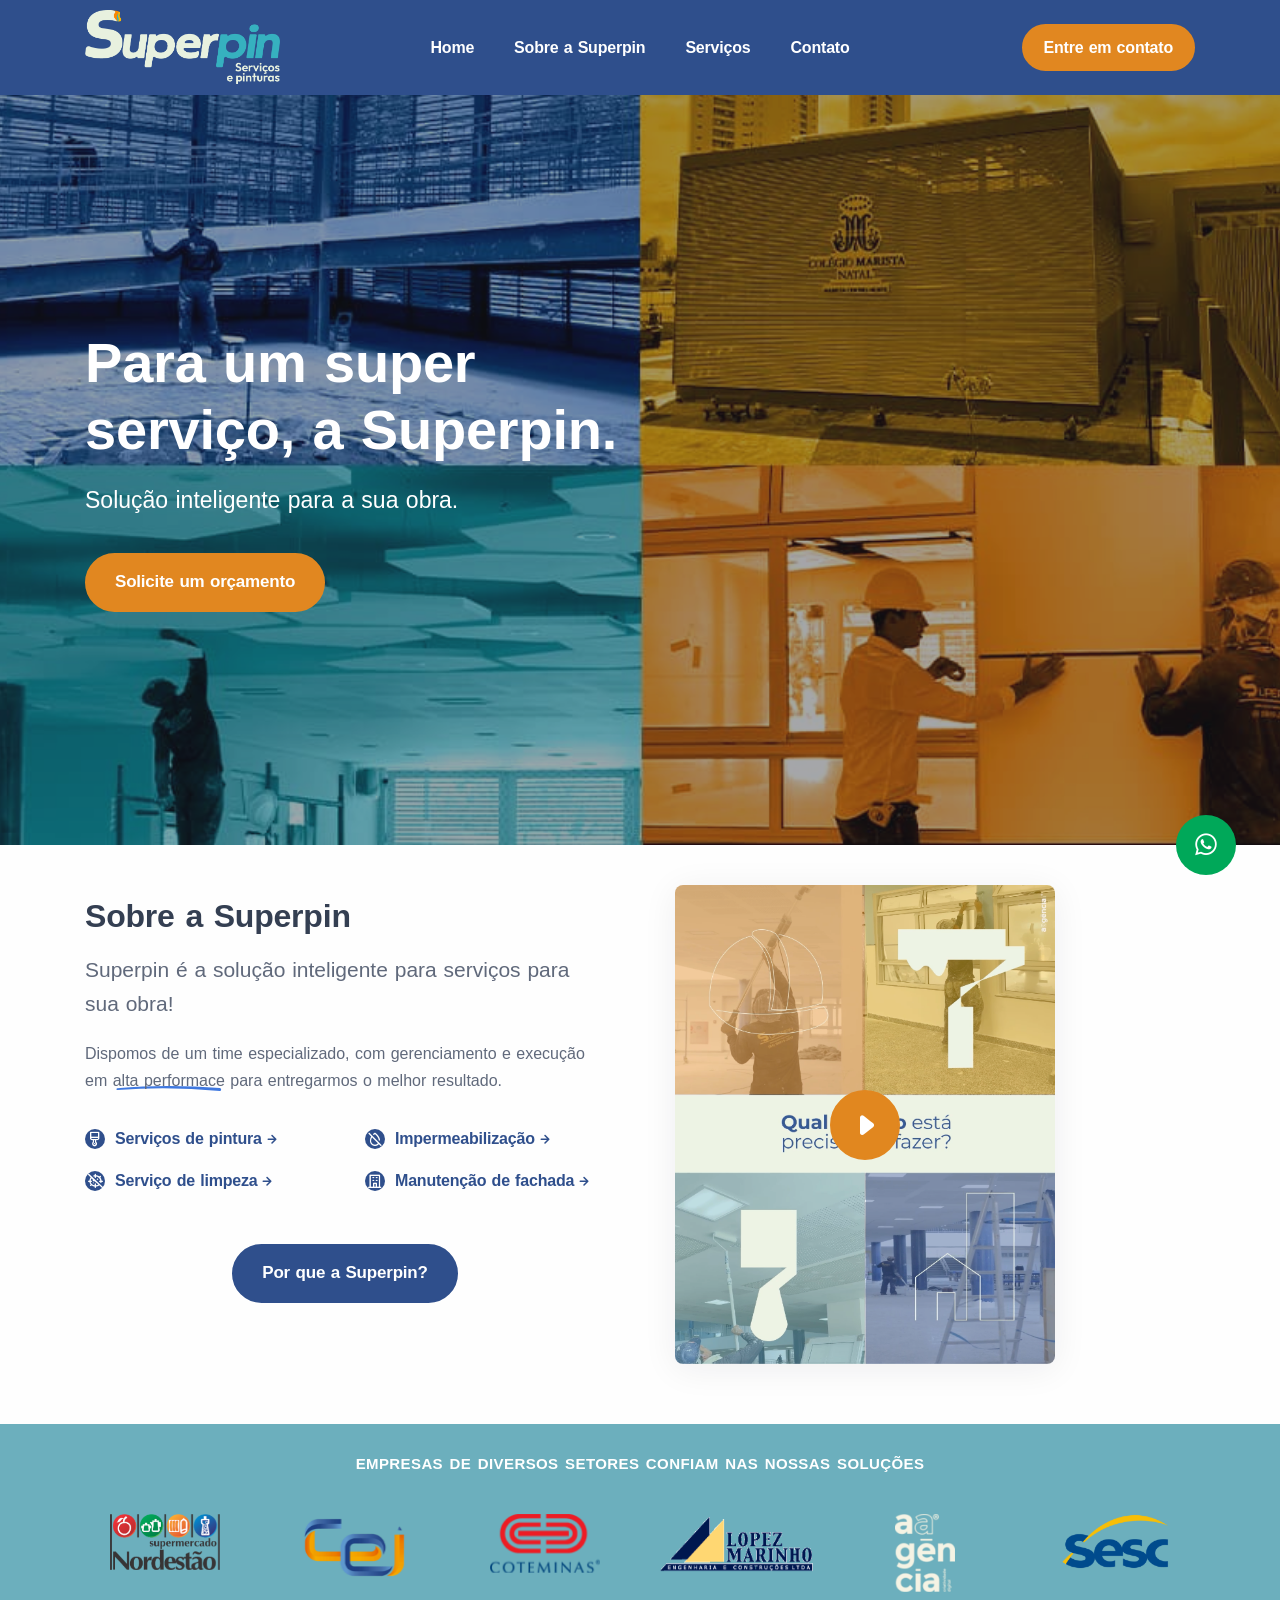
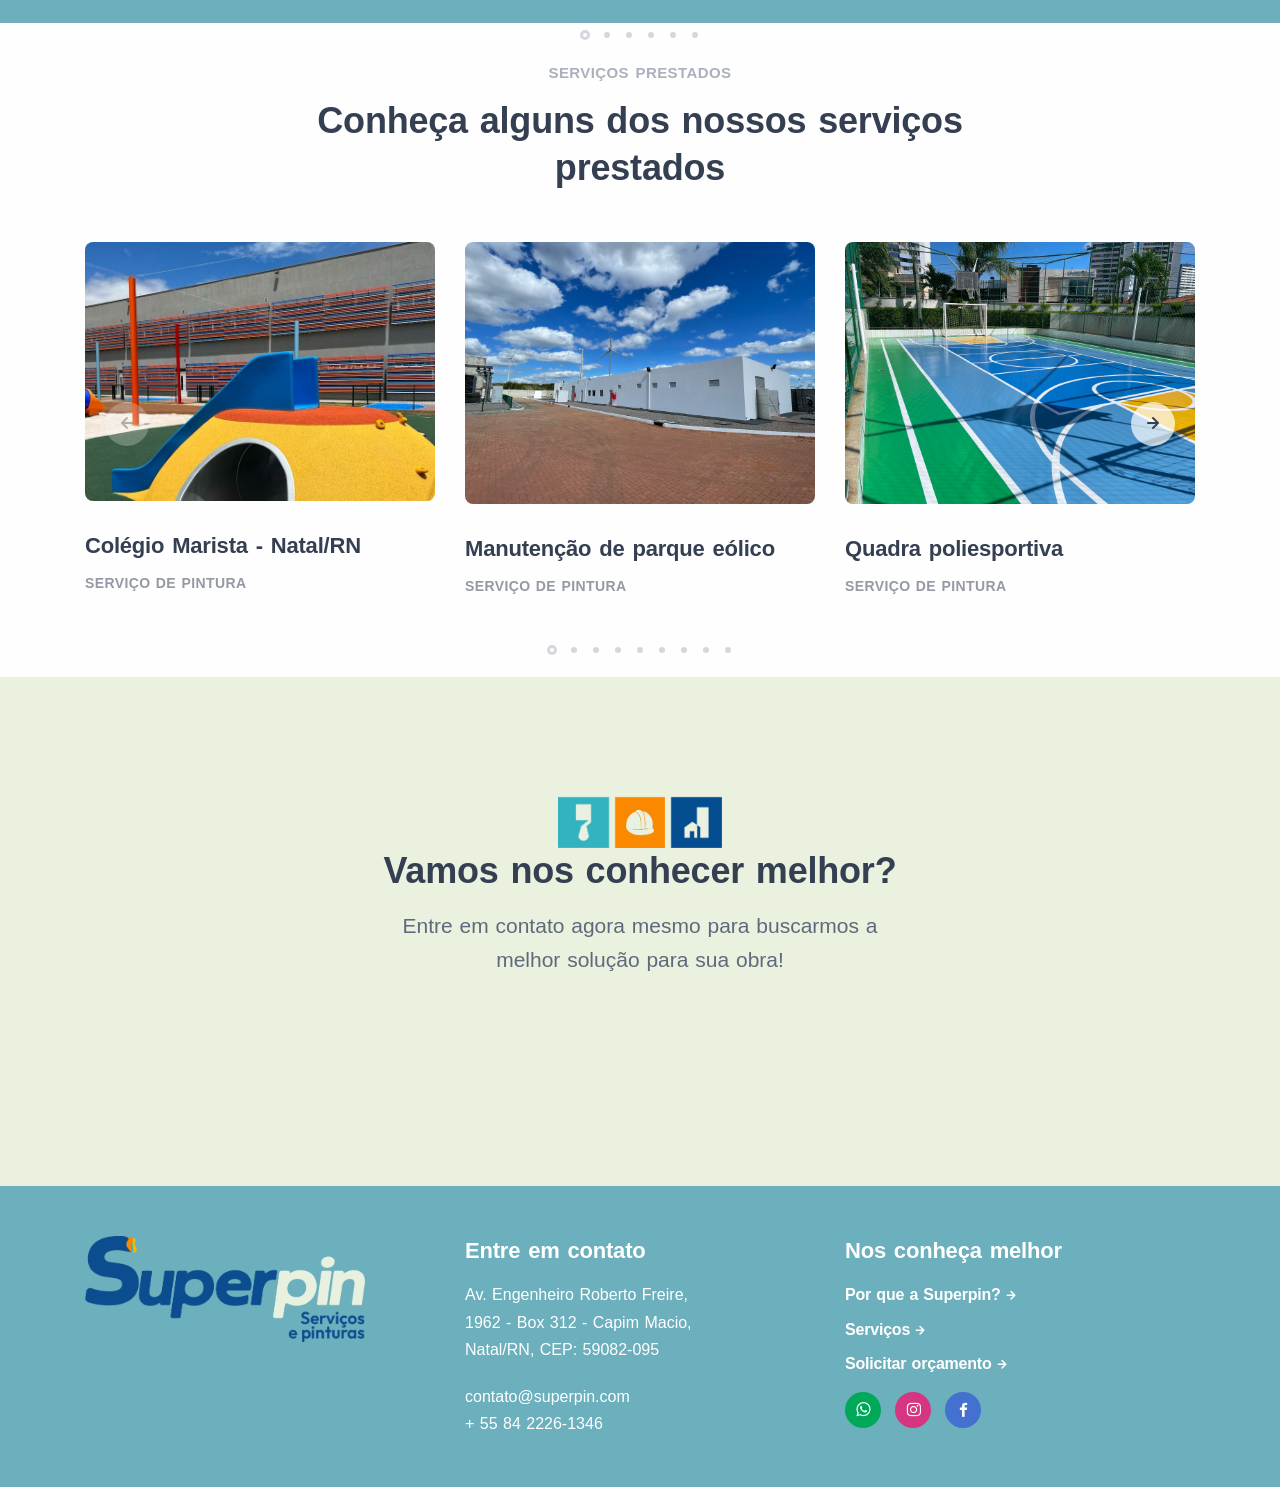
<file: index.html>
<!DOCTYPE html>
  <html lang="pt-br">
    <head>
      <meta charset="utf-8" />
      <meta name="viewport" content="width=device-width, initial-scale=1.0" />
      <meta
        name="description"
        content="Empresa prestadora de serviços de pintura, limpeza, impermeabilização e demais serviços para construção de Natal/RN"
      />
      <meta
        name="keywords"
        content="empresa de pintura Natal, pintor, serviço de pintura, pintura de parede, pintura airless, empresa de prestação de serviços de pintura, pintura de quadra poliesportiva, empresa de limpeza, serviço de limpeza, preço limpeza, lavagem, lavagem de fachada, impermeabilização, impermeabilização de laje, manta asfáltica, manutenção de fachada, substituição de junta de dilatação"
      />
      <meta name="author" content="Superpin" />
      <title>Superpin - Serviços e Pinturas</title>
      <link rel="shortcut icon" href="./assets/img/favicon1.png" />
      <link rel="stylesheet" href="./assets/css/plugins.css" />
      <link rel="stylesheet" href="./assets/css/style.css" />
      <link rel="stylesheet" href="https://fonts.googleapis.com/css?family=Montserrat>">
      <style>
        * {
          font-family: "Montserrat", sans-serif;
        }
      </style>
  <!-- Global site tag (gtag.js) - Google Analytics -->
      <script
        async
        src="https://www.googletagmanager.com/gtag/js?id=G-2SSFP15J9F"
      ></script>
      <script>
        window.dataLayer = window.dataLayer || [];
        function gtag() {
          dataLayer.push(arguments);
        }
        gtag("js", new Date());
        gtag("config", "G-2SSFP15J9F");
      </script>
      <!-- /Global site tag (gtag.js) - Google Analytics -->
      <!-- <open graph> -->
      <meta property="og:url" content="http://www.superpin.com.br" />
      <meta property="og:type" content="website" />
      <meta property="og:title" content="Superpin Serviços e Pinturas" />
      <meta property="og:description" content="Serviços para construção civil." />
      <meta
        property="og:image"
        content="//www.superpin.com.br/assets/img/logoSuperpinOpenGraph.jpg"
      />
      <!-- </open graph> -->
      
    </head>
    <body>
      <div class="content-wrapper">
        <header class="wrapper bg-soft-primary">
          <nav class="navbar navbar-expand-lg center-nav navbar-dark navbar-bg-dark">
            <div class="container flex-lg-row flex-nowrap align-items-center">
              <div class="navbar-brand w-100">
                <a href="./index.html">
                  <img
                    src="./assets/img/Logo 2.png"
                    srcset="./assets/img/Logo 2.png"
                    alt="Logo Superpin"
                    height="60%"
                    width="60%"
                  />
                </a>
              </div>
              <div
                class="navbar-collapse offcanvas offcanvas-nav offcanvas-start"
              >
                <div class="offcanvas-header d-lg-none">
                  <a href="./index.html"
                    ><img src="./assets/img/Logo 2.png" srcset="./assets/img/Logo
                    2.png" alt="Logo Superpin" height="60%" width="60%"
                  </a>
                  <button
                    type="button"
                    class="btn-close btn-close-white"
                    data-bs-dismiss="offcanvas"
                    aria-label="Close"
                  ></button>
                </div>
                <div class="offcanvas-body ms-lg-auto d-flex flex-column h-100">
                  <ul class="navbar-nav">
                    <li class="nav-item">
                      <a class="nav-link" href="./index.html">Home</a>
                    </li>
                    
                    <li class="nav-item">
                      <a class="nav-link" href="./about.html">Sobre a Superpin</a>
                    </li>
                    <!-- <li class="nav-item dropdown">
                      <a
                        class="nav-link dropdown-toggle"
                        href="#about"
                        data-bs-toggle="dropdown"
                        >Serviços</a
                      >
                      <ul class="dropdown-menu">
                        <li class="nav-item">
                          <a class="dropdown-item" href="#">Pintura</a>
                        </li>
                        <li class="nav-item">
                          <a class="dropdown-item" href="#">Limpeza</a>
                        </li>
                        <li class="nav-item">
                          <a class="dropdown-item" href="#">Impermeablização</a>
                        </li>
                        <li class="nav-item">
                          <a class="dropdown-item" href="#">Fachada</a>
                        </li>
                      </ul>
                    </li> -->
                    <li class="nav-item">
                      <a class="nav-link" href="./portfolio.html">Serviços</a>
                    </li>
                    <li class="nav-item">
                      <a class="nav-link scroll" href="#footer">Contato</a>
                    </li>
                  </ul>
                  <!-- /.navbar-nav -->
                  <div class="d-lg-none mt-auto pt-6 pb-6 order-4">
                    <a href="mailto:contato@superpin.com.br" class="link-inverse"
                      >contato@superpin.com.br</a
                    >
                    <br />
                    +55 84 2226-1346 <br />
                    <nav class="nav social social-white mt-4">
                      <a href="http://api.whatsapp.com/send/?phone=558422261346" target ="_blank"><i class="uil uil-whatsapp"></i></a>
                      <a href="http://facebook.com/SuperpinBR" target="_blank"><i class="uil uil-facebook-f"></i></a>
                      <a href="http://instagram.com/SuperpinBR" target="_blank"><i class="uil uil-instagram"></i></a>
                    </nav>
                    <!-- /.social -->
                  </div>
                  <!-- /offcanvas-nav-other -->
                </div>
                <!-- /.offcanvas-body -->
              </div>
              <!-- /.navbar-collapse -->
              <div class="navbar-other w-100 d-flex ms-auto">
                <ul class="navbar-nav flex-row align-items-center ms-auto">
                  <li class="nav-item d-none d-md-block">
                    <a
                      href="http://api.whatsapp.com/send/?phone=558422261346"
                      target ="_blank"
                      class="btn btn-sm btn-primary rounded-pill"
                      >Entre em contato</a
                    >
                  </li>
                  <li class="nav-item d-lg-none">
                    <button class="hamburger offcanvas-nav-btn">
                      <span></span>
                    </button>
                  </li>
                </ul>
                <!-- /.navbar-nav -->
              </div>
              <!-- /.navbar-other -->
            </div>
            <!-- /.container -->
          </nav>
          <!-- /.navbar -->
          <div
            class="offcanvas offcanvas-end text-inverse"
            id="offcanvas-info"
            data-bs-scroll="true"
          >
            <div class="offcanvas-header">
              <h3 class="text-white fs-30 mb-0">Superpin</h3>
              <button
                type="button"
                class="btn-close btn-close-white"
                data-bs-dismiss="offcanvas"
                aria-label="Close"
              ></button>
            </div>
            <div class="offcanvas-body pb-6">
              <div class="widget mb-8">
                <p>
                  Superpin serviços para construção
                </p>
              </div>
              <!-- /.widget -->
              <div class="widget mb-8">
                <h4 class="widget-title text-white mb-3">Contato</h4>
                <address>
                  Av. Engenheiro Roberto Freire, 1962 - Box 312 <br />
                  Capim Macio, Natal/RN, CEP: 59082-095
                </address>
                <a href="mailto:contato@superpin.com.br">contato@superpin.com.br</a><br />
                +55 (84) 2226-1346
              </div>
              /.widget -->
              <!-- <div class="widget mb-8">
                <h4 class="widget-title text-white mb-3">Learn More</h4>
                <ul class="list-unstyled">
                  <li><a href="#">Our Story</a></li>
                  <li><a href="#">Terms of Use</a></li>
                  <li><a href="#">Privacy Policy</a></li>
                  <li><a href="#">Contact Us</a></li>
                </ul>
              </div> -->
              <!-- /.widget -->
              <!-- <div class="widget">
                <h4 class="widget-title text-white mb-3">Follow Us</h4>
                <nav class="nav social social-white">
                  <a href="#"><i class="uil uil-twitter"></i></a>
                  <a href="#"><i class="uil uil-facebook-f"></i></a>
                  <a href="#"><i class="uil uil-dribbble"></i></a>
                  <a href="#"><i class="uil uil-instagram"></i></a>
                  <a href="#"><i class="uil uil-youtube"></i></a>
                </nav>
                <!-- /.social -->
              </div> -->
              <!-- /.widget
            </div>
            <!-- /.offcanvas-body -->
          </div>
          <!-- /.offcanvas -->
          <div
            class="offcanvas offcanvas-top bg-light"
            id="offcanvas-search"
            data-bs-scroll="true"
          >
            <div class="container d-flex flex-row py-6">
              <form class="search-form w-100">
                <input
                  id="search-form"
                  type="text"
                  class="form-control"
                  placeholder="Type keyword and hit enter"
                />
              </form>
              <!-- /.search-form -->
              <button
                type="button"
                class="btn-close"
                data-bs-dismiss="offcanvas"
                aria-label="Close"
              ></button>
            </div>
            <!-- /.container -->
          </div>
          <!-- /.offcanvas -->
        </header>
        <!-- /header -->
      
        <section id="hero" class="wrapper bg-dark">
          <div
            class="swiper-container swiper-hero dots-over"
            data-margin="0"
            data-autoplay="true"
            data-autoplaytime="7000"
            data-nav="true"
            data-dots="true"
            data-items="1"
          >
            <div class="swiper">
              <div class="swiper-wrapper">
                <div
                  class="swiper-slide bg-overlay bg-overlay-400 bg-dark bg-image"
                  data-image-src="./assets/img/capa.jpg"
                >
                  <div class="container h-100">
                    <div class="row h-100">
                      <div
                        class="col-md-10 offset-md-1 col-lg-7 offset-lg-0 col-xl-6 col-xxl-5 text-center text-lg-start justify-content-center align-self-center align-items-start"
                      >
                        <h2
                          class="display-1 fs-56 mb-4 text-white animate__animated animate__slideInDown animate__delay-1s"
                        >
                          Para um super serviço, a Superpin.
                        </h2>
                        <p
                          class="lead fs-23 lh-sm mb-7 text-white animate__animated animate__slideInRight animate__delay-2s"
                        >
                          Solução inteligente para a sua obra.
                        </p>
                        <div
                          class="animate__animated animate__slideInUp animate__delay-3s"
                        >
                          <a
                            href="http://api.whatsapp.com/send/?phone=558422261346" 
                            target ="_blank"
                            class="btn btn-lg btn-primary rounded-pill"
                            >Solicite um orçamento</a
                          >
                        </div>
                      </div>
                      <!--/column -->
                    </div>
                    <!--/.row -->
                  </div>
                  <!--/.container -->
                </div>
                <!--/.swiper-slide -->
                
        </section>
        <!-- Section portfolio -->
        <section id="about" class="wrapper bg-light">
          <div class="container py-14 py-md-8">
            <div class="row gx-lg-8 gx-xl-12 gy-10 mb-4 align-items-center">
              <div class="col-lg-6 position-relative order-lg-2 w-25">
                <div class="overlap-grid overlap-grid-2 ">
                  <a href="./assets/media/ST.mp4"
                  class="btn btn-circle btn-primary btn-play ripple mx-auto mb-6 position-absolute" 
                  style="top:50%; left: 50%; transform: translate(-50%,-50%); z-index:3"
                  data-glightbox><i class="icn-caret-right"></i></a>
                  <figure 
                    class="rounded shadow-lg">
                    <img 
                      src="./assets/img/posterVideo.png" 
                      srcset="./assets/img/posterVideo.png" 
                      alt="video boas vindas Superpin">
                    </figure>
                  </div>
              </div>
              <!--/column -->
              <div class="col-lg-6 ">
                <!-- <img
                  src="./assets/img/icons/lineal/bucket.svg"
                  class="svg-inject icon-svg icon-svg-md mb-4"
                  alt=""
                /> -->
                <div data-cues="slideInDown" 
                data-group="page-title" 
                data-delay="300"
                data-duration="1000">

                  <h2 class="display-5 mb-3">Sobre a Superpin</h2>
                  <p class="lead fs-lg">Superpin é a solução inteligente para serviços para sua obra!       
                  </p>
                  <p class="mb-6">
                    
                    Dispomos de um time especializado, com gerenciamento e execução em <span class="underline-3 style-3 primary">alta performace</span> para entregarmos o melhor resultado.
                  </p>
                  <div class="row gy-3 gx-xl-8">
                    <div class="col-xl-6">
                      <ul class="icon-list bullet-bg bullet-primary mb-0">
                        <li>
                          <span><i class="uil uil-brush-alt"></i></span
                            ><a href="./portfolio.html" target="" class="hover link-body more">Serviços de pintura</a>
                        </li>
                        <li class="mt-3">
                          <span><i class="uil uil-virus-slash"></i></span
                            
                          
                          ><a href="./portfolio.html" target="" class="hover link-body more">Serviço de limpeza</a>
                          
                        </li>
                      </ul>
                    </div>
                    <!--/column -->
                    <div class="col-xl-6">
                      <ul class="icon-list bullet-bg bullet-primary mb-0">
                        <li>
                          <span><i class="uil uil-water-drop-slash"></i></span
                          ><a href="./portfolio.html" target="" class="hover link-body more">Impermeabilização</a>
                        </li>
                      
                        <li class="mt-3">
                          <span><i class="uil uil-building"></i></span
                          ><a href="./portfolio.html" target="" class="hover link-body more">Manutenção de fachada</a></a>
                        </li>
                      </ul>
                    </div>
                    
                    <!--/column -->
                  </div>
                  <div
                            class="my-10 text-center "
                          >
                            <a
                              href="./about.html" 
                              class="btn btn-lg btn-secondary rounded-pill"
                              >Por que a Superpin?</a
                            >
                          </div>
                  
                  <!--/.row -->
                </div>
                
                <!--/column -->
              </div>
              <!--/.row -->
              </div>
            
          </section>
          <section id="clients" class="wrapper bg-light-superpin wrapper-border">
            <div class="container py-14 py-md-6">
              <h2 class="fs-15 text-uppercase  text-center text-white mb-8">Empresas de diversos setores confiam nas nossas soluções</h2>
              <div class="swiper-container clients mb-0 " 
                    data-margin="30" 
                    data-dots="true" 
                    data-autoplay-timeout="1000" 
                    data-items-xxl="7" 
                    data-items-xl="6" 
                    data-items-lg="5" 
                    data-items-md="4" 
                    data-items-xs="3">
                <div class="swiper">
                  <div class="swiper-wrapper">
                    <div class="swiper-slide px-5"><img src="./assets/img/clients/Nordestão.png" data-cue="fadeIn"  alt="Logo Nordestão" /></div>
                    <div class="swiper-slide px-5"><img src="./assets/img/clients/CEI.svg" data-cue="fadeIn" alt="Logo CEI " /></div>
                    <div class="swiper-slide px-5"><img src="./assets/img/clients/Coteminas.png"data-cue="fadeIn"  alt="Logo Coteminas" /></div>
                    <div class="swiper-slide"><img src="./assets/img/clients/Lopes Marinho.png" data-cue="fadeIn" alt="Logo Lopes Marinho" /></div>
                    <div class="swiper-slide px-10"><img src="./assets/img/clients/aagencia-logo.png" data-cue="fadeIn"  alt="Logo AAgência" /></div>
                    <div class="swiper-slide px-5"><img src="./assets/img/clients/SESC.png"data-cue="fadeIn" alt="Logo SESC" /></div>
                    <div class="swiper-slide px-5"><img src="./assets/img/clients/fecomercio.png"data-cue="fadeIn" alt="Logo Fecomercio" /></div>
                    <div class="swiper-slide"><img src="./assets/img/clients/Marista.png" data-cue="fadeIn"alt="Logo Marista" /></div>
                    <div class="swiper-slide px-4"><img src="./assets/img/clients/Nelson Wilians.png" data-cue="fadeIn"alt="Logo Nelson Wilians" /></div>
                    <div class="swiper-slide"><img src="./assets/img/clients/ruiCadete.png" data-cue="fadeIn"alt="Logo Rui Cadete" /></div>
                    <!-- <div class="swiper-slide px-2"><img src="./assets/img/clients/Favorito.png" alt="" /></div> -->
                    <div class="swiper-slide px-5"><img src="./assets/img/clients/Queiroz Atacadão.png" data-cue="fadeIn"alt="Logo Atacadão" /></div>
                  </div>
                  <!--/.swiper-wrapper -->
                </div>
                <!-- /.swiper -->
              </div>
              <!-- /.swiper-container -->
            </div>
            <!-- /.container -->
          </section>
            <!-- /section clients-->
            <section id="portfolio" class="wrapper bg-light">
              <div class="container py-14 py-md-8">
                <div class="row">
                  <div class="col-lg-9 col-xl-8 col-xxl-7 mx-auto text-center">
                    <h2 class="fs-15 text-uppercase text-muted mb-3">SERVIÇOS PRESTADOS</h2>
                    <h3 class="display-4 mb-10">Conheça alguns dos nossos serviços prestados</h3>
                  </div>
                  <!-- /column -->
                </div>
                <!-- /.row -->
                <div class="swiper-container grid-view mb-6" data-margin="30" data-nav="true" data-dots="true" data-items-xl="3" data-items-md="2" data-items-xs="1">
                  <div class="swiper">
                    <div class="swiper-wrapper">
                      <div class="swiper-slide">
                        <figure class="rounded mb-6"><img 
                          src="./assets/img/fachadaMarista.jpg" 
                          srcset="./assets/img/fachadaMarista.jpg" 
                          data-cue="slideInRight"
                          alt="Colégio Marista" /><a class="item-link" 
                          href="./assets/img/Fachada marista.jpg" 
                          data-glightbox data-gallery="projects-group"
                         >
                         <i class="uil uil-focus-add"></i></a></figure>
                        <div class="project-details d-flex justify-content-center flex-column">
                          <div class="post-header">
                            <h2 class="post-title h3"><a href="./obra-colegioMarista.html" target="" class="link-dark">Colégio Marista - Natal/RN</a></h2>
                            <div class="post-category text-ash">Serviço de pintura</div>
                          </div>
                          <!-- /.post-header -->
                        </div>
                        <!-- /.project-details -->
                      </div>
                      <!--/.swiper-slide -->
                      <div class="swiper-slide">
                        <figure class="rounded mb-6"><img src="./assets/img/parqueEolico.jpg" 
                          srcset="./assets/img/parqueEolico.jpg" 
                          data-cue="slideInRight"
                          alt="Manutenção de parque eólico" /><a class="item-link" href="./assets/img/parqueEolico.jpg" data-glightbox data-gallery="projects-group"><i class="uil uil-focus-add"></i></a></figure>
                        <div class="project-details d-flex justify-content-center flex-column">
                          <div class="post-header">
                            <h2 class="post-title h3"><a href="./parqueEolico.html" target="" class="link-dark">Manutenção de parque eólico</a></h2>
                            <div class="post-category text-ash">Serviço de pintura</div>
                          </div>
                          <!-- /.post-header -->
                        </div>
                        <!-- /.project-details -->
                      </div>
                      <!--/.swiper-slide -->
                      <div class="swiper-slide">
                        <figure class="rounded mb-6">
                          <img src="./assets/img/quadraPoliesportiva.jpg" 
                          srcset="./assets/img/quadraPoliesportiva.jpg" 
                          data-cue="slideInRight" alt="Quadra poliesportiva" /><a 
                          class="item-link" 
                          href="./assets/img/quadraPoliesportiva.jpg" data-glightbox data-gallery="projects-group"><i class="uil uil-focus-add"></i></a></figure>
                        <div class="project-details d-flex justify-content-center flex-column">
                          <div class="post-header">
                            <h2 class="post-title h3"><a href="./quadraPoliesportiva.html"  target="" class="link-dark">Quadra poliesportiva</a></h2>
                            <div class="post-category text-ash">Serviço de pintura</div>
                          </div>
                          <!-- /.post-header -->
                        </div>
                        <!-- /.project-details -->
                      </div>
                      <!--/.swiper-slide -->
                      <div class="swiper-slide">
                        <figure class="rounded mb-6"><img src="./assets/img/pinturaIndustrial.jpg" srcset="./assets/img/pinturaIndustrial.jpg" data-cue="slideInRight" alt="Pintura Industrial" /><a class="item-link" href="./assets/img/pinturaIndustrial.jpg" data-glightbox data-gallery="projects-group"><i class="uil uil-focus-add"></i></a></figure>
                        <div class="project-details d-flex justify-content-center flex-column">
                          <div class="post-header">
                            <h2 class="post-title h3"><a href="./pinturaIndustrial.html" target="" class="link-dark">Pintura industrial</a></h2>
                            <div class="post-category text-ash">Serviço de pintura</div>
                          </div>
                          <!-- /.post-header -->
                        </div>
                        <!-- /.project-details -->
                      </div>
                      <!--/.swiper-slide -->
                      <div class="swiper-slide">
                        <figure class="rounded mb-6"><img src="./assets/img/pinturaEstacionamento.jpg" srcset="./assets/img/pinturaEstacionamento.jpg" data-cue="slideInRight" alt="Pintura de estacionamento" /><a class="item-link" href="./assets/img/pinturaEstacionamento.jpg" data-glightbox data-gallery="projects-group"><i class="uil uil-focus-add"></i></a></figure>
                        <div class="project-details d-flex justify-content-center flex-column">
                          <div class="post-header">
                            <h2 class="post-title h3"><a href="./pinturaEstacionamento.html" target="" class="link-dark">Pintura de estacionamento</a></h2>
                            <div class="post-category text-ash">Serviço de pintura</div>
                          </div>
                          <!-- /.post-header -->
                        </div>
                        <!-- /.project-details -->
                      </div>
                      <!--/.swiper-slide -->
                      <div class="swiper-slide">
                        <figure class="rounded mb-6"><img src="./assets/img/pinturaFachada.jpg" srcset="./assets/img/pinturaFachada.jpg" data-cue="slideInRight" alt="Manutenção de fachada" /><a class="item-link" href="./assets/img/pinturaFachada.jpg" data-glightbox data-gallery="projects-group"><i class="uil uil-focus-add"></i></a></figure>
                        <div class="project-details d-flex justify-content-center flex-column">
                          <div class="post-header">
                            <h2 class="post-title h3"><a href="./manutencaoFachada.html" target=""class="link-dark">Manutenção de fachada</a></h2>
                            <div class="post-category text-ash">Manutenção de fachada</div>
                          </div>
                          <!-- /.post-header -->
                        </div>
                        <!-- /.project-details -->
                      </div>
                      <!--/.swiper-slide -->
                      <div class="swiper-slide">
                        <figure class="rounded mb-6">
                          <img src="./assets/img/manutencaoEscola.jpg" 
                                srcset="./assets/img/manutencaoEscola.jpg" 
                                alt="./assets/img/manutencaoEscola.jpg" />
                                
                          <a class="item-link" href="./manutencaoEscola.html" data-glightbox data-gallery="projects-group">
                          <i class="uil uil-focus-add"></i>
                        </a>
                      </figure>
                        <div class="project-details d-flex justify-content-center flex-column">
                          <div class="post-header">
                            <h2 class="post-title h3"><a href="./manutencaoEscola.html"target="" class="link-dark">Manutenção de escolas</a></h2>
                            <div class="post-category text-ash">Serviço de manutenção</div>
                          </div>
                          <!-- /.post-header -->
                        </div>
                        <!-- /.project-details -->
                      </div>
                      <!--/.swiper-slide -->
                      <div class="swiper-slide">
                        <figure class="rounded mb-6"><img src="./assets/img/impermeabilizacao.jpg" srcset="./assets/img/impermeabilizacao.jpg" data-cue="slideInRight"  alt="Impermeabilização" /><a class="item-link" href="./assets/img/impermeabilizacao.jpg" data-glightbox data-gallery="projects-group"><i class="uil uil-focus-add"></i></a></figure>
                        <div class="project-details d-flex justify-content-center flex-column">
                          <div class="post-header">
                            <h2 class="post-title h3"><a href="./impermeabilizacaoMuros.html" target=""class="link-dark">Impermeabilização de muros</a></h2>
                            <div class="post-category text-ash">Impermeabilização</div>
                          </div>
                          <!-- /.post-header -->
                        </div>
                        <!-- /.project-details -->
                      </div>
                      <!--/.swiper-slide -->
                      <div class="swiper-slide">
                        <figure class="rounded mb-6"><img src="./assets/img/pisoEpoxi.jpg" srcset="./assets/img/pisoEpoxi.jpg" data-cue="slideInRight" alt="Piso epóxi em escola infantil" /><a class="item-link" href="./assets/img/pisoEpoxi.jpg" data-glightbox data-gallery="projects-group"><i class="uil uil-focus-add"></i></a></figure>
                        <div class="project-details d-flex justify-content-center flex-column">
                          <div class="post-header">
                            <h2 class="post-title h3"><a href="./pisoEpoxi.html"target="" class="link-dark">Piso epóxi em escola infantil</a></h2>
                            <div class="post-category text-ash">Serviço de pintura</div>
                          </div>
                          <!-- /.post-header -->
                        </div>
                        <!-- /.project-details -->
                      </div>
                      <!--/.swiper-slide -->
                      <div class="swiper-slide">
                        <figure class="rounded mb-6"><img src="./assets/img/pistaAtletismo.jpg" srcset="./assets/img/pistaAtletismo.jpg"data-cue="slideInRight"  alt="Pintura de pista de atletismo" /><a class="item-link" href="./assets/img/pistaAtletismo.jpg" data-glightbox data-gallery="projects-group"><i class="uil uil-focus-add"></i></a></figure>
                        <div class="project-details d-flex justify-content-center flex-column">
                          <div class="post-header">
                            <h2 class="post-title h3"><a href="./pistaAtletismo.html"target="" class="link-dark">Pintura de pista de atletismo</a></h2>
                            <div class="post-category text-ash">Serviço de pintura</div>
                          </div>
                          <!-- /.post-header -->
                        </div>
                        <!-- /.project-details -->
                      </div>
                      <!--/.swiper-slide -->
                      <div class="swiper-slide">
                        <figure class="rounded mb-6"><img src="./assets/img/manutencaoAlambrado.jpg" srcset="./assets/img/manutencaoAlambrado.jpg"data-cue="slideInRight"  alt="Manutenção de alambrado" /><a class="item-link" href="./assets/img/manutencaoAlambrado.jpg" data-glightbox data-gallery="projects-group"><i class="uil uil-focus-add"></i></a></figure>
                        <div class="project-details d-flex justify-content-center flex-column">
                          <div class="post-header">
                            <h2 class="post-title h3"><a href="./manutencaoAlambrado.html"target="" class="link-dark">Manutenção de alambrado</a></h2>
                            <div class="post-category text-ash">Serralheria e pintura</div>
                          </div>
                          <!-- /.post-header -->
                        </div>
                        <!-- /.project-details -->
                      </div>
                      <!--/.swiper-slide -->
                    </div>
                    <!--/.swiper-wrapper -->
                  </div>
                  <!-- /.swiper -->
                </div>
                <!-- /.swiper-container -->
              </div>
              <!-- /.container -->
            </section>
            <!-- /section -->
            <!-- /section portfolio-->

          <section class="wrapper bg-light-secondary-superpin">
            <div class="container py-14 py-md-16 text-center">
              <div class="row">
                <div class="col-md-9 col-lg-7 col-xl-7 mx-auto text-center">
                  <img data-cue="fadeIn" src="./assets/img/elements/1.png" alt="elemento 1" width="8%" >
                  <img data-cue="fadeIn"src="./assets/img/elements/2.png" alt="elemento 2" width="8%">
                  <img data-cue="fadeIn"src="./assets/img/elements/3.png" alt="elemento 3" width="8%">
                  <h2 class="display-4 mb-3">Vamos nos conhecer melhor?</h2>
                  <p class="lead fs-lg mb-6 px-xl-10 px-xxl-15">Entre em contato agora mesmo para buscarmos a melhor solução para sua obra!</p>
                  <a href="http://api.whatsapp.com/send/?phone=558422261346" target ="_blank" class="btn btn-lg btn-primary rounded" data-cue="zoomIn">Quero um orçamento</a>
                </div>
                <!-- /column -->
              </div>
              <!-- /.row -->
            </div>
            <!-- /.container -->
          </section>
          <!-- /section -->
        
      </div>
      <footer id="footer" class="bg-light-superpin">
        <div class="container py-13 py-md-10">
          <div class="row gy-6 gy-lg-0">
            <div class="col-md-4">
              <div class="widget">
                <img class="mb-3" src="./assets/img/Logo 3.png" srcset="./assets/img/Logo 3.png" alt="Logo Superpin" heigth="80%" width="80%" />
                <!-- <p class="text-white">© 2023 Superpin. <br class="d-none d-lg-block" />Marca registrada.</p> -->
                
              </div>
              <!-- /.widget -->
            </div>
            <!-- /column -->
            <div class="col-md-4">
              <div class="widget">
                <h3 class="widget-title text-white mb-3">Entre em contato</h3>
                <address class="pe-xl-15 pe-xxl-17 text-white ">Av. Engenheiro Roberto Freire, 1962 - Box 312 - Capim Macio, Natal/RN, CEP: 59082-095</address>
                <a class="text-white" href="mailto:contato@superpin.com.br">contato@superpin.com</a><br>  
                <a href="http://api.whatsapp.com/send/?phone=558422261346" class="text-white" target ="_blank">+ 55 84 2226-1346</a>
              </div>
              <!-- /.widget -->
            </div>
            <!-- /column -->
            <div class="col-md-4">
              <div class="widget">
                <h3 class="widget-title text-white mb-3">Nos conheça melhor</h3>
                <ul class="list-unstyled mb-0 text-white">
                  <li><a href="./about.html" class="text-white hover more ">Por que a Superpin?</a></li>
                  <li><a href="./portfolio.html" class="text-white hover more">Serviços</a></li>
                  <li><a href="http://api.whatsapp.com/send/?phone=558422261346" target="_blank" class="text-white hover more">Solicitar orçamento</a></li>
                </ul>
              </div>
              <!-- /.widget -->
              <nav class="nav social mt-3">
                <a href="http://api.whatsapp.com/send/?phone=558422261346" target ="_blank" class="btn btn-circle btn-sm btn-whatsapp"><i class="uil uil-whatsapp"></i></a>
                <a href="http://instagram.com/SuperpinBR" target="_blank" class="btn btn-circle btn-sm btn-instagram"><i class="uil uil-instagram"></i></a>
                <a href="http://facebook.com/SuperpinBR" target="_blank" class="btn btn-circle btn-sm btn-facebook"><i class="uil uil-facebook-f"></i></a>
              </nav>
              <!-- /.social -->
            </div>
            
          </div>
          <!--/.row -->
        </div>
        <!-- /.container -->
      </footer>
        <!-- <div class="progress-wrap">
          <svg
            class="progress-circle svg-content"
            width="100%"
            height="100%"
            viewBox="-1 -1 102 102"
          >

          
            <path d="M50,1 a49,49 0 0,1 0,98 a49,49 0 0,1 0,-98" />
          </svg>
        </div> -->
        <nav class="nav social">
          <a href="http://api.whatsapp.com/send/?phone=558422261346" target ="_blank" class="btn btn-circle btn-lg btn-whatsapp whatsapp-icon-fixed"><i class="uil uil-whatsapp"></i></a>
        </nav>
        
          
      <script src="./assets/js/plugins.js"></script>
      <script src="./assets/js/theme.js"></script>
    </body>
  </html>
</file>
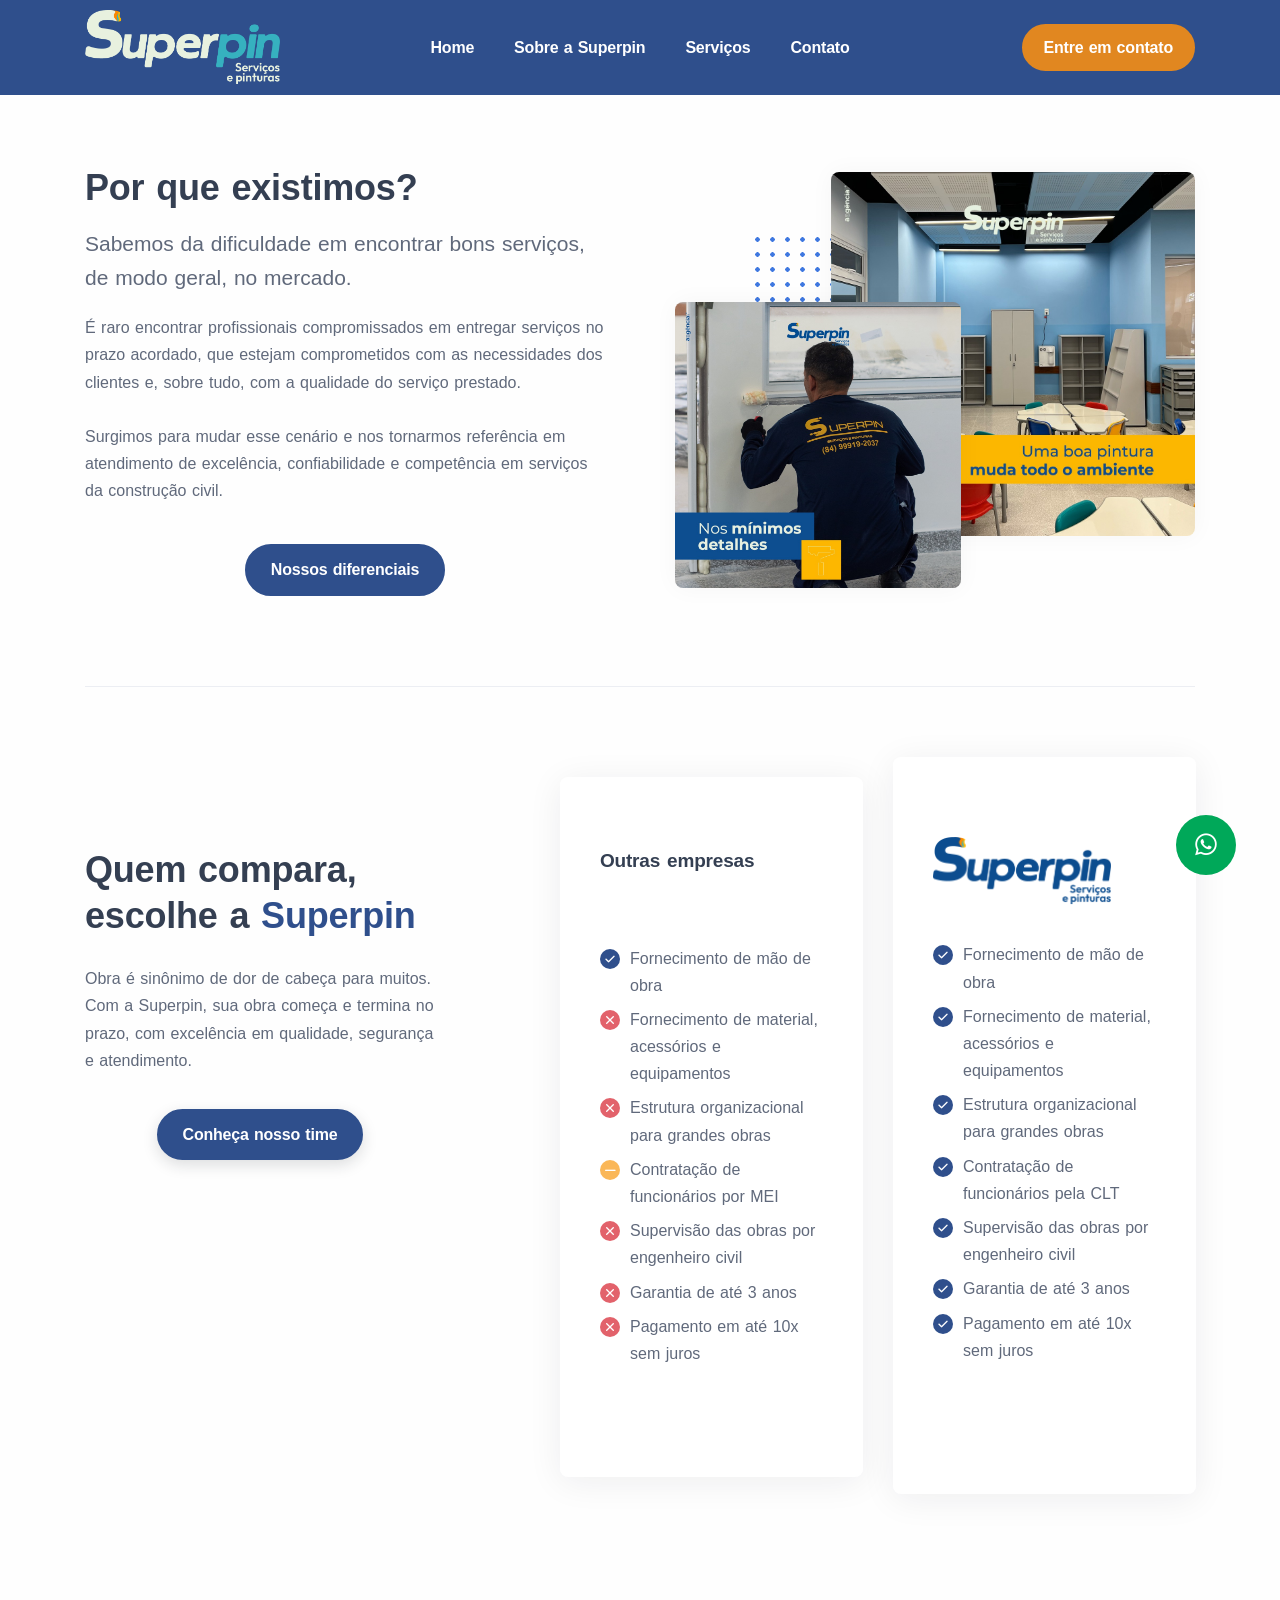
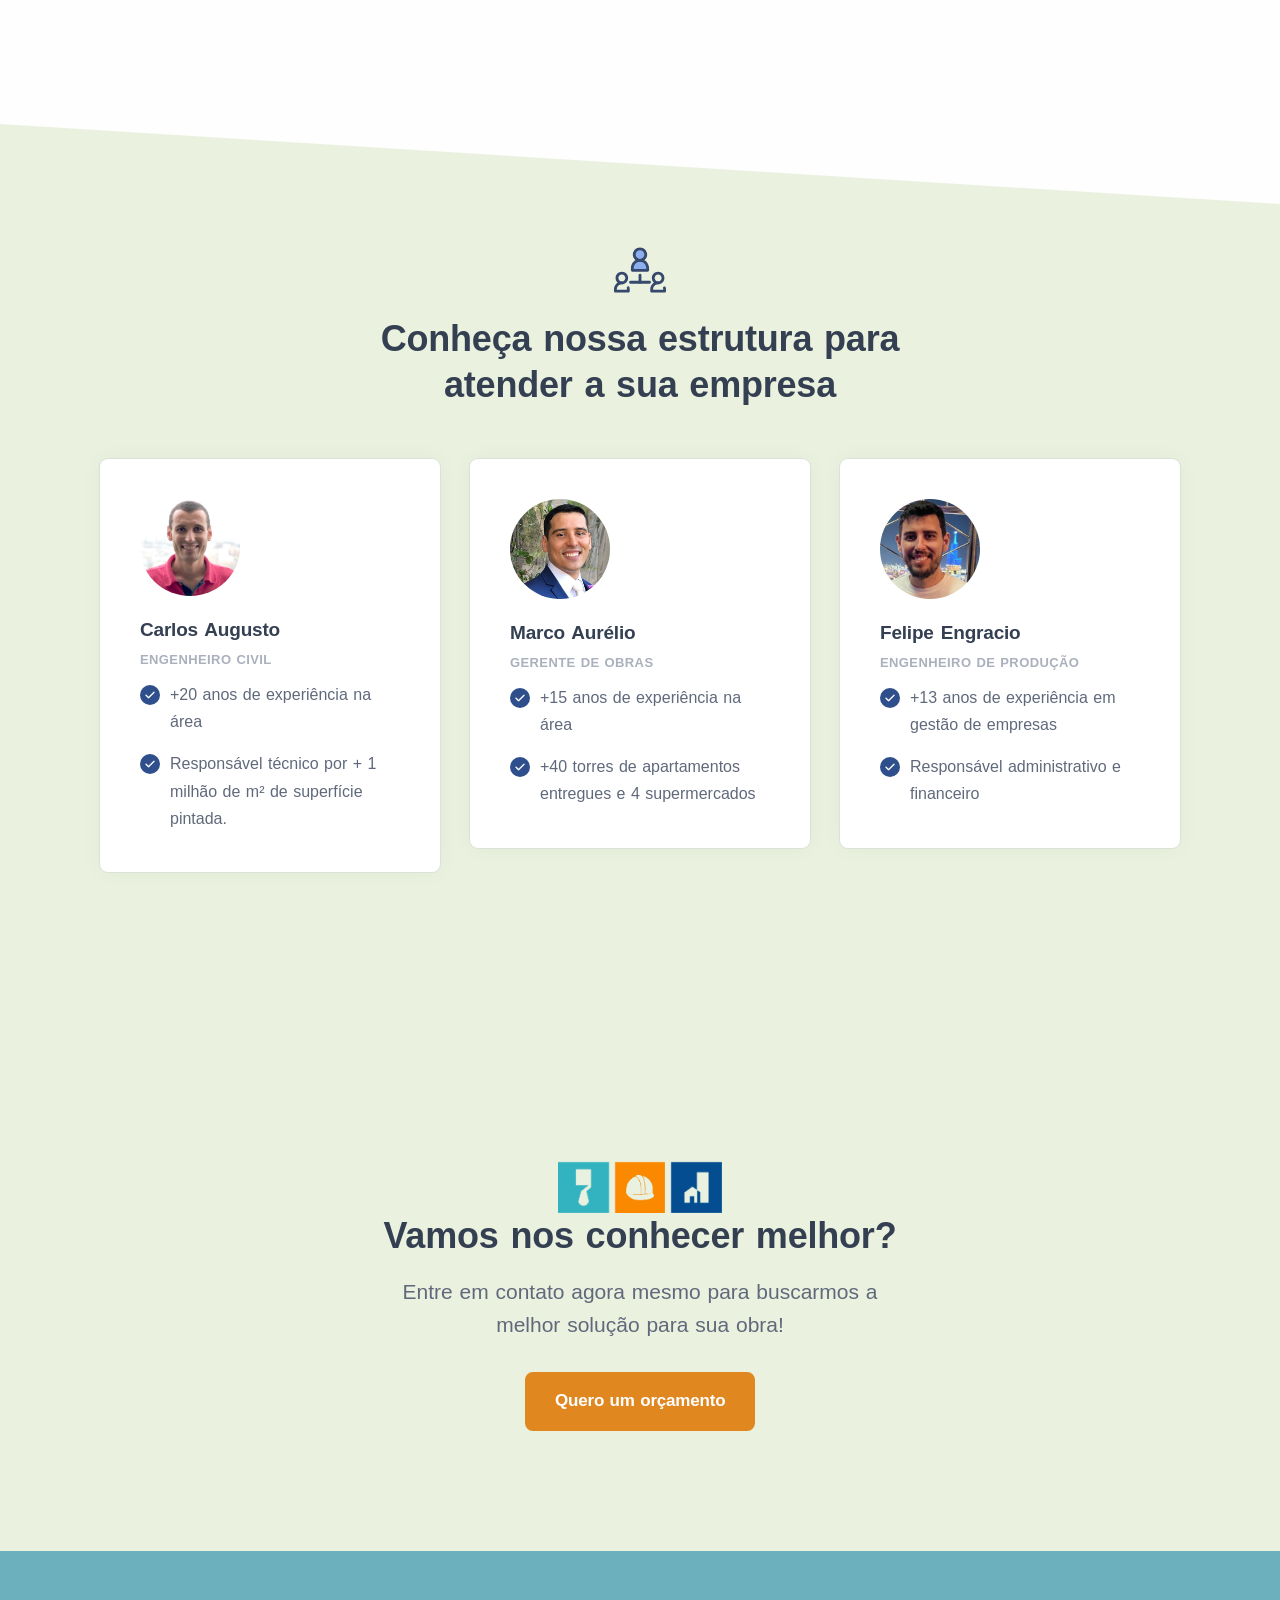
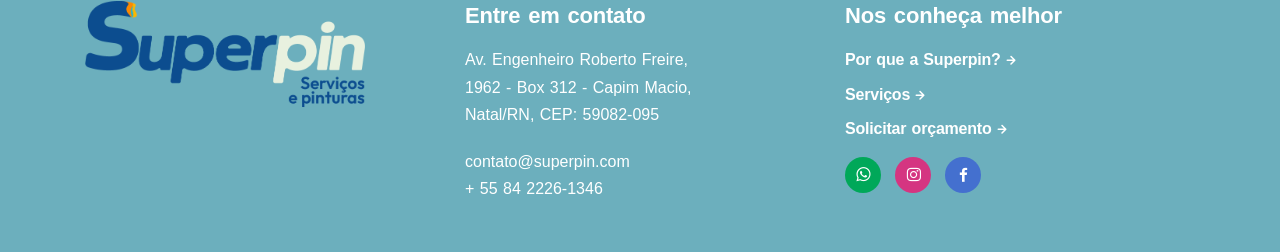
<file: about.html>
<!DOCTYPE html>
<html lang="pt-br">
  <head>
    <meta charset="utf-8" />
    <meta name="viewport" content="width=device-width, initial-scale=1.0" />
    <meta
      name="description"
      content="Empresa prestadora de serviços de pintura, limpeza, impermeabilização e demais serviços para construção de Natal/RN"
    />
    <meta
      name="keywords"
      content="empresa de pintura Natal, pintor, serviço de pintura, pintura de parede, pintura airless, empresa de prestação de serviços de pintura, pintura de quadra poliesportiva, empresa de limpeza, serviço de limpeza, preço limpeza, lavagem, lavagem de fachada, impermeabilização, impermeabilização de laje, manta asfáltica, manutenção de fachada, substituição de junta de dilatação"
    />
    <meta name="author" content="Superpin" />
    <title>Superpin - Serviços e Pinturas</title>
    <link rel="shortcut icon" href="./assets/img/favicon.png" />
    <link rel="stylesheet" href="./assets/css/plugins.css" />
    <link rel="stylesheet" href="./assets/css/style.css" />
    <link
      rel="stylesheet"
      href="https://fonts.googleapis.com/css?family=Montserrat>"
    />
    <style>
      * {
        font-family: "Montserrat", sans-serif;
      }
    </style>
    <!-- Global site tag (gtag.js) - Google Analytics -->
    <script
      async
      src="https://www.googletagmanager.com/gtag/js?id=G-2SSFP15J9F"
    ></script>
    <script>
      window.dataLayer = window.dataLayer || [];
      function gtag() {
        dataLayer.push(arguments);
      }
      gtag("js", new Date());
      gtag("config", "G-2SSFP15J9F");
    </script>
    <!-- /Global site tag (gtag.js) - Google Analytics -->
    <!-- <open graph> -->
    <meta property="og:url" content="http://www.superpin.com.br" />
    <meta property="og:type" content="website" />
    <meta property="og:title" content="Superpin Serviços e Pinturas" />
    <meta property="og:description" content="Serviços para construção civil." />
    <meta
      property="og:image"
      content="//www.superpin.com.br/assets/img/logoSuperpinOpenGraph.jpg"
    />
    <!-- </open graph> -->
  </head>

  <body>
    <div class="content-wrapper">
      <header class="wrapper bg-soft-primary">
        <nav
          class="navbar navbar-expand-lg center-nav navbar-dark navbar-bg-dark"
        >
          <div class="container flex-lg-row flex-nowrap align-items-center">
            <div class="navbar-brand w-100">
              <a href="./index.html">
                <img
                  src="./assets/img/Logo 2.png"
                  srcset="./assets/img/Logo 2.png"
                  alt="Logo Superpin"
                  height="60%"
                  width="60%"
                />
              </a>
            </div>
            <div
              class="navbar-collapse offcanvas offcanvas-nav offcanvas-start"
            >
              <div class="offcanvas-header d-lg-none">
                <a href="./index.html"
                  ><img src="./assets/img/Logo 2.png" srcset="./assets/img/Logo
                  2.png" alt="Logo Superpin" height="60%" width="60%"
                </a>
                <button
                  type="button"
                  class="btn-close btn-close-white"
                  data-bs-dismiss="offcanvas"
                  aria-label="Close"
                ></button>
              </div>
              <div class="offcanvas-body ms-lg-auto d-flex flex-column h-100">
                <ul class="navbar-nav">
                  <li class="nav-item">
                    <a class="nav-link" href="./index.html">Home</a>
                  </li>

                  <li class="nav-item">
                    <a class="nav-link" href="./about.html">Sobre a Superpin</a>
                  </li>
                  <!-- <li class="nav-item dropdown">
                    <a
                      class="nav-link dropdown-toggle"
                      href="#about"
                      data-bs-toggle="dropdown"
                      >Serviços</a
                    >
                    <ul class="dropdown-menu">
                      <li class="nav-item">
                        <a class="dropdown-item" href="#">Pintura</a>
                      </li>
                      <li class="nav-item">
                        <a class="dropdown-item" href="#">Limpeza</a>
                      </li>
                      <li class="nav-item">
                        <a class="dropdown-item" href="#">Impermeablização</a>
                      </li>
                      <li class="nav-item">
                        <a class="dropdown-item" href="#">Fachada</a>
                      </li>
                    </ul>
                  </li> -->
                  <li class="nav-item">
                    <a class="nav-link" href="./portfolio.html">Serviços</a>
                  </li>
                  <li class="nav-item">
                    <a class="nav-link" href="#footer">Contato</a>
                  </li>
                </ul>
                <!-- /.navbar-nav -->
                <div class="d-lg-none mt-auto pt-6 pb-6 order-4">
                  <a href="mailto:contato@superpin.com.br" class="link-inverse"
                    >contato@superpin.com.br</a
                  >
                  <br />
                  +55 84 2226-1346 <br />
                  <nav class="nav social social-white mt-4">
                    <a
                      href="http://api.whatsapp.com/send/?phone=558422261346"
                      target="_blank"
                      ><i class="uil uil-whatsapp"></i
                    ></a>
                    <a href="http://facebook.com/SuperpinBR" target="_blank"
                      ><i class="uil uil-facebook-f"></i
                    ></a>
                    <a href="http://instagram.com/SuperpinBR" target="_blank"
                      ><i class="uil uil-instagram"></i
                    ></a>
                  </nav>
                  <!-- /.social -->
                </div>
                <!-- /offcanvas-nav-other -->
              </div>
              <!-- /.offcanvas-body -->
            </div>
            <!-- /.navbar-collapse -->
            <div class="navbar-other w-100 d-flex ms-auto">
              <ul class="navbar-nav flex-row align-items-center ms-auto">
                <li class="nav-item d-none d-md-block">
                  <a
                    href="http://api.whatsapp.com/send/?phone=558422261346"
                    target="_blank"
                    class="btn btn-sm btn-primary rounded-pill"
                    >Entre em contato</a
                  >
                </li>
                <li class="nav-item d-lg-none">
                  <button class="hamburger offcanvas-nav-btn">
                    <span></span>
                  </button>
                </li>
              </ul>
              <!-- /.navbar-nav -->
            </div>
            <!-- /.navbar-other -->
          </div>
          <!-- /.container -->
        </nav>
        <!-- /.navbar -->
        <div
          class="offcanvas offcanvas-end text-inverse"
          id="offcanvas-info"
          data-bs-scroll="true"
        >
          <div class="offcanvas-header">
            <h3 class="text-white fs-30 mb-0">Superpin</h3>
            <button
              type="button"
              class="btn-close btn-close-white"
              data-bs-dismiss="offcanvas"
              aria-label="Close"
            ></button>
          </div>
          <div class="offcanvas-body pb-6">
            <div class="widget mb-8">
              <p>Superpin serviços para construção</p>
            </div>
            <!-- /.widget -->
            <div class="widget mb-8">
              <h4 class="widget-title text-white mb-3">Contato</h4>
              <address>
                Av. Engenheiro Roberto Freire, 1962 - Box 312 <br />
                Capim Macio, Natal/RN, CEP: 59082-095
              </address>
              <a href="mailto:contato@superpin.com.br"
                >contato@superpin.com.br</a
              ><br />
              +55 (84) 2226-1346
            </div>
            /.widget -->
            <!-- <div class="widget mb-8">
              <h4 class="widget-title text-white mb-3">Learn More</h4>
              <ul class="list-unstyled">
                <li><a href="#">Our Story</a></li>
                <li><a href="#">Terms of Use</a></li>
                <li><a href="#">Privacy Policy</a></li>
                <li><a href="#">Contact Us</a></li>
              </ul>
            </div> -->
            <!-- /.widget -->
            <!-- <div class="widget">
              <h4 class="widget-title text-white mb-3">Follow Us</h4>
              <nav class="nav social social-white">
                <a href="#"><i class="uil uil-twitter"></i></a>
                <a href="#"><i class="uil uil-facebook-f"></i></a>
                <a href="#"><i class="uil uil-dribbble"></i></a>
                <a href="#"><i class="uil uil-instagram"></i></a>
                <a href="#"><i class="uil uil-youtube"></i></a>
              </nav>
              <!-- /.social -->
          </div>
          -->
          <!-- /.widget
          </div>
          <!-- /.offcanvas-body -->
        </div>
        <!-- /.offcanvas -->
        <div
          class="offcanvas offcanvas-top bg-light"
          id="offcanvas-search"
          data-bs-scroll="true"
        >
          <div class="container d-flex flex-row py-6">
            <form class="search-form w-100">
              <input
                id="search-form"
                type="text"
                class="form-control"
                placeholder="Type keyword and hit enter"
              />
            </form>
            <!-- /.search-form -->
            <button
              type="button"
              class="btn-close"
              data-bs-dismiss="offcanvas"
              aria-label="Close"
            ></button>
          </div>
          <!-- /.container -->
        </div>
        <!-- /.offcanvas -->
      </header>
      <!-- /header -->

      <!-- /section -->
      <section class="wrapper bg-light angled upper-end lower-end">
        <div class="container py-6 py-md-12">
          <div
            class="row gx-lg-8 gx-xl-12 gy-10 mb-6 md-17 align-items-center"
          >
            <div class="col-lg-6 position-relative order-lg-2">
              <div
                class="shape bg-dot primary rellax w-16 h-20"
                data-rellax-speed="1"
                style="top: 3rem; left: 5.5rem"
                data-cue="zoomOut"
                data-delay="800"
              ></div>
              <div class="overlap-grid overlap-grid-2">
                <div class="item">
                  <figure class="rounded shadow">
                    <img
                      src="./assets/img/about/about2.jpg"
                      srcset="./assets/img/about/about2.jpg"
                      alt="Imagem de uma sala de aula infantil com parede pintada de azul"
                      data-cue="zoomIn"
                      data-delay="200"
                    />
                  </figure>
                </div>
                <div class="item">
                  <figure class="rounded shadow">
                    <img
                      src="./assets/img/about/about.jpg"
                      srcset="./assets/img/about/about.jpg"
                      alt="Imagem funcionário da Superpin pintando detalhe em parede"
                      data-cue="zoomIn"
                      data-delay="800"
                    />
                  </figure>
                </div>
              </div>
            </div>
            <!--/column -->
            <div
              class="col-lg-6"
              div
              data-cues="slideInDown"
              data-group="page-title"
              data-delay="800"
              data-duration="800"
            >
              <!-- <img
                src="./assets/img/icons/lineal/megaphone.svg"
                class="svg-inject icon-svg icon-svg-md mb-4"
                alt=""
              /> -->
              <h2 class="display-4 mb-3">Por que existimos?</h2>
              <p class="lead fs-lg">
                Sabemos da dificuldade em encontrar bons serviços, de modo
                geral, no mercado.
              </p>
              <p class="mb-6">
                É raro encontrar profissionais compromissados em entregar
                serviços no prazo acordado, que estejam comprometidos com as
                necessidades dos clientes e, sobre tudo, com a qualidade do
                serviço prestado.<br /><br />
                Surgimos para mudar esse cenário e nos tornarmos referência em
                atendimento de excelência, confiabilidade e competência em
                serviços da construção civil.
              </p>
              <div class="text-center" data-cue="slideInDown" data-delay="600">
              <a
                class="btn btn-secondary rounded-pill mt-2 scroll"
                href="#compare"
                >Nossos diferenciais</a
              >
            </div>
          </div>
          <!--/column -->
        </div>

        <!--/.row -->
        <hr class"md-0">
        <div id="compare" class="row gy-6 mb-14 mb-md-18">
          <div class="col-lg-4 mt-15">
            <h3 class="display-4 mb-5">
              <span data-cue="slideInDown">Quem compara,</span>
              <span data-cue="slideInDown" data-delay="400">escolhe a</span>
              <span class="text-primary" data-cue="slideInDown" data-delay="800"
                >Superpin</span
              >
            </h3>
            <p class="mb-5" data-cue="slideInDown" data-delay="1500">
              Obra é sinônimo de dor de cabeça para muitos. Com a Superpin, sua
              obra começa e termina no prazo, com excelência em qualidade,
              segurança e atendimento.
            </p>
            <div class="text-center " data-cue="slideInDown" data-delay="2000">
              <a
                href="#team"
                target="_blank"
                class="btn btn-secondary rounded-pill mt-2 scroll"
                >Conheça nosso time</a
              >
            </div>
          </div>
          <!--/column -->
          <div class="col-lg-7 offset-lg-1 pricing-wrapper">
            <div
              class="pricing-switcher-wrapper switcher justify-content-start justify-content-lg-end"
            ></div>
            <div class="row gy-6 mt-">
              <div class="col-md-6">
                <div
                  class="pricing card shadow-lg"
                  data-cue="zoomOut"
                  data-delay="1000"
                >
                  <div class="card-body pb-12 ">
                    <!--/.prices -->
                    <h4 class="card-title mt-2">Outras empresas</h4>
                    <ul class="icon-list bullet-bg bullet-primary mt-12 mb-8">
                      <li>
                        <i class="uil uil-check"></i
                        ><span>Fornecimento de mão de obra</span>
                      </li>
                      <li>
                        <i class="uil uil-times bullet-red"></i
                        ><span
                          >Fornecimento de material, acessórios e
                          equipamentos</span
                        >
                      </li>
                      <li>
                        <i class="uil uil-times bullet-red"></i
                        ><span
                          >Estrutura organizacional para grandes obras</span
                        >
                      </li>
                      <li>
                        <i class="uil uil-minus bullet-yellow"></i
                        ><span>Contratação de funcionários por MEI</span>
                      </li>
                      <li>
                        <i class="uil uil-times bullet-red"></i
                        ><span>Supervisão das obras por engenheiro civil</span>
                      </li>
                      <li>
                        <i class="uil uil-times bullet-red"></i
                        ><span>Garantia de até 3 anos</span>
                      </li>
                      <li>
                        <i class="uil uil-times bullet-red"></i
                        ><span>Pagamento em até 10x sem juros</span>
                      </li>
                    </ul>
                  </div>
                  <!--/.card-body -->
                </div>
                <!--/.pricing -->
              </div>
              <!--/column -->
              <div class="col-md-6 popular">
                <div
                  class="pricing card shadow-lg"
                  data-cue="zoomIn"
                  data-delay="1500"
                >
                  <div class="card-body pb-12 ">
                    <img
                      class=""
                      src="./assets/img/Logo 4.png"
                      srcset="./assets/img/Logo 4.png"
                      alt="Logo Superpin"
                      heigth="80%"
                      width="80%"
                    />
                    <ul class="icon-list bullet-bg bullet-primary mt-7 mb-8">
                      <li>
                        <i class="uil uil-check"></i
                        ><span>Fornecimento de mão de obra</span>
                      </li>
                      <li>
                        <i class="uil uil-check"></i
                        ><span
                          >Fornecimento de material, acessórios e
                          equipamentos</span
                        >
                      </li>
                      <li>
                        <i class="uil uil-check"></i
                        ><span
                          >Estrutura organizacional para grandes obras</span
                        >
                      </li>
                      <li>
                        <i class="uil uil-check "></i
                        ><span>Contratação de funcionários pela CLT</span>
                      </li>
                      <li>
                        <i class="uil uil-check"></i
                        ><span>Supervisão das obras por engenheiro civil</span>
                      </li>
                      <li>
                        <i class="uil uil-check"></i
                        ><span>Garantia de até 3 anos</span>
                      </li>
                      <li>
                        <i class="uil uil-check"></i
                        ><span>Pagamento em até 10x sem juros</span>
                      </li>
                    </ul>
                  </div>
                  <!--/.card-body -->
                </div>
                <!--/.pricing -->
              </div>
              <!--/column -->
            </div>
            <!--/.row -->
          </div>
          <!--/column -->
        </div>
      </section>
      <!-- /section -->

      <section id="team" class="wrapper bg-light-secondary-superpin">
        <div class="container py-14 py-md-16">
          <div class="row mb-3">
            <div class="col-md-10 col-xl-9 col-xxl-7 mx-auto text-center">
              <img
                src="./assets/img/icons/lineal/team.svg"
                class="svg-inject icon-svg icon-svg-md mb-4"
                alt="Ícone do time da empresa"
              />
              <h2 class="display-4 mb-3 px-lg-14">
                Conheça nossa estrutura para atender a sua empresa
              </h2>
            </div>
            <!--/column -->
          </div>
          <!--/.row -->
          <div class="position-relative">
            <div
              class="swiper-container dots-closer mb-6"
              data-margin="0"
              data-dots="true"
              data-items-xxl="3"
              data-items-lg="3"
              data-items-md="2"
              data-items-xs="1"
            >
              <div class="swiper">
                <div class="swiper-wrapper">
                  <div class="swiper-slide">
                    <div class="item-inner">
                      <div class="card" data-cue="slideInUp">
                        <div class="card-body">
                          <img
                            class="rounded-circle w-15 mb-4"
                            src="./assets/img/avatars/augusto.jpg"
                            srcset=".//assets/img/avatars/augusto.jpg"
                            alt="Foto Augusto"
                          />
                          <h4 class="mb-1">Carlos Augusto</h4>
                          <div class="meta mb-2">Engenheiro Civil</div>
                          <ul class="icon-list bullet-bg bullet-primary mb-0">
                            <li>
                              <span><i class="uil uil-check"></i></span
                              ><span>+20 anos de experiência na área</span>
                            </li>
                            <li class="mt-3">
                              <span><i class="uil uil-check"></i></span
                              ><span
                                >Responsável técnico por + 1 milhão de m² de
                                superfície pintada.</span
                              >
                            </li>
                          </ul>
                        </div>
                        <!--/.card-body -->
                      </div>
                      <!-- /.card -->
                    </div>
                    <!-- /.item-inner -->
                  </div>
                  <!--/.swiper-slide -->
                  <div class="swiper-slide">
                    <div class="item-inner">
                      <div class="card" data-cue="slideInUp">
                        <div class="card-body">
                          <img
                            class="rounded-circle w-15 mb-4"
                            src="./assets/img/avatars/marco.png"
                            srcset="./assets/img/avatars/marco.png"
                            alt="Foto Marco"
                          />
                          <h4 class="mb-1">Marco Aurélio</h4>
                          <div class="meta mb-2">Gerente de obras</div>
                          <ul class="icon-list bullet-bg bullet-primary mb-0">
                            <li>
                              <span><i class="uil uil-check"></i></span
                              ><span> +15 anos de experiência na área</span>
                            </li>
                            <li class="mt-3">
                              <span><i class="uil uil-check"></i></span
                              ><span
                                >+40 torres de apartamentos entregues e 4
                                supermercados</span
                              >
                            </li>
                          </ul>
                        </div>
                        <!--/.card-body -->
                      </div>
                      <!-- /.card -->
                    </div>
                    <!-- /.item-inner -->
                  </div>
                  <!--/.swiper-slide -->
                  <div class="swiper-slide">
                    <div class="item-inner">
                      <div class="card" data-cue="slideInUp">
                        <div class="card-body">
                          <img
                            class="rounded-circle w-15 mb-4"
                            src="./assets/img/avatars/felipe.jpeg"
                            srcset="./assets/img/avatars/felipe.jpeg"
                            alt="Foto Felipe"
                          />
                          <h4 class="mb-1">Felipe Engracio</h4>
                          <div class="meta mb-2">Engenheiro de produção</div>
                          <ul class="icon-list bullet-bg bullet-primary mb-0">
                            <li>
                              <span><i class="uil uil-check"></i></span
                              ><span
                                >+13 anos de experiência em gestão de
                                empresas</span
                              >
                            </li>
                            <li class="mt-3">
                              <span><i class="uil uil-check"></i></span
                              ><span
                                >Responsável administrativo e financeiro</span
                              >
                            </li>
                          </ul>
                        </div>
                        <!--/.card-body -->
                      </div>
                      <!-- /.card -->
                    </div>
                    <!-- /.item-inner -->
                  </div>
                  <!--/.swiper-slide -->
                </div>
                <!--/.swiper-wrapper -->
              </div>
              <!-- /.swiper -->
            </div>
            <!-- /.swiper-container -->
          </div>
          <!-- /.position-relative -->
        </div>
        <!-- /.container -->
      </section>
      <!-- /section -->
      <section class="wrapper bg-light-secondary-superpin">
        <div class="container py-14 py-md-16 text-center">
          <div class="row">
            <div class="col-md-9 col-lg-7 col-xl-7 mx-auto text-center">
              <img data-cue="fadeIn" src="./assets/img/elements/1.png" alt="elemento 1" width="8%">
              <img data-cue="fadeIn"src="./assets/img/elements/2.png" alt="elemento 2" width="8%">
              <img data-cue="fadeIn"src="./assets/img/elements/3.png" alt="elemento 3" width="8%">
              <h2 class="display-4 mb-3">Vamos nos conhecer melhor?</h2>
              <p class="lead fs-lg mb-6 px-xl-10 px-xxl-15">
                Entre em contato agora mesmo para buscarmos a melhor solução
                para sua obra!
              </p>
              <a
                href="http://api.whatsapp.com/send/?phone=558422261346"
                target="_blank"
                class="btn btn-lg btn-primary rounded"
                data-cue="zoomIn"
                >Quero um orçamento</a
              >
            </div>
            <!-- /column -->
          </div>
          <!-- /.row -->
        </div>
        <!-- /.container -->
      </section>
      <!-- /section -->
    </div>
    <footer id="footer" class="bg-light-superpin">
      <div class="container py-13 py-md-10">
        <div class="row gy-6 gy-lg-0">
          <div class="col-md-4">
            <div class="widget">
              <img
                class="mb-3"
                src="./assets/img/Logo 3.png"
                srcset="./assets/img/Logo 3.png"
                alt="Logo Superpin"
                heigth="80%"
                width="80%"
              />
              <!-- <p class="text-white">© 2023 Superpin. <br class="d-none d-lg-block" />Marca registrada.</p> -->
            </div>
            <!-- /.widget -->
          </div>
          <!-- /column -->
          <div class="col-md-4">
            <div class="widget">
              <h3 class="widget-title text-white mb-3">Entre em contato</h3>
              <address class="pe-xl-15 pe-xxl-17 text-white">
                Av. Engenheiro Roberto Freire, 1962 - Box 312 - Capim Macio,
                Natal/RN, CEP: 59082-095
              </address>
              <a class="text-white" href="mailto:contato@superpin.com.br"
                >contato@superpin.com</a
              ><br />
              <a
                href="http://api.whatsapp.com/send/?phone=558422261346"
                class="text-white"
                target="_blank"
                >+ 55 84 2226-1346</a
              >
            </div>
            <!-- /.widget -->
          </div>
          <!-- /column -->
          <div class="col-md-4">
            <div class="widget">
              <h3 class="widget-title text-white mb-3">Nos conheça melhor</h3>
              <ul class="list-unstyled mb-0 text-white">
                <li>
                  <a href="./about.html" class="text-white hover more"
                    >Por que a Superpin?</a
                  >
                </li>
                <li>
                  <a href="./portfolio.html" class="text-white hover more"
                    >Serviços</a
                  >
                </li>
                <li>
                  <a
                    href="http://api.whatsapp.com/send/?phone=558422261346"
                    target="_blank"
                    class="text-white hover more"
                    >Solicitar orçamento</a
                  >
                </li>
              </ul>
            </div>
            <!-- /.widget -->
            <nav class="nav social mt-3">
              <a
                href="http://api.whatsapp.com/send/?phone=558422261346"
                target="_blank"
                class="btn btn-circle btn-sm btn-whatsapp"
                ><i class="uil uil-whatsapp"></i
              ></a>
              <a
                href="http://instagram.com/SuperpinBR"
                target="_blank"
                class="btn btn-circle btn-sm btn-instagram"
                ><i class="uil uil-instagram"></i
              ></a>
              <a
                href="http://facebook.com/SuperpinBR"
                target="_blank"
                class="btn btn-circle btn-sm btn-facebook"
                ><i class="uil uil-facebook-f"></i
              ></a>
            </nav>
            <!-- /.social -->
          </div>
        </div>
        <!--/.row -->
      </div>
      <!-- /.container -->
    </footer>
    <!-- <div class="progress-wrap">
      <svg
        class="progress-circle svg-content"
        width="100%"
        height="100%"
        viewBox="-1 -1 102 102"
      >

      
        <path d="M50,1 a49,49 0 0,1 0,98 a49,49 0 0,1 0,-98" />
      </svg>
    </div> -->
    <nav class="nav social">
      <a
        href="http://api.whatsapp.com/send/?phone=558422261346"
        target="_blank"
        class="btn btn-circle btn-lg btn-whatsapp whatsapp-icon-fixed"
        ><i class="uil uil-whatsapp"></i
      ></a>
    </nav>

    <script src="./assets/js/plugins.js"></script>
    <script src="./assets/js/theme.js"></script>
  </body>
</html>
</file>
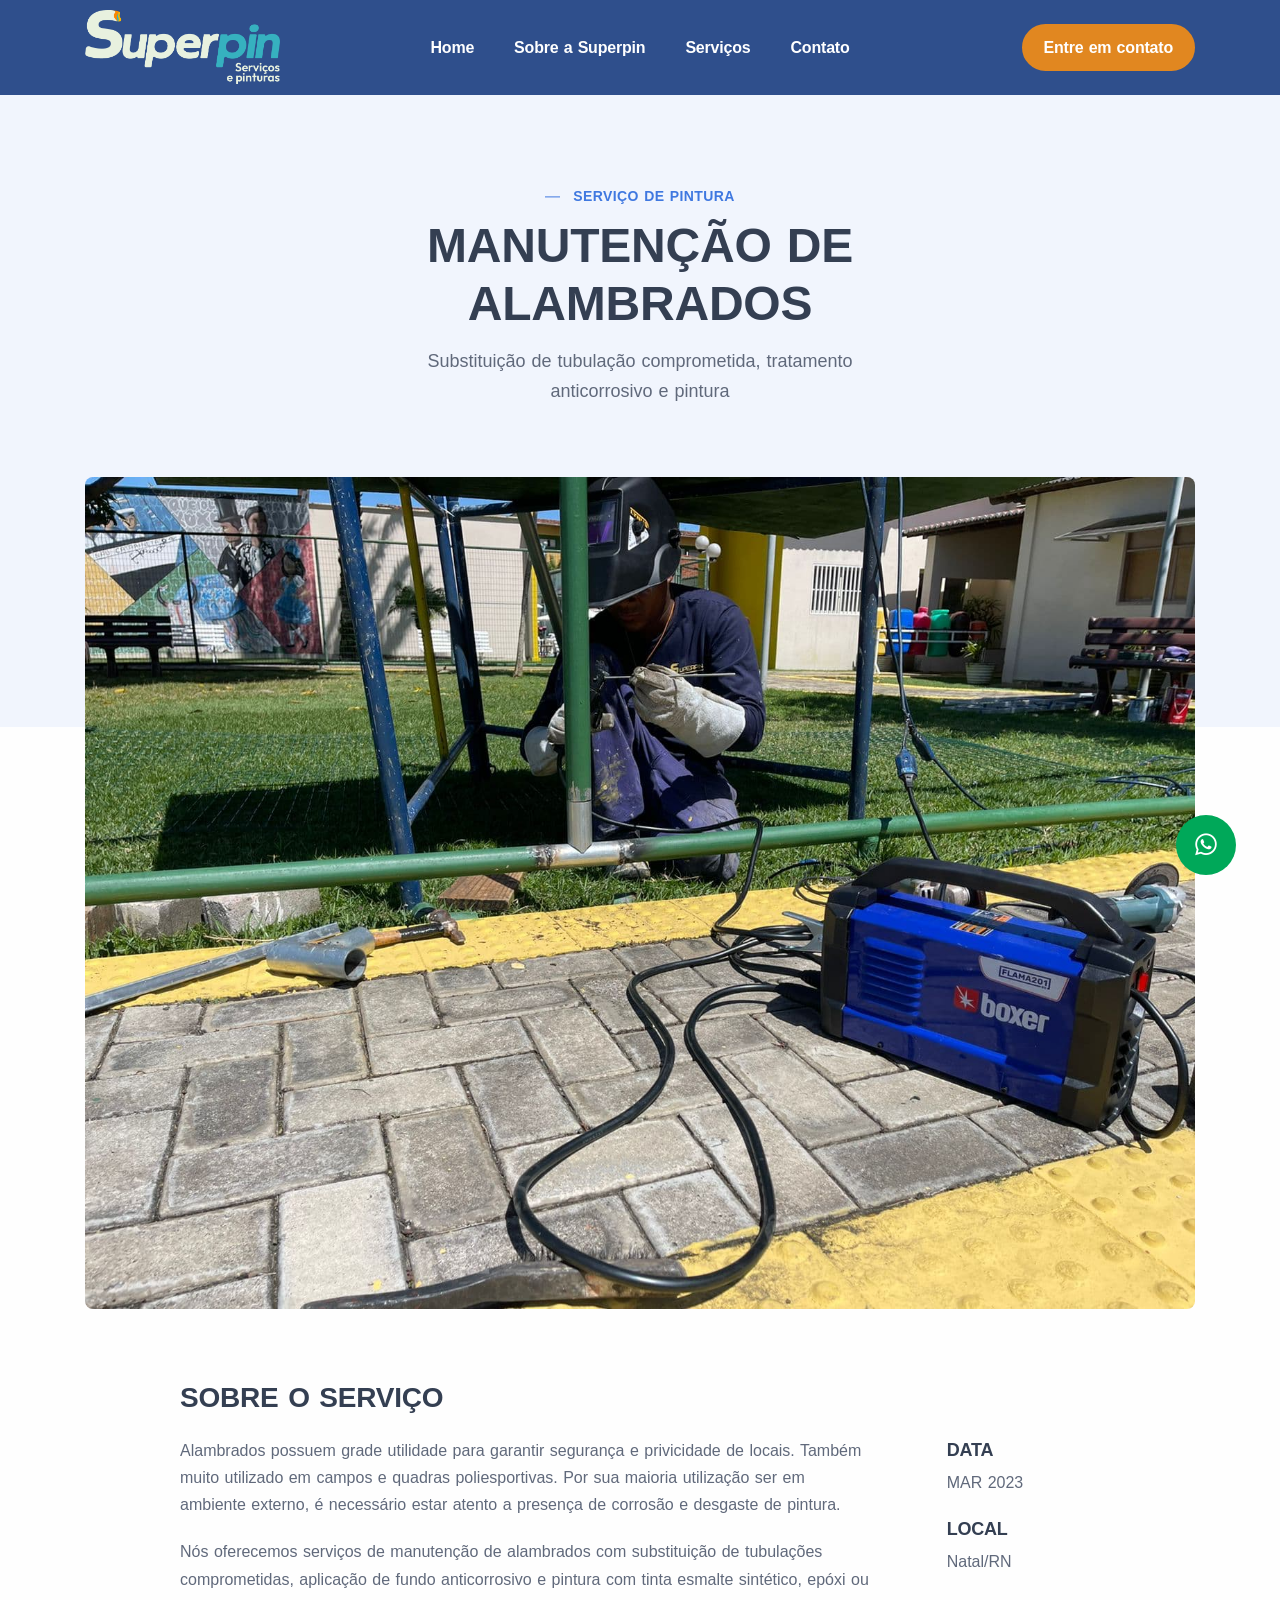
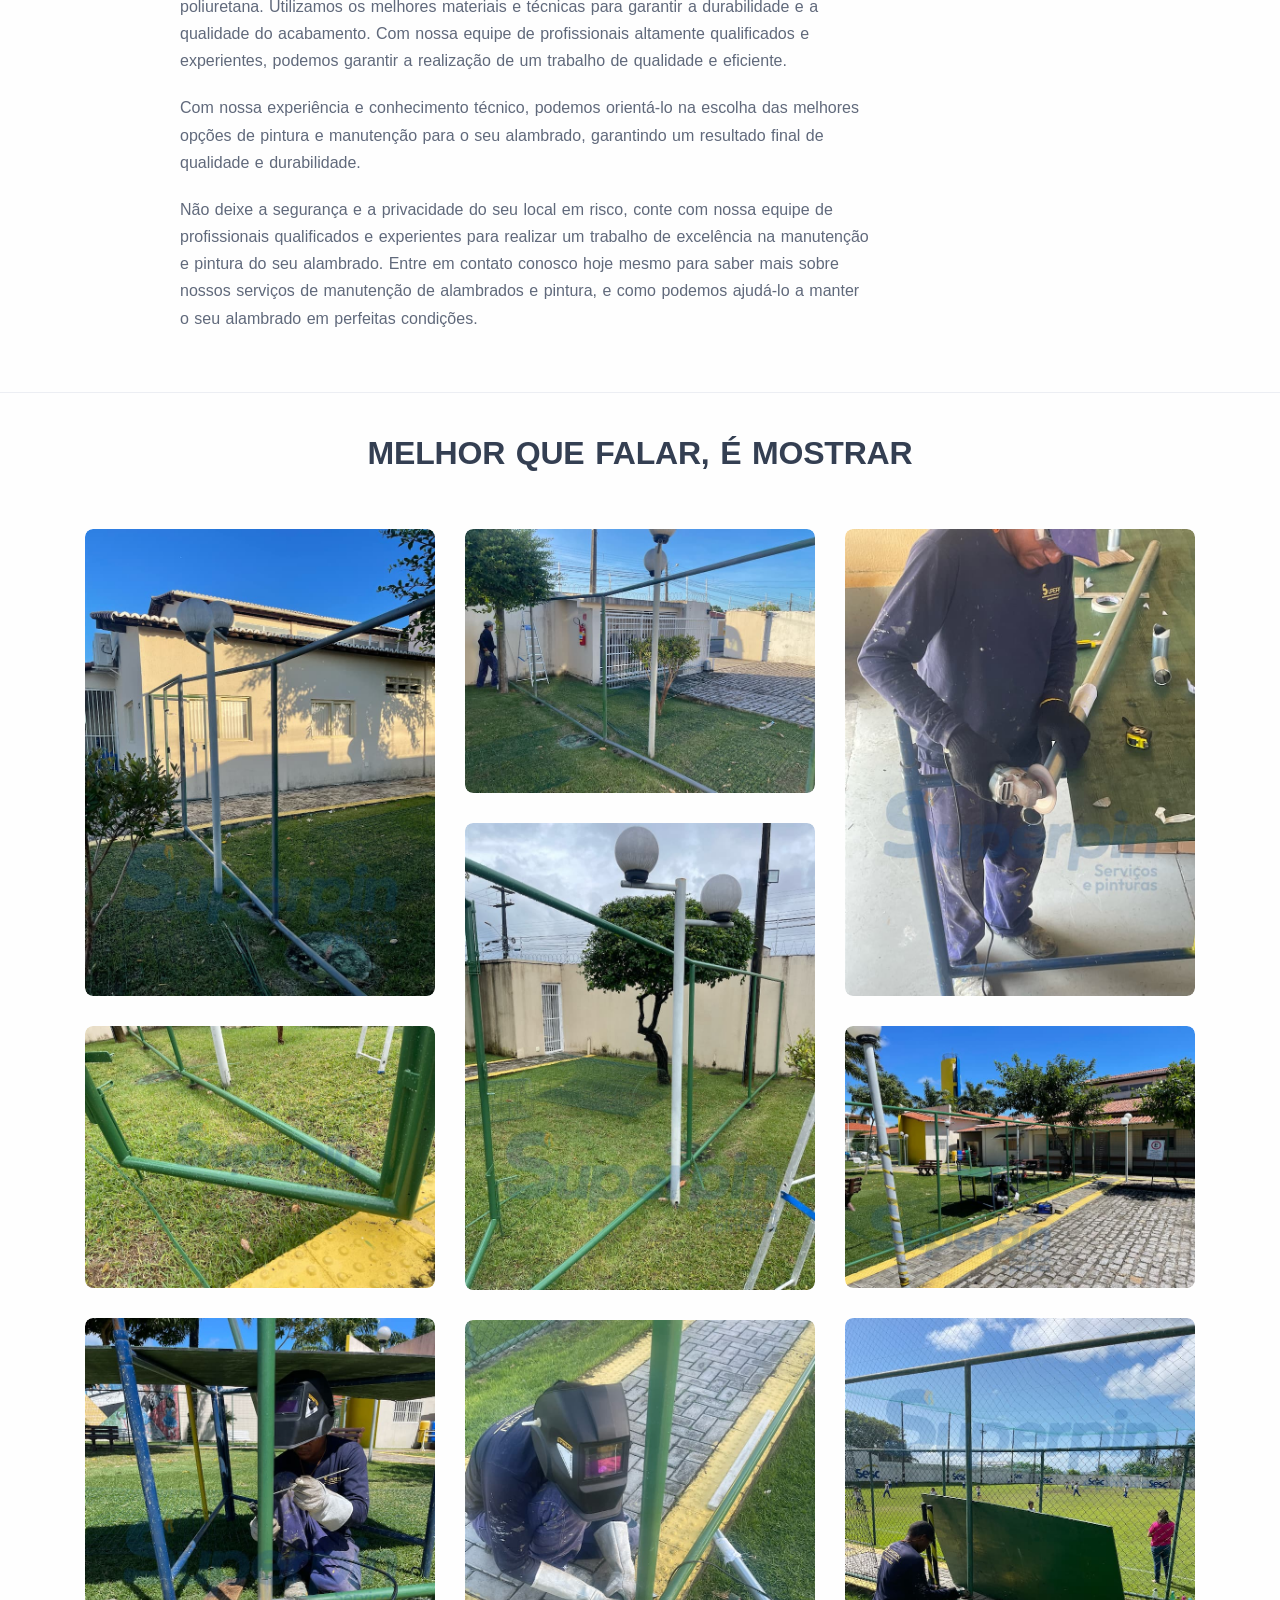
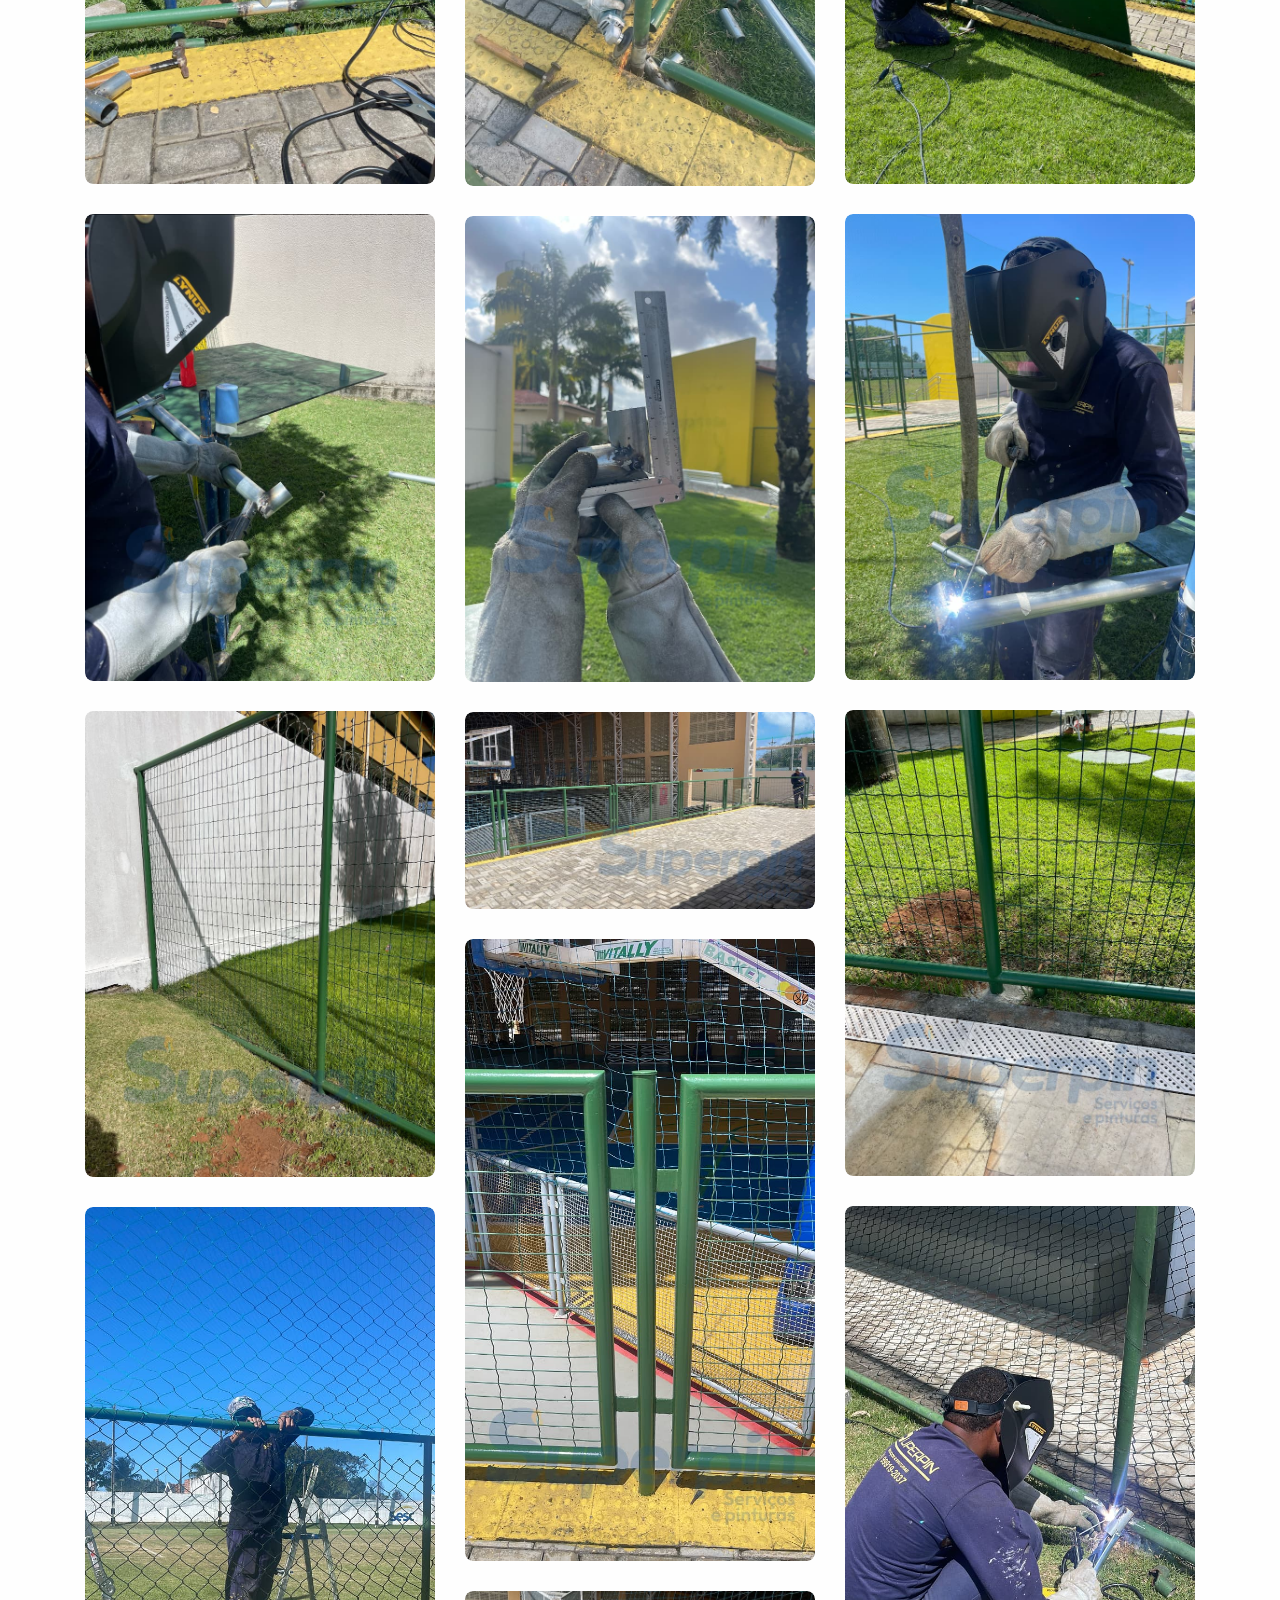
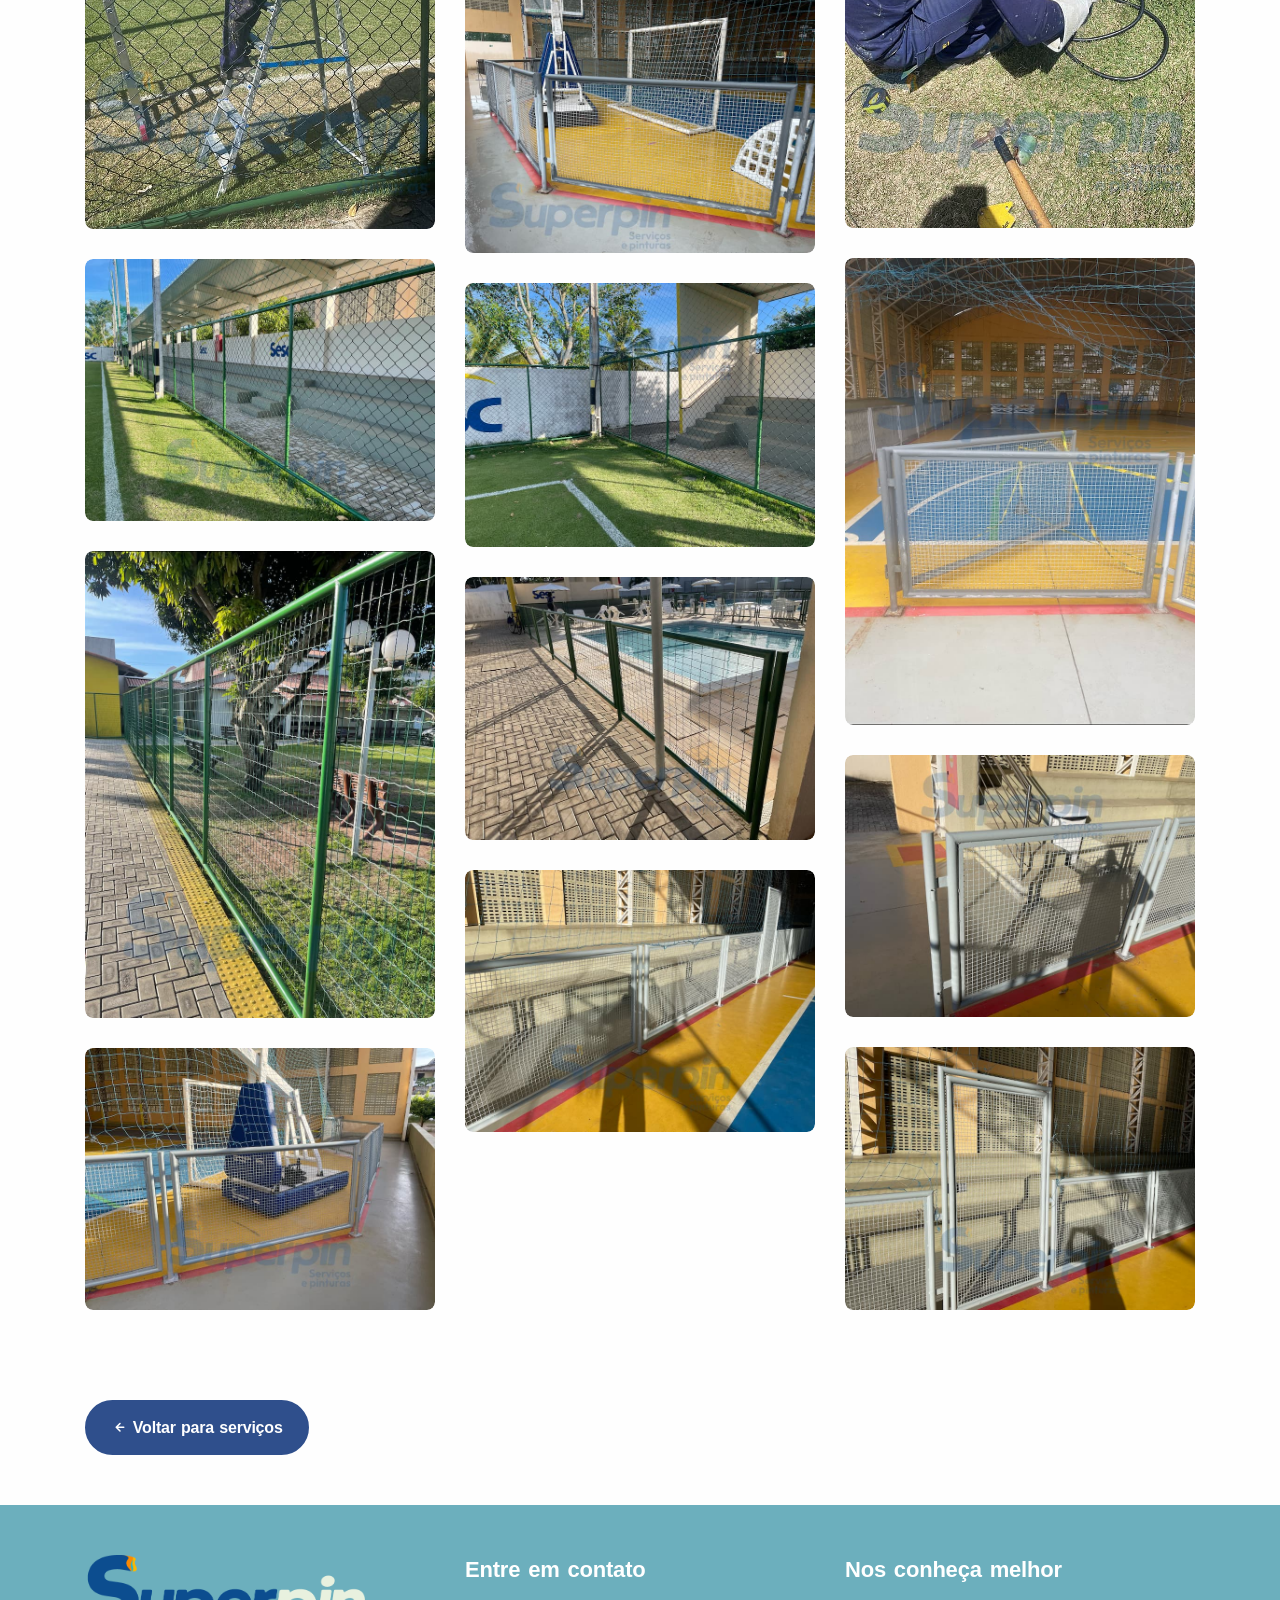
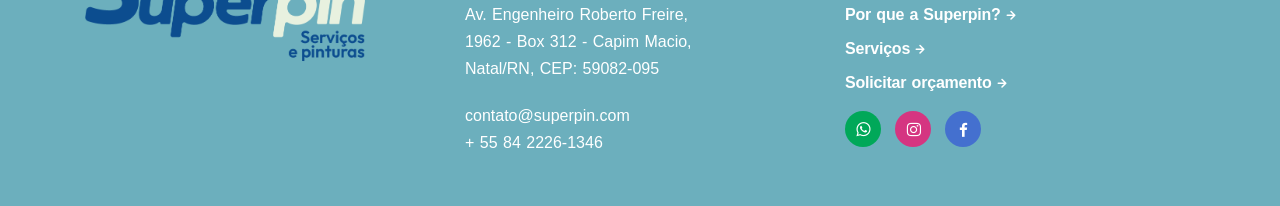
<file: manutencaoAlambrado.html>
<!DOCTYPE html>
<html lang="pt-br">
  <head>
    <meta charset="utf-8" />
    <meta name="viewport" content="width=device-width, initial-scale=1.0" />
    <meta
      name="description"
      content="Empresa prestadora de serviços de pintura, limpeza, impermeabilização e demais serviços para construção de Natal/RN"
    />
    <meta
      name="keywords"
      content="empresa de pintura Natal, pintor, serviço de pintura, pintura de parede, pintura airless, empresa de prestação de serviços de pintura, pintura de quadra poliesportiva, empresa de limpeza, serviço de limpeza, preço limpeza, lavagem, lavagem de fachada, impermeabilização, impermeabilização de laje, manta asfáltica, manutenção de fachada, substituição de junta de dilatação"
    />
    <meta name="author" content="Superpin" />
    <title>Superpin - Serviços e Pinturas</title>
    <link rel="shortcut icon" href="./assets/img/favicon.png" />
    <link rel="stylesheet" href="./assets/css/plugins.css" />
    <link rel="stylesheet" href="./assets/css/style.css" />
    <link rel="stylesheet" href="https://fonts.googleapis.com/css?family=Montserrat>">
    <style>
      * {
        font-family: "Montserrat", sans-serif;
      }
    </style>
<!-- Global site tag (gtag.js) - Google Analytics -->
    <script
      async
      src="https://www.googletagmanager.com/gtag/js?id=G-2SSFP15J9F"
    ></script>
    <script>
      window.dataLayer = window.dataLayer || [];
      function gtag() {
        dataLayer.push(arguments);
      }
      gtag("js", new Date());
      gtag("config", "G-2SSFP15J9F");
    </script>
    <!-- /Global site tag (gtag.js) - Google Analytics -->
    <!-- <open graph> -->
    <meta property="og:url" content="http://www.superpin.com.br" />
    <meta property="og:type" content="website" />
    <meta property="og:title" content="Superpin Serviços e Pinturas" />
    <meta property="og:description" content="Serviços para construção civil." />
    <meta
      property="og:image"
      content="//www.superpin.com.br/assets/img/logoSuperpinOpenGraph.jpg"
    />
    <!-- </open graph> -->
    
  </head>

  <body>
    <div class="content-wrapper">
      <header class="wrapper bg-soft-primary">
        <nav class="navbar navbar-expand-lg center-nav navbar-dark navbar-bg-dark">
          <div class="container flex-lg-row flex-nowrap align-items-center">
            <div class="navbar-brand w-100">
              <a href="./index.html">
                <img
                  src="./assets/img/Logo 2.png"
                  srcset="./assets/img/Logo 2.png"
                  alt="Logo Superpin"
                  height="60%"
                  width="60%"
                />
              </a>
            </div>
            <div
              class="navbar-collapse offcanvas offcanvas-nav offcanvas-start"
            >
              <div class="offcanvas-header d-lg-none">
                <a href="./index.html"
                  ><img src="./assets/img/Logo 2.png" srcset="./assets/img/Logo
                  2.png" alt="Logo Superpin" height="60%" width="60%"
                </a>
                <button
                  type="button"
                  class="btn-close btn-close-white"
                  data-bs-dismiss="offcanvas"
                  aria-label="Close"
                ></button>
              </div>
              <div class="offcanvas-body ms-lg-auto d-flex flex-column h-100">
                <ul class="navbar-nav">
                  <li class="nav-item">
                    <a class="nav-link" href="./index.html">Home</a>
                  </li>
                  
                  <li class="nav-item">
                    <a class="nav-link" href="./about.html">Sobre a Superpin</a>
                  </li>
                  <!-- <li class="nav-item dropdown">
                    <a
                      class="nav-link dropdown-toggle"
                      href="#about"
                      data-bs-toggle="dropdown"
                      >Serviços</a
                    >
                    <ul class="dropdown-menu">
                      <li class="nav-item">
                        <a class="dropdown-item" href="#">Pintura</a>
                      </li>
                      <li class="nav-item">
                        <a class="dropdown-item" href="#">Limpeza</a>
                      </li>
                      <li class="nav-item">
                        <a class="dropdown-item" href="#">Impermeablização</a>
                      </li>
                      <li class="nav-item">
                        <a class="dropdown-item" href="#">Fachada</a>
                      </li>
                    </ul>
                  </li> -->
                  <li class="nav-item">
                    <a class="nav-link" href="./portfolio.html">Serviços</a>
                  </li>
                  <li class="nav-item">
                    <a class="nav-link" href="#footer">Contato</a>
                  </li>
                </ul>
                <!-- /.navbar-nav -->
                <div class="d-lg-none mt-auto pt-6 pb-6 order-4">
                  <a href="mailto:contato@superpin.com.br" class="link-inverse"
                    >contato@superpin.com.br</a
                  >
                  <br />
                  +55 84 2226-1346 <br />
                  <nav class="nav social social-white mt-4">
                    <a href="http://api.whatsapp.com/send/?phone=558422261346" target ="_blank"><i class="uil uil-whatsapp"></i></a>
                    <a href="http://facebook.com/SuperpinBR" target="_blank"><i class="uil uil-facebook-f"></i></a>
                    <a href="http://instagram.com/SuperpinBR" target="_blank"><i class="uil uil-instagram"></i></a>
                  </nav>
                  <!-- /.social -->
                </div>
                <!-- /offcanvas-nav-other -->
              </div>
              <!-- /.offcanvas-body -->
            </div>
            <!-- /.navbar-collapse -->
            <div class="navbar-other w-100 d-flex ms-auto">
              <ul class="navbar-nav flex-row align-items-center ms-auto">
                <li class="nav-item d-none d-md-block">
                  <a
                    href="http://api.whatsapp.com/send/?phone=558422261346"
                    target ="_blank"
                    class="btn btn-sm btn-primary rounded-pill"
                    >Entre em contato</a
                  >
                </li>
                <li class="nav-item d-lg-none">
                  <button class="hamburger offcanvas-nav-btn">
                    <span></span>
                  </button>
                </li>
              </ul>
              <!-- /.navbar-nav -->
            </div>
            <!-- /.navbar-other -->
          </div>
          <!-- /.container -->
        </nav>
        <!-- /.navbar -->
        <div
          class="offcanvas offcanvas-end text-inverse"
          id="offcanvas-info"
          data-bs-scroll="true"
        >
          <div class="offcanvas-header">
            <h3 class="text-white fs-30 mb-0">Superpin</h3>
            <button
              type="button"
              class="btn-close btn-close-white"
              data-bs-dismiss="offcanvas"
              aria-label="Close"
            ></button>
          </div>
          <div class="offcanvas-body pb-6">
            <div class="widget mb-8">
              <p>Superpin serviços para construção</p>
            </div>
            <!-- /.widget -->
            <div class="widget mb-8">
              <h4 class="widget-title text-white mb-3">Contato</h4>
              <address>
                Av. Engenheiro Roberto Freire, 1962 - Box 312 <br />
                Capim Macio, Natal/RN, CEP: 59082-095
              </address>
              <a href="mailto:contato@superpin.com.br"
                >contato@superpin.com.br</a
              ><br />
              +55 (84) 2226-1346
            </div>
            /.widget -->
            <!-- <div class="widget mb-8">
              <h4 class="widget-title text-white mb-3">Learn More</h4>
              <ul class="list-unstyled">
                <li><a href="#">Our Story</a></li>
                <li><a href="#">Terms of Use</a></li>
                <li><a href="#">Privacy Policy</a></li>
                <li><a href="#">Contact Us</a></li>
              </ul>
            </div> -->
            <!-- /.widget -->
            <!-- <div class="widget">
              <h4 class="widget-title text-white mb-3">Follow Us</h4>
              <nav class="nav social social-white">
                <a href="#"><i class="uil uil-twitter"></i></a>
                <a href="#"><i class="uil uil-facebook-f"></i></a>
                <a href="#"><i class="uil uil-dribbble"></i></a>
                <a href="#"><i class="uil uil-instagram"></i></a>
                <a href="#"><i class="uil uil-youtube"></i></a>
              </nav>
              <!-- /.social -->
          </div>
          -->
          <!-- /.widget
          </div>
          <!-- /.offcanvas-body -->
        </div>
        <!-- /.offcanvas -->
        <div
          class="offcanvas offcanvas-top bg-light"
          id="offcanvas-search"
          data-bs-scroll="true"
        >
          <div class="container d-flex flex-row py-6">
            <form class="search-form w-100">
              <input
                id="search-form"
                type="text"
                class="form-control"
                placeholder="Type keyword and hit enter"
              />
            </form>
            <!-- /.search-form -->
            <button
              type="button"
              class="btn-close"
              data-bs-dismiss="offcanvas"
              aria-label="Close"
            ></button>
          </div>
          <!-- /.container -->
        </div>
        <!-- /.offcanvas -->
      </header>
      <!-- /header -->
      <section class="wrapper bg-soft-primary">
        <div class="container pt-10 pb-19 pt-md-14 pb-md-22 text-center">
          <div class="row">
            <div class="col-md-10 col-lg-8 col-xl-7 mx-auto">
              <div class="post-header">
                <div class="post-category text-line">
                  <a href="#" class="hover" rel="category"
                    >SERVIÇO DE PINTURA</a
                  >
                </div>
                <!-- /.post-category -->
                <h1 class="display-1 mb-3">MANUTENÇÃO DE ALAMBRADOS</h1>
                <p class="lead px-md-12 px-lg-12 px-xl-15 px-xxl-18">
                  Substituição de tubulação comprometida, tratamento anticorrosivo e pintura
                </p>
              </div>
              <!-- /.post-header -->
            </div>
            <!-- /column -->
          </div>
          <!-- /.row -->
        </div>
        <!-- /.container -->
      </section>
      <!-- /section -->
      <section class="wrapper bg-light wrapper-border">
        <div class="container pb-14 pb-md-8">
          <div class="row">
            <div class="col-12">
              <article class="mt-n21">
                <figure class="rounded mb-8 mb-md-12">
                  <img src="./assets/img/manutencaoAlambrado.jpg" alt="Foto de capa do serviço" />
                </figure>
                <div class="row">
                  <div class="col-lg-10 offset-lg-1">
                    <h2 class="display-6 mb-4">SOBRE O SERVIÇO</h2>
                    <div class="row gx-0">
                      <div class="col-md-9 text-justify">
                        <p>
                          Alambrados possuem grade utilidade para garantir segurança e privicidade de locais. 
                          Também muito utilizado em campos e quadras poliesportivas.
                          Por sua maioria utilização ser em ambiente externo, é necessário estar atento
                          a presença de corrosão e desgaste de pintura.
                        </p>
                        <p>
                          Nós oferecemos serviços de manutenção de alambrados com substituição de tubulações comprometidas, 
                          aplicação de fundo anticorrosivo e pintura com tinta esmalte sintético, epóxi ou poliuretana. 
                          Utilizamos os melhores materiais e técnicas para garantir a durabilidade e a qualidade do acabamento. 
                           Com nossa equipe de profissionais altamente qualificados e experientes, 
                           podemos garantir a realização de um trabalho de qualidade e eficiente.
                        </p>
                        
                        <p>
                          Com nossa experiência e conhecimento técnico, podemos orientá-lo na escolha das 
                          melhores opções de pintura e manutenção para o seu alambrado, garantindo um resultado 
                          final de qualidade e durabilidade.
                        </p>
                        <p>
                          Não deixe a segurança e a privacidade do seu local em risco, conte com nossa equipe 
                          de profissionais qualificados e experientes para realizar um trabalho de excelência 
                          na manutenção e pintura do seu alambrado.
                          Entre em contato conosco hoje mesmo para saber mais sobre nossos serviços de manutenção
                          de alambrados e pintura, e como podemos ajudá-lo a manter o seu alambrado em perfeitas condições.</p>
                        </p>
                      </div>
                      <!--/column -->
                      <div class="col-md-2 ms-auto">
                        <ul class="list-unstyled">
                          <li>
                            <h5 class="mb-1">DATA</h5>
                            <p>MAR 2023</p>
                          </li>
                          <li>
                            <h5 class="mb-1">LOCAL</h5>
                            <p>Natal/RN</p>
                          </li>
                        </ul>
                      </div>
                      <!--/column -->
                    </div>
                    <!--/.row -->
                  </div>
                  <!-- /column -->
                </div>
                <!--/.row -->
              </article>
              <!-- /.project -->
            </div>
            <!-- /column -->
          </div>
          <!-- /.row -->
        </div>
        <!-- /.container -->
      </section>
      <!-- /section -->
      <section class="wrapper bg-light">
        <div class="container py-14 py-md-8 text-center">
          <div class="row">
            <div class="col-lg-10 col-xl-8 col-xxl-7 mx-auto mb-8">
              <h2 class="display-5 mb-3">MELHOR QUE FALAR, É MOSTRAR</h2>
            </div>
            <!-- /column -->
          </div>
          <!-- /.row -->
          <div class="grid grid-view projects-masonry">
            <div class="row gx-md-6 gy-6 isotope">
              <div class="project item col-md-6 col-xl-4">
                <figure class="overlay overlay-1 rounded">
                  <a
                    href="./assets/img/manutencaoAlambrado/foto1.jpg"
                    data-glightbox
                    data-gallery="shots-group"
                  >
                    <img src="./assets/img/manutencaoAlambrado/foto1.jpg" alt="Foto do serviço"
                  /></a>
                </figure>
              </div>
              <!-- /.project -->
              <div class="row gx-md-6 gy-6 isotope">
                <div class="project item col-md-6 col-xl-4">
                  <figure class="overlay overlay-1 rounded">
                    <a
                      href="./assets/img/manutencaoAlambrado/foto2.jpg"
                      data-glightbox
                      data-gallery="shots-group"
                    >
                      <img src="./assets/img/manutencaoAlambrado/foto2.jpg" alt="Foto do serviço"
                    /></a>
                  </figure>
                </div>
                <!-- /.project -->
                <div class="row gx-md-6 gy-6 isotope">
              <div class="project item col-md-6 col-xl-4">
                <figure class="overlay overlay-1 rounded">
                  <a
                    href="./assets/img/manutencaoAlambrado/foto3.jpg"
                    data-glightbox
                    data-gallery="shots-group"
                  >
                    <img src="./assets/img/manutencaoAlambrado/foto3.jpg" alt="Foto do serviço"
                  /></a>
                </figure>
              </div>
              <!-- /.project -->
              <div class="project item col-md-6 col-xl-4">
                <figure class="overlay overlay-1 rounded">
                  <a
                    href="./assets/img/manutencaoAlambrado/foto4.jpg"
                    data-glightbox
                    data-gallery="shots-group"
                  >
                    <img src="./assets/img/manutencaoAlambrado/foto4.jpg" alt="Foto do serviço"
                  /></a>
                </figure>
              </div>
              <!-- /.project -->
              <div class="project item col-md-6 col-xl-4">
                <figure class="overlay overlay-1 rounded">
                  <a
                    href="./assets/img/manutencaoAlambrado/foto5.jpg"
                    data-glightbox
                    data-gallery="shots-group"
                  >
                    <img src="./assets/img/manutencaoAlambrado/foto5.jpg" alt="Foto do serviço"
                  /></a>
                </figure>
              </div>
              <!-- /.project -->
              <div class="project item col-md-6 col-xl-4">
                <figure class="overlay overlay-1 rounded">
                  <a
                    href="./assets/img/manutencaoAlambrado/foto6.jpg"
                    data-glightbox
                    data-gallery="shots-group"
                  >
                    <img src="./assets/img/manutencaoAlambrado/foto6.jpg" alt="Foto do serviço"
                  /></a>
                </figure>
              </div>
              <!-- /.project -->
              <div class="project item col-md-6 col-xl-4">
                <figure class="overlay overlay-1 rounded">
                  <a
                    href="./assets/img/manutencaoAlambrado/foto7.jpg"
                    data-glightbox
                    data-gallery="shots-group"
                  >
                    <img src="./assets/img/manutencaoAlambrado/foto7.jpg" alt="Foto do serviço"
                  /></a>
                </figure>
              </div>
              <!-- /.project -->
              <div class="project item col-md-6 col-xl-4">
                <figure class="overlay overlay-1 rounded">
                  <a
                    href="./assets/img/manutencaoAlambrado/foto8.jpg"
                    data-glightbox
                    data-gallery="shots-group"
                  >
                    <img src="./assets/img/manutencaoAlambrado/foto8.jpg" alt="Foto do serviço"
                  /></a>
                </figure>
              </div>
              <!-- /.project -->
              <div class="project item col-md-6 col-xl-4">
                <figure class="overlay overlay-1 rounded">
                  <a
                    href="./assets/img/manutencaoAlambrado/foto9.jpg"
                    data-glightbox
                    data-gallery="shots-group"
                  >
                    <img src="./assets/img/manutencaoAlambrado/foto9.jpg" alt="Foto do serviço"
                  /></a>
                </figure>
              </div>
              <!-- /.project -->
              <div class="project item col-md-6 col-xl-4">
                <figure class="overlay overlay-1 rounded">
                  <a
                    href="./assets/img/manutencaoAlambrado/foto10.jpg"
                    data-glightbox
                    data-gallery="shots-group"
                  >
                    <img src="./assets/img/manutencaoAlambrado/foto10.jpg" alt="Foto do serviço"
                  /></a>
                </figure>
              </div>
              <!-- /.project -->
              <div class="project item col-md-6 col-xl-4">
                <figure class="overlay overlay-1 rounded">
                  <a
                    href="./assets/img/manutencaoAlambrado/foto11.jpg"
                    data-glightbox
                    data-gallery="shots-group"
                  >
                    <img src="./assets/img/manutencaoAlambrado/foto11.jpg" alt="Foto do serviço"
                  /></a>
                </figure>
              </div>
              <!-- /.project -->
              <div class="project item col-md-6 col-xl-4">
                <figure class="overlay overlay-1 rounded">
                  <a
                    href="./assets/img/manutencaoAlambrado/foto12.jpg"
                    data-glightbox
                    data-gallery="shots-group"
                  >
                    <img src="./assets/img/manutencaoAlambrado/foto12.jpg" alt="Foto do serviço"
                  /></a>
                </figure>
              </div>
              <!-- /.project -->
              <div class="project item col-md-6 col-xl-4">
                <figure class="overlay overlay-1 rounded">
                  <a
                    href="./assets/img/manutencaoAlambrado/foto13.jpg"
                    data-glightbox
                    data-gallery="shots-group"
                  >
                    <img src="./assets/img/manutencaoAlambrado/foto13.jpg" alt="Foto do serviço"
                  /></a>
                </figure>
              </div>
              <!-- /.project -->
              <div class="project item col-md-6 col-xl-4">
                <figure class="overlay overlay-1 rounded">
                  <a
                    href="./assets/img/manutencaoAlambrado/foto14.jpg"
                    data-glightbox
                    data-gallery="shots-group"
                  >
                    <img src="./assets/img/manutencaoAlambrado/foto14.jpg" alt="Foto do serviço"
                  /></a>
                </figure>
              </div>
              <!-- /.project -->
              <div class="project item col-md-6 col-xl-4">
                <figure class="overlay overlay-1 rounded">
                  <a
                    href="./assets/img/manutencaoAlambrado/foto15.jpg"
                    data-glightbox
                    data-gallery="shots-group"
                  >
                    <img src="./assets/img/manutencaoAlambrado/foto15.jpg" alt="Foto do serviço"
                  /></a>
                </figure>
              </div>
              <!-- /.project -->
              <div class="project item col-md-6 col-xl-4">
                <figure class="overlay overlay-1 rounded">
                  <a
                    href="./assets/img/manutencaoAlambrado/foto16.jpg"
                    data-glightbox
                    data-gallery="shots-group"
                  >
                    <img src="./assets/img/manutencaoAlambrado/foto16.jpg" alt="Foto do serviço"
                  /></a>
                </figure>
              </div>
              <!-- /.project -->
              <div class="project item col-md-6 col-xl-4">
                <figure class="overlay overlay-1 rounded">
                  <a
                    href="./assets/img/manutencaoAlambrado/foto17.jpg"
                    data-glightbox
                    data-gallery="shots-group"
                  >
                    <img src="./assets/img/manutencaoAlambrado/foto17.jpg" alt="Foto do serviço"
                  /></a>
                </figure>
              </div>
              <!-- /.project -->
              <div class="project item col-md-6 col-xl-4">
                <figure class="overlay overlay-1 rounded">
                  <a
                    href="./assets/img/manutencaoAlambrado/foto18.jpg"
                    data-glightbox
                    data-gallery="shots-group"
                  >
                    <img src="./assets/img/manutencaoAlambrado/foto18.jpg" alt="Foto do serviço"
                  /></a>
                </figure>
              </div>
              <!-- /.project -->
              <div class="project item col-md-6 col-xl-4">
                <figure class="overlay overlay-1 rounded">
                  <a
                    href="./assets/img/manutencaoAlambrado/foto19.jpg"
                    data-glightbox
                    data-gallery="shots-group"
                  >
                    <img src="./assets/img/manutencaoAlambrado/foto19.jpg" alt="Foto do serviço"
                  /></a>
                </figure>
              </div>
              <!-- /.project -->
              <div class="project item col-md-6 col-xl-4">
                <figure class="overlay overlay-1 rounded">
                  <a
                    href="./assets/img/manutencaoAlambrado/foto20.jpg"
                    data-glightbox
                    data-gallery="shots-group"
                  >
                    <img src="./assets/img/manutencaoAlambrado/foto20.jpg" alt="Foto do serviço"
                  /></a>
                </figure>
              </div>
              <!-- /.project -->
              <div class="project item col-md-6 col-xl-4">
                <figure class="overlay overlay-1 rounded">
                  <a
                    href="./assets/img/manutencaoAlambrado/foto21.jpg"
                    data-glightbox
                    data-gallery="shots-group"
                  >
                    <img src="./assets/img/manutencaoAlambrado/foto21.jpg" alt="Foto do serviço"
                  /></a>
                </figure>
              </div>
              <!-- /.project -->
              <div class="project item col-md-6 col-xl-4">
                <figure class="overlay overlay-1 rounded">
                  <a
                    href="./assets/img/manutencaoAlambrado/foto22.jpg"
                    data-glightbox
                    data-gallery="shots-group"
                  >
                    <img src="./assets/img/manutencaoAlambrado/foto22.jpg" alt="Foto do serviço"
                  /></a>
                </figure>
              </div>
              <!-- /.project -->
              <div class="project item col-md-6 col-xl-4">
                <figure class="overlay overlay-1 rounded">
                  <a
                    href="./assets/img/manutencaoAlambrado/foto23.jpg"
                    data-glightbox
                    data-gallery="shots-group"
                  >
                    <img src="./assets/img/manutencaoAlambrado/foto23.jpg" alt="Foto do serviço"
                  /></a>
                </figure>
              </div>
              <!-- /.project -->
              <div class="project item col-md-6 col-xl-4">
                <figure class="overlay overlay-1 rounded">
                  <a
                    href="./assets/img/manutencaoAlambrado/foto24.jpg"
                    data-glightbox
                    data-gallery="shots-group"
                  >
                    <img src="./assets/img/manutencaoAlambrado/foto24.jpg" alt="Foto do serviço"
                  /></a>
                </figure>
              </div>
              <!-- /.project -->
              <div class="project item col-md-6 col-xl-4">
                <figure class="overlay overlay-1 rounded">
                  <a
                    href="./assets/img/manutencaoAlambrado/foto25.jpg"
                    data-glightbox
                    data-gallery="shots-group"
                  >
                    <img src="./assets/img/manutencaoAlambrado/foto25.jpg" alt="Foto do serviço"
                  /></a>
                </figure>
              </div>
              <!-- /.project -->
              <div class="project item col-md-6 col-xl-4">
                <figure class="overlay overlay-1 rounded">
                  <a
                    href="./assets/img/manutencaoAlambrado/foto26.jpg"
                    data-glightbox
                    data-gallery="shots-group"
                  >
                    <img src="./assets/img/manutencaoAlambrado/foto26.jpg" alt="Foto do serviço"
                  /></a>
                </figure>
              </div>
              <!-- /.project -->
              <div class="project item col-md-6 col-xl-4">
                <figure class="overlay overlay-1 rounded">
                  <a
                    href="./assets/img/manutencaoAlambrado/foto27.jpg"
                    data-glightbox
                    data-gallery="shots-group"
                  >
                    <img src="./assets/img/manutencaoAlambrado/foto27.jpg" alt="Foto do serviço"
                  /></a>
                </figure>
              </div>
              <!-- /.project -->
              <div class="project item col-md-6 col-xl-4">
                <figure class="overlay overlay-1 rounded">
                  <a
                    href="./assets/img/manutencaoAlambrado/foto28.jpg"
                    data-glightbox
                    data-gallery="shots-group"
                  >
                    <img src="./assets/img/manutencaoAlambrado/foto28.jpg" alt="Foto do serviço"
                  /></a>
                </figure>
              </div>
              <!-- /.project -->
            </div>
            <!-- /.row -->
          </div>
          <!-- /.grid -->
        </div>
        <!-- /.container -->
      </section>
      <!-- /section -->

      <section class="wrapper bg-light">
        <div class="container py-10">
          <div class="row gx-md-6 gy-3 gy-md-0">
            <div
              class="col-md-8 align-self-center text-center text-md-start navigation"
            >
              <a
                href="./portfolio.html"
                class="btn btn-secondary rounded-pill btn-icon btn-icon-start mb-0 me-1"
                ><i class="uil uil-arrow-left"></i>Voltar para serviços</a
              >
            </div>
            <!--/column -->
          </div>
          <!--/.row -->
        </div>
        <!-- /.container -->
      </section>
      <!-- /section -->
    </div>
    <!-- /.content-wrapper -->
    <footer id="footer" class="bg-light-superpin">
      <div class="container py-13 py-md-10">
        <div class="row gy-6 gy-lg-0">
          <div class="col-md-4">
            <div class="widget">
              <img class="mb-3" src="./assets/img/Logo 3.png" srcset="./assets/img/Logo 3.png" alt="" heigth="80%" width="80%" />
              <!-- <p class="text-white">© 2023 Superpin. <br class="d-none d-lg-block" />Marca registrada.</p> -->
              
            </div>
            <!-- /.widget -->
          </div>
          <!-- /column -->
          <div class="col-md-4">
            <div class="widget">
              <h3 class="widget-title text-white mb-3">Entre em contato</h3>
              <address class="pe-xl-15 pe-xxl-17 text-white ">Av. Engenheiro Roberto Freire, 1962 - Box 312 - Capim Macio, Natal/RN, CEP: 59082-095</address>
              <a class="text-white" href="mailto:contato@superpin.com.br">contato@superpin.com</a><br>  
              <a href="http://api.whatsapp.com/send/?phone=558422261346" class="text-white" target ="_blank">+ 55 84 2226-1346</a>
            </div>
            <!-- /.widget -->
          </div>
          <!-- /column -->
          <div class="col-md-4">
            <div class="widget">
              <h3 class="widget-title text-white mb-3">Nos conheça melhor</h3>
              <ul class="list-unstyled mb-0 text-white">
                <li><a href="./about.html" class="text-white hover more ">Por que a Superpin?</a></li>
                <li><a href="./portfolio.html" class="text-white hover more">Serviços</a></li>
                <li><a href="http://api.whatsapp.com/send/?phone=558422261346" target="_blank" class="text-white hover more">Solicitar orçamento</a></li>
              </ul>
            </div>
            <!-- /.widget -->
            <nav class="nav social mt-3">
              <a href="http://api.whatsapp.com/send/?phone=558422261346" target ="_blank" class="btn btn-circle btn-sm btn-whatsapp"><i class="uil uil-whatsapp"></i></a>
              <a href="http://instagram.com/SuperpinBR" target="_blank" class="btn btn-circle btn-sm btn-instagram"><i class="uil uil-instagram"></i></a>
              <a href="http://facebook.com/SuperpinBR" target="_blank" class="btn btn-circle btn-sm btn-facebook"><i class="uil uil-facebook-f"></i></a>
            </nav>
            <!-- /.social -->
          </div>
          
        </div>
        <!--/.row -->
      </div>
      <!-- /.container -->
    </footer>
    <!-- <div class="progress-wrap">
      <svg
        class="progress-circle svg-content"
        width="100%"
        height="100%"
        viewBox="-1 -1 102 102"
      >

      
        <path d="M50,1 a49,49 0 0,1 0,98 a49,49 0 0,1 0,-98" />
      </svg>
    </div> -->
    <nav class="nav social">
      <a
        href="http://api.whatsapp.com/send/?phone=558422261346"
        target="_blank"
        class="btn btn-circle btn-lg btn-whatsapp whatsapp-icon-fixed"
        ><i class="uil uil-whatsapp"></i
      ></a>
    </nav>
    <script src="./assets/js/plugins.js"></script>
    <script src="./assets/js/theme.js"></script>
  </body>
</html>
</file>
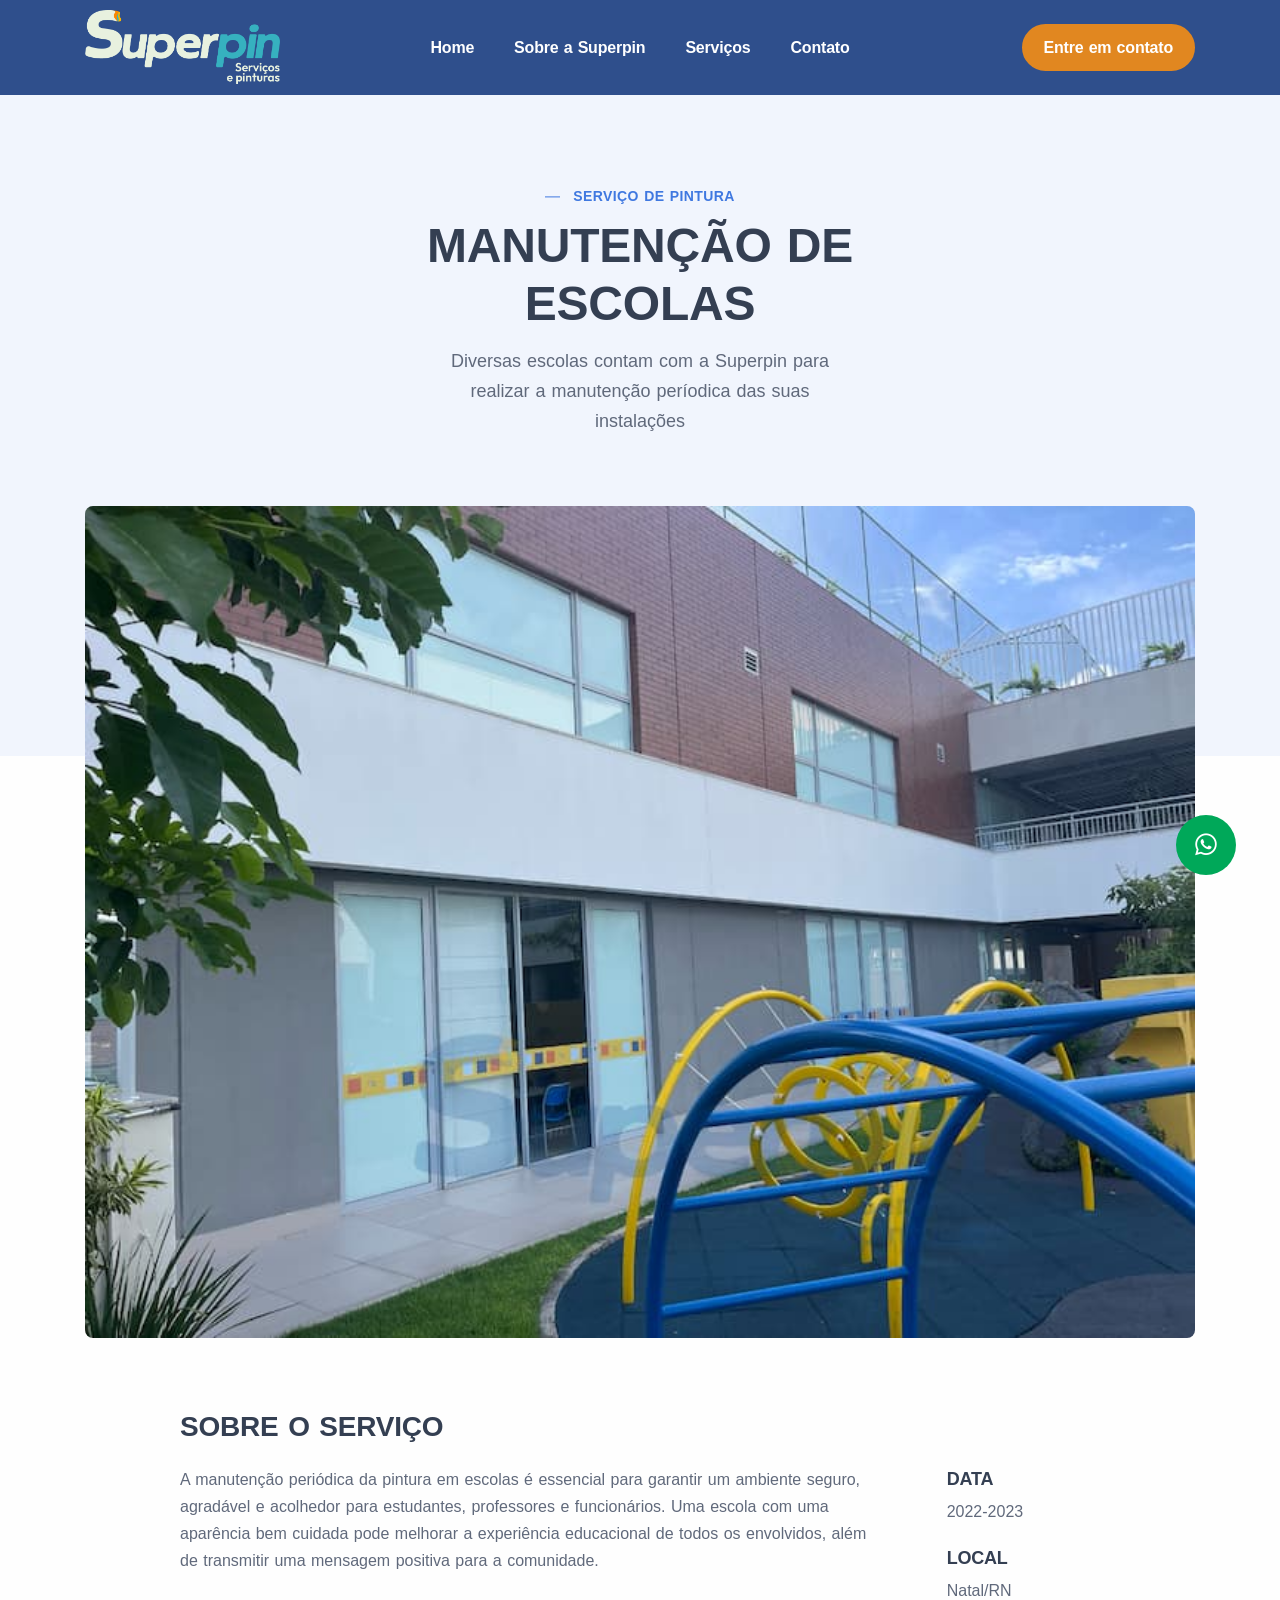
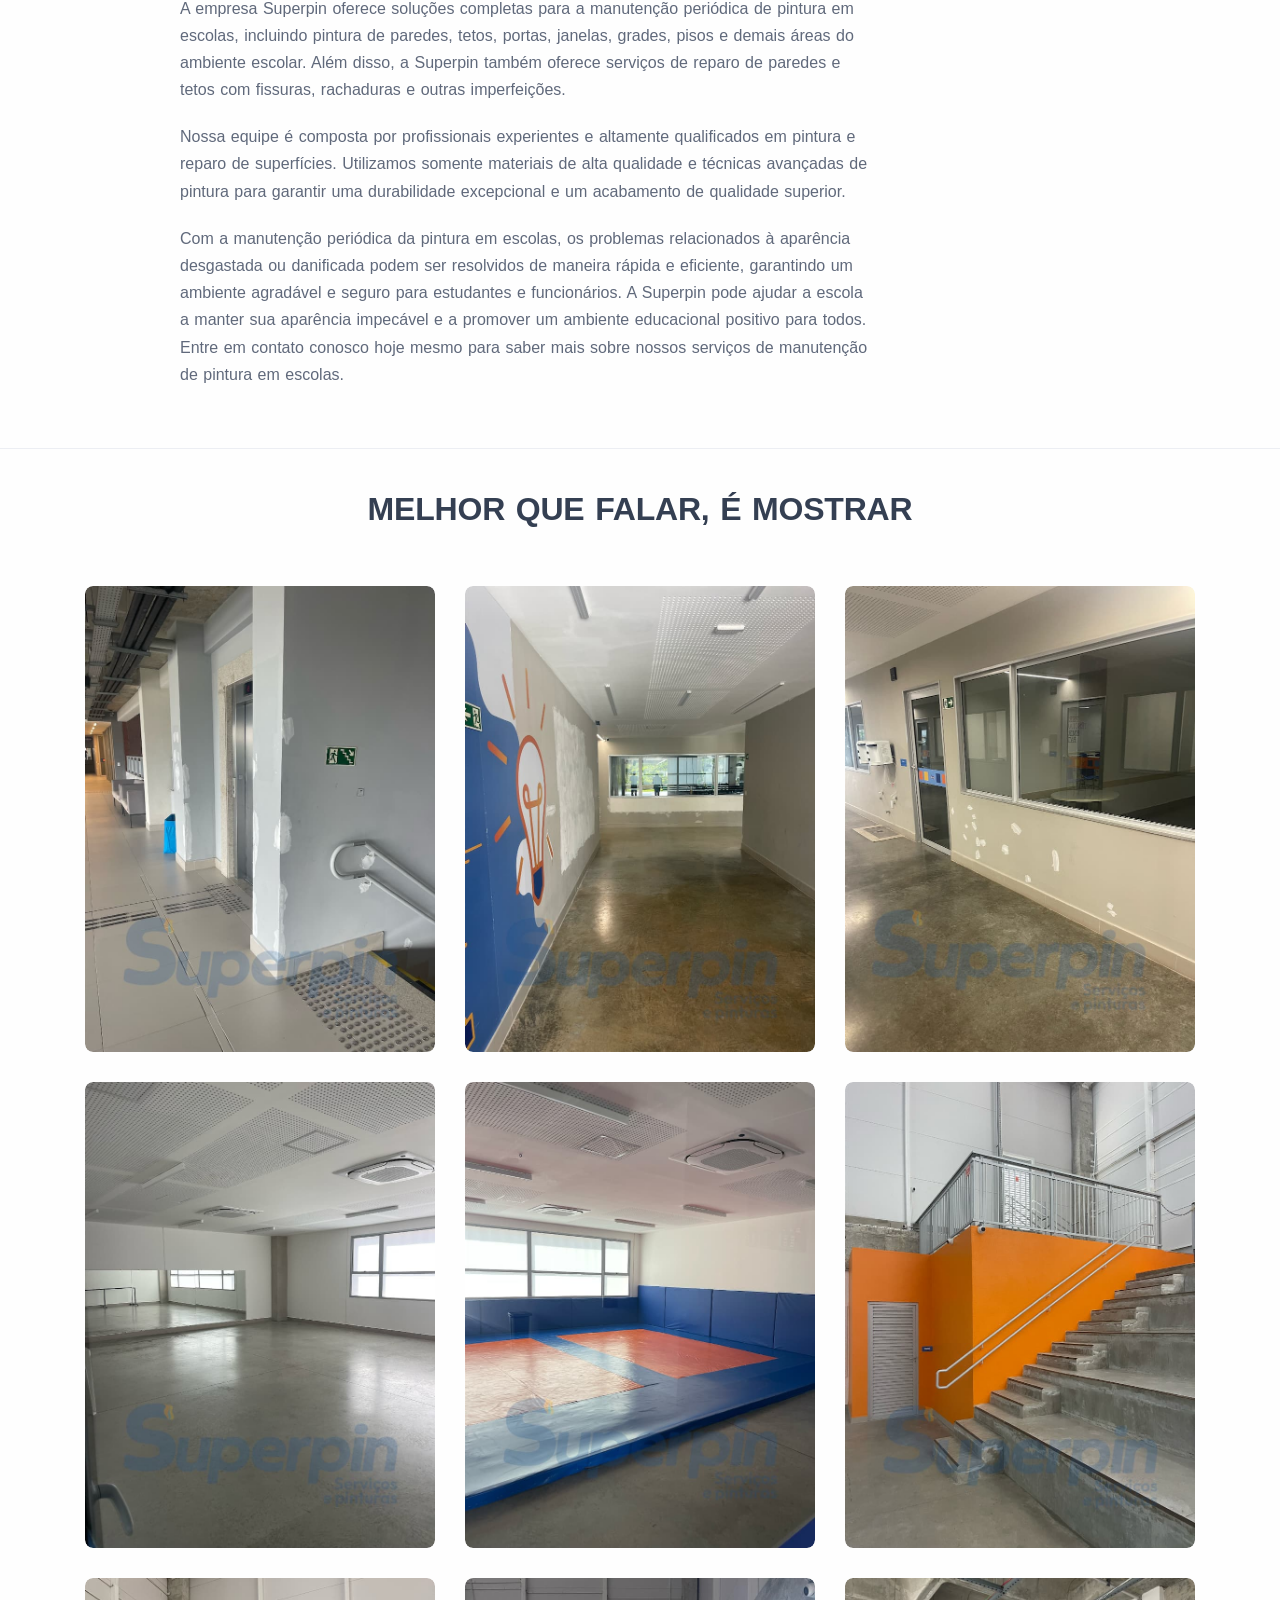
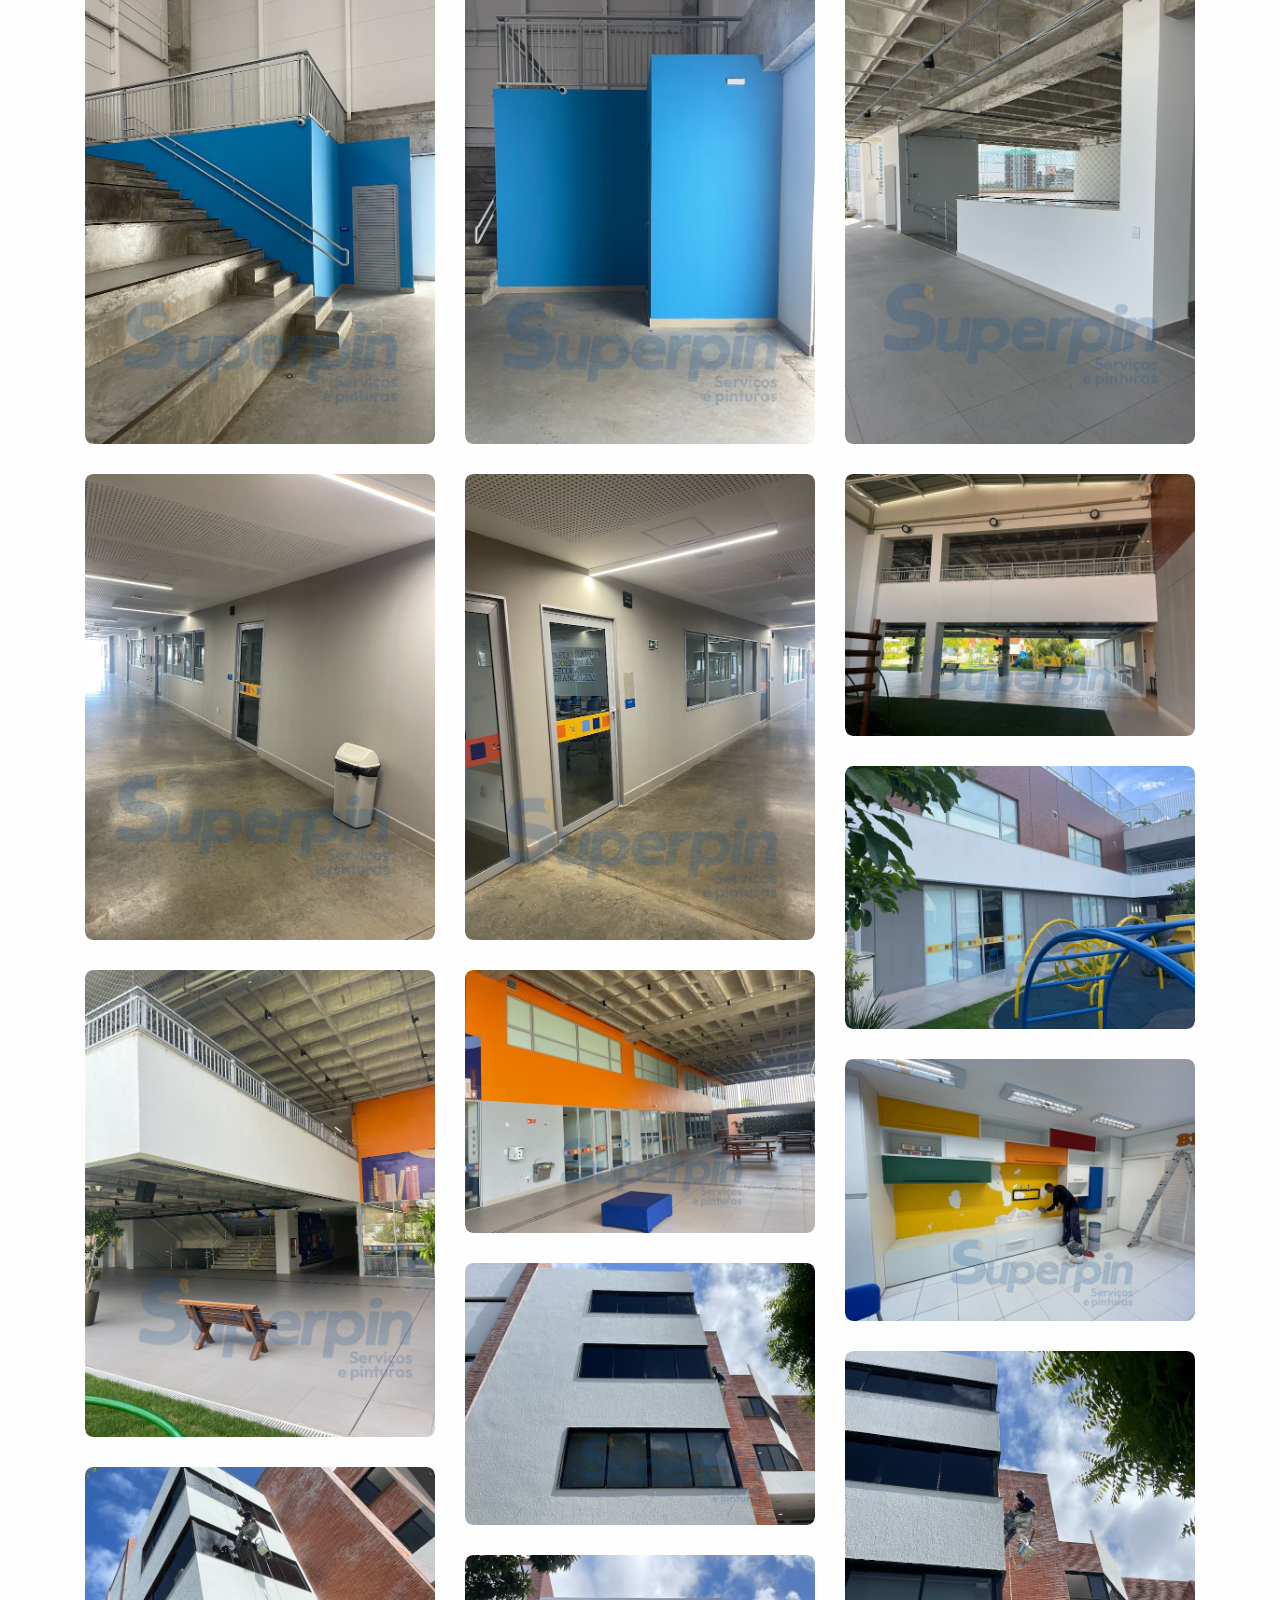
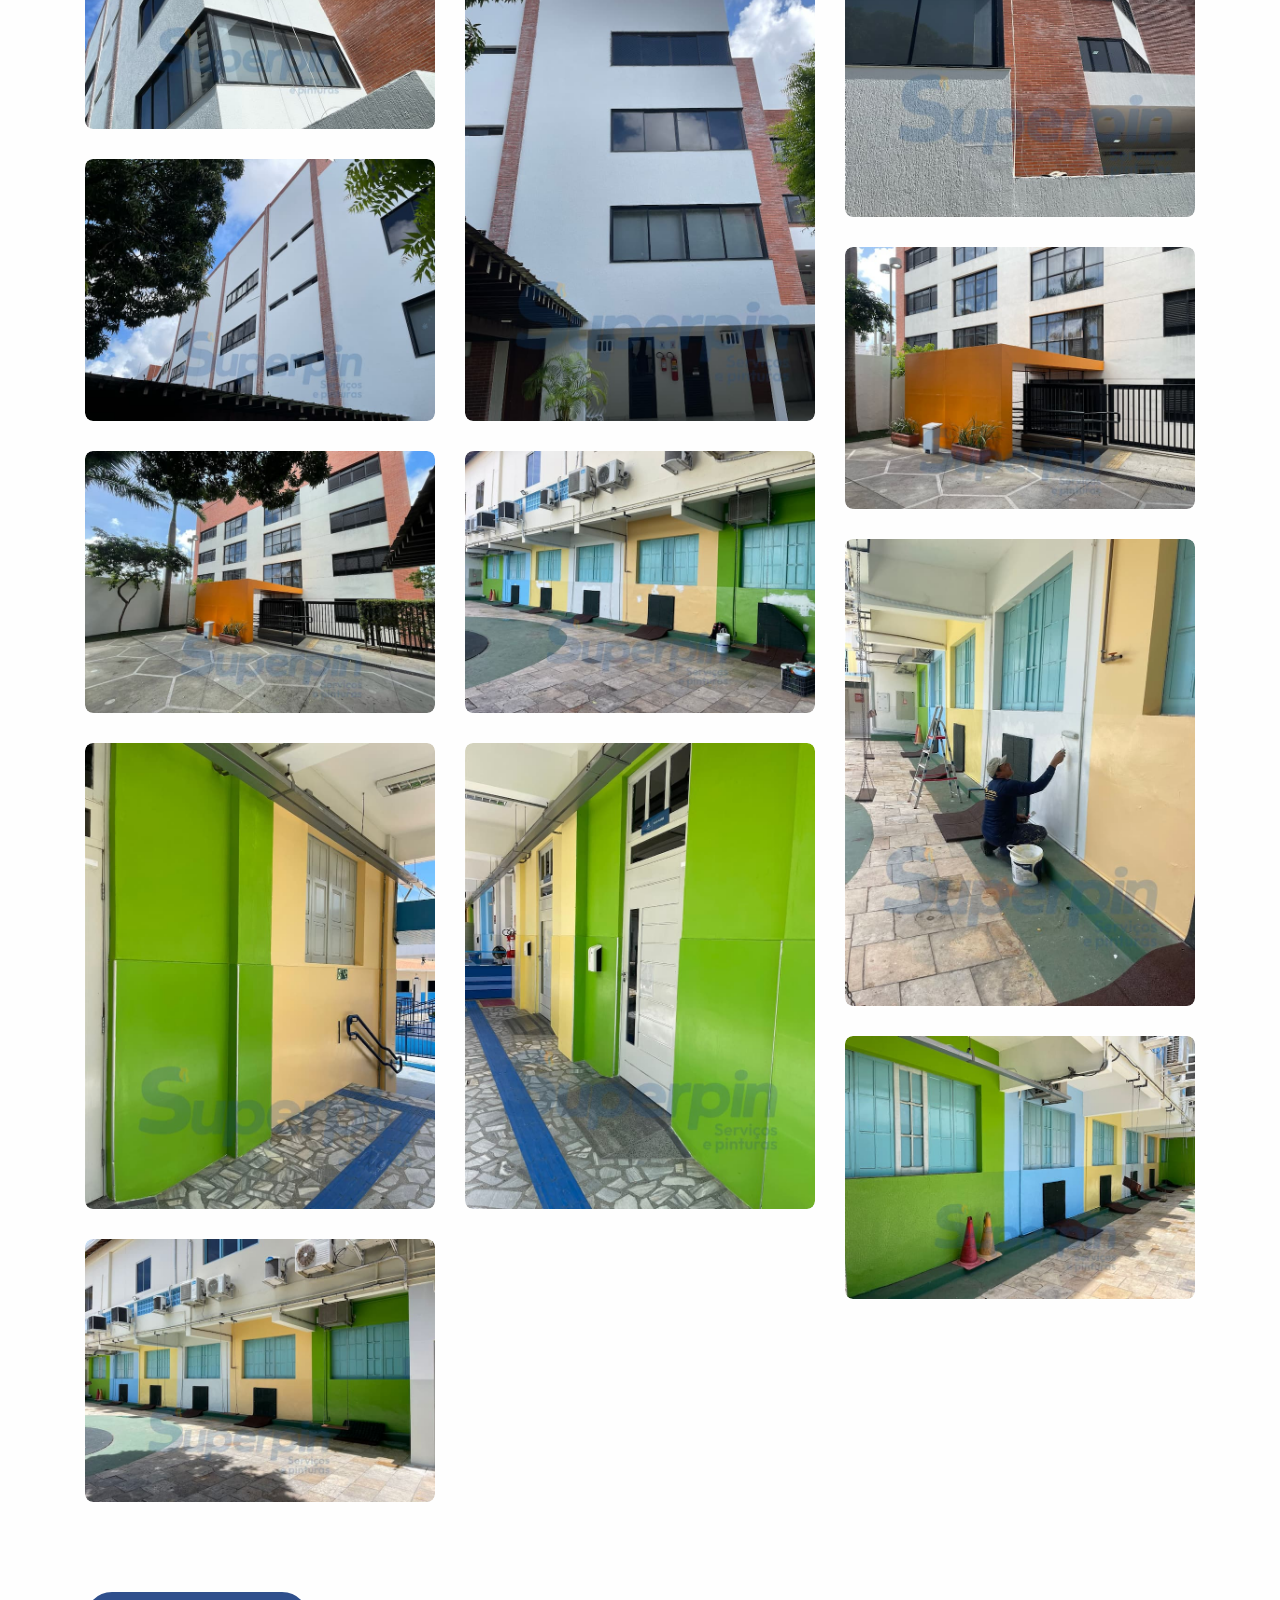
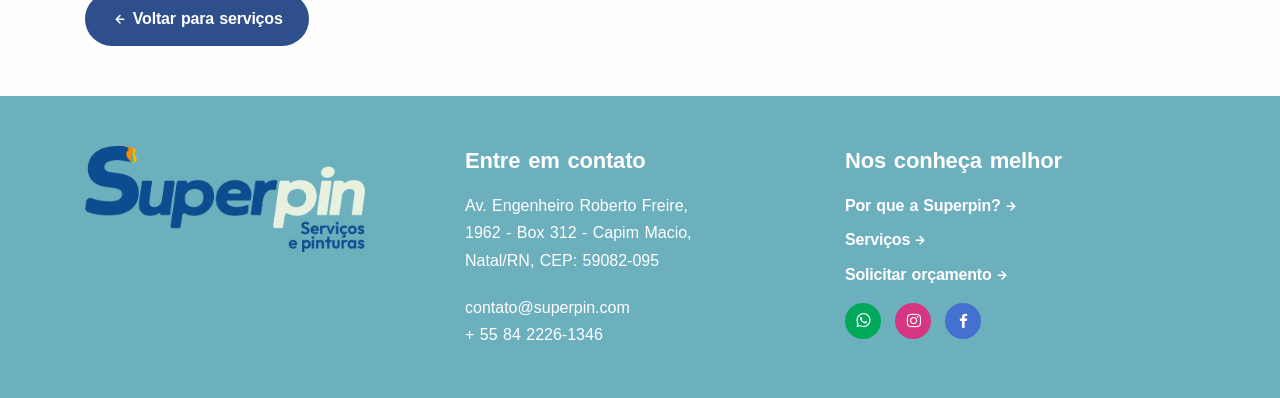
<file: manutencaoEscola.html>
<!DOCTYPE html>
<html lang="pt-br">
  <head>
    <meta charset="utf-8" />
    <meta name="viewport" content="width=device-width, initial-scale=1.0" />
    <meta
      name="description"
      content="Empresa prestadora de serviços de pintura, limpeza, impermeabilização e demais serviços para construção de Natal/RN"
    />
    <meta
      name="keywords"
      content="empresa de pintura Natal, pintor, serviço de pintura, pintura de parede, pintura airless, empresa de prestação de serviços de pintura, pintura de quadra poliesportiva, empresa de limpeza, serviço de limpeza, preço limpeza, lavagem, lavagem de fachada, impermeabilização, impermeabilização de laje, manta asfáltica, manutenção de fachada, substituição de junta de dilatação"
    />
    <meta name="author" content="Superpin" />
    <title>Superpin - Serviços e Pinturas</title>
    <link rel="shortcut icon" href="./assets/img/favicon.png" />
    <link rel="stylesheet" href="./assets/css/plugins.css" />
    <link rel="stylesheet" href="./assets/css/style.css" />
    <link
      rel="stylesheet"
      href="https://fonts.googleapis.com/css?family=Montserrat>"
    />
    <style>
      * {
        font-family: "Montserrat", sans-serif;
      }
    </style>
    <!-- Global site tag (gtag.js) - Google Analytics -->
    <script
      async
      src="https://www.googletagmanager.com/gtag/js?id=G-2SSFP15J9F"
    ></script>
    <script>
      window.dataLayer = window.dataLayer || [];
      function gtag() {
        dataLayer.push(arguments);
      }
      gtag("js", new Date());
      gtag("config", "G-2SSFP15J9F");
    </script>
    <!-- /Global site tag (gtag.js) - Google Analytics -->
    <!-- <open graph> -->
    <meta property="og:url" content="http://www.superpin.com.br" />
    <meta property="og:type" content="website" />
    <meta property="og:title" content="Superpin Serviços e Pinturas" />
    <meta property="og:description" content="Serviços para construção civil." />
    <meta
      property="og:image"
      content="//www.superpin.com.br/assets/img/logoSuperpinOpenGraph.jpg"
    />
    <!-- </open graph> -->
  </head>

  <body>
    <div class="content-wrapper">
      <header class="wrapper bg-soft-primary">
        <nav
          class="navbar navbar-expand-lg center-nav navbar-dark navbar-bg-dark"
        >
          <div class="container flex-lg-row flex-nowrap align-items-center">
            <div class="navbar-brand w-100">
              <a href="./index.html">
                <img
                  src="./assets/img/Logo 2.png"
                  srcset="./assets/img/Logo 2.png"
                  alt="Logo Supeprin"
                  height="60%"
                  width="60%"
                />
              </a>
            </div>
            <div
              class="navbar-collapse offcanvas offcanvas-nav offcanvas-start"
            >
              <div class="offcanvas-header d-lg-none">
                <a href="./index.html"
                  ><img src="./assets/img/Logo 2.png" srcset="./assets/img/Logo
                  2.png" alt="logo Superpin" height="60%" width="60%"
                </a>
                <button
                  type="button"
                  class="btn-close btn-close-white"
                  data-bs-dismiss="offcanvas"
                  aria-label="Close"
                ></button>
              </div>
              <div class="offcanvas-body ms-lg-auto d-flex flex-column h-100">
                <ul class="navbar-nav">
                  <li class="nav-item">
                    <a class="nav-link" href="./index.html">Home</a>
                  </li>

                  <li class="nav-item">
                    <a class="nav-link" href="./about.html">Sobre a Superpin</a>
                  </li>
                  <!-- <li class="nav-item dropdown">
                    <a
                      class="nav-link dropdown-toggle"
                      href="#about"
                      data-bs-toggle="dropdown"
                      >Serviços</a
                    >
                    <ul class="dropdown-menu">
                      <li class="nav-item">
                        <a class="dropdown-item" href="#">Pintura</a>
                      </li>
                      <li class="nav-item">
                        <a class="dropdown-item" href="#">Limpeza</a>
                      </li>
                      <li class="nav-item">
                        <a class="dropdown-item" href="#">Impermeablização</a>
                      </li>
                      <li class="nav-item">
                        <a class="dropdown-item" href="#">Fachada</a>
                      </li>
                    </ul>
                  </li> -->
                  <li class="nav-item">
                    <a class="nav-link" href="./portfolio.html">Serviços</a>
                  </li>
                  <li class="nav-item">
                    <a class="nav-link" href="#footer">Contato</a>
                  </li>
                </ul>
                <!-- /.navbar-nav -->
                <div class="d-lg-none mt-auto pt-6 pb-6 order-4">
                  <a href="mailto:contato@superpin.com.br" class="link-inverse"
                    >contato@superpin.com.br</a
                  >
                  <br />
                  +55 84 2226-1346 <br />
                  <nav class="nav social social-white mt-4">
                    <a
                      href="http://api.whatsapp.com/send/?phone=558422261346"
                      target="_blank"
                      ><i class="uil uil-whatsapp"></i
                    ></a>
                    <a href="http://facebook.com/SuperpinBR" target="_blank"
                      ><i class="uil uil-facebook-f"></i
                    ></a>
                    <a href="http://instagram.com/SuperpinBR" target="_blank"
                      ><i class="uil uil-instagram"></i
                    ></a>
                  </nav>
                  <!-- /.social -->
                </div>
                <!-- /offcanvas-nav-other -->
              </div>
              <!-- /.offcanvas-body -->
            </div>
            <!-- /.navbar-collapse -->
            <div class="navbar-other w-100 d-flex ms-auto">
              <ul class="navbar-nav flex-row align-items-center ms-auto">
                <li class="nav-item d-none d-md-block">
                  <a
                    href="http://api.whatsapp.com/send/?phone=558422261346"
                    target="_blank"
                    class="btn btn-sm btn-primary rounded-pill"
                    >Entre em contato</a
                  >
                </li>
                <li class="nav-item d-lg-none">
                  <button class="hamburger offcanvas-nav-btn">
                    <span></span>
                  </button>
                </li>
              </ul>
              <!-- /.navbar-nav -->
            </div>
            <!-- /.navbar-other -->
          </div>
          <!-- /.container -->
        </nav>
        <!-- /.navbar -->
        <div
          class="offcanvas offcanvas-end text-inverse"
          id="offcanvas-info"
          data-bs-scroll="true"
        >
          <div class="offcanvas-header">
            <h3 class="text-white fs-30 mb-0">Superpin</h3>
            <button
              type="button"
              class="btn-close btn-close-white"
              data-bs-dismiss="offcanvas"
              aria-label="Close"
            ></button>
          </div>
          <div class="offcanvas-body pb-6">
            <div class="widget mb-8">
              <p>Superpin serviços para construção</p>
            </div>
            <!-- /.widget -->
            <div class="widget mb-8">
              <h4 class="widget-title text-white mb-3">Contato</h4>
              <address>
                Av. Engenheiro Roberto Freire, 1962 - Box 312 <br />
                Capim Macio, Natal/RN, CEP: 59082-095
              </address>
              <a href="mailto:contato@superpin.com.br"
                >contato@superpin.com.br</a
              ><br />
              +55 (84) 2226-1346
            </div>
            /.widget -->
            <!-- <div class="widget mb-8">
              <h4 class="widget-title text-white mb-3">Learn More</h4>
              <ul class="list-unstyled">
                <li><a href="#">Our Story</a></li>
                <li><a href="#">Terms of Use</a></li>
                <li><a href="#">Privacy Policy</a></li>
                <li><a href="#">Contact Us</a></li>
              </ul>
            </div> -->
            <!-- /.widget -->
            <!-- <div class="widget">
              <h4 class="widget-title text-white mb-3">Follow Us</h4>
              <nav class="nav social social-white">
                <a href="#"><i class="uil uil-twitter"></i></a>
                <a href="#"><i class="uil uil-facebook-f"></i></a>
                <a href="#"><i class="uil uil-dribbble"></i></a>
                <a href="#"><i class="uil uil-instagram"></i></a>
                <a href="#"><i class="uil uil-youtube"></i></a>
              </nav>
              <!-- /.social -->
          </div>
          -->
          <!-- /.widget
          </div>
          <!-- /.offcanvas-body -->
        </div>
        <!-- /.offcanvas -->
        <div
          class="offcanvas offcanvas-top bg-light"
          id="offcanvas-search"
          data-bs-scroll="true"
        >
          <div class="container d-flex flex-row py-6">
            <form class="search-form w-100">
              <input
                id="search-form"
                type="text"
                class="form-control"
                placeholder="Type keyword and hit enter"
              />
            </form>
            <!-- /.search-form -->
            <button
              type="button"
              class="btn-close"
              data-bs-dismiss="offcanvas"
              aria-label="Close"
            ></button>
          </div>
          <!-- /.container -->
        </div>
        <!-- /.offcanvas -->
      </header>
      <!-- /header -->
      <section class="wrapper bg-soft-primary">
        <div class="container pt-10 pb-19 pt-md-14 pb-md-22 text-center">
          <div class="row">
            <div class="col-md-10 col-lg-8 col-xl-7 mx-auto">
              <div class="post-header">
                <div class="post-category text-line">
                  <a href="#" class="hover" rel="category"
                    >SERVIÇO DE PINTURA</a
                  >
                </div>
                <!-- /.post-category -->
                <h1 class="display-1 mb-3">MANUTENÇÃO DE ESCOLAS</h1>
                <p class="lead px-md-12 px-lg-12 px-xl-15 px-xxl-18">
                  Diversas escolas contam com a Superpin para realizar a
                  manutenção períodica das suas instalações
                </p>
              </div>
              <!-- /.post-header -->
            </div>
            <!-- /column -->
          </div>
          <!-- /.row -->
        </div>
        <!-- /.container -->
      </section>
      <!-- /section -->
      <section class="wrapper bg-light wrapper-border">
        <div class="container pb-14 pb-md-8">
          <div class="row">
            <div class="col-12">
              <article class="mt-n21">
                <figure class="rounded mb-8 mb-md-12">
                  <img src="./assets/img/manutencaoEscola.jpg" alt="Foto de capa do serviço" />
                </figure>
                <div class="row">
                  <div class="col-lg-10 offset-lg-1">
                    <h2 class="display-6 mb-4">SOBRE O SERVIÇO</h2>
                    <div class="row gx-0">
                      <div class="col-md-9 text-justify">
                        <p>
                          A manutenção periódica da pintura em escolas é
                          essencial para garantir um ambiente seguro, agradável
                          e acolhedor para estudantes, professores e
                          funcionários. Uma escola com uma aparência bem cuidada
                          pode melhorar a experiência educacional de todos os
                          envolvidos, além de transmitir uma mensagem positiva
                          para a comunidade.
                        </p>
                        <p>
                          A empresa Superpin oferece soluções completas para a
                          manutenção periódica de pintura em escolas, incluindo
                          pintura de paredes, tetos, portas, janelas, grades,
                          pisos e demais áreas do ambiente escolar. Além disso,
                          a Superpin também oferece serviços de reparo de
                          paredes e tetos com fissuras, rachaduras e outras
                          imperfeições.
                        </p>
                        <p>
                          Nossa equipe é composta por profissionais experientes
                          e altamente qualificados em pintura e reparo de
                          superfícies. Utilizamos somente materiais de alta
                          qualidade e técnicas avançadas de pintura para
                          garantir uma durabilidade excepcional e um acabamento
                          de qualidade superior.
                        </p>
                        <p>
                          Com a manutenção periódica da pintura em escolas, os
                          problemas relacionados à aparência desgastada ou
                          danificada podem ser resolvidos de maneira rápida e
                          eficiente, garantindo um ambiente agradável e seguro
                          para estudantes e funcionários. A Superpin pode ajudar
                          a escola a manter sua aparência impecável e a promover
                          um ambiente educacional positivo para todos. Entre em
                          contato conosco hoje mesmo para saber mais sobre
                          nossos serviços de manutenção de pintura em escolas.
                        </p>
                      </div>
                      <!--/column -->
                      <div class="col-md-2 ms-auto">
                        <ul class="list-unstyled">
                          <li>
                            <h5 class="mb-1">DATA</h5>
                            <p>2022-2023</p>
                          </li>
                          <li>
                            <h5 class="mb-1">LOCAL</h5>
                            <p>Natal/RN</p>
                          </li>
                        </ul>
                      </div>
                      <!--/column -->
                    </div>
                    <!--/.row -->
                  </div>
                  <!-- /column -->
                </div>
                <!--/.row -->
              </article>
              <!-- /.project -->
            </div>
            <!-- /column -->
          </div>
          <!-- /.row -->
        </div>
        <!-- /.container -->
      </section>
      <!-- /section -->
      <section class="wrapper bg-light">
        <div class="container py-14 py-md-8 text-center">
          <div class="row">
            <div class="col-lg-10 col-xl-8 col-xxl-7 mx-auto mb-8">
              <h2 class="display-5 mb-3">MELHOR QUE FALAR, É MOSTRAR</h2>
            </div>
            <!-- /column -->
          </div>
          <!-- /.row -->
          <div class="grid grid-view projects-masonry">
            <div class="row gx-md-6 gy-6 isotope">
              <div class="project item col-md-6 col-xl-4">
                <figure class="overlay overlay-1 rounded">
                  <a
                    href="./assets/img/manutencaoEscola/foto2.jpg"
                    data-glightbox
                    data-gallery="shots-group"
                  >
                    <img src="./assets/img/manutencaoEscola/foto2.jpg" alt="foto do serviço"
                  /></a>
                </figure>
              </div>
              <!-- /.project -->
              <div class="row gx-md-6 gy-6 isotope">
                <div class="project item col-md-6 col-xl-4">
                  <figure class="overlay overlay-1 rounded">
                    <a
                      href="./assets/img/manutencaoEscola/foto3.jpg"
                      data-glightbox
                      data-gallery="shots-group"
                    >
                      <img src="./assets/img/manutencaoEscola/foto3.jpg" alt="foto do serviço"
                    /></a>
                  </figure>
                </div>
                <!-- /.project -->
                <div class="project item col-md-6 col-xl-4">
                  <figure class="overlay overlay-1 rounded">
                    <a
                      href="./assets/img/manutencaoEscola/foto4.jpg"
                      data-glightbox
                      data-gallery="shots-group"
                    >
                      <img src="./assets/img/manutencaoEscola/foto4.jpg" alt="foto do serviço"
                    /></a>
                  </figure>
                </div>
                <!-- /.project -->
                <div class="project item col-md-6 col-xl-4">
                  <figure class="overlay overlay-1 rounded">
                    <a
                      href="./assets/img/manutencaoEscola/foto5.jpg"
                      data-glightbox
                      data-gallery="shots-group"
                    >
                      <img src="./assets/img/manutencaoEscola/foto5.jpg" alt="foto do serviço"
                    /></a>
                  </figure>
                </div>
                <!-- /.project -->
                <div class="project item col-md-6 col-xl-4">
                  <figure class="overlay overlay-1 rounded">
                    <a
                      href="./assets/img/manutencaoEscola/foto6.jpg"
                      data-glightbox
                      data-gallery="shots-group"
                    >
                      <img src="./assets/img/manutencaoEscola/foto6.jpg" alt="foto do serviço"
                    /></a>
                  </figure>
                </div>
                <!-- /.project -->
                <div class="project item col-md-6 col-xl-4">
                  <figure class="overlay overlay-1 rounded">
                    <a
                      href="./assets/img/manutencaoEscola/foto7.jpg"
                      data-glightbox
                      data-gallery="shots-group"
                    >
                      <img src="./assets/img/manutencaoEscola/foto7.jpg" alt="foto do serviço"
                    /></a>
                  </figure>
                </div>
                <!-- /.project -->
                <div class="project item col-md-6 col-xl-4">
                  <figure class="overlay overlay-1 rounded">
                    <a
                      href="./assets/img/manutencaoEscola/foto8.jpg"
                      data-glightbox
                      data-gallery="shots-group"
                    >
                      <img src="./assets/img/manutencaoEscola/foto8.jpg" alt="foto do serviço"
                    /></a>
                  </figure>
                </div>
                <!-- /.project -->
                <div class="project item col-md-6 col-xl-4">
                  <figure class="overlay overlay-1 rounded">
                    <a
                      href="./assets/img/manutencaoEscola/foto9.jpg"
                      data-glightbox
                      data-gallery="shots-group"
                    >
                      <img src="./assets/img/manutencaoEscola/foto9.jpg" alt="foto do serviço"
                    /></a>
                  </figure>
                </div>
                <!-- /.project -->
                <div class="project item col-md-6 col-xl-4">
                  <figure class="overlay overlay-1 rounded">
                    <a
                      href="./assets/img/manutencaoEscola/foto10.jpg"
                      data-glightbox
                      data-gallery="shots-group"
                    >
                      <img src="./assets/img/manutencaoEscola/foto10.jpg" alt="foto do serviço"
                    /></a>
                  </figure>
                </div>
                <!-- /.project -->
                <div class="project item col-md-6 col-xl-4">
                  <figure class="overlay overlay-1 rounded">
                    <a
                      href="./assets/img/manutencaoEscola/foto11.jpg"
                      data-glightbox
                      data-gallery="shots-group"
                    >
                      <img src="./assets/img/manutencaoEscola/foto11.jpg" alt="foto do serviço"
                    /></a>
                  </figure>
                </div>
                <!-- /.project -->
                <div class="project item col-md-6 col-xl-4">
                  <figure class="overlay overlay-1 rounded">
                    <a
                      href="./assets/img/manutencaoEscola/foto12.jpg"
                      data-glightbox
                      data-gallery="shots-group"
                    >
                      <img src="./assets/img/manutencaoEscola/foto12.jpg" alt="foto do serviço"
                    /></a>
                  </figure>
                </div>
                <!-- /.project -->
                <div class="project item col-md-6 col-xl-4">
                  <figure class="overlay overlay-1 rounded">
                    <a
                      href="./assets/img/manutencaoEscola/foto13.jpg"
                      data-glightbox
                      data-gallery="shots-group"
                    >
                      <img src="./assets/img/manutencaoEscola/foto13.jpg" alt="foto do serviço"
                    /></a>
                  </figure>
                </div>
                <!-- /.project -->
                <div class="project item col-md-6 col-xl-4">
                  <figure class="overlay overlay-1 rounded">
                    <a
                      href="./assets/img/manutencaoEscola/foto14.jpg"
                      data-glightbox
                      data-gallery="shots-group"
                    >
                      <img src="./assets/img/manutencaoEscola/foto14.jpg" alt="foto do serviço"
                    /></a>
                  </figure>
                </div>
                <!-- /.project -->
                <div class="project item col-md-6 col-xl-4">
                  <figure class="overlay overlay-1 rounded">
                    <a
                      href="./assets/img/manutencaoEscola/foto15.jpg"
                      data-glightbox
                      data-gallery="shots-group"
                    >
                      <img src="./assets/img/manutencaoEscola/foto15.jpg" alt="foto do serviço"
                    /></a>
                  </figure>
                </div>
                <!-- /.project -->
                <div class="project item col-md-6 col-xl-4">
                  <figure class="overlay overlay-1 rounded">
                    <a
                      href="./assets/img/manutencaoEscola/foto16.jpg"
                      data-glightbox
                      data-gallery="shots-group"
                    >
                      <img src="./assets/img/manutencaoEscola/foto16.jpg" alt="foto do serviço"
                    /></a>
                  </figure>
                </div>
                <!-- /.project -->
                <div class="project item col-md-6 col-xl-4">
                  <figure class="overlay overlay-1 rounded">
                    <a
                      href="./assets/img/manutencaoEscola/foto17.jpg"
                      data-glightbox
                      data-gallery="shots-group"
                    >
                      <img src="./assets/img/manutencaoEscola/foto17.jpg" alt="foto do serviço"
                    /></a>
                  </figure>
                </div>
                <!-- /.project -->
                <div class="project item col-md-6 col-xl-4">
                  <figure class="overlay overlay-1 rounded">
                    <a
                      href="./assets/img/manutencaoEscola/foto18.jpg"
                      data-glightbox
                      data-gallery="shots-group"
                    >
                      <img src="./assets/img/manutencaoEscola/foto18.jpg" alt="foto do serviço"
                    /></a>
                  </figure>
                </div>
                <!-- /.project -->
                <div class="project item col-md-6 col-xl-4">
                  <figure class="overlay overlay-1 rounded">
                    <a
                      href="./assets/img/manutencaoEscola/foto19.jpg"
                      data-glightbox
                      data-gallery="shots-group"
                    >
                      <img src="./assets/img/manutencaoEscola/foto19.jpg" alt="foto do serviço"
                    /></a>
                  </figure>
                </div>
                <!-- /.project -->
                <div class="project item col-md-6 col-xl-4">
                  <figure class="overlay overlay-1 rounded">
                    <a
                      href="./assets/img/manutencaoEscola/foto20.jpg"
                      data-glightbox
                      data-gallery="shots-group"
                    >
                      <img src="./assets/img/manutencaoEscola/foto20.jpg" alt="foto do serviço"
                    /></a>
                  </figure>
                </div>
                <!-- /.project -->
                <div class="project item col-md-6 col-xl-4">
                  <figure class="overlay overlay-1 rounded">
                    <a
                      href="./assets/img/manutencaoEscola/foto21.jpg"
                      data-glightbox
                      data-gallery="shots-group"
                    >
                      <img src="./assets/img/manutencaoEscola/foto21.jpg" alt="foto do serviço"
                    /></a>
                  </figure>
                </div>
                <!-- /.project -->
                <div class="project item col-md-6 col-xl-4">
                  <figure class="overlay overlay-1 rounded">
                    <a
                      href="./assets/img/manutencaoEscola/foto22.jpg"
                      data-glightbox
                      data-gallery="shots-group"
                    >
                      <img src="./assets/img/manutencaoEscola/foto22.jpg" alt="foto do serviço"
                    /></a>
                  </figure>
                </div>
                <!-- /.project -->
                <div class="project item col-md-6 col-xl-4">
                  <figure class="overlay overlay-1 rounded">
                    <a
                      href="./assets/img/manutencaoEscola/foto23.jpg"
                      data-glightbox
                      data-gallery="shots-group"
                    >
                      <img src="./assets/img/manutencaoEscola/foto23.jpg" alt="foto do serviço"
                    /></a>
                  </figure>
                </div>
                <!-- /.project -->
                <div class="project item col-md-6 col-xl-4">
                  <figure class="overlay overlay-1 rounded">
                    <a
                      href="./assets/img/manutencaoEscola/foto24.jpg"
                      data-glightbox
                      data-gallery="shots-group"
                    >
                      <img src="./assets/img/manutencaoEscola/foto24.jpg" alt="foto do serviço"
                    /></a>
                  </figure>
                </div>
                <!-- /.project -->
                <div class="project item col-md-6 col-xl-4">
                  <figure class="overlay overlay-1 rounded">
                    <a
                      href="./assets/img/manutencaoEscola/foto25.jpg"
                      data-glightbox
                      data-gallery="shots-group"
                    >
                      <img src="./assets/img/manutencaoEscola/foto25.jpg" alt="foto do serviço"
                    /></a>
                  </figure>
                </div>
                <!-- /.project -->
                <div class="project item col-md-6 col-xl-4">
                  <figure class="overlay overlay-1 rounded">
                    <a
                      href="./assets/img/manutencaoEscola/foto26.jpg"
                      data-glightbox
                      data-gallery="shots-group"
                    >
                      <img src="./assets/img/manutencaoEscola/foto26.jpg" alt="foto do serviço"
                    /></a>
                  </figure>
                </div>
                <!-- /.project -->
                <div class="project item col-md-6 col-xl-4">
                  <figure class="overlay overlay-1 rounded">
                    <a
                      href="./assets/img/manutencaoEscola/foto27.jpg"
                      data-glightbox
                      data-gallery="shots-group"
                    >
                      <img src="./assets/img/manutencaoEscola/foto27.jpg" alt="foto do serviço"
                    /></a>
                  </figure>
                </div>
                <!-- /.project -->
                <div class="project item col-md-6 col-xl-4">
                  <figure class="overlay overlay-1 rounded">
                    <a
                      href="./assets/img/manutencaoEscola/foto28.jpg"
                      data-glightbox
                      data-gallery="shots-group"
                    >
                      <img src="./assets/img/manutencaoEscola/foto28.jpg" alt="foto do serviço"
                    /></a>
                  </figure>
                </div>
                <!-- /.project -->
                <div class="project item col-md-6 col-xl-4">
                  <figure class="overlay overlay-1 rounded">
                    <a
                      href="./assets/img/manutencaoEscola/foto29.jpg"
                      data-glightbox
                      data-gallery="shots-group"
                    >
                      <img src="./assets/img/manutencaoEscola/foto29.jpg" alt="foto do serviço"
                    /></a>
                  </figure>
                </div>
                <!-- /.project -->
                <div class="project item col-md-6 col-xl-4">
                  <figure class="overlay overlay-1 rounded">
                    <a
                      href="./assets/img/manutencaoEscola/foto30.jpg"
                      data-glightbox
                      data-gallery="shots-group"
                    >
                      <img src="./assets/img/manutencaoEscola/foto30.jpg" alt="foto do serviço"
                    /></a>
                  </figure>
                </div>
                <!-- /.project -->
            </div>
            <!-- /.row -->
          </div>
          <!-- /.grid -->
        </div>
        <!-- /.container -->
      </section>
      <!-- /section -->

      <section class="wrapper bg-light">
        <div class="container py-10">
          <div class="row gx-md-6 gy-3 gy-md-0">
            <div
              class="col-md-8 align-self-center text-center text-md-start navigation"
            >
              <a
                href="./portfolio.html"
                class="btn btn-secondary rounded-pill btn-icon btn-icon-start mb-0 me-1"
                ><i class="uil uil-arrow-left"></i>Voltar para serviços</a
              >
            </div>
            <!--/column -->
          </div>
          <!--/.row -->
        </div>
        <!-- /.container -->
      </section>
      <!-- /section -->
    </div>
    <!-- /.content-wrapper -->
    <footer id="footer" class="bg-light-superpin">
      <div class="container py-13 py-md-10">
        <div class="row gy-6 gy-lg-0">
          <div class="col-md-4">
            <div class="widget">
              <img
                class="mb-3"
                src="./assets/img/Logo 3.png"
                srcset="./assets/img/Logo 3.png"
                alt=""
                heigth="80%"
                width="80%"
              />
              <!-- <p class="text-white">© 2023 Superpin. <br class="d-none d-lg-block" />Marca registrada.</p> -->
            </div>
            <!-- /.widget -->
          </div>
          <!-- /column -->
          <div class="col-md-4">
            <div class="widget">
              <h3 class="widget-title text-white mb-3">Entre em contato</h3>
              <address class="pe-xl-15 pe-xxl-17 text-white">
                Av. Engenheiro Roberto Freire, 1962 - Box 312 - Capim Macio,
                Natal/RN, CEP: 59082-095
              </address>
              <a class="text-white" href="mailto:contato@superpin.com.br"
                >contato@superpin.com</a
              ><br />
              <a
                href="http://api.whatsapp.com/send/?phone=558422261346"
                class="text-white"
                target="_blank"
                >+ 55 84 2226-1346</a
              >
            </div>
            <!-- /.widget -->
          </div>
          <!-- /column -->
          <div class="col-md-4">
            <div class="widget">
              <h3 class="widget-title text-white mb-3">Nos conheça melhor</h3>
              <ul class="list-unstyled mb-0 text-white">
                <li>
                  <a href="./about.html" class="text-white hover more"
                    >Por que a Superpin?</a
                  >
                </li>
                <li>
                  <a href="./portfolio.html" class="text-white hover more"
                    >Serviços</a
                  >
                </li>
                <li>
                  <a
                    href="http://api.whatsapp.com/send/?phone=558422261346"
                    target="_blank"
                    class="text-white hover more"
                    >Solicitar orçamento</a
                  >
                </li>
              </ul>
            </div>
            <!-- /.widget -->
            <nav class="nav social mt-3">
              <a
                href="http://api.whatsapp.com/send/?phone=558422261346"
                target="_blank"
                class="btn btn-circle btn-sm btn-whatsapp"
                ><i class="uil uil-whatsapp"></i
              ></a>
              <a
                href="http://instagram.com/SuperpinBR"
                target="_blank"
                class="btn btn-circle btn-sm btn-instagram"
                ><i class="uil uil-instagram"></i
              ></a>
              <a
                href="http://facebook.com/SuperpinBR"
                target="_blank"
                class="btn btn-circle btn-sm btn-facebook"
                ><i class="uil uil-facebook-f"></i
              ></a>
            </nav>
            <!-- /.social -->
          </div>
        </div>
        <!--/.row -->
      </div>
      <!-- /.container -->
    </footer>
    <!-- <div class="progress-wrap">
      <svg
        class="progress-circle svg-content"
        width="100%"
        height="100%"
        viewBox="-1 -1 102 102"
      >

      
        <path d="M50,1 a49,49 0 0,1 0,98 a49,49 0 0,1 0,-98" />
      </svg>
    </div> -->
    <nav class="nav social">
      <a
        href="http://api.whatsapp.com/send/?phone=558422261346"
        target="_blank"
        class="btn btn-circle btn-lg btn-whatsapp whatsapp-icon-fixed"
        ><i class="uil uil-whatsapp"></i
      ></a>
    </nav>
    <script src="./assets/js/plugins.js"></script>
    <script src="./assets/js/theme.js"></script>
  </body>
</html>
</file>
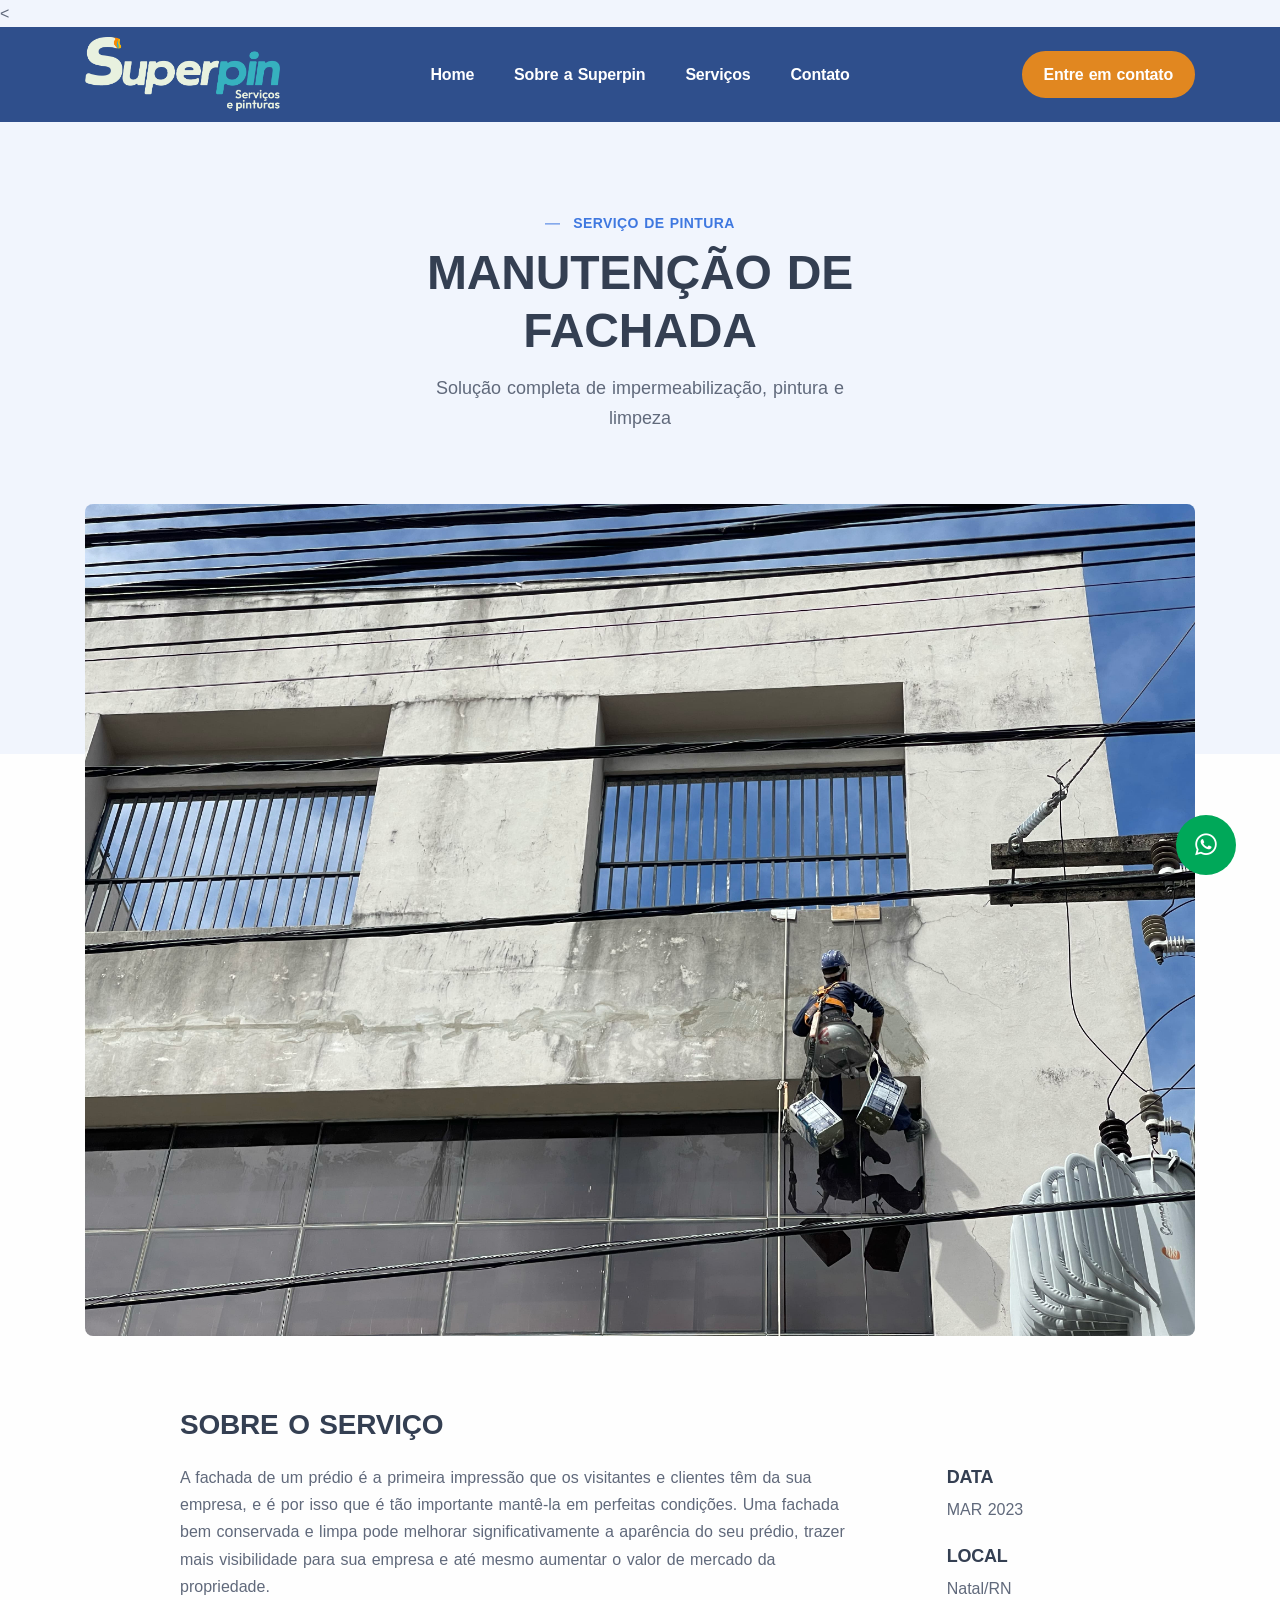
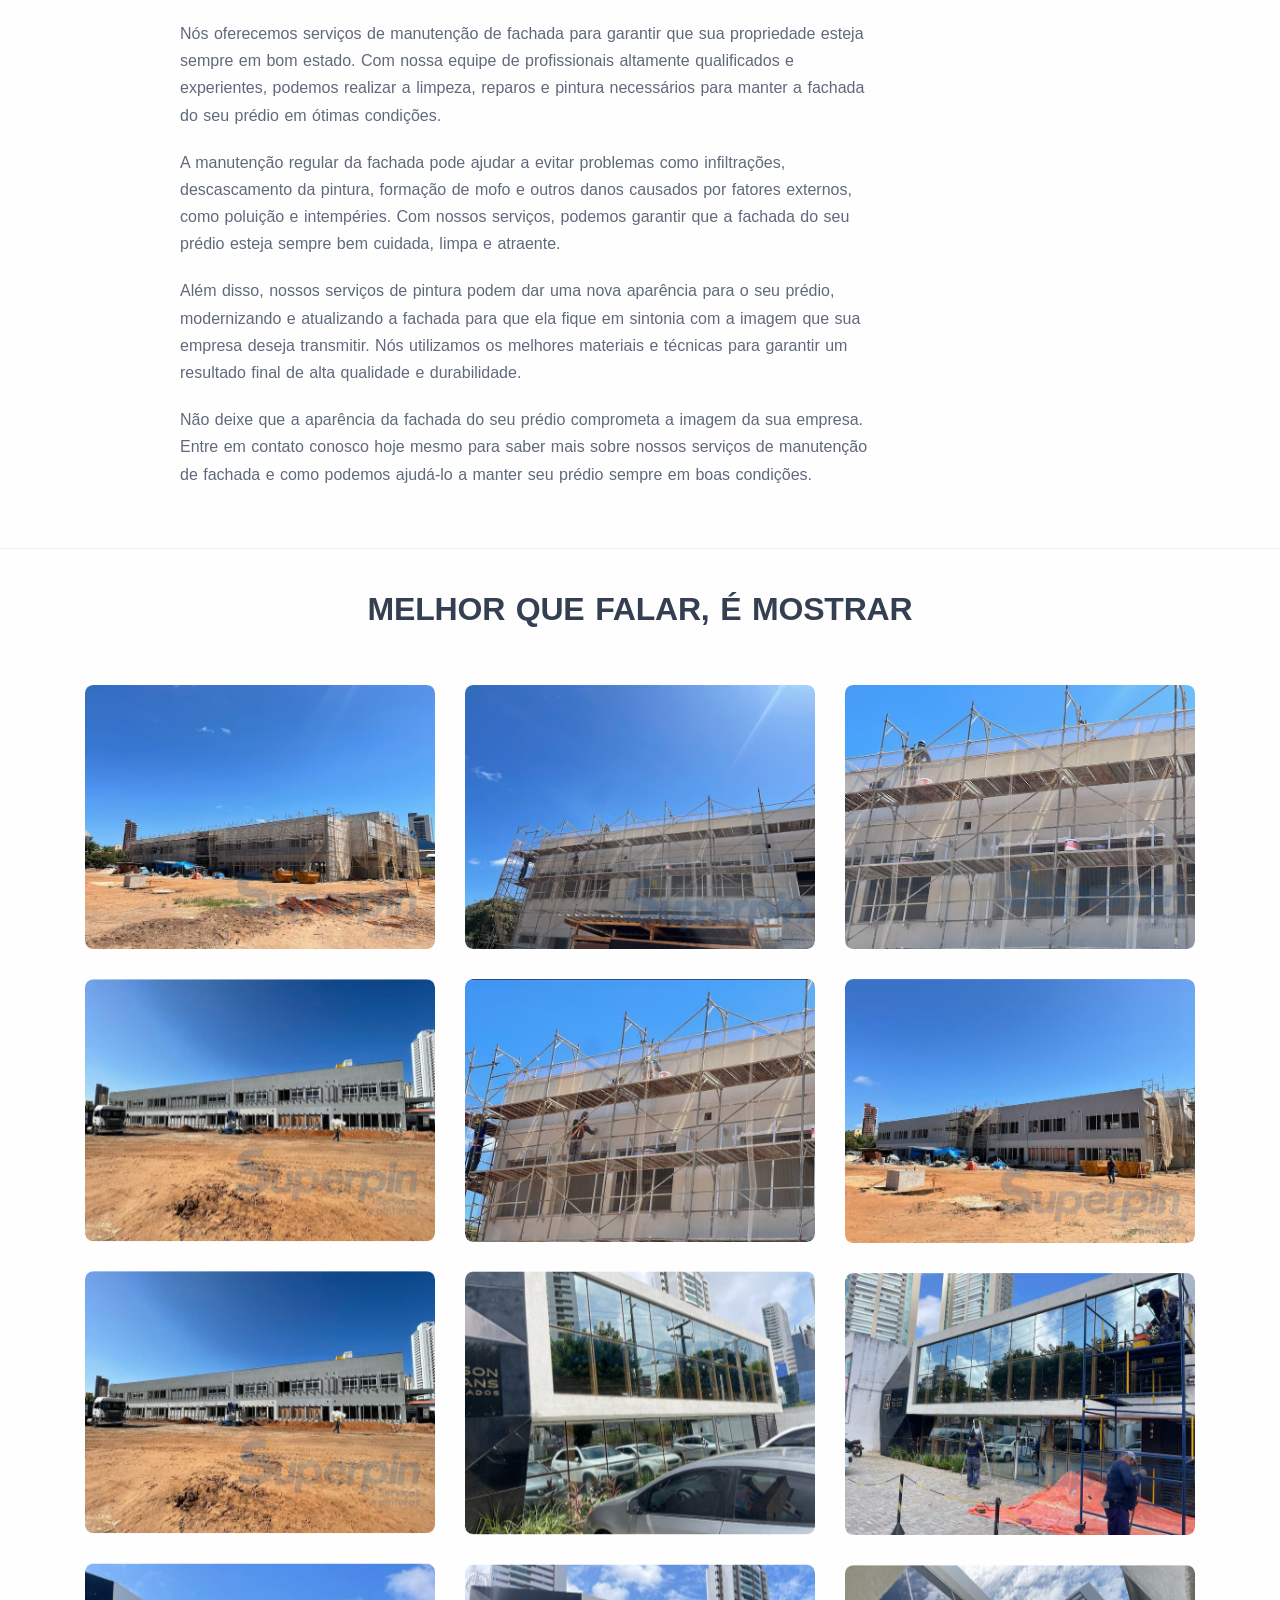
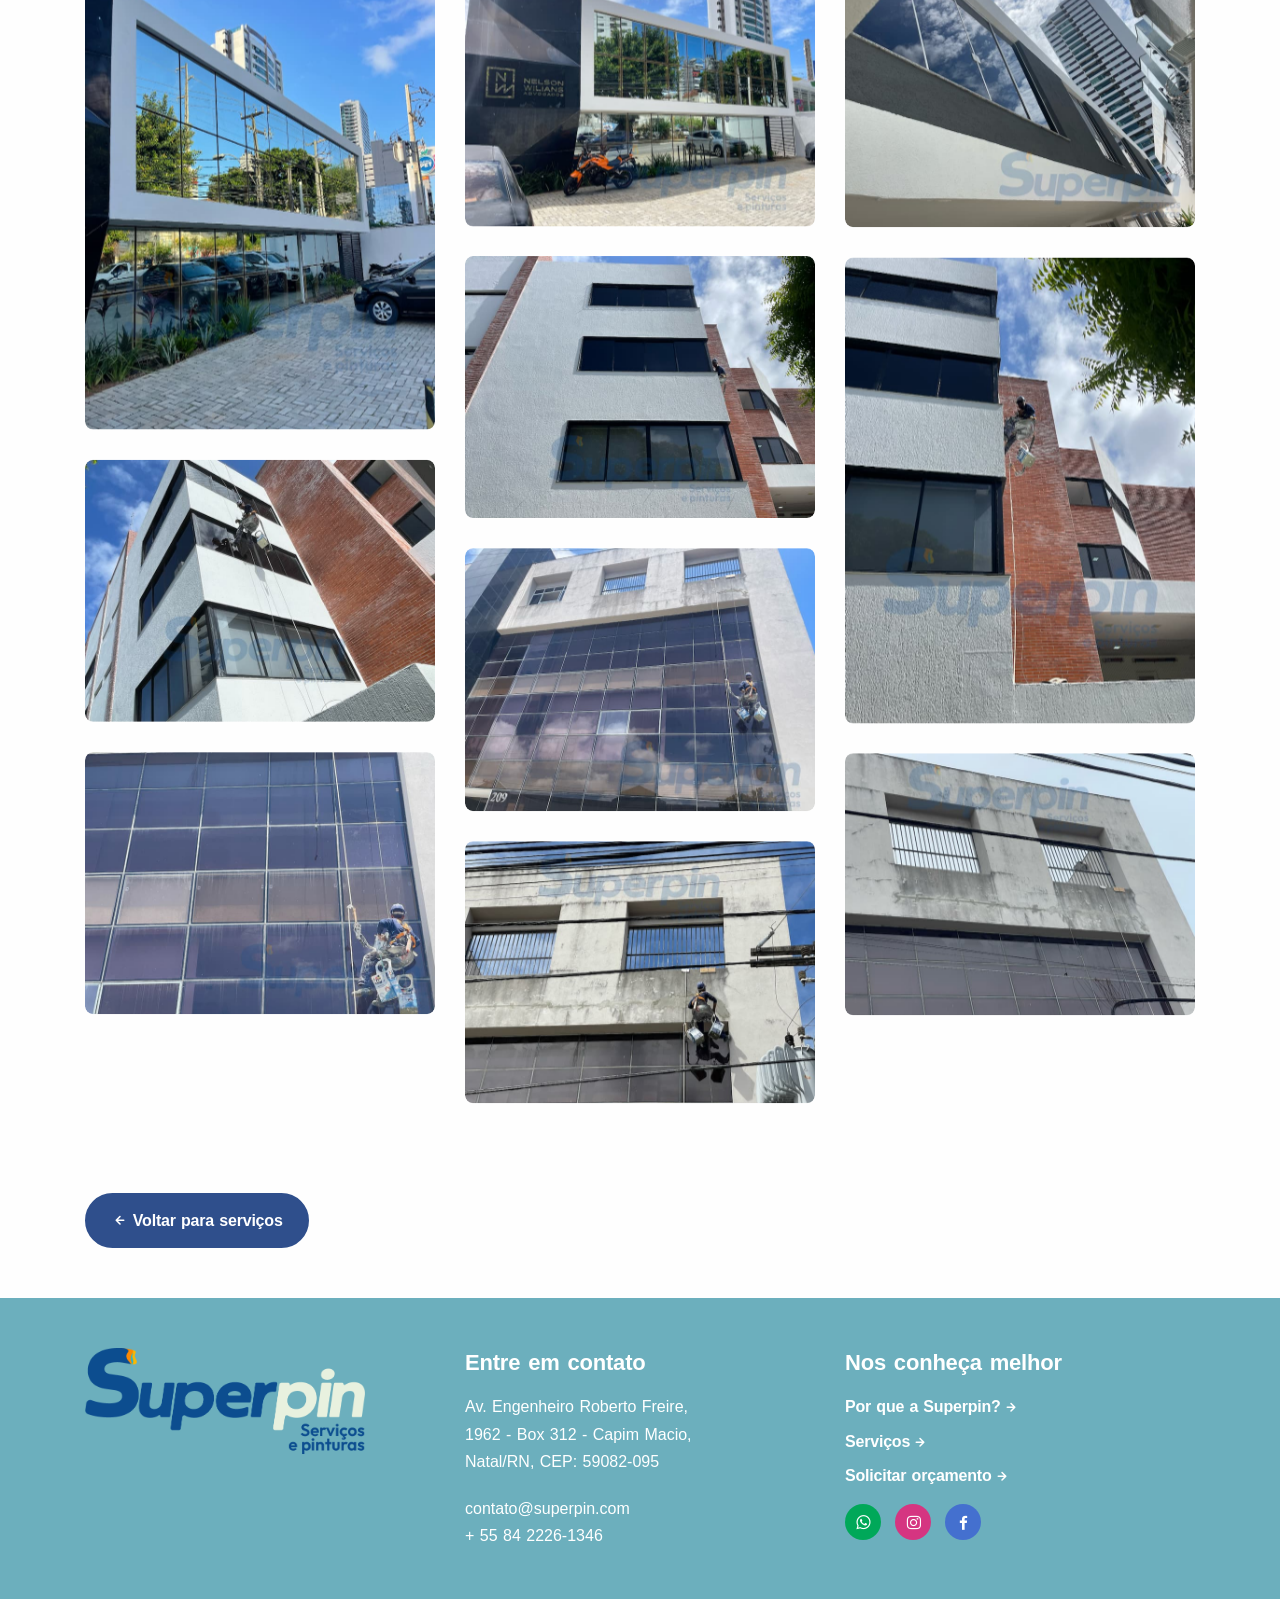
<file: manutencaoFachada.html>
<!DOCTYPE html>
<html lang="pt-br">
  <head>
    <meta charset="utf-8" />
    <meta name="viewport" content="width=device-width, initial-scale=1.0" />
    <meta
      name="description"
      content="Empresa prestadora de serviços de pintura, limpeza, impermeabilização e demais serviços para construção de Natal/RN"
    />
    <meta
      name="keywords"
      content="empresa de pintura Natal, pintor, serviço de pintura, pintura de parede, pintura airless, empresa de prestação de serviços de pintura, pintura de quadra poliesportiva, empresa de limpeza, serviço de limpeza, preço limpeza, lavagem, lavagem de fachada, impermeabilização, impermeabilização de laje, manta asfáltica, manutenção de fachada, substituição de junta de dilatação"
    />
    <meta name="author" content="Superpin" />
    <title>Superpin - Serviços e Pinturas</title>
    <link rel="shortcut icon" href="./assets/img/favicon.png" />
    <link rel="stylesheet" href="./assets/css/plugins.css" />
    <link rel="stylesheet" href="./assets/css/style.css" />
    <link
      rel="stylesheet"
      href="https://fonts.googleapis.com/css?family=Montserrat>"
    />
    <style>
      * {
        font-family: "Montserrat", sans-serif;
      }
    </style>
    <!-- Global site tag (gtag.js) - Google Analytics -->
    <script
      async
      src="https://www.googletagmanager.com/gtag/js?id=G-2SSFP15J9F"
    ></script>
    <script>
      window.dataLayer = window.dataLayer || [];
      function gtag() {
        dataLayer.push(arguments);
      }
      gtag("js", new Date());
      gtag("config", "G-2SSFP15J9F");
    </script>
    <!-- /Global site tag (gtag.js) - Google Analytics -->
    <!-- <open graph> -->
    <meta property="og:url" content="http://www.superpin.com.br" />
    <meta property="og:type" content="website" />
    <meta property="og:title" content="Superpin Serviços e Pinturas" />
    <meta property="og:description" content="Serviços para construção civil." />
    <meta
      property="og:image"
      content="//www.superpin.com.br/assets/img/logoSuperpinOpenGraph.jpg"
    />
    <!-- </open graph> -->
  </head>

  <body>
    <div class="content-wrapper">
      <header class="wrapper bg-soft-primary">
        <
        <nav
          class="navbar navbar-expand-lg center-nav navbar-dark navbar-bg-dark"
        >
          <div class="container flex-lg-row flex-nowrap align-items-center">
            <div class="navbar-brand w-100">
              <a href="./index.html">
                <img
                  src="./assets/img/Logo 2.png"
                  srcset="./assets/img/Logo 2.png"
                  alt="logo Superpin"
                  height="60%"
                  width="60%"
                />
              </a>
            </div>
            <div
              class="navbar-collapse offcanvas offcanvas-nav offcanvas-start"
            >
              <div class="offcanvas-header d-lg-none">
                <a href="./index.html"
                  ><img src="./assets/img/Logo 2.png" srcset="./assets/img/Logo
                  2.png" alt="logo Superpin" height="60%" width="60%"
                </a>
                <button
                  type="button"
                  class="btn-close btn-close-white"
                  data-bs-dismiss="offcanvas"
                  aria-label="Close"
                ></button>
              </div>
              <div class="offcanvas-body ms-lg-auto d-flex flex-column h-100">
                <ul class="navbar-nav">
                  <li class="nav-item">
                    <a class="nav-link" href="./index.html">Home</a>
                  </li>

                  <li class="nav-item">
                    <a class="nav-link" href="./about.html">Sobre a Superpin</a>
                  </li>
                  <!-- <li class="nav-item dropdown">
                    <a
                      class="nav-link dropdown-toggle"
                      href="#about"
                      data-bs-toggle="dropdown"
                      >Serviços</a
                    >
                    <ul class="dropdown-menu">
                      <li class="nav-item">
                        <a class="dropdown-item" href="#">Pintura</a>
                      </li>
                      <li class="nav-item">
                        <a class="dropdown-item" href="#">Limpeza</a>
                      </li>
                      <li class="nav-item">
                        <a class="dropdown-item" href="#">Impermeablização</a>
                      </li>
                      <li class="nav-item">
                        <a class="dropdown-item" href="#">Fachada</a>
                      </li>
                    </ul>
                  </li> -->
                  <li class="nav-item">
                    <a class="nav-link" href="./portfolio.html">Serviços</a>
                  </li>
                  <li class="nav-item">
                    <a class="nav-link" href="#footer">Contato</a>
                  </li>
                </ul>
                <!-- /.navbar-nav -->
                <div class="d-lg-none mt-auto pt-6 pb-6 order-4">
                  <a href="mailto:contato@superpin.com.br" class="link-inverse"
                    >contato@superpin.com.br</a
                  >
                  <br />
                  +55 84 2226-1346 <br />
                  <nav class="nav social social-white mt-4">
                    <a
                      href="http://api.whatsapp.com/send/?phone=558422261346"
                      target="_blank"
                      ><i class="uil uil-whatsapp"></i
                    ></a>
                    <a href="http://facebook.com/SuperpinBR" target="_blank"
                      ><i class="uil uil-facebook-f"></i
                    ></a>
                    <a href="http://instagram.com/SuperpinBR" target="_blank"
                      ><i class="uil uil-instagram"></i
                    ></a>
                  </nav>
                  <!-- /.social -->
                </div>
                <!-- /offcanvas-nav-other -->
              </div>
              <!-- /.offcanvas-body -->
            </div>
            <!-- /.navbar-collapse -->
            <div class="navbar-other w-100 d-flex ms-auto">
              <ul class="navbar-nav flex-row align-items-center ms-auto">
                <li class="nav-item d-none d-md-block">
                  <a
                    href="http://api.whatsapp.com/send/?phone=558422261346"
                    target="_blank"
                    class="btn btn-sm btn-primary rounded-pill"
                    >Entre em contato</a
                  >
                </li>
                <li class="nav-item d-lg-none">
                  <button class="hamburger offcanvas-nav-btn">
                    <span></span>
                  </button>
                </li>
              </ul>
              <!-- /.navbar-nav -->
            </div>
            <!-- /.navbar-other -->
          </div>
          <!-- /.container -->
        </nav>
        <!-- /.navbar -->
        <div
          class="offcanvas offcanvas-end text-inverse"
          id="offcanvas-info"
          data-bs-scroll="true"
        >
          <div class="offcanvas-header">
            <h3 class="text-white fs-30 mb-0">Superpin</h3>
            <button
              type="button"
              class="btn-close btn-close-white"
              data-bs-dismiss="offcanvas"
              aria-label="Close"
            ></button>
          </div>
          <div class="offcanvas-body pb-6">
            <div class="widget mb-8">
              <p>Superpin serviços para construção</p>
            </div>
            <!-- /.widget -->
            <div class="widget mb-8">
              <h4 class="widget-title text-white mb-3">Contato</h4>
              <address>
                Av. Engenheiro Roberto Freire, 1962 - Box 312 <br />
                Capim Macio, Natal/RN, CEP: 59082-095
              </address>
              <a href="mailto:contato@superpin.com.br"
                >contato@superpin.com.br</a
              ><br />
              +55 (84) 2226-1346
            </div>
            /.widget -->
            <!-- <div class="widget mb-8">
              <h4 class="widget-title text-white mb-3">Learn More</h4>
              <ul class="list-unstyled">
                <li><a href="#">Our Story</a></li>
                <li><a href="#">Terms of Use</a></li>
                <li><a href="#">Privacy Policy</a></li>
                <li><a href="#">Contact Us</a></li>
              </ul>
            </div> -->
            <!-- /.widget -->
            <!-- <div class="widget">
              <h4 class="widget-title text-white mb-3">Follow Us</h4>
              <nav class="nav social social-white">
                <a href="#"><i class="uil uil-twitter"></i></a>
                <a href="#"><i class="uil uil-facebook-f"></i></a>
                <a href="#"><i class="uil uil-dribbble"></i></a>
                <a href="#"><i class="uil uil-instagram"></i></a>
                <a href="#"><i class="uil uil-youtube"></i></a>
              </nav>
              <!-- /.social -->
          </div>
          -->
          <!-- /.widget
          </div>
          <!-- /.offcanvas-body -->
        </div>
        <!-- /.offcanvas -->
        <div
          class="offcanvas offcanvas-top bg-light"
          id="offcanvas-search"
          data-bs-scroll="true"
        >
          <div class="container d-flex flex-row py-6">
            <form class="search-form w-100">
              <input
                id="search-form"
                type="text"
                class="form-control"
                placeholder="Type keyword and hit enter"
              />
            </form>
            <!-- /.search-form -->
            <button
              type="button"
              class="btn-close"
              data-bs-dismiss="offcanvas"
              aria-label="Close"
            ></button>
          </div>
          <!-- /.container -->
        </div>
        <!-- /.offcanvas -->
      </header>
      <!-- /header -->
      <section class="wrapper bg-soft-primary">
        <div class="container pt-10 pb-19 pt-md-14 pb-md-22 text-center">
          <div class="row">
            <div class="col-md-10 col-lg-8 col-xl-7 mx-auto">
              <div class="post-header">
                <div class="post-category text-line">
                  <a href="#" class="hover" rel="category"
                    >SERVIÇO DE PINTURA</a
                  >
                </div>
                <!-- /.post-category -->
                <h1 class="display-1 mb-3">MANUTENÇÃO DE FACHADA</h1>
                <p class="lead px-md-12 px-lg-12 px-xl-15 px-xxl-18">
                  Solução completa de impermeabilização, pintura e limpeza
                </p>
              </div>
              <!-- /.post-header -->
            </div>
            <!-- /column -->
          </div>
          <!-- /.row -->
        </div>
        <!-- /.container -->
      </section>
      <!-- /section -->
      <section class="wrapper bg-light wrapper-border">
        <div class="container pb-14 pb-md-8">
          <div class="row">
            <div class="col-12">
              <article class="mt-n21">
                <figure class="rounded mb-8 mb-md-12">
                  <img
                    src="./assets/img/pinturaFachada.jpg"
                    alt="Foto de capa do serviço"
                  />
                </figure>
                <div class="row">
                  <div class="col-lg-10 offset-lg-1">
                    <h2 class="display-6 mb-4">SOBRE O SERVIÇO</h2>
                    <div class="row gx-0">
                      <div class="col-md-9 text-justify">
                        <p>
                          A fachada de um prédio é a primeira impressão que os
                          visitantes e clientes têm da sua empresa, e é por isso
                          que é tão importante mantê-la em perfeitas condições.
                          Uma fachada bem conservada e limpa pode melhorar
                          significativamente a aparência do seu prédio, trazer
                          mais visibilidade para sua empresa e até mesmo
                          aumentar o valor de mercado da propriedade.
                        </p>
                        <p>
                          Nós oferecemos serviços de manutenção de fachada para
                          garantir que sua propriedade esteja sempre em bom
                          estado. Com nossa equipe de profissionais altamente
                          qualificados e experientes, podemos realizar a
                          limpeza, reparos e pintura necessários para manter a
                          fachada do seu prédio em ótimas condições.
                        </p>
                        <p>
                          A manutenção regular da fachada pode ajudar a evitar
                          problemas como infiltrações, descascamento da pintura,
                          formação de mofo e outros danos causados por fatores
                          externos, como poluição e intempéries. Com nossos
                          serviços, podemos garantir que a fachada do seu prédio
                          esteja sempre bem cuidada, limpa e atraente.
                        </p>
                        <p>
                          Além disso, nossos serviços de pintura podem dar uma
                          nova aparência para o seu prédio, modernizando e
                          atualizando a fachada para que ela fique em sintonia
                          com a imagem que sua empresa deseja transmitir. Nós
                          utilizamos os melhores materiais e técnicas para
                          garantir um resultado final de alta qualidade e
                          durabilidade.
                        </p>
                        <p>
                          Não deixe que a aparência da fachada do seu prédio
                          comprometa a imagem da sua empresa. Entre em contato
                          conosco hoje mesmo para saber mais sobre nossos
                          serviços de manutenção de fachada e como podemos
                          ajudá-lo a manter seu prédio sempre em boas condições.
                        </p>
                      </div>
                      <!--/column -->
                      <div class="col-md-2 ms-auto">
                        <ul class="list-unstyled">
                          <li>
                            <h5 class="mb-1">DATA</h5>
                            <p>MAR 2023</p>
                          </li>
                          <li>
                            <h5 class="mb-1">LOCAL</h5>
                            <p>Natal/RN</p>
                          </li>
                        </ul>
                      </div>
                      <!--/column -->
                    </div>
                    <!--/.row -->
                  </div>
                  <!-- /column -->
                </div>
                <!--/.row -->
              </article>
              <!-- /.project -->
            </div>
            <!-- /column -->
          </div>
          <!-- /.row -->
        </div>
        <!-- /.container -->
      </section>
      <!-- /section -->
      <section class="wrapper bg-light">
        <div class="container py-14 py-md-8 text-center">
          <div class="row">
            <div class="col-lg-10 col-xl-8 col-xxl-7 mx-auto mb-8">
              <h2 class="display-5 mb-3">MELHOR QUE FALAR, É MOSTRAR</h2>
            </div>
            <!-- /column -->
          </div>
          <!-- /.row -->
          <div class="grid grid-view projects-masonry">
            <div class="row gx-md-6 gy-6 isotope">
              <div class="project item col-md-6 col-xl-4">
                <figure class="overlay overlay-1 rounded">
                  <a
                    href="./assets/img/fachada/foto1.jpg"
                    data-glightbox
                    data-gallery="shots-group"
                  >
                    <img
                      src="./assets/img/fachada/foto1.jpg"
                      alt="foto do serviço"
                  /></a>
                </figure>
              </div>
              <!-- /.project -->
              <div class="project item col-md-6 col-xl-4">
                <figure class="overlay overlay-1 rounded">
                  <a
                    href="./assets/img/fachada/foto2.jpg"
                    data-glightbox
                    data-gallery="shots-group"
                  >
                    <img
                      src="./assets/img/fachada/foto2.jpg"
                      alt="foto do serviço"
                  /></a>
                </figure>
              </div>
              <!-- /.project -->
              <div class="project item col-md-6 col-xl-4">
                <figure class="overlay overlay-1 rounded">
                  <a
                    href="./assets/img/fachada/foto3.jpg"
                    data-glightbox
                    data-gallery="shots-group"
                  >
                    <img
                      src="./assets/img/fachada/foto3.jpg"
                      alt="foto do serviço"
                  /></a>
                </figure>
              </div>
              <!-- /.project -->
              <div class="project item col-md-6 col-xl-4">
                <figure class="overlay overlay-1 rounded">
                  <a
                    href="./assets/img/fachada/foto4.jpg"
                    data-glightbox
                    data-gallery="shots-group"
                  >
                    <img
                      src="./assets/img/fachada/foto4.jpg"
                      alt="foto do serviço"
                  /></a>
                </figure>
              </div>
              <!-- /.project -->
              <div class="project item col-md-6 col-xl-4">
                <figure class="overlay overlay-1 rounded">
                  <a
                    href="./assets/img/fachada/foto5.jpg"
                    data-glightbox
                    data-gallery="shots-group"
                  >
                    <img
                      src="./assets/img/fachada/foto5.jpg"
                      alt="foto do serviço"
                  /></a>
                </figure>
              </div>
              <!-- /.project -->
              <div class="project item col-md-6 col-xl-4">
                <figure class="overlay overlay-1 rounded">
                  <a
                    href="./assets/img/fachada/foto6.jpg"
                    data-glightbox
                    data-gallery="shots-group"
                  >
                    <img
                      src="./assets/img/fachada/foto6.jpg"
                      alt="foto do serviço"
                  /></a>
                </figure>
              </div>
              <!-- /.project -->
              <div class="project item col-md-6 col-xl-4">
                <figure class="overlay overlay-1 rounded">
                  <a
                    href="./assets/img/fachada/foto7.jpg"
                    data-glightbox
                    data-gallery="shots-group"
                  >
                    <img
                      src="./assets/img/fachada/foto7.jpg"
                      alt="foto do serviço"
                  /></a>
                </figure>
              </div>
              <!-- /.project -->
              <div class="project item col-md-6 col-xl-4">
                <figure class="overlay overlay-1 rounded">
                  <a
                    href="./assets/img/fachada/foto8.jpg"
                    data-glightbox
                    data-gallery="shots-group"
                  >
                    <img
                      src="./assets/img/fachada/foto8.jpg"
                      alt="foto do serviço"
                  /></a>
                </figure>
              </div>
              <!-- /.project -->
              <div class="project item col-md-6 col-xl-4">
                <figure class="overlay overlay-1 rounded">
                  <a
                    href="./assets/img/fachada/foto9.jpg"
                    data-glightbox
                    data-gallery="shots-group"
                  >
                    <img
                      src="./assets/img/fachada/foto9.jpg"
                      alt="foto do serviço"
                  /></a>
                </figure>
              </div>
              <!-- /.project -->
              <div class="project item col-md-6 col-xl-4">
                <figure class="overlay overlay-1 rounded">
                  <a
                    href="./assets/img/fachada/foto10.jpg"
                    data-glightbox
                    data-gallery="shots-group"
                  >
                    <img
                      src="./assets/img/fachada/foto10.jpg"
                      alt="foto do serviço"
                  /></a>
                </figure>
              </div>
              <!-- /.project -->
              <div class="project item col-md-6 col-xl-4">
                <figure class="overlay overlay-1 rounded">
                  <a
                    href="./assets/img/fachada/foto11.jpg"
                    data-glightbox
                    data-gallery="shots-group"
                  >
                    <img
                      src="./assets/img/fachada/foto11.jpg"
                      alt="foto do serviço"
                  /></a>
                </figure>
              </div>
              <!-- /.project -->
              <div class="project item col-md-6 col-xl-4">
                <figure class="overlay overlay-1 rounded">
                  <a
                    href="./assets/img/fachada/foto12.jpg"
                    data-glightbox
                    data-gallery="shots-group"
                  >
                    <img
                      src="./assets/img/fachada/foto12.jpg"
                      alt="foto do serviço"
                  /></a>
                </figure>
              </div>
              <!-- /.project -->
              <div class="project item col-md-6 col-xl-4">
                <figure class="overlay overlay-1 rounded">
                  <a
                    href="./assets/img/fachada/foto13.jpg"
                    data-glightbox
                    data-gallery="shots-group"
                  >
                    <img
                      src="./assets/img/fachada/foto13.jpg"
                      alt="foto do serviço"
                  /></a>
                </figure>
              </div>
              <!-- /.project -->
              <div class="project item col-md-6 col-xl-4">
                <figure class="overlay overlay-1 rounded">
                  <a
                    href="./assets/img/fachada/foto14.jpg"
                    data-glightbox
                    data-gallery="shots-group"
                  >
                    <img
                      src="./assets/img/fachada/foto14.jpg"
                      alt="foto do serviço"
                  /></a>
                </figure>
              </div>
              <!-- /.project -->
              <div class="project item col-md-6 col-xl-4">
                <figure class="overlay overlay-1 rounded">
                  <a
                    href="./assets/img/fachada/foto15.jpg"
                    data-glightbox
                    data-gallery="shots-group"
                  >
                    <img
                      src="./assets/img/fachada/foto15.jpg"
                      alt="foto do serviço"
                  /></a>
                </figure>
              </div>
              <!-- /.project -->
              <div class="project item col-md-6 col-xl-4">
                <figure class="overlay overlay-1 rounded">
                  <a
                    href="./assets/img/fachada/foto16.jpg"
                    data-glightbox
                    data-gallery="shots-group"
                  >
                    <img
                      src="./assets/img/fachada/foto16.jpg"
                      alt="foto do serviço"
                  /></a>
                </figure>
              </div>
              <!-- /.project -->
              <div class="project item col-md-6 col-xl-4">
                <figure class="overlay overlay-1 rounded">
                  <a
                    href="./assets/img/fachada/foto17.jpg"
                    data-glightbox
                    data-gallery="shots-group"
                  >
                    <img
                      src="./assets/img/fachada/foto17.jpg"
                      alt="foto do serviço"
                  /></a>
                </figure>
              </div>
              <!-- /.project -->
              <div class="project item col-md-6 col-xl-4">
                <figure class="overlay overlay-1 rounded">
                  <a
                    href="./assets/img/fachada/foto18.jpg"
                    data-glightbox
                    data-gallery="shots-group"
                  >
                    <img
                      src="./assets/img/fachada/foto18.jpg"
                      alt="foto do serviço"
                  /></a>
                </figure>
              </div>
              <!-- /.project -->
              <div class="project item col-md-6 col-xl-4">
                <figure class="overlay overlay-1 rounded">
                  <a
                    href="./assets/img/fachada/foto19.jpg"
                    data-glightbox
                    data-gallery="shots-group"
                  >
                    <img
                      src="./assets/img/fachada/foto19.jpg"
                      alt="foto do serviço"
                  /></a>
                </figure>
              </div>
              <!-- /.project -->
            </div>
            <!-- /.row -->
          </div>
          <!-- /.grid -->
        </div>
        <!-- /.container -->
      </section>
      <!-- /section -->

      <section class="wrapper bg-light">
        <div class="container py-10">
          <div class="row gx-md-6 gy-3 gy-md-0">
            <div
              class="col-md-8 align-self-center text-center text-md-start navigation"
            >
              <a
                href="./portfolio.html"
                class="btn btn-secondary rounded-pill btn-icon btn-icon-start mb-0 me-1"
                ><i class="uil uil-arrow-left"></i>Voltar para serviços</a
              >
            </div>
            <!--/column -->
          </div>
          <!--/.row -->
        </div>
        <!-- /.container -->
      </section>
      <!-- /section -->
    </div>
    <!-- /.content-wrapper -->
    <footer id="footer" class="bg-light-superpin">
      <div class="container py-13 py-md-10">
        <div class="row gy-6 gy-lg-0">
          <div class="col-md-4">
            <div class="widget">
              <img
                class="mb-3"
                src="./assets/img/Logo 3.png"
                srcset="./assets/img/Logo 3.png"
                alt="logo Superpin"
                heigth="80%"
                width="80%"
              />
              <!-- <p class="text-white">© 2023 Superpin. <br class="d-none d-lg-block" />Marca registrada.</p> -->
            </div>
            <!-- /.widget -->
          </div>
          <!-- /column -->
          <div class="col-md-4">
            <div class="widget">
              <h3 class="widget-title text-white mb-3">Entre em contato</h3>
              <address class="pe-xl-15 pe-xxl-17 text-white">
                Av. Engenheiro Roberto Freire, 1962 - Box 312 - Capim Macio,
                Natal/RN, CEP: 59082-095
              </address>
              <a class="text-white" href="mailto:contato@superpin.com.br"
                >contato@superpin.com</a
              ><br />
              <a
                href="http://api.whatsapp.com/send/?phone=558422261346"
                class="text-white"
                target="_blank"
                >+ 55 84 2226-1346</a
              >
            </div>
            <!-- /.widget -->
          </div>
          <!-- /column -->
          <div class="col-md-4">
            <div class="widget">
              <h3 class="widget-title text-white mb-3">Nos conheça melhor</h3>
              <ul class="list-unstyled mb-0 text-white">
                <li>
                  <a href="./about.html" class="text-white hover more"
                    >Por que a Superpin?</a
                  >
                </li>
                <li>
                  <a href="./portfolio.html" class="text-white hover more"
                    >Serviços</a
                  >
                </li>
                <li>
                  <a
                    href="http://api.whatsapp.com/send/?phone=558422261346"
                    target="_blank"
                    class="text-white hover more"
                    >Solicitar orçamento</a
                  >
                </li>
              </ul>
            </div>
            <!-- /.widget -->
            <nav class="nav social mt-3">
              <a
                href="http://api.whatsapp.com/send/?phone=558422261346"
                target="_blank"
                class="btn btn-circle btn-sm btn-whatsapp"
                ><i class="uil uil-whatsapp"></i
              ></a>
              <a
                href="http://instagram.com/SuperpinBR"
                target="_blank"
                class="btn btn-circle btn-sm btn-instagram"
                ><i class="uil uil-instagram"></i
              ></a>
              <a
                href="http://facebook.com/SuperpinBR"
                target="_blank"
                class="btn btn-circle btn-sm btn-facebook"
                ><i class="uil uil-facebook-f"></i
              ></a>
            </nav>
            <!-- /.social -->
          </div>
        </div>
        <!--/.row -->
      </div>
      <!-- /.container -->
    </footer>
    <!-- <div class="progress-wrap">
      <svg
        class="progress-circle svg-content"
        width="100%"
        height="100%"
        viewBox="-1 -1 102 102"
      >

      
        <path d="M50,1 a49,49 0 0,1 0,98 a49,49 0 0,1 0,-98" />
      </svg>
    </div> -->
    <nav class="nav social">
      <a
        href="http://api.whatsapp.com/send/?phone=558422261346"
        target="_blank"
        class="btn btn-circle btn-lg btn-whatsapp whatsapp-icon-fixed"
        ><i class="uil uil-whatsapp"></i
      ></a>
    </nav>
    <script src="./assets/js/plugins.js"></script>
    <script src="./assets/js/theme.js"></script>
  </body>
</html>
</file>
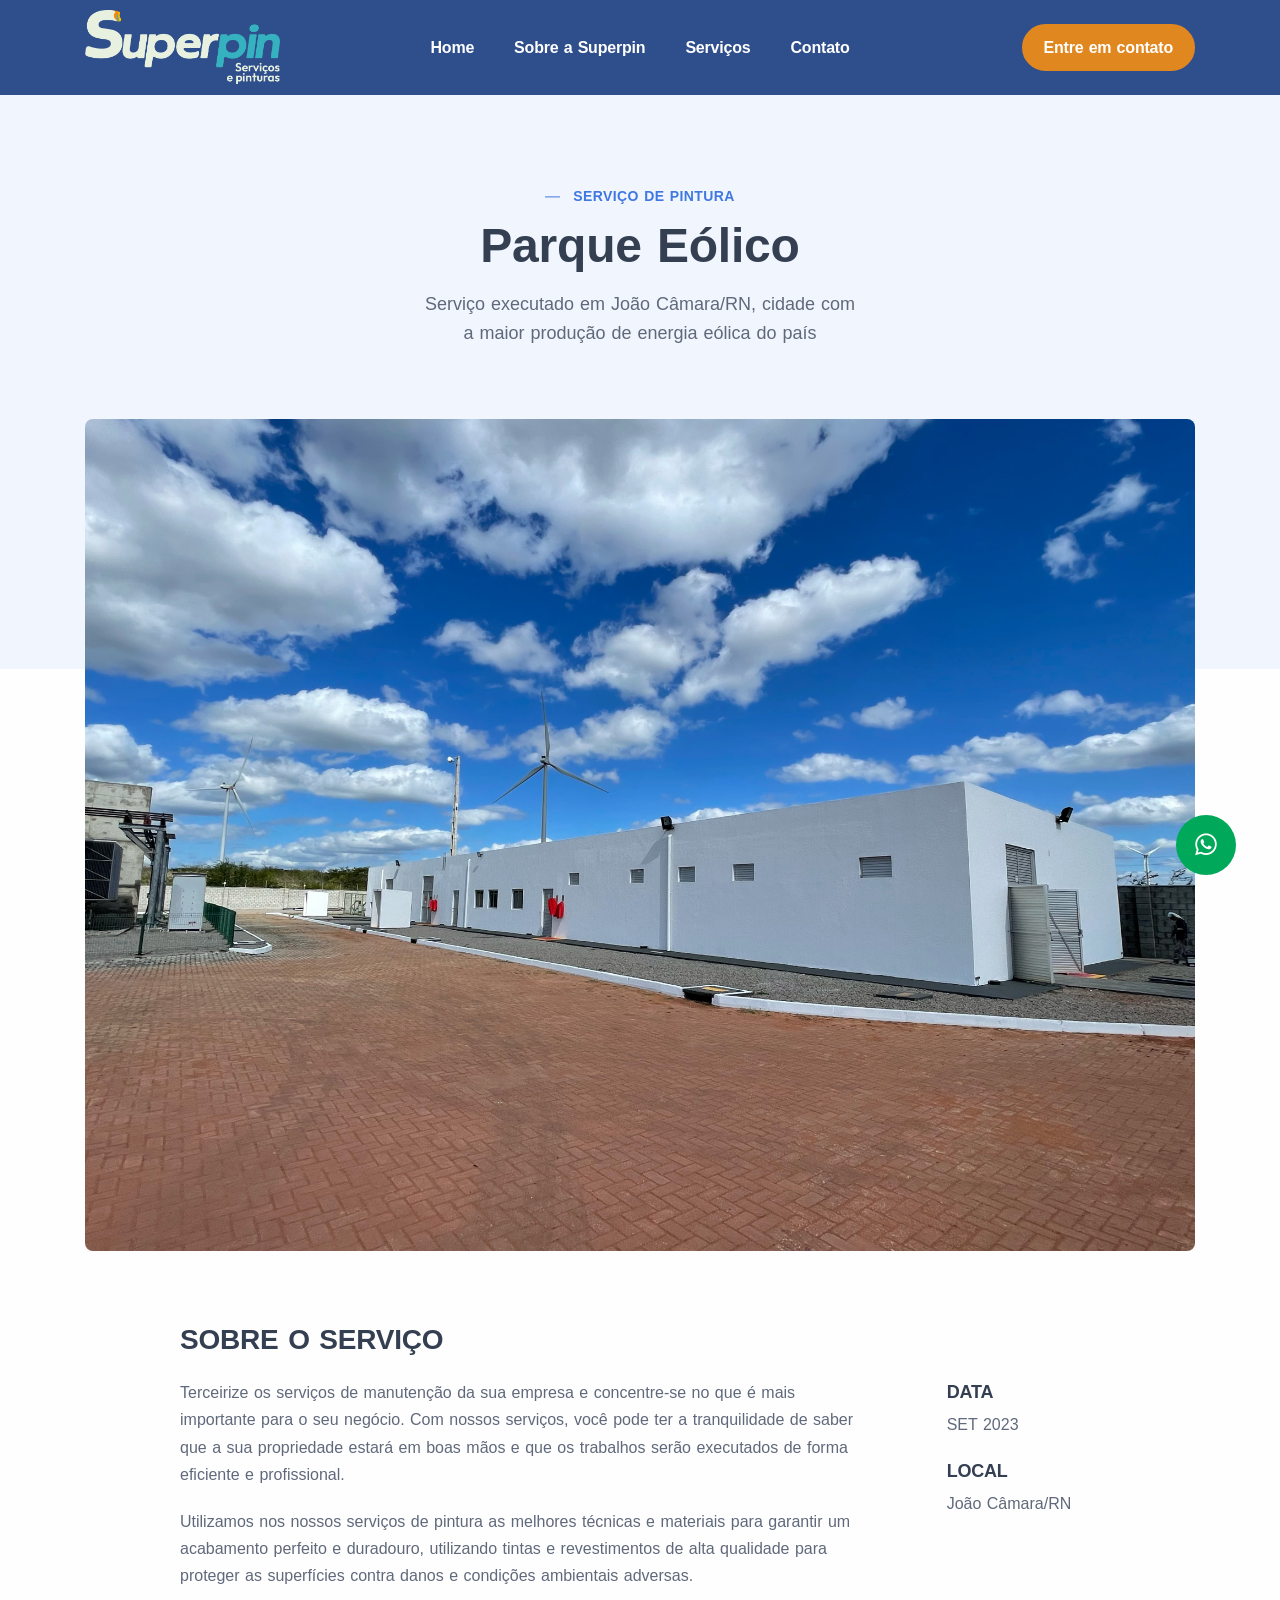
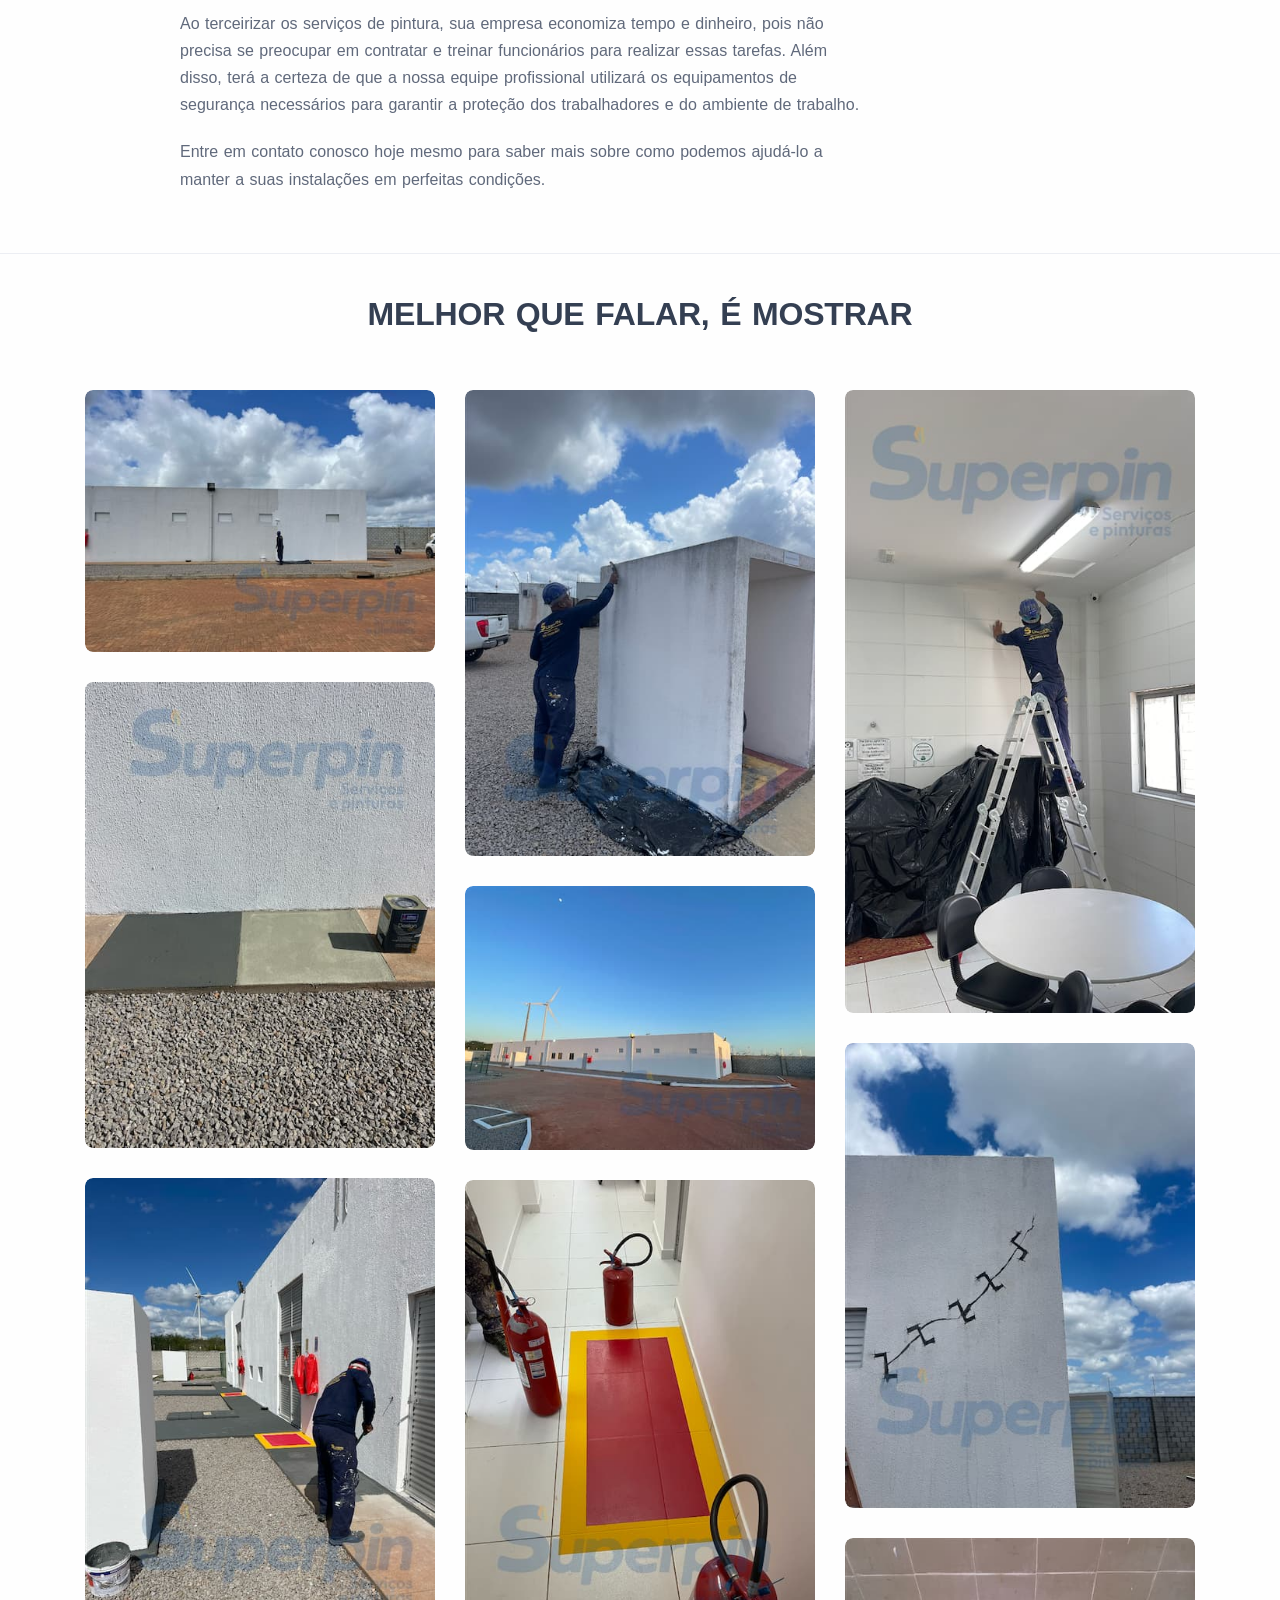
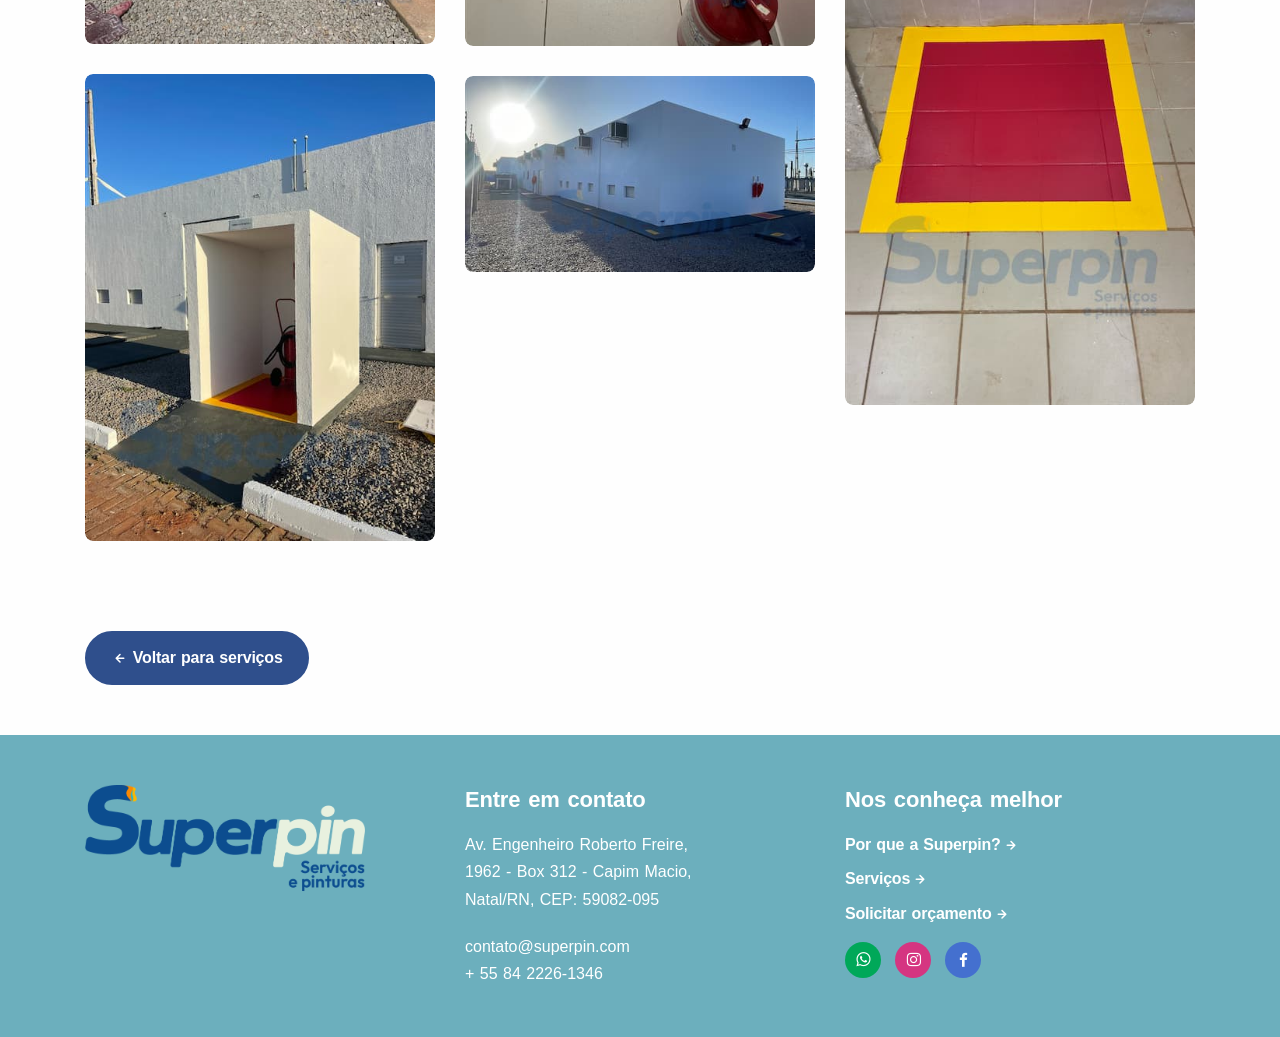
<file: parqueEolico.html>
<!DOCTYPE html>
<html lang="pt-br">
  <head>
    <meta charset="utf-8" />
    <meta name="viewport" content="width=device-width, initial-scale=1.0" />
    <meta
      name="description"
      content="Empresa prestadora de serviços de pintura, limpeza, impermeabilização e demais serviços para construção de Natal/RN"
    />
    <meta
      name="keywords"
      content="empresa de pintura Natal, pintor, serviço de pintura, pintura de parede, pintura airless, empresa de prestação de serviços de pintura, pintura de quadra poliesportiva, empresa de limpeza, serviço de limpeza, preço limpeza, lavagem, lavagem de fachada, impermeabilização, impermeabilização de laje, manta asfáltica, manutenção de fachada, substituição de junta de dilatação"
    />
    <meta name="author" content="Superpin" />
    <title>Superpin - Serviços e Pinturas</title>
    <link rel="shortcut icon" href="./assets/img/favicon.png" />
    <link rel="stylesheet" href="./assets/css/plugins.css" />
    <link rel="stylesheet" href="./assets/css/style.css" />
    <link
      rel="stylesheet"
      href="https://fonts.googleapis.com/css?family=Montserrat>"
    />
    <style>
      * {
        font-family: "Montserrat", sans-serif;
      }
    </style>
    <!-- Global site tag (gtag.js) - Google Analytics -->
    <script
      async
      src="https://www.googletagmanager.com/gtag/js?id=G-2SSFP15J9F"
    ></script>
    <script>
      window.dataLayer = window.dataLayer || [];
      function gtag() {
        dataLayer.push(arguments);
      }
      gtag("js", new Date());
      gtag("config", "G-2SSFP15J9F");
    </script>
    <!-- /Global site tag (gtag.js) - Google Analytics -->
    <!-- <open graph> -->
    <meta property="og:url" content="http://www.superpin.com.br" />
    <meta property="og:type" content="website" />
    <meta property="og:title" content="Superpin Serviços e Pinturas" />
    <meta property="og:description" content="Serviços para construção civil." />
    <meta
      property="og:image"
      content="//www.superpin.com.br/assets/img/logoSuperpinOpenGraph.jpg"
    />
    <!-- </open graph> -->
  </head>

  <body>
    <div class="content-wrapper">
      <header class="wrapper bg-soft-primary">
        <nav
          class="navbar navbar-expand-lg center-nav navbar-dark navbar-bg-dark"
        >
          <div class="container flex-lg-row flex-nowrap align-items-center">
            <div class="navbar-brand w-100">
              <a href="./index.html">
                <img
                  src="./assets/img/Logo 2.png"
                  srcset="./assets/img/Logo 2.png"
                  alt="logo Superpin"
                  height="60%"
                  width="60%"
                />
              </a>
            </div>
            <div
              class="navbar-collapse offcanvas offcanvas-nav offcanvas-start"
            >
              <div class="offcanvas-header d-lg-none">
                <a href="./index.html"
                  ><img src="./assets/img/Logo 2.png" srcset="./assets/img/Logo
                  2.png" alt="logo Superpin" height="60%" width="60%"
                </a>
                <button
                  type="button"
                  class="btn-close btn-close-white"
                  data-bs-dismiss="offcanvas"
                  aria-label="Close"
                ></button>
              </div>
              <div class="offcanvas-body ms-lg-auto d-flex flex-column h-100">
                <ul class="navbar-nav">
                  <li class="nav-item">
                    <a class="nav-link" href="./index.html">Home</a>
                  </li>

                  <li class="nav-item">
                    <a class="nav-link" href="./about.html">Sobre a Superpin</a>
                  </li>
                  <!-- <li class="nav-item dropdown">
                    <a
                      class="nav-link dropdown-toggle"
                      href="#about"
                      data-bs-toggle="dropdown"
                      >Serviços</a
                    >
                    <ul class="dropdown-menu">
                      <li class="nav-item">
                        <a class="dropdown-item" href="#">Pintura</a>
                      </li>
                      <li class="nav-item">
                        <a class="dropdown-item" href="#">Limpeza</a>
                      </li>
                      <li class="nav-item">
                        <a class="dropdown-item" href="#">Impermeablização</a>
                      </li>
                      <li class="nav-item">
                        <a class="dropdown-item" href="#">Fachada</a>
                      </li>
                    </ul>
                  </li> -->
                  <li class="nav-item">
                    <a class="nav-link" href="./portfolio.html">Serviços</a>
                  </li>
                  <li class="nav-item">
                    <a class="nav-link" href="#footer">Contato</a>
                  </li>
                </ul>
                <!-- /.navbar-nav -->
                <div class="d-lg-none mt-auto pt-6 pb-6 order-4">
                  <a href="mailto:contato@superpin.com.br" class="link-inverse"
                    >contato@superpin.com.br</a
                  >
                  <br />
                  +55 84 2226-1346 <br />
                  <nav class="nav social social-white mt-4">
                    <a
                      href="http://api.whatsapp.com/send/?phone=558422261346"
                      target="_blank"
                      ><i class="uil uil-whatsapp"></i
                    ></a>
                    <a href="http://facebook.com/SuperpinBR" target="_blank"
                      ><i class="uil uil-facebook-f"></i
                    ></a>
                    <a href="http://instagram.com/SuperpinBR" target="_blank"
                      ><i class="uil uil-instagram"></i
                    ></a>
                  </nav>
                  <!-- /.social -->
                </div>
                <!-- /offcanvas-nav-other -->
              </div>
              <!-- /.offcanvas-body -->
            </div>
            <!-- /.navbar-collapse -->
            <div class="navbar-other w-100 d-flex ms-auto">
              <ul class="navbar-nav flex-row align-items-center ms-auto">
                <li class="nav-item d-none d-md-block">
                  <a
                    href="http://api.whatsapp.com/send/?phone=558422261346"
                    target="_blank"
                    class="btn btn-sm btn-primary rounded-pill"
                    >Entre em contato</a
                  >
                </li>
                <li class="nav-item d-lg-none">
                  <button class="hamburger offcanvas-nav-btn">
                    <span></span>
                  </button>
                </li>
              </ul>
              <!-- /.navbar-nav -->
            </div>
            <!-- /.navbar-other -->
          </div>
          <!-- /.container -->
        </nav>
        <!-- /.navbar -->
        <div
          class="offcanvas offcanvas-end text-inverse"
          id="offcanvas-info"
          data-bs-scroll="true"
        >
          <div class="offcanvas-header">
            <h3 class="text-white fs-30 mb-0">Superpin</h3>
            <button
              type="button"
              class="btn-close btn-close-white"
              data-bs-dismiss="offcanvas"
              aria-label="Close"
            ></button>
          </div>
          <div class="offcanvas-body pb-6">
            <div class="widget mb-8">
              <p>Superpin serviços para construção</p>
            </div>
            <!-- /.widget -->
            <div class="widget mb-8">
              <h4 class="widget-title text-white mb-3">Contato</h4>
              <address>
                Av. Engenheiro Roberto Freire, 1962 - Box 312 <br />
                Capim Macio, Natal/RN, CEP: 59082-095
              </address>
              <a href="mailto:contato@superpin.com.br"
                >contato@superpin.com.br</a
              ><br />
              +55 (84) 2226-1346
            </div>
            /.widget -->
            <!-- <div class="widget mb-8">
              <h4 class="widget-title text-white mb-3">Learn More</h4>
              <ul class="list-unstyled">
                <li><a href="#">Our Story</a></li>
                <li><a href="#">Terms of Use</a></li>
                <li><a href="#">Privacy Policy</a></li>
                <li><a href="#">Contact Us</a></li>
              </ul>
            </div> -->
            <!-- /.widget -->
            <!-- <div class="widget">
              <h4 class="widget-title text-white mb-3">Follow Us</h4>
              <nav class="nav social social-white">
                <a href="#"><i class="uil uil-twitter"></i></a>
                <a href="#"><i class="uil uil-facebook-f"></i></a>
                <a href="#"><i class="uil uil-dribbble"></i></a>
                <a href="#"><i class="uil uil-instagram"></i></a>
                <a href="#"><i class="uil uil-youtube"></i></a>
              </nav>
              <!-- /.social -->
          </div>
          -->
          <!-- /.widget
          </div>
          <!-- /.offcanvas-body -->
        </div>
        <!-- /.offcanvas -->
        <div
          class="offcanvas offcanvas-top bg-light"
          id="offcanvas-search"
          data-bs-scroll="true"
        >
          <div class="container d-flex flex-row py-6">
            <form class="search-form w-100">
              <input
                id="search-form"
                type="text"
                class="form-control"
                placeholder="Type keyword and hit enter"
              />
            </form>
            <!-- /.search-form -->
            <button
              type="button"
              class="btn-close"
              data-bs-dismiss="offcanvas"
              aria-label="Close"
            ></button>
          </div>
          <!-- /.container -->
        </div>
        <!-- /.offcanvas -->
      </header>
      <!-- /header -->
      <section class="wrapper bg-soft-primary">
        <div class="container pt-10 pb-19 pt-md-14 pb-md-22 text-center">
          <div class="row">
            <div class="col-md-10 col-lg-8 col-xl-7 mx-auto">
              <div class="post-header">
                <div class="post-category text-line">
                  <a href="#" class="hover" rel="category"
                    >SERVIÇO DE PINTURA</a
                  >
                </div>
                <!-- /.post-category -->
                <h1 class="display-1 mb-3">Parque Eólico</h1>
                <p class="lead px-md-12 px-lg-12 px-xl-15 px-xxl-18">
                  Serviço executado em João Câmara/RN, cidade com a maior
                  produção de energia eólica do país
                </p>
              </div>
              <!-- /.post-header -->
            </div>
            <!-- /column -->
          </div>
          <!-- /.row -->
        </div>
        <!-- /.container -->
      </section>
      <!-- /section -->
      <section class="wrapper bg-light wrapper-border">
        <div class="container pb-14 pb-md-8">
          <div class="row">
            <div class="col-12">
              <article class="mt-n21">
                <figure class="rounded mb-8 mb-md-12">
                  <img
                    src="./assets/img/parqueEolico.jpg"
                    alt="Foto de capa do serviço"
                  />
                </figure>
                <div class="row">
                  <div class="col-lg-10 offset-lg-1">
                    <h2 class="display-6 mb-4">SOBRE O SERVIÇO</h2>
                    <div class="row gx-0">
                      <div class="col-md-9 text-justify">
                        <p>
                          Terceirize os serviços de manutenção da sua empresa e
                          concentre-se no que é mais importante para o seu
                          negócio. Com nossos serviços, você pode ter a
                          tranquilidade de saber que a sua propriedade estará em
                          boas mãos e que os trabalhos serão executados de forma
                          eficiente e profissional.
                        </p>
                        <p>
                          Utilizamos nos nossos serviços de pintura as melhores
                          técnicas e materiais para garantir um acabamento
                          perfeito e duradouro, utilizando tintas e
                          revestimentos de alta qualidade para proteger as
                          superfícies contra danos e condições ambientais
                          adversas.
                        </p>
                        <p>
                          Ao terceirizar os serviços de pintura, sua empresa
                          economiza tempo e dinheiro, pois não precisa se
                          preocupar em contratar e treinar funcionários para
                          realizar essas tarefas. Além disso, terá a certeza de
                          que a nossa equipe profissional utilizará os
                          equipamentos de segurança necessários para garantir a
                          proteção dos trabalhadores e do ambiente de trabalho.
                        </p>
                        <p>
                          Entre em contato conosco hoje mesmo para saber mais
                          sobre como podemos ajudá-lo a manter a suas
                          instalações em perfeitas condições.
                        </p>
                      </div>
                      <!--/column -->
                      <div class="col-md-2 ms-auto">
                        <ul class="list-unstyled">
                          <li>
                            <h5 class="mb-1">DATA</h5>
                            <p>SET 2023</p>
                          </li>
                          <li>
                            <h5 class="mb-1">LOCAL</h5>
                            <p>João Câmara/RN</p>
                          </li>
                        </ul>
                      </div>
                      <!--/column -->
                    </div>
                    <!--/.row -->
                  </div>
                  <!-- /column -->
                </div>
                <!--/.row -->
              </article>
              <!-- /.project -->
            </div>
            <!-- /column -->
          </div>
          <!-- /.row -->
        </div>
        <!-- /.container -->
      </section>
      <!-- /section -->
      <section class="wrapper bg-light">
        <div class="container py-14 py-md-8 text-center">
          <div class="row">
            <div class="col-lg-10 col-xl-8 col-xxl-7 mx-auto mb-8">
              <h2 class="display-5 mb-3">MELHOR QUE FALAR, É MOSTRAR</h2>
            </div>
            <!-- /column -->
          </div>
          <!-- /.row -->
          <div class="grid grid-view projects-masonry">
            <div class="row gx-md-6 gy-6 isotope">
              <div class="project item col-md-6 col-xl-4">
                <figure class="overlay overlay-1 rounded">
                  <a
                    href="./assets/img/parqueEolico/foto1.jpg"
                    data-glightbox
                    data-gallery="shots-group"
                  >
                    <img
                      src="./assets/img/parqueEolico/foto1.jpg"
                      alt="foto do serviço"
                    />
                  </a>
                </figure>
              </div>
              <!-- /.project -->
              <div class="project item col-md-6 col-xl-4">
                <figure class="overlay overlay-1 rounded">
                  <a
                    href="./assets/img/parqueEolico/foto2.jpg"
                    data-glightbox
                    data-gallery="shots-group"
                  >
                    <img
                      src="./assets/img/parqueEolico/foto2.jpg"
                      alt="foto do serviço"
                  /></a>
                </figure>
              </div>
              <!-- /.project -->
              <div class="project item col-md-6 col-xl-4">
                <figure class="overlay overlay-1 rounded">
                  <a
                    href="./assets/img/parqueEolico/foto3.jpg"
                    data-glightbox
                    data-gallery="shots-group"
                  >
                    <img
                      src="./assets/img/parqueEolico/foto3.jpg"
                      alt="foto do serviço"
                  /></a>
                </figure>
              </div>
              <!-- /.project -->
              <div class="project item col-md-6 col-xl-4">
                <figure class="overlay overlay-1 rounded">
                  <a
                    href="./assets/img/parqueEolico/foto4.jpg"
                    data-glightbox
                    data-gallery="shots-group"
                  >
                    <img
                      src="./assets/img/parqueEolico/foto4.jpg"
                      alt="foto do serviço"
                  /></a>
                </figure>
              </div>
              <!-- /.project -->
              <div class="project item col-md-6 col-xl-4">
                <figure class="overlay overlay-1 rounded">
                  <a
                    href="./assets/img/parqueEolico/foto5.jpg"
                    data-glightbox
                    data-gallery="shots-group"
                  >
                    <img
                      src="./assets/img/parqueEolico/foto5.jpg"
                      alt="foto do serviço"
                  /></a>
                </figure>
              </div>
              <!-- /.project -->
              <div class="project item col-md-6 col-xl-4">
                <figure class="overlay overlay-1 rounded">
                  <a
                    href="./assets/img/parqueEolico/foto6.jpg"
                    data-glightbox
                    data-gallery="shots-group"
                  >
                    <img
                      src="./assets/img/parqueEolico/foto6.jpg"
                      alt="foto do serviço"
                  /></a>
                </figure>
              </div>
              <!-- /.project -->
              <div class="project item col-md-6 col-xl-4">
                <figure class="overlay overlay-1 rounded">
                  <a
                    href="./assets/img/parqueEolico/foto7.jpg"
                    data-glightbox
                    data-gallery="shots-group"
                  >
                    <img
                      src="./assets/img/parqueEolico/foto7.jpg"
                      alt="foto do serviço"
                  /></a>
                </figure>
              </div>
              <!-- /.project -->
              <div class="project item col-md-6 col-xl-4">
                <figure class="overlay overlay-1 rounded">
                  <a
                    href="./assets/img/parqueEolico/foto8.jpg"
                    data-glightbox
                    data-gallery="shots-group"
                  >
                    <img
                      src="./assets/img/parqueEolico/foto8.jpg"
                      alt="foto do serviço"
                  /></a>
                </figure>
              </div>
              <!-- /.project -->
              <div class="project item col-md-6 col-xl-4">
                <figure class="overlay overlay-1 rounded">
                  <a
                    href="./assets/img/parqueEolico/foto9.jpg"
                    data-glightbox
                    data-gallery="shots-group"
                  >
                    <img
                      src="./assets/img/parqueEolico/foto9.jpg"
                      alt="foto do serviço"
                  /></a>
                </figure>
              </div>
              <!-- /.project -->
              <div class="project item col-md-6 col-xl-4">
                <figure class="overlay overlay-1 rounded">
                  <a
                    href="./assets/img/parqueEolico/foto10.jpg"
                    data-glightbox
                    data-gallery="shots-group"
                  >
                    <img
                      src="./assets/img/parqueEolico/foto10.jpg"
                      alt="foto do serviço"
                  /></a>
                </figure>
              </div>
              <!-- /.project -->
              <div class="project item col-md-6 col-xl-4">
                <figure class="overlay overlay-1 rounded">
                  <a
                    href="./assets/img/parqueEolico/foto11.jpg"
                    data-glightbox
                    data-gallery="shots-group"
                  >
                    <img
                      src="./assets/img/parqueEolico/foto11.jpg"
                      alt="foto do serviço"
                  /></a>
                </figure>
              </div>
              <!-- /.project -->
            </div>
            <!-- /.row -->
          </div>
          <!-- /.grid -->
        </div>
        <!-- /.container -->
      </section>
      <!-- /section -->

      <section class="wrapper bg-light">
        <div class="container py-10">
          <div class="row gx-md-6 gy-3 gy-md-0">
            <div
              class="col-md-8 align-self-center text-center text-md-start navigation"
            >
              <a
                href="./portfolio.html"
                class="btn btn-secondary rounded-pill btn-icon btn-icon-start mb-0 me-1"
                ><i class="uil uil-arrow-left"></i>Voltar para serviços</a
              >
            </div>
            <!--/column -->
          </div>
          <!--/.row -->
        </div>
        <!-- /.container -->
      </section>
      <!-- /section -->
    </div>
    <!-- /.content-wrapper -->
    <footer id="footer" class="bg-light-superpin">
      <div class="container py-13 py-md-10">
        <div class="row gy-6 gy-lg-0">
          <div class="col-md-4">
            <div class="widget">
              <img
                class="mb-3"
                src="./assets/img/Logo 3.png"
                srcset="./assets/img/Logo 3.png"
                alt="logo Superpin"
                heigth="80%"
                width="80%"
              />
              <!-- <p class="text-white">© 2023 Superpin. <br class="d-none d-lg-block" />Marca registrada.</p> -->
            </div>
            <!-- /.widget -->
          </div>
          <!-- /column -->
          <div class="col-md-4">
            <div class="widget">
              <h3 class="widget-title text-white mb-3">Entre em contato</h3>
              <address class="pe-xl-15 pe-xxl-17 text-white">
                Av. Engenheiro Roberto Freire, 1962 - Box 312 - Capim Macio,
                Natal/RN, CEP: 59082-095
              </address>
              <a class="text-white" href="mailto:contato@superpin.com.br"
                >contato@superpin.com</a
              ><br />
              <a
                href="http://api.whatsapp.com/send/?phone=558422261346"
                class="text-white"
                target="_blank"
                >+ 55 84 2226-1346</a
              >
            </div>
            <!-- /.widget -->
          </div>
          <!-- /column -->
          <div class="col-md-4">
            <div class="widget">
              <h3 class="widget-title text-white mb-3">Nos conheça melhor</h3>
              <ul class="list-unstyled mb-0 text-white">
                <li>
                  <a href="./about.html" class="text-white hover more"
                    >Por que a Superpin?</a
                  >
                </li>
                <li>
                  <a href="./portfolio.html" class="text-white hover more"
                    >Serviços</a
                  >
                </li>
                <li>
                  <a
                    href="http://api.whatsapp.com/send/?phone=558422261346"
                    target="_blank"
                    class="text-white hover more"
                    >Solicitar orçamento</a
                  >
                </li>
              </ul>
            </div>
            <!-- /.widget -->
            <nav class="nav social mt-3">
              <a
                href="http://api.whatsapp.com/send/?phone=558422261346"
                target="_blank"
                class="btn btn-circle btn-sm btn-whatsapp"
                ><i class="uil uil-whatsapp"></i
              ></a>
              <a
                href="http://instagram.com/SuperpinBR"
                target="_blank"
                class="btn btn-circle btn-sm btn-instagram"
                ><i class="uil uil-instagram"></i
              ></a>
              <a
                href="http://facebook.com/SuperpinBR"
                target="_blank"
                class="btn btn-circle btn-sm btn-facebook"
                ><i class="uil uil-facebook-f"></i
              ></a>
            </nav>
            <!-- /.social -->
          </div>
        </div>
        <!--/.row -->
      </div>
      <!-- /.container -->
    </footer>
    <!-- <div class="progress-wrap">
      <svg
        class="progress-circle svg-content"
        width="100%"
        height="100%"
        viewBox="-1 -1 102 102"
      >

      
        <path d="M50,1 a49,49 0 0,1 0,98 a49,49 0 0,1 0,-98" />
      </svg>
    </div> -->
    <nav class="nav social">
      <a
        href="http://api.whatsapp.com/send/?phone=558422261346"
        target="_blank"
        class="btn btn-circle btn-lg btn-whatsapp whatsapp-icon-fixed"
        ><i class="uil uil-whatsapp"></i
      ></a>
    </nav>
    <script src="./assets/js/plugins.js"></script>
    <script src="./assets/js/theme.js"></script>
  </body>
</html>
</file>
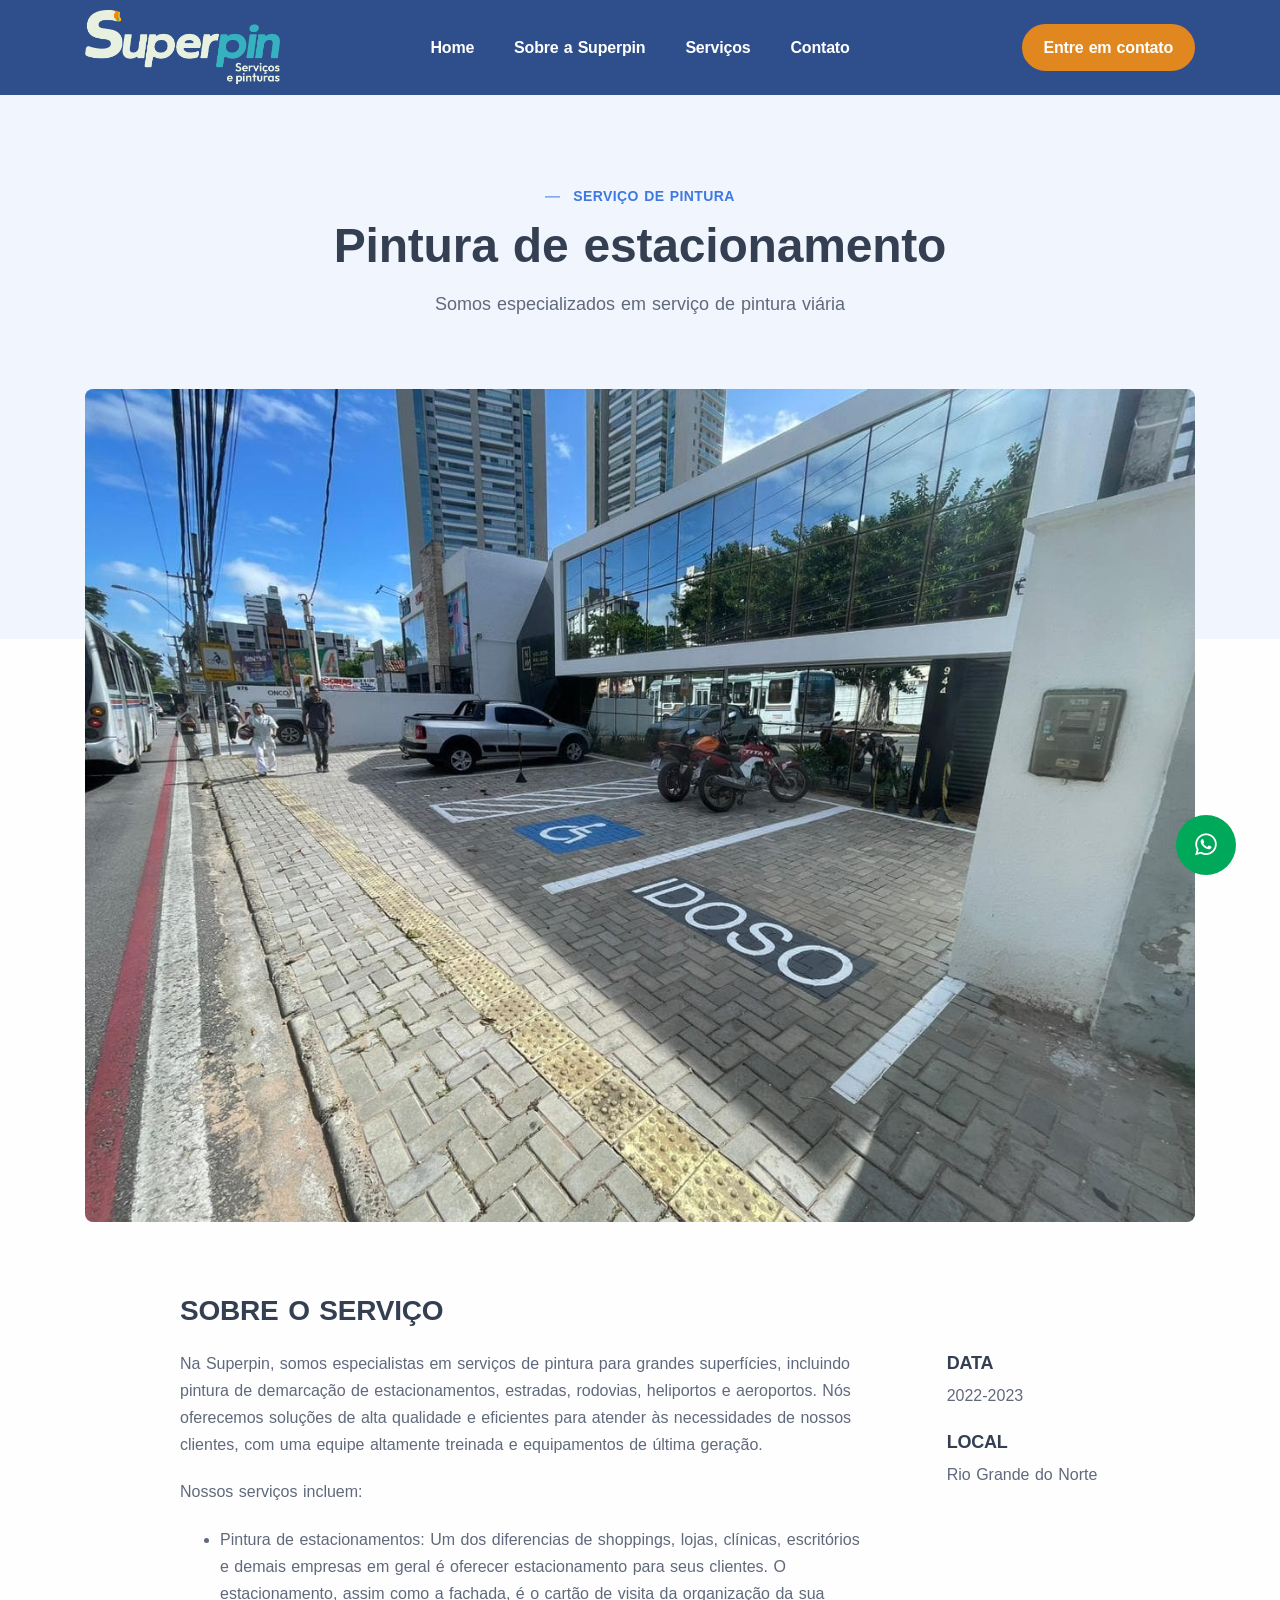
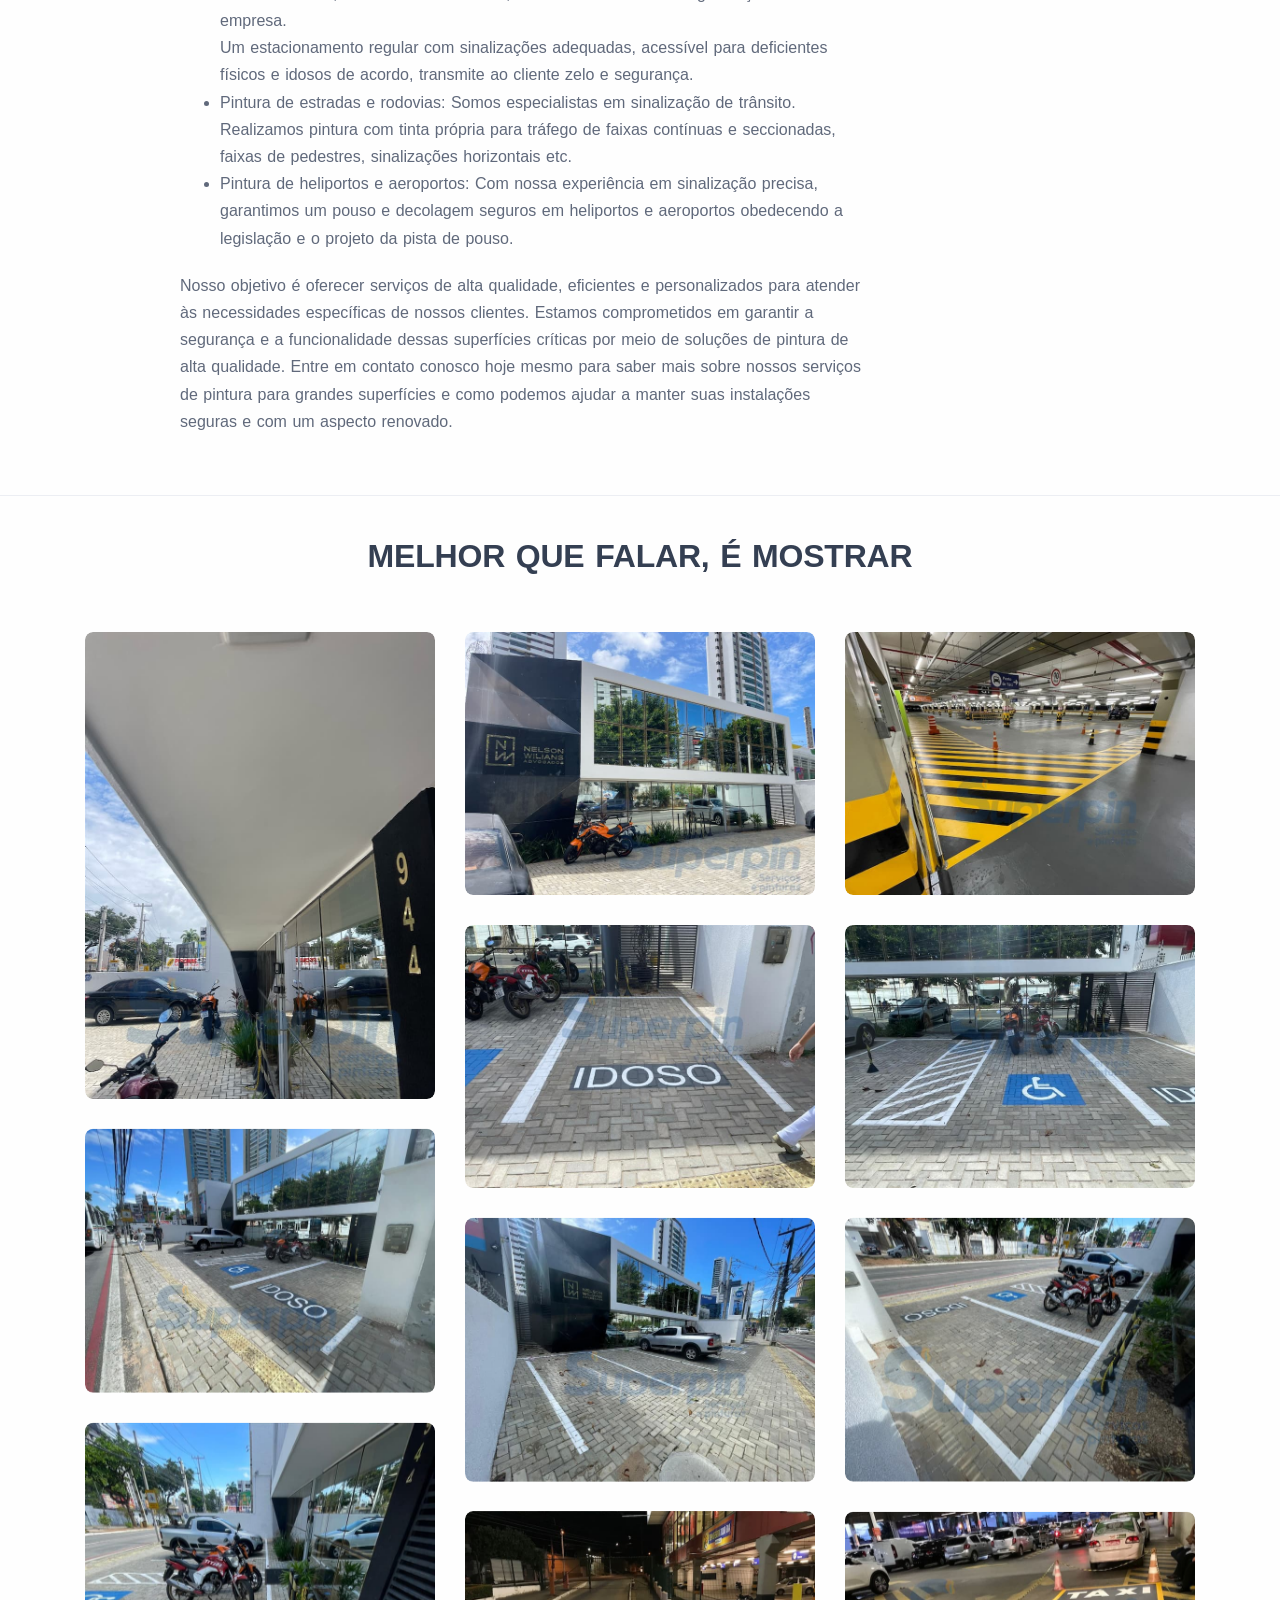
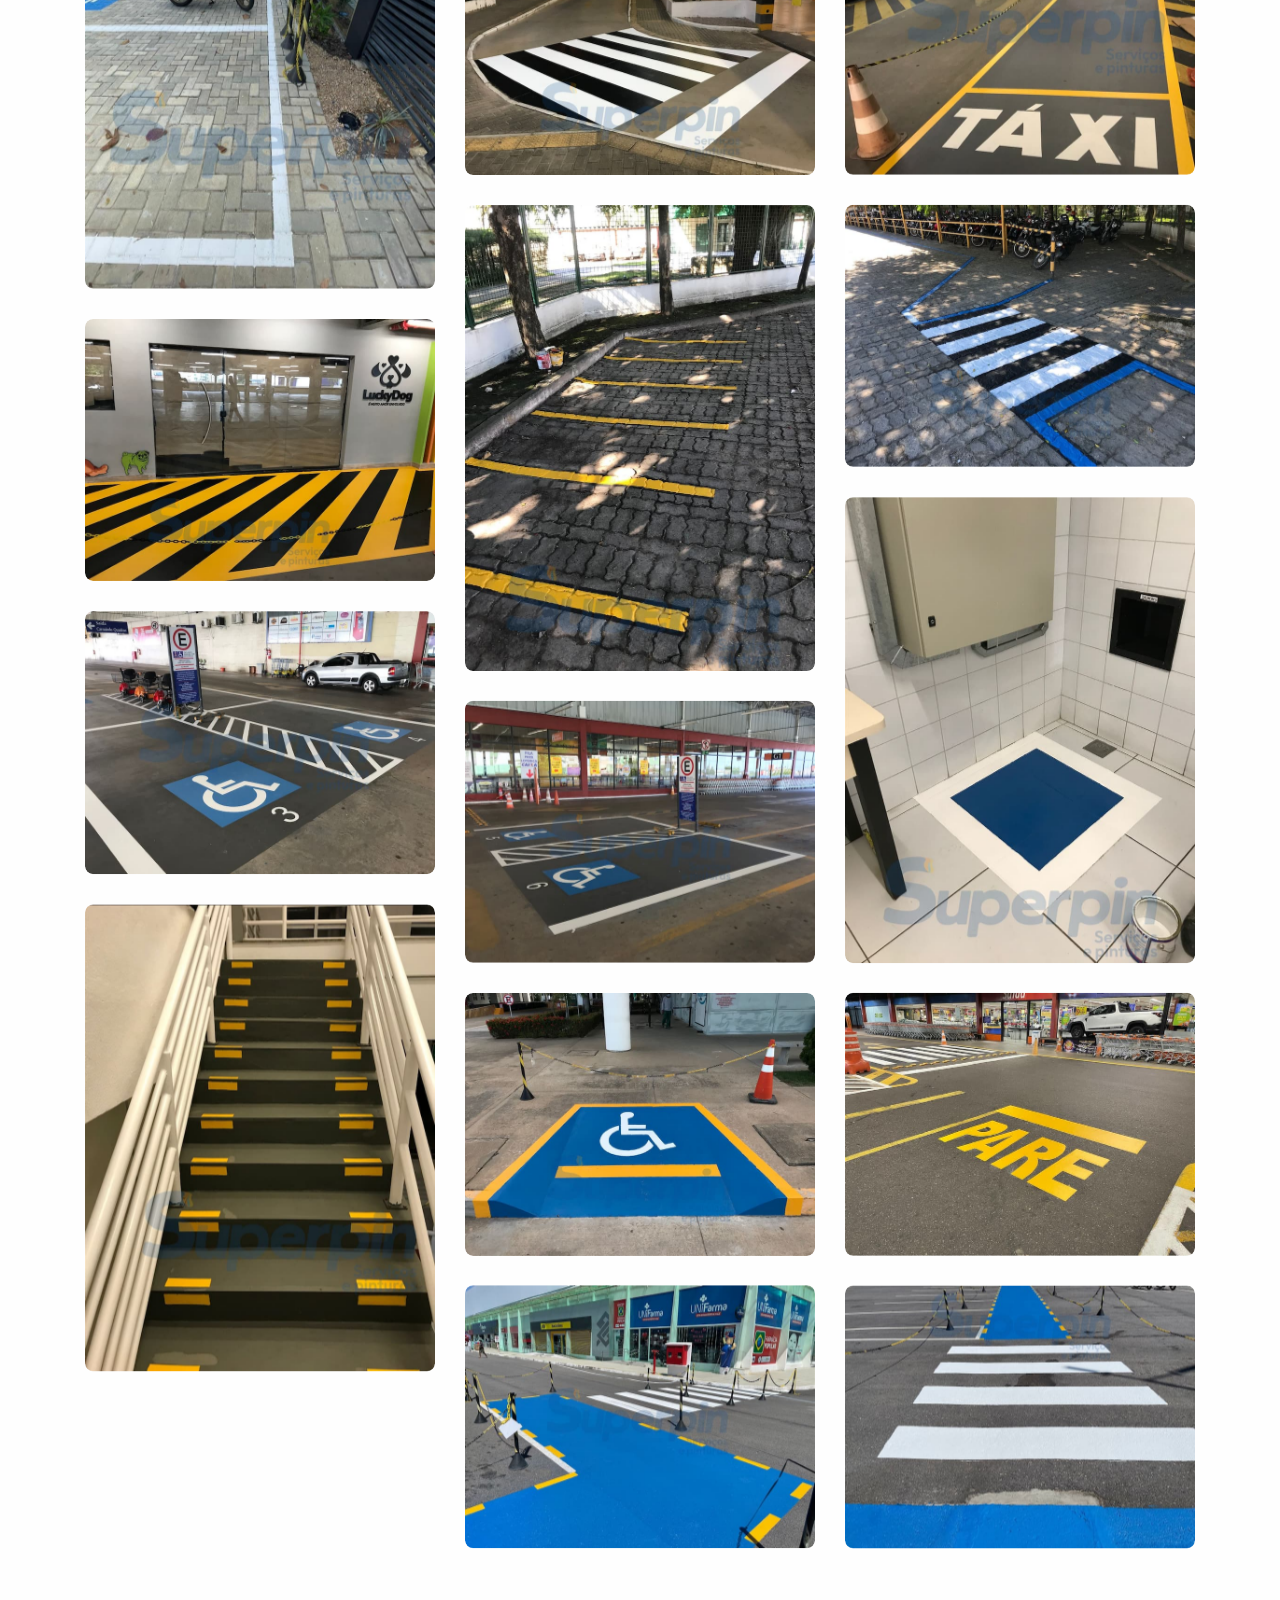
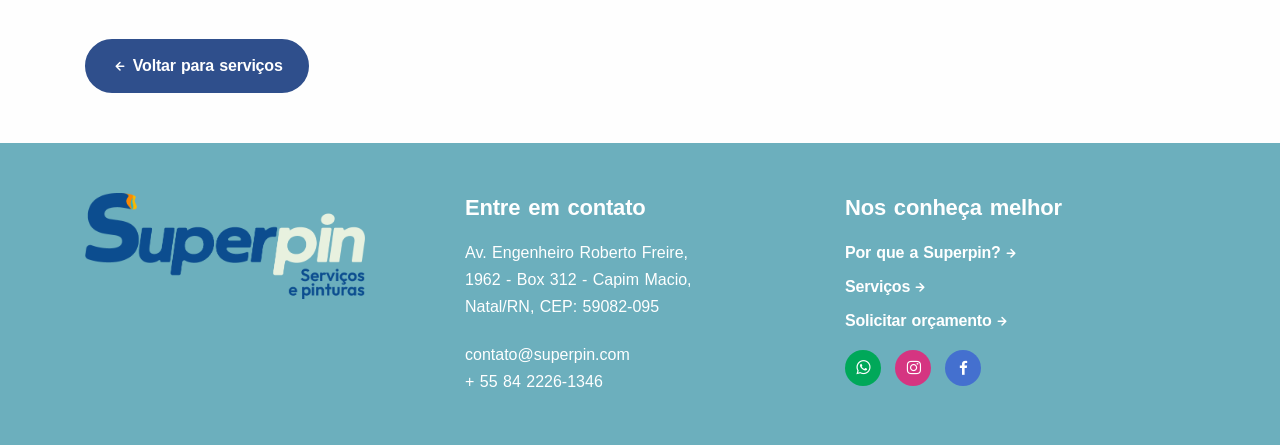
<file: pinturaEstacionamento.html>
<!DOCTYPE html>
<html lang="pt-br">
  <head>
    <meta charset="utf-8" />
    <meta name="viewport" content="width=device-width, initial-scale=1.0" />
    <meta
      name="description"
      content="Empresa prestadora de serviços de pintura, limpeza, impermeabilização e demais serviços para construção de Natal/RN"
    />
    <meta
      name="keywords"
      content="empresa de pintura Natal, pintor, serviço de pintura, pintura de parede, pintura airless, empresa de prestação de serviços de pintura, pintura de quadra poliesportiva, empresa de limpeza, serviço de limpeza, preço limpeza, lavagem, lavagem de fachada, impermeabilização, impermeabilização de laje, manta asfáltica, manutenção de fachada, substituição de junta de dilatação"
    />
    <meta name="author" content="Superpin" />
    <title>Superpin - Serviços e Pinturas</title>
    <link rel="shortcut icon" href="./assets/img/favicon.png" />
    <link rel="stylesheet" href="./assets/css/plugins.css" />
    <link rel="stylesheet" href="./assets/css/style.css" />
    <link
      rel="stylesheet"
      href="https://fonts.googleapis.com/css?family=Montserrat>"
    />
    <style>
      * {
        font-family: "Montserrat", sans-serif;
      }
    </style>
    <!-- Global site tag (gtag.js) - Google Analytics -->
    <script
      async
      src="https://www.googletagmanager.com/gtag/js?id=G-2SSFP15J9F"
    ></script>
    <script>
      window.dataLayer = window.dataLayer || [];
      function gtag() {
        dataLayer.push(arguments);
      }
      gtag("js", new Date());
      gtag("config", "G-2SSFP15J9F");
    </script>
    <!-- /Global site tag (gtag.js) - Google Analytics -->
    <!-- <open graph> -->
    <meta property="og:url" content="http://www.superpin.com.br" />
    <meta property="og:type" content="website" />
    <meta property="og:title" content="Superpin Serviços e Pinturas" />
    <meta property="og:description" content="Serviços para construção civil." />
    <meta
      property="og:image"
      content="//www.superpin.com.br/assets/img/logoSuperpinOpenGraph.jpg"
    />
    <!-- </open graph> -->
  </head>

  <body>
    <div class="content-wrapper">
      <header class="wrapper bg-soft-primary">
        <nav
          class="navbar navbar-expand-lg center-nav navbar-dark navbar-bg-dark"
        >
          <div class="container flex-lg-row flex-nowrap align-items-center">
            <div class="navbar-brand w-100">
              <a href="./index.html">
                <img
                  src="./assets/img/Logo 2.png"
                  srcset="./assets/img/Logo 2.png"
                  alt="logo Superpin"
                  height="60%"
                  width="60%"
                />
              </a>
            </div>
            <div
              class="navbar-collapse offcanvas offcanvas-nav offcanvas-start"
            >
              <div class="offcanvas-header d-lg-none">
                <a href="./index.html"
                  ><img src="./assets/img/Logo 2.png" srcset="./assets/img/Logo
                  2.png" alt="logo Superpin" height="60%" width="60%"
                </a>
                <button
                  type="button"
                  class="btn-close btn-close-white"
                  data-bs-dismiss="offcanvas"
                  aria-label="Close"
                ></button>
              </div>
              <div class="offcanvas-body ms-lg-auto d-flex flex-column h-100">
                <ul class="navbar-nav">
                  <li class="nav-item">
                    <a class="nav-link" href="./index.html">Home</a>
                  </li>

                  <li class="nav-item">
                    <a class="nav-link" href="./about.html">Sobre a Superpin</a>
                  </li>
                  <!-- <li class="nav-item dropdown">
                    <a
                      class="nav-link dropdown-toggle"
                      href="#about"
                      data-bs-toggle="dropdown"
                      >Serviços</a
                    >
                    <ul class="dropdown-menu">
                      <li class="nav-item">
                        <a class="dropdown-item" href="#">Pintura</a>
                      </li>
                      <li class="nav-item">
                        <a class="dropdown-item" href="#">Limpeza</a>
                      </li>
                      <li class="nav-item">
                        <a class="dropdown-item" href="#">Impermeablização</a>
                      </li>
                      <li class="nav-item">
                        <a class="dropdown-item" href="#">Fachada</a>
                      </li>
                    </ul>
                  </li> -->
                  <li class="nav-item">
                    <a class="nav-link" href="./portfolio.html">Serviços</a>
                  </li>
                  <li class="nav-item">
                    <a class="nav-link" href="#footer">Contato</a>
                  </li>
                </ul>
                <!-- /.navbar-nav -->
                <div class="d-lg-none mt-auto pt-6 pb-6 order-4">
                  <a href="mailto:contato@superpin.com.br" class="link-inverse"
                    >contato@superpin.com.br</a
                  >
                  <br />
                  +55 84 2226-1346 <br />
                  <nav class="nav social social-white mt-4">
                    <a
                      href="http://api.whatsapp.com/send/?phone=558422261346"
                      target="_blank"
                      ><i class="uil uil-whatsapp"></i
                    ></a>
                    <a href="http://facebook.com/SuperpinBR" target="_blank"
                      ><i class="uil uil-facebook-f"></i
                    ></a>
                    <a href="http://instagram.com/SuperpinBR" target="_blank"
                      ><i class="uil uil-instagram"></i
                    ></a>
                  </nav>
                  <!-- /.social -->
                </div>
                <!-- /offcanvas-nav-other -->
              </div>
              <!-- /.offcanvas-body -->
            </div>
            <!-- /.navbar-collapse -->
            <div class="navbar-other w-100 d-flex ms-auto">
              <ul class="navbar-nav flex-row align-items-center ms-auto">
                <li class="nav-item d-none d-md-block">
                  <a
                    href="http://api.whatsapp.com/send/?phone=558422261346"
                    target="_blank"
                    class="btn btn-sm btn-primary rounded-pill"
                    >Entre em contato</a
                  >
                </li>
                <li class="nav-item d-lg-none">
                  <button class="hamburger offcanvas-nav-btn">
                    <span></span>
                  </button>
                </li>
              </ul>
              <!-- /.navbar-nav -->
            </div>
            <!-- /.navbar-other -->
          </div>
          <!-- /.container -->
        </nav>
        <!-- /.navbar -->
        <div
          class="offcanvas offcanvas-end text-inverse"
          id="offcanvas-info"
          data-bs-scroll="true"
        >
          <div class="offcanvas-header">
            <h3 class="text-white fs-30 mb-0">Superpin</h3>
            <button
              type="button"
              class="btn-close btn-close-white"
              data-bs-dismiss="offcanvas"
              aria-label="Close"
            ></button>
          </div>
          <div class="offcanvas-body pb-6">
            <div class="widget mb-8">
              <p>Superpin serviços para construção</p>
            </div>
            <!-- /.widget -->
            <div class="widget mb-8">
              <h4 class="widget-title text-white mb-3">Contato</h4>
              <address>
                Av. Engenheiro Roberto Freire, 1962 - Box 312 <br />
                Capim Macio, Natal/RN, CEP: 59082-095
              </address>
              <a href="mailto:contato@superpin.com.br"
                >contato@superpin.com.br</a
              ><br />
              +55 (84) 2226-1346
            </div>
            /.widget -->
            <!-- <div class="widget mb-8">
              <h4 class="widget-title text-white mb-3">Learn More</h4>
              <ul class="list-unstyled">
                <li><a href="#">Our Story</a></li>
                <li><a href="#">Terms of Use</a></li>
                <li><a href="#">Privacy Policy</a></li>
                <li><a href="#">Contact Us</a></li>
              </ul>
            </div> -->
            <!-- /.widget -->
            <!-- <div class="widget">
              <h4 class="widget-title text-white mb-3">Follow Us</h4>
              <nav class="nav social social-white">
                <a href="#"><i class="uil uil-twitter"></i></a>
                <a href="#"><i class="uil uil-facebook-f"></i></a>
                <a href="#"><i class="uil uil-dribbble"></i></a>
                <a href="#"><i class="uil uil-instagram"></i></a>
                <a href="#"><i class="uil uil-youtube"></i></a>
              </nav>
              <!-- /.social -->
          </div>
          -->
          <!-- /.widget
          </div>
          <!-- /.offcanvas-body -->
        </div>
        <!-- /.offcanvas -->
        <div
          class="offcanvas offcanvas-top bg-light"
          id="offcanvas-search"
          data-bs-scroll="true"
        >
          <div class="container d-flex flex-row py-6">
            <form class="search-form w-100">
              <input
                id="search-form"
                type="text"
                class="form-control"
                placeholder="Type keyword and hit enter"
              />
            </form>
            <!-- /.search-form -->
            <button
              type="button"
              class="btn-close"
              data-bs-dismiss="offcanvas"
              aria-label="Close"
            ></button>
          </div>
          <!-- /.container -->
        </div>
        <!-- /.offcanvas -->
      </header>
      <!-- /header -->
      <section class="wrapper bg-soft-primary">
        <div class="container pt-10 pb-19 pt-md-14 pb-md-22 text-center">
          <div class="row">
            <div class="col-md-10 col-lg-8 col-xl-7 mx-auto">
              <div class="post-header">
                <div class="post-category text-line">
                  <a href="#" class="hover" rel="category"
                    >SERVIÇO DE PINTURA</a
                  >
                </div>
                <!-- /.post-category -->
                <h1 class="display-1 mb-3">Pintura de estacionamento</h1>
                <p class="lead px-md-12 px-lg-12 px-xl-15 px-xxl-18">
                  Somos especializados em serviço de pintura viária
                </p>
              </div>
              <!-- /.post-header -->
            </div>
            <!-- /column -->
          </div>
          <!-- /.row -->
        </div>
        <!-- /.container -->
      </section>
      <!-- /section -->
      <section class="wrapper bg-light wrapper-border">
        <div class="container pb-14 pb-md-8">
          <div class="row">
            <div class="col-12">
              <article class="mt-n21">
                <figure class="rounded mb-8 mb-md-12">
                  <img
                    src="./assets/img/pinturaEstacionamento.jpg"
                    alt="Foto de capa do serviço"
                  />
                </figure>
                <div class="row">
                  <div class="col-lg-10 offset-lg-1">
                    <h2 class="display-6 mb-4">SOBRE O SERVIÇO</h2>
                    <div class="row gx-0">
                      <div class="col-md-9 text-justify">
                        <p>
                          Na Superpin, somos especialistas em serviços de
                          pintura para grandes superfícies, incluindo pintura de demarcação de
                          estacionamentos, estradas, rodovias, heliportos e
                          aeroportos. Nós oferecemos soluções de alta qualidade
                          e eficientes para atender às necessidades de nossos
                          clientes, com uma equipe altamente treinada e
                          equipamentos de última geração. 
                        </p>
                        <p>
                        Nossos serviços
                        incluem: 
                        <ul>
                          <li>
                          Pintura de estacionamentos: Um dos diferencias de shoppings, lojas, clínicas,
                          escritórios e demais empresas em geral é oferecer estacionamento para seus clientes.
                          O estacionamento, assim como a fachada, é o cartão de visita da 
                          organização da sua empresa. <br>
                          Um estacionamento regular com sinalizações adequadas, 
                          acessível para deficientes físicos e idosos de acordo, transmite ao cliente zelo e segurança. 
                          </li>
                          <li>
                          Pintura de estradas e rodovias: Somos
                          especialistas em sinalização de trânsito. Realizamos pintura com tinta própria para tráfego de
                          faixas contínuas e seccionadas, faixas de pedestres, sinalizações horizontais etc.
                          </li>
                          <li>
                          Pintura de heliportos e aeroportos: Com nossa experiência em sinalização precisa, garantimos um
                          pouso e decolagem seguros em heliportos e aeroportos obedecendo a legislação e o projeto da pista de pouso. 
                          </li>
                        </ul> 
                          Nosso objetivo é oferecer serviços de alta
                          qualidade, eficientes e personalizados para atender às
                          necessidades específicas de nossos clientes. Estamos
                          comprometidos em garantir a segurança e a
                          funcionalidade dessas superfícies críticas por meio de
                          soluções de pintura de alta qualidade. Entre em
                          contato conosco hoje mesmo para saber mais sobre
                          nossos serviços de pintura para grandes superfícies e
                          como podemos ajudar a manter suas instalações seguras
                          e com um aspecto renovado.
                      </p>
                        </div>
                      <!--/column -->
                      <div class="col-md-2 ms-auto">
                        <ul class="list-unstyled">
                          <li>
                            <h5 class="mb-1">DATA</h5>
                            <p>2022-2023</p>
                          </li>
                          <li>
                            <h5 class="mb-1">LOCAL</h5>
                            <p>Rio Grande do Norte</p>
                          </li>
                        </ul>
                      </div>
                      <!--/column -->
                    </div>
                    <!--/.row -->
                  </div>
                  <!-- /column -->
                </div>
                <!--/.row -->
              </article>
              <!-- /.project -->
            </div>
            <!-- /column -->
          </div>
          <!-- /.row -->
        </div>
        <!-- /.container -->
      </section>
      <!-- /section -->
      <section class="wrapper bg-light">
        <div class="container py-14 py-md-8 text-center">
          <div class="row">
            <div class="col-lg-10 col-xl-8 col-xxl-7 mx-auto mb-8">
              <h2 class="display-5 mb-3">MELHOR QUE FALAR, É MOSTRAR</h2>
            </div>
            <!-- /column -->
          </div>
          <!-- /.row -->
          <div class="grid grid-view projects-masonry">
            <div class="row gx-md-6 gy-6 isotope">
              <div class="project item col-md-6 col-xl-4">
                <figure class="overlay overlay-1 rounded">
                  <a
                    href="./assets/img/pinturaEstacionamento/foto3.jpg"
                    data-glightbox
                    data-gallery="shots-group"
                  >
                    <img
                      src="./assets/img/pinturaEstacionamento/foto3.jpg"
                      alt="foto do serviço"
                  /></a>
                </figure>
              </div>
              <!-- /.project -->
              <div class="project item col-md-6 col-xl-4">
                <figure class="overlay overlay-1 rounded">
                  <a
                    href="./assets/img/pinturaEstacionamento/foto4.jpg"
                    data-glightbox
                    data-gallery="shots-group"
                  >
                    <img
                      src="./assets/img/pinturaEstacionamento/foto4.jpg"
                      alt="foto do serviço"
                  /></a>
                </figure>
              </div>
              <!-- /.project -->
              <div class="project item col-md-6 col-xl-4">
                <figure class="overlay overlay-1 rounded">
                  <a
                    href="./assets/img/pinturaEstacionamento/foto2.jpg"
                    data-glightbox
                    data-gallery="shots-group"
                  >
                    <img
                      src="./assets/img/pinturaEstacionamento/foto2.jpg"
                      alt="foto do serviço"
                  /></a>
                </figure>
              </div>
              <!-- /.project -->
              
              <div class="project item col-md-6 col-xl-4">
                <figure class="overlay overlay-1 rounded">
                  <a
                    href="./assets/img/pinturaEstacionamento/foto5.jpg"
                    data-glightbox
                    data-gallery="shots-group"
                  >
                    <img
                      src="./assets/img/pinturaEstacionamento/foto5.jpg"
                      alt="foto do serviço"
                  /></a>
                </figure>
              </div>
              <!-- /.project -->
              <div class="project item col-md-6 col-xl-4">
                <figure class="overlay overlay-1 rounded">
                  <a
                    href="./assets/img/pinturaEstacionamento/foto6.jpg"
                    data-glightbox
                    data-gallery="shots-group"
                  >
                    <img
                      src="./assets/img/pinturaEstacionamento/foto6.jpg"
                      alt="foto do serviço"
                  /></a>
                </figure>
              </div>
              <!-- /.project -->
              <div class="project item col-md-6 col-xl-4">
                <figure class="overlay overlay-1 rounded">
                  <a
                    href="./assets/img/pinturaEstacionamento/foto7.jpg"
                    data-glightbox
                    data-gallery="shots-group"
                  >
                    <img
                      src="./assets/img/pinturaEstacionamento/foto7.jpg"
                      alt="foto do serviço"
                  /></a>
                </figure>
              </div>
              <!-- /.project -->
              <div class="project item col-md-6 col-xl-4">
                <figure class="overlay overlay-1 rounded">
                  <a
                    href="./assets/img/pinturaEstacionamento/foto8.jpg"
                    data-glightbox
                    data-gallery="shots-group"
                  >
                    <img
                      src="./assets/img/pinturaEstacionamento/foto8.jpg"
                      alt="foto do serviço"
                  /></a>
                </figure>
              </div>
              <!-- /.project -->
              <div class="project item col-md-6 col-xl-4">
                <figure class="overlay overlay-1 rounded">
                  <a
                    href="./assets/img/pinturaEstacionamento/foto9.jpg"
                    data-glightbox
                    data-gallery="shots-group"
                  >
                    <img
                      src="./assets/img/pinturaEstacionamento/foto9.jpg"
                      alt="foto do serviço"
                  /></a>
                </figure>
              </div>
              <!-- /.project -->
              <div class="project item col-md-6 col-xl-4">
                <figure class="overlay overlay-1 rounded">
                  <a
                    href="./assets/img/pinturaEstacionamento/foto10.jpg"
                    data-glightbox
                    data-gallery="shots-group"
                  >
                    <img
                      src="./assets/img/pinturaEstacionamento/foto10.jpg"
                      alt="foto do serviço"
                  /></a>
                </figure>
              </div>
              <!-- /.project -->
              <div class="project item col-md-6 col-xl-4">
                <figure class="overlay overlay-1 rounded">
                  <a
                    href="./assets/img/pinturaEstacionamento/foto11.jpg"
                    data-glightbox
                    data-gallery="shots-group"
                  >
                    <img
                      src="./assets/img/pinturaEstacionamento/foto11.jpg"
                      alt="foto do serviço"
                  /></a>
                </figure>
              </div>
              <!-- /.project -->
              <div class="project item col-md-6 col-xl-4">
                <figure class="overlay overlay-1 rounded">
                  <a
                    href="./assets/img/pinturaEstacionamento/foto12.jpg"
                    data-glightbox
                    data-gallery="shots-group"
                  >
                    <img
                      src="./assets/img/pinturaEstacionamento/foto12.jpg"
                      alt="foto do serviço"
                  /></a>
                </figure>
              </div>
              <!-- /.project -->
              <div class="project item col-md-6 col-xl-4">
                <figure class="overlay overlay-1 rounded">
                  <a
                    href="./assets/img/pinturaEstacionamento/foto13.jpg"
                    data-glightbox
                    data-gallery="shots-group"
                  >
                    <img
                      src="./assets/img/pinturaEstacionamento/foto13.jpg"
                      alt="foto do serviço"
                  /></a>
                </figure>
              </div>
              <!-- /.project -->
              <div class="project item col-md-6 col-xl-4">
                <figure class="overlay overlay-1 rounded">
                  <a
                    href="./assets/img/pinturaEstacionamento/foto14.jpg"
                    data-glightbox
                    data-gallery="shots-group"
                  >
                    <img
                      src="./assets/img/pinturaEstacionamento/foto14.jpg"
                      alt="foto do serviço"
                  /></a>
                </figure>
              </div>
              <!-- /.project -->
              <div class="project item col-md-6 col-xl-4">
                <figure class="overlay overlay-1 rounded">
                  <a
                    href="./assets/img/pinturaEstacionamento/foto15.jpg"
                    data-glightbox
                    data-gallery="shots-group"
                  >
                    <img
                      src="./assets/img/pinturaEstacionamento/foto15.jpg"
                      alt="foto do serviço"
                  /></a>
                </figure>
              </div>
              <!-- /.project -->
              <div class="project item col-md-6 col-xl-4">
                <figure class="overlay overlay-1 rounded">
                  <a
                    href="./assets/img/pinturaEstacionamento/foto16.jpg"
                    data-glightbox
                    data-gallery="shots-group"
                  >
                    <img
                      src="./assets/img/pinturaEstacionamento/foto16.jpg"
                      alt="foto do serviço"
                  /></a>
                </figure>
              </div>
              <!-- /.project -->
              <div class="project item col-md-6 col-xl-4">
                <figure class="overlay overlay-1 rounded">
                  <a
                    href="./assets/img/pinturaEstacionamento/foto17.jpg"
                    data-glightbox
                    data-gallery="shots-group"
                  >
                    <img
                      src="./assets/img/pinturaEstacionamento/foto17.jpg"
                      alt="foto do serviço"
                  /></a>
                </figure>
              </div>
              <!-- /.project -->
              <div class="project item col-md-6 col-xl-4">
                <figure class="overlay overlay-1 rounded">
                  <a
                    href="./assets/img/pinturaEstacionamento/foto18.jpg"
                    data-glightbox
                    data-gallery="shots-group"
                  >
                    <img
                      src="./assets/img/pinturaEstacionamento/foto18.jpg"
                      alt="foto do serviço"
                  /></a>
                </figure>
              </div>
              <!-- /.project -->
              <div class="project item col-md-6 col-xl-4">
                <figure class="overlay overlay-1 rounded">
                  <a
                    href="./assets/img/pinturaEstacionamento/foto19.jpg"
                    data-glightbox
                    data-gallery="shots-group"
                  >
                    <img
                      src="./assets/img/pinturaEstacionamento/foto19.jpg"
                      alt="foto do serviço"
                  /></a>
                </figure>
              </div>
              <!-- /.project -->
              <div class="project item col-md-6 col-xl-4">
                <figure class="overlay overlay-1 rounded">
                  <a
                    href="./assets/img/pinturaEstacionamento/foto20.jpg"
                    data-glightbox
                    data-gallery="shots-group"
                  >
                    <img
                      src="./assets/img/pinturaEstacionamento/foto20.jpg"
                      alt="foto do serviço"
                  /></a>
                </figure>
              </div>
              <!-- /.project -->
              <div class="project item col-md-6 col-xl-4">
                <figure class="overlay overlay-1 rounded">
                  <a
                    href="./assets/img/pinturaEstacionamento/foto21.jpg"
                    data-glightbox
                    data-gallery="shots-group"
                  >
                    <img
                      src="./assets/img/pinturaEstacionamento/foto21.jpg"
                      alt="foto do serviço"
                  /></a>
                </figure>
              </div>
              <!-- /.project -->
              <div class="project item col-md-6 col-xl-4">
                <figure class="overlay overlay-1 rounded">
                  <a
                    href="./assets/img/pinturaEstacionamento/foto22.jpg"
                    data-glightbox
                    data-gallery="shots-group"
                  >
                    <img
                      src="./assets/img/pinturaEstacionamento/foto22.jpg"
                      alt="foto do serviço"
                  /></a>
                </figure>
              </div>
              <!-- /.project -->
              <div class="project item col-md-6 col-xl-4">
                <figure class="overlay overlay-1 rounded">
                  <a
                    href="./assets/img/pinturaEstacionamento/foto1.jpg"
                    data-glightbox
                    data-gallery="shots-group"
                  >
                    <img
                      src="./assets/img/pinturaEstacionamento/foto1.jpg"
                      alt="foto do serviço"
                  /></a>
                </figure>
              </div>
              <!-- /.project -->
               </div>
            <!-- /.row -->
          </div>
          <!-- /.grid -->
        </div>
        <!-- /.container -->
      </section>
      <!-- /section -->

      <section class="wrapper bg-light">
        <div class="container py-10">
          <div class="row gx-md-6 gy-3 gy-md-0">
            <div
              class="col-md-8 align-self-center text-center text-md-start navigation"
            >
              <a
                href="./portfolio.html"
                class="btn btn-secondary rounded-pill btn-icon btn-icon-start mb-0 me-1"
                ><i class="uil uil-arrow-left"></i>Voltar para serviços</a
              >
            </div>
            <!--/column -->
          </div>
          <!--/.row -->
        </div>
        <!-- /.container -->
      </section>
      <!-- /section -->
    </div>
    <!-- /.content-wrapper -->
    <footer id="footer" class="bg-light-superpin">
      <div class="container py-13 py-md-10">
        <div class="row gy-6 gy-lg-0">
          <div class="col-md-4">
            <div class="widget">
              <img class="mb-3" src="./assets/img/Logo 3.png" srcset="./assets/img/Logo 3.png" alt="logo Superpin" heigth="80%" width="80%" />
              <!-- <p class="text-white">© 2023 Superpin. <br class="d-none d-lg-block" />Marca registrada.</p> -->
              
            </div>
            <!-- /.widget -->
          </div>
          <!-- /column -->
          <div class="col-md-4">
            <div class="widget">
              <h3 class="widget-title text-white mb-3">Entre em contato</h3>
              <address class="pe-xl-15 pe-xxl-17 text-white ">Av. Engenheiro Roberto Freire, 1962 - Box 312 - Capim Macio, Natal/RN, CEP: 59082-095</address>
              <a class="text-white" href="mailto:contato@superpin.com.br">contato@superpin.com</a><br>  
              <a href="http://api.whatsapp.com/send/?phone=558422261346" class="text-white" target ="_blank">+ 55 84 2226-1346</a>
            </div>
            <!-- /.widget -->
          </div>
          <!-- /column -->
          <div class="col-md-4">
            <div class="widget">
              <h3 class="widget-title text-white mb-3">Nos conheça melhor</h3>
              <ul class="list-unstyled mb-0 text-white">
                <li><a href="./about.html" class="text-white hover more ">Por que a Superpin?</a></li>
                <li><a href="./portfolio.html" class="text-white hover more">Serviços</a></li>
                <li><a href="http://api.whatsapp.com/send/?phone=558422261346" target="_blank" class="text-white hover more">Solicitar orçamento</a></li>
              </ul>
            </div>
            <!-- /.widget -->
            <nav class="nav social mt-3">
              <a href="http://api.whatsapp.com/send/?phone=558422261346" target ="_blank" class="btn btn-circle btn-sm btn-whatsapp"><i class="uil uil-whatsapp"></i></a>
              <a href="http://instagram.com/SuperpinBR" target="_blank" class="btn btn-circle btn-sm btn-instagram"><i class="uil uil-instagram"></i></a>
              <a href="http://facebook.com/SuperpinBR" target="_blank" class="btn btn-circle btn-sm btn-facebook"><i class="uil uil-facebook-f"></i></a>
            </nav>
            <!-- /.social -->
          </div>
          
        </div>
        <!--/.row -->
      </div>
      <!-- /.container -->
    </footer>
    <!-- <div class="progress-wrap">
      <svg
        class="progress-circle svg-content"
        width="100%"
        height="100%"
        viewBox="-1 -1 102 102"
      >

      
        <path d="M50,1 a49,49 0 0,1 0,98 a49,49 0 0,1 0,-98" />
      </svg>
    </div> -->
    <nav class="nav social">
      <a
        href="http://api.whatsapp.com/send/?phone=558422261346"
        target="_blank"
        class="btn btn-circle btn-lg btn-whatsapp whatsapp-icon-fixed"
        ><i class="uil uil-whatsapp"></i
      ></a>
    </nav>
    <script src="./assets/js/plugins.js"></script>
    <script src="./assets/js/theme.js"></script>
  </body>
</html>
</file>
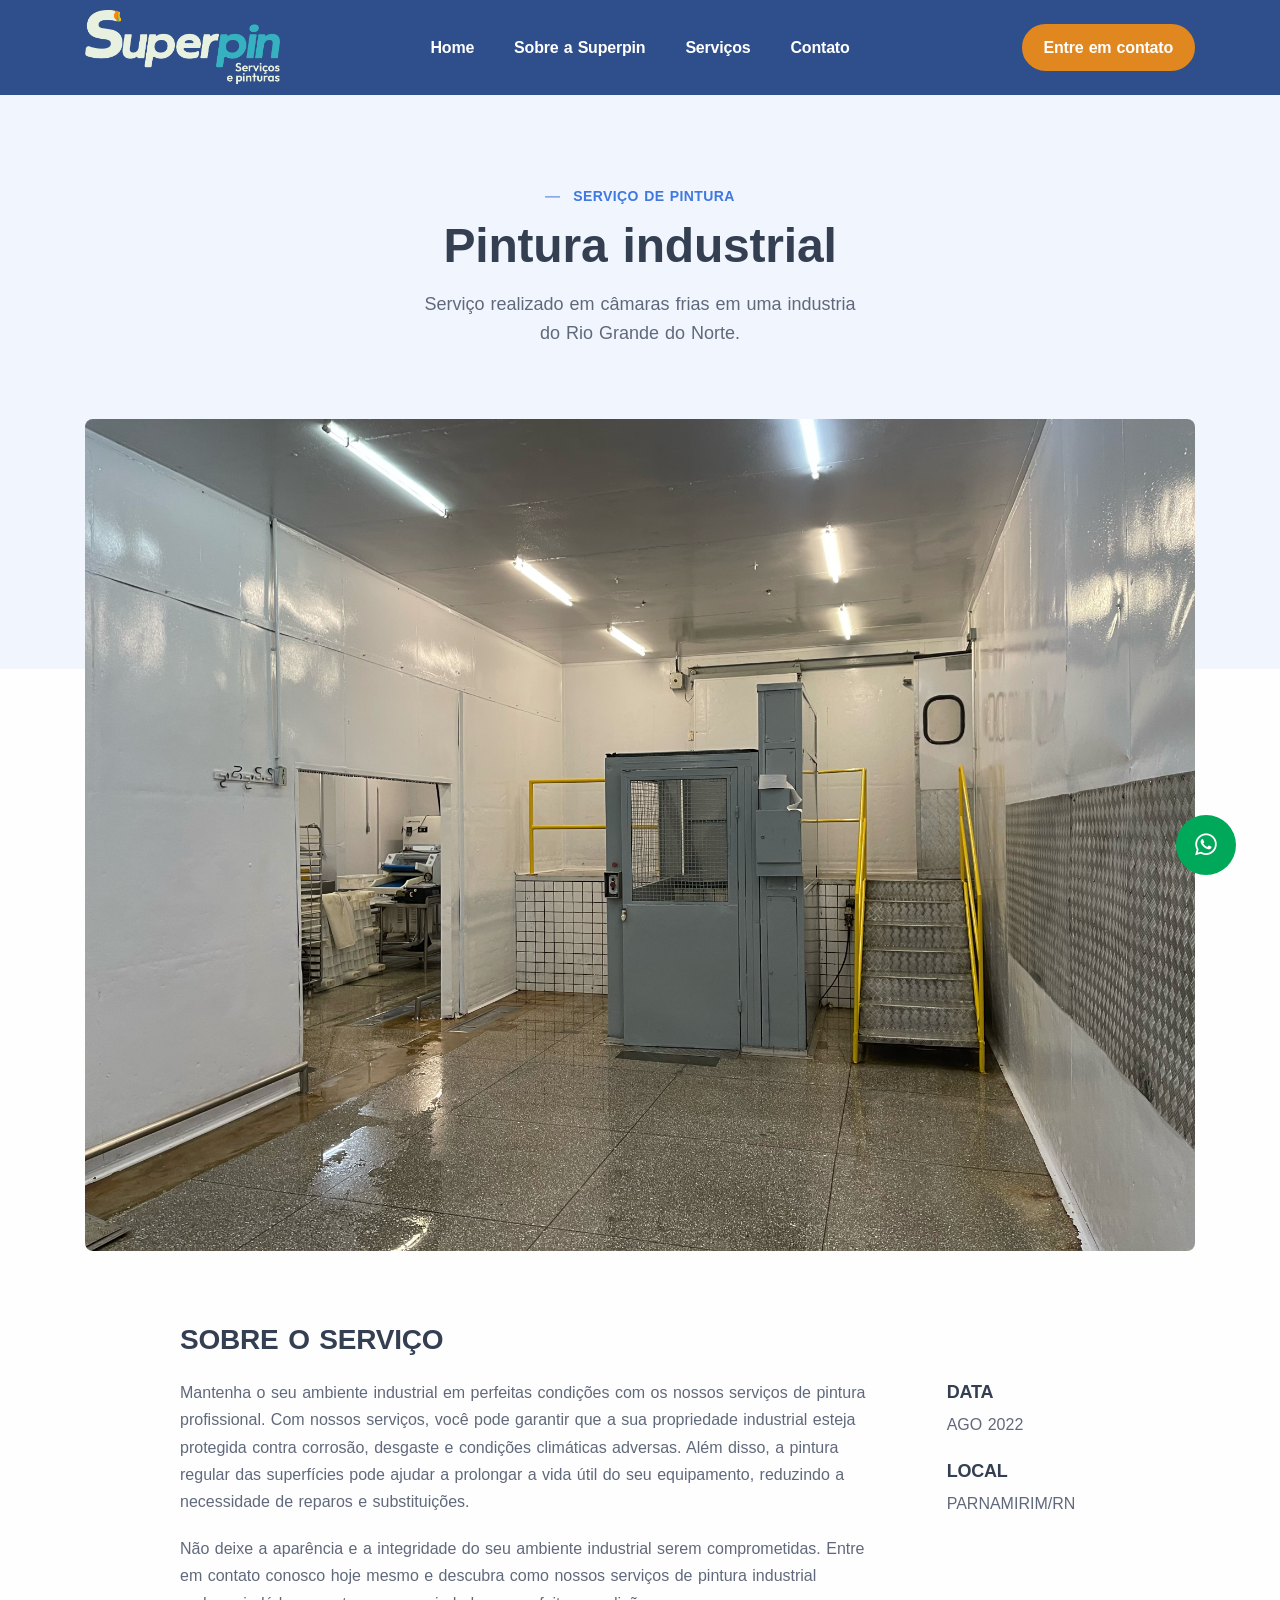
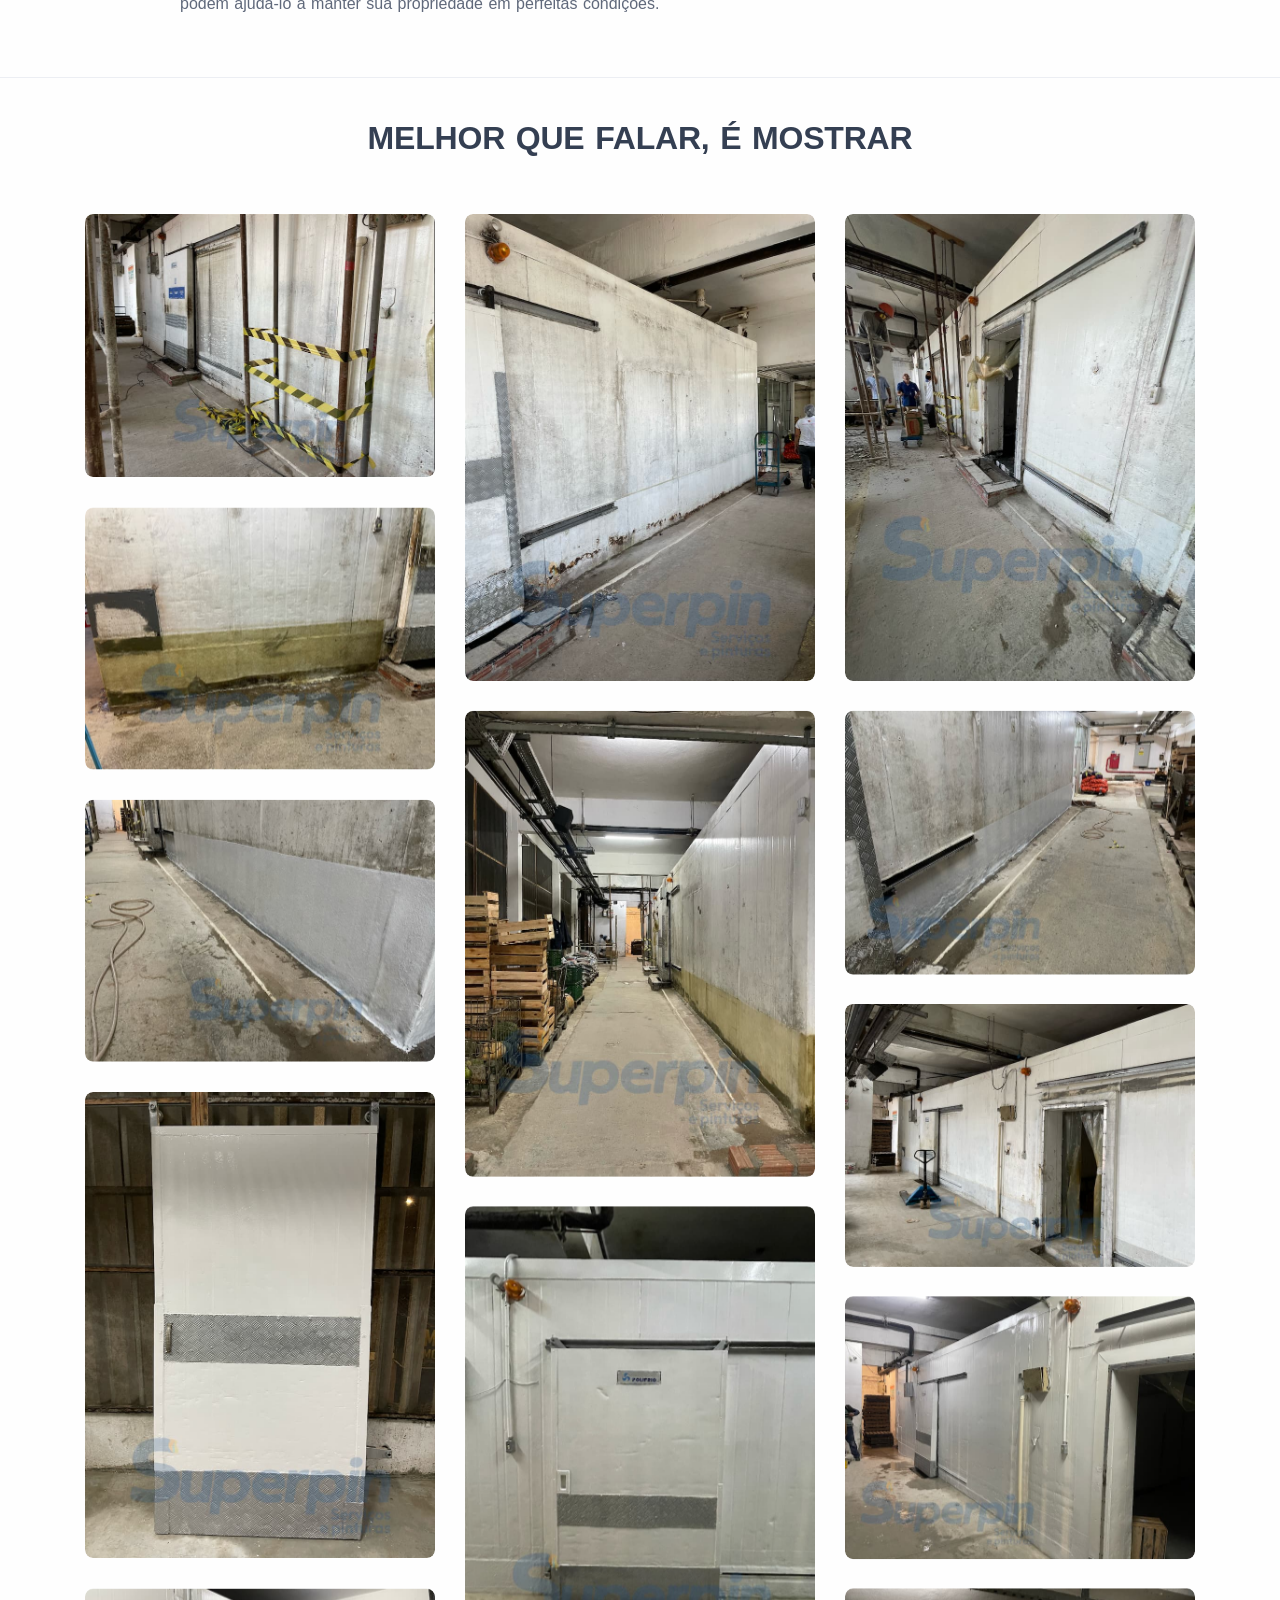
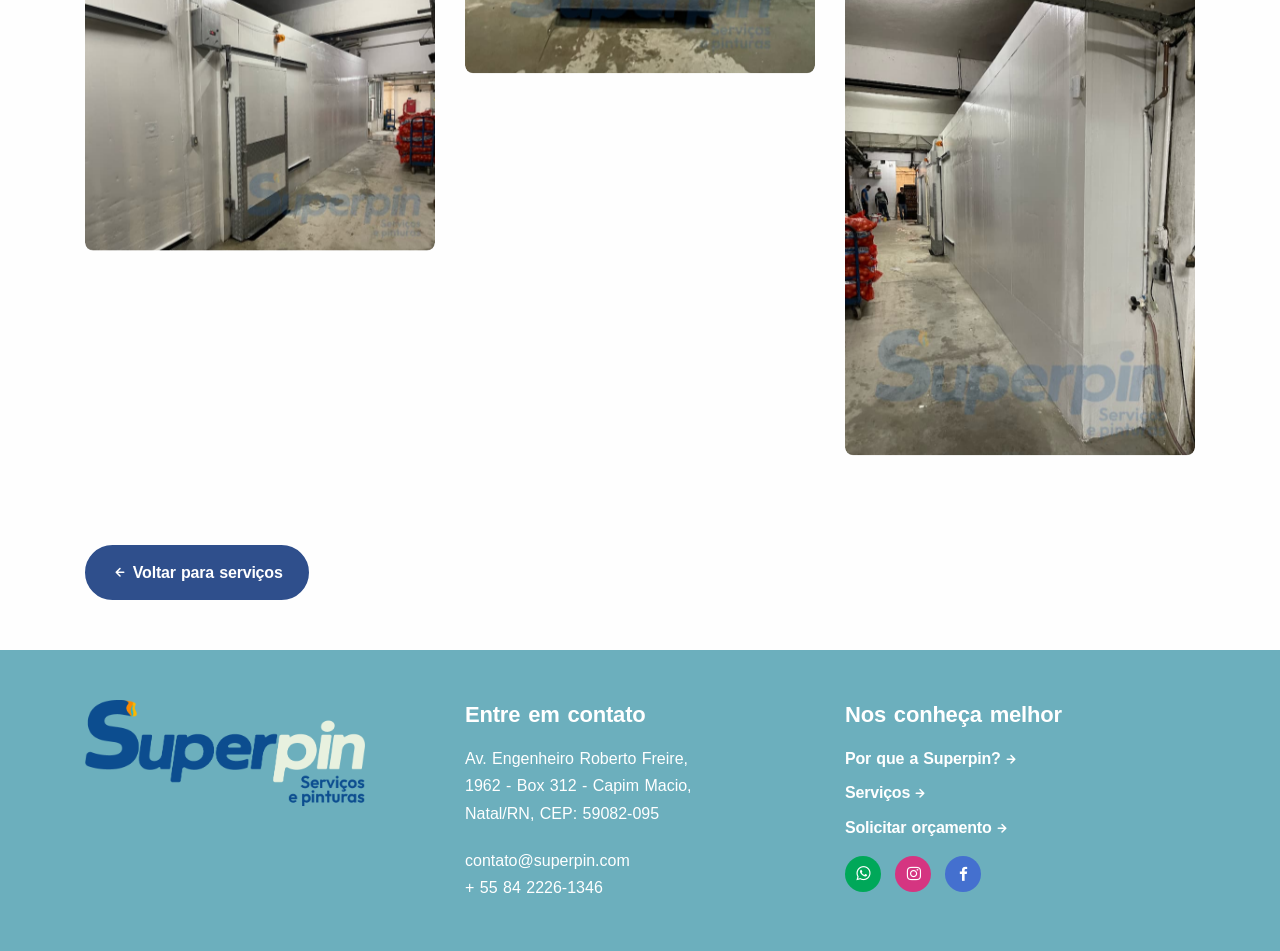
<file: pinturaIndustrial.html>
<!DOCTYPE html>
<html lang="pt-br">
  <head>
    <meta charset="utf-8" />
    <meta name="viewport" content="width=device-width, initial-scale=1.0" />
    <meta
      name="description"
      content="Empresa prestadora de serviços de pintura, limpeza, impermeabilização e demais serviços para construção de Natal/RN"
    />
    <meta
      name="keywords"
      content="empresa de pintura Natal, pintor, serviço de pintura, pintura de parede, pintura airless, empresa de prestação de serviços de pintura, pintura de quadra poliesportiva, empresa de limpeza, serviço de limpeza, preço limpeza, lavagem, lavagem de fachada, impermeabilização, impermeabilização de laje, manta asfáltica, manutenção de fachada, substituição de junta de dilatação"
    />
    <meta name="author" content="Superpin" />
    <title>Superpin - Serviços e Pinturas</title>
    <link rel="shortcut icon" href="./assets/img/favicon.png" />
    <link rel="stylesheet" href="./assets/css/plugins.css" />
    <link rel="stylesheet" href="./assets/css/style.css" />
    <link
      rel="stylesheet"
      href="https://fonts.googleapis.com/css?family=Montserrat>"
    />
    <style>
      * {
        font-family: "Montserrat", sans-serif;
      }
    </style>
    <!-- Global site tag (gtag.js) - Google Analytics -->
    <script
      async
      src="https://www.googletagmanager.com/gtag/js?id=G-2SSFP15J9F"
    ></script>
    <script>
      window.dataLayer = window.dataLayer || [];
      function gtag() {
        dataLayer.push(arguments);
      }
      gtag("js", new Date());
      gtag("config", "G-2SSFP15J9F");
    </script>
    <!-- /Global site tag (gtag.js) - Google Analytics -->
    <!-- <open graph> -->
    <meta property="og:url" content="http://www.superpin.com.br" />
    <meta property="og:type" content="website" />
    <meta property="og:title" content="Superpin Serviços e Pinturas" />
    <meta property="og:description" content="Serviços para construção civil." />
    <meta
      property="og:image"
      content="//www.superpin.com.br/assets/img/logoSuperpinOpenGraph.jpg"
    />
    <!-- </open graph> -->
  </head>

  <body>
    <div class="content-wrapper">
      <header class="wrapper bg-soft-primary">
        <nav
          class="navbar navbar-expand-lg center-nav navbar-dark navbar-bg-dark"
        >
          <div class="container flex-lg-row flex-nowrap align-items-center">
            <div class="navbar-brand w-100">
              <a href="./index.html">
                <img
                  src="./assets/img/Logo 2.png"
                  srcset="./assets/img/Logo 2.png"
                  alt="logo Superpin"
                  height="60%"
                  width="60%"
                />
              </a>
            </div>
            <div
              class="navbar-collapse offcanvas offcanvas-nav offcanvas-start"
            >
              <div class="offcanvas-header d-lg-none">
                <a href="./index.html"
                  ><img src="./assets/img/Logo 2.png" srcset="./assets/img/Logo
                  2.png" alt="logo Superpin" height="60%" width="60%"
                </a>
                <button
                  type="button"
                  class="btn-close btn-close-white"
                  data-bs-dismiss="offcanvas"
                  aria-label="Close"
                ></button>
              </div>
              <div class="offcanvas-body ms-lg-auto d-flex flex-column h-100">
                <ul class="navbar-nav">
                  <li class="nav-item">
                    <a class="nav-link" href="./index.html">Home</a>
                  </li>

                  <li class="nav-item">
                    <a class="nav-link" href="./about.html">Sobre a Superpin</a>
                  </li>
                  <!-- <li class="nav-item dropdown">
                    <a
                      class="nav-link dropdown-toggle"
                      href="#about"
                      data-bs-toggle="dropdown"
                      >Serviços</a
                    >
                    <ul class="dropdown-menu">
                      <li class="nav-item">
                        <a class="dropdown-item" href="#">Pintura</a>
                      </li>
                      <li class="nav-item">
                        <a class="dropdown-item" href="#">Limpeza</a>
                      </li>
                      <li class="nav-item">
                        <a class="dropdown-item" href="#">Impermeablização</a>
                      </li>
                      <li class="nav-item">
                        <a class="dropdown-item" href="#">Fachada</a>
                      </li>
                    </ul>
                  </li> -->
                  <li class="nav-item">
                    <a class="nav-link" href="./portfolio.html">Serviços</a>
                  </li>
                  <li class="nav-item">
                    <a class="nav-link" href="#footer">Contato</a>
                  </li>
                </ul>
                <!-- /.navbar-nav -->
                <div class="d-lg-none mt-auto pt-6 pb-6 order-4">
                  <a href="mailto:contato@superpin.com.br" class="link-inverse"
                    >contato@superpin.com.br</a
                  >
                  <br />
                  +55 84 2226-1346 <br />
                  <nav class="nav social social-white mt-4">
                    <a
                      href="http://api.whatsapp.com/send/?phone=558422261346"
                      target="_blank"
                      ><i class="uil uil-whatsapp"></i
                    ></a>
                    <a href="http://facebook.com/SuperpinBR" target="_blank"
                      ><i class="uil uil-facebook-f"></i
                    ></a>
                    <a href="http://instagram.com/SuperpinBR" target="_blank"
                      ><i class="uil uil-instagram"></i
                    ></a>
                  </nav>
                  <!-- /.social -->
                </div>
                <!-- /offcanvas-nav-other -->
              </div>
              <!-- /.offcanvas-body -->
            </div>
            <!-- /.navbar-collapse -->
            <div class="navbar-other w-100 d-flex ms-auto">
              <ul class="navbar-nav flex-row align-items-center ms-auto">
                <li class="nav-item d-none d-md-block">
                  <a
                    href="http://api.whatsapp.com/send/?phone=558422261346"
                    target="_blank"
                    class="btn btn-sm btn-primary rounded-pill"
                    >Entre em contato</a
                  >
                </li>
                <li class="nav-item d-lg-none">
                  <button class="hamburger offcanvas-nav-btn">
                    <span></span>
                  </button>
                </li>
              </ul>
              <!-- /.navbar-nav -->
            </div>
            <!-- /.navbar-other -->
          </div>
          <!-- /.container -->
        </nav>
        <!-- /.navbar -->
        <div
          class="offcanvas offcanvas-end text-inverse"
          id="offcanvas-info"
          data-bs-scroll="true"
        >
          <div class="offcanvas-header">
            <h3 class="text-white fs-30 mb-0">Superpin</h3>
            <button
              type="button"
              class="btn-close btn-close-white"
              data-bs-dismiss="offcanvas"
              aria-label="Close"
            ></button>
          </div>
          <div class="offcanvas-body pb-6">
            <div class="widget mb-8">
              <p>Superpin serviços para construção</p>
            </div>
            <!-- /.widget -->
            <div class="widget mb-8">
              <h4 class="widget-title text-white mb-3">Contato</h4>
              <address>
                Av. Engenheiro Roberto Freire, 1962 - Box 312 <br />
                Capim Macio, Natal/RN, CEP: 59082-095
              </address>
              <a href="mailto:contato@superpin.com.br"
                >contato@superpin.com.br</a
              ><br />
              +55 (84) 2226-1346
            </div>
            /.widget -->
            <!-- <div class="widget mb-8">
              <h4 class="widget-title text-white mb-3">Learn More</h4>
              <ul class="list-unstyled">
                <li><a href="#">Our Story</a></li>
                <li><a href="#">Terms of Use</a></li>
                <li><a href="#">Privacy Policy</a></li>
                <li><a href="#">Contact Us</a></li>
              </ul>
            </div> -->
            <!-- /.widget -->
            <!-- <div class="widget">
              <h4 class="widget-title text-white mb-3">Follow Us</h4>
              <nav class="nav social social-white">
                <a href="#"><i class="uil uil-twitter"></i></a>
                <a href="#"><i class="uil uil-facebook-f"></i></a>
                <a href="#"><i class="uil uil-dribbble"></i></a>
                <a href="#"><i class="uil uil-instagram"></i></a>
                <a href="#"><i class="uil uil-youtube"></i></a>
              </nav>
              <!-- /.social -->
          </div>
          -->
          <!-- /.widget
          </div>
          <!-- /.offcanvas-body -->
        </div>
        <!-- /.offcanvas -->
        <div
          class="offcanvas offcanvas-top bg-light"
          id="offcanvas-search"
          data-bs-scroll="true"
        >
          <div class="container d-flex flex-row py-6">
            <form class="search-form w-100">
              <input
                id="search-form"
                type="text"
                class="form-control"
                placeholder="Type keyword and hit enter"
              />
            </form>
            <!-- /.search-form -->
            <button
              type="button"
              class="btn-close"
              data-bs-dismiss="offcanvas"
              aria-label="Close"
            ></button>
          </div>
          <!-- /.container -->
        </div>
        <!-- /.offcanvas -->
      </header>
      <!-- /header -->
      <section class="wrapper bg-soft-primary">
        <div class="container pt-10 pb-19 pt-md-14 pb-md-22 text-center">
          <div class="row">
            <div class="col-md-10 col-lg-8 col-xl-7 mx-auto">
              <div class="post-header">
                <div class="post-category text-line">
                  <a href="#" class="hover" rel="category"
                    >SERVIÇO DE PINTURA</a
                  >
                </div>
                <!-- /.post-category -->
                <h1 class="display-1 mb-3">Pintura industrial</h1>
                <p class="lead px-md-12 px-lg-12 px-xl-15 px-xxl-18">
                  Serviço realizado em câmaras frias em uma industria do Rio
                  Grande do Norte.
                </p>
              </div>
              <!-- /.post-header -->
            </div>
            <!-- /column -->
          </div>
          <!-- /.row -->
        </div>
        <!-- /.container -->
      </section>
      <!-- /section -->
      <section class="wrapper bg-light wrapper-border">
        <div class="container pb-14 pb-md-8">
          <div class="row">
            <div class="col-12">
              <article class="mt-n21">
                <figure class="rounded mb-8 mb-md-12">
                  <img
                    src="./assets/img/pinturaIndustrial.jpg"
                    alt="Foto de capa do serviço"
                  />
                </figure>
                <div class="row">
                  <div class="col-lg-10 offset-lg-1">
                    <h2 class="display-6 mb-4">SOBRE O SERVIÇO</h2>
                    <div class="row gx-0">
                      <div class="col-md-9 text-justify">
                        <p>
                          Mantenha o seu ambiente industrial em perfeitas
                          condições com os nossos serviços de pintura
                          profissional. Com nossos serviços, você pode garantir
                          que a sua propriedade industrial esteja protegida
                          contra corrosão, desgaste e condições climáticas
                          adversas. Além disso, a pintura regular das
                          superfícies pode ajudar a prolongar a vida útil do seu
                          equipamento, reduzindo a necessidade de reparos e
                          substituições.
                        </p>
                        <p>
                          Não deixe a aparência e a integridade do seu ambiente
                          industrial serem comprometidas. Entre em contato
                          conosco hoje mesmo e descubra como nossos serviços de
                          pintura industrial podem ajudá-lo a manter sua
                          propriedade em perfeitas condições.
                        </p>
                        <p></p>
                      </div>
                      <!--/column -->
                      <div class="col-md-2 ms-auto">
                        <ul class="list-unstyled">
                          <li>
                            <h5 class="mb-1">DATA</h5>
                            <p>AGO 2022</p>
                          </li>
                          <li>
                            <h5 class="mb-1">LOCAL</h5>
                            <p>PARNAMIRIM/RN</p>
                          </li>
                        </ul>
                      </div>
                      <!--/column -->
                    </div>
                    <!--/.row -->
                  </div>
                  <!-- /column -->
                </div>
                <!--/.row -->
              </article>
              <!-- /.project -->
            </div>
            <!-- /column -->
          </div>
          <!-- /.row -->
        </div>
        <!-- /.container -->
      </section>
      <!-- /section -->
      <section class="wrapper bg-light">
        <div class="container py-14 py-md-8 text-center">
          <div class="row">
            <div class="col-lg-10 col-xl-8 col-xxl-7 mx-auto mb-8">
              <h2 class="display-5 mb-3">MELHOR QUE FALAR, É MOSTRAR</h2>
            </div>
            <!-- /column -->
          </div>
          <!-- /.row -->
          <div class="grid grid-view projects-masonry">
            <div class="row gx-md-6 gy-6 isotope">
              <div class="project item col-md-6 col-xl-4">
                <figure class="overlay overlay-1 rounded">
                  <a
                    href="./assets/img/pinturaIndustrial/foto1.jpg"
                    data-glightbox
                    data-gallery="shots-group"
                  >
                    <img
                      src="./assets/img/pinturaIndustrial/foto1.jpg"
                      alt="foto do serviço"
                  /></a>
                </figure>
              </div>
              <!-- /.project -->
              <div class="project item col-md-6 col-xl-4">
                <figure class="overlay overlay-1 rounded">
                  <a
                    href="./assets/img/pinturaIndustrial/foto2.jpg"
                    data-glightbox
                    data-gallery="shots-group"
                  >
                    <img
                      src="./assets/img/pinturaIndustrial/foto2.jpg"
                      alt="foto do serviço"
                  /></a>
                </figure>
              </div>
              <!-- /.project -->
              <div class="project item col-md-6 col-xl-4">
                <figure class="overlay overlay-1 rounded">
                  <a
                    href="./assets/img/pinturaIndustrial/foto3.jpg"
                    data-glightbox
                    data-gallery="shots-group"
                  >
                    <img
                      src="./assets/img/pinturaIndustrial/foto3.jpg"
                      alt="foto do serviço"
                  /></a>
                </figure>
              </div>
              <!-- /.project -->
              <div class="project item col-md-6 col-xl-4">
                <figure class="overlay overlay-1 rounded">
                  <a
                    href="./assets/img/pinturaIndustrial/foto4.jpg"
                    data-glightbox
                    data-gallery="shots-group"
                  >
                    <img
                      src="./assets/img/pinturaIndustrial/foto4.jpg"
                      alt="foto do serviço"
                  /></a>
                </figure>
              </div>
              <!-- /.project -->
              <div class="project item col-md-6 col-xl-4">
                <figure class="overlay overlay-1 rounded">
                  <a
                    href="./assets/img/pinturaIndustrial/foto5.jpg"
                    data-glightbox
                    data-gallery="shots-group"
                  >
                    <img
                      src="./assets/img/pinturaIndustrial/foto5.jpg"
                      alt="foto do serviço"
                  /></a>
                </figure>
              </div>
              <!-- /.project -->

              <div class="project item col-md-6 col-xl-4">
                <figure class="overlay overlay-1 rounded">
                  <a
                    href="./assets/img/pinturaIndustrial/foto7.jpg"
                    data-glightbox
                    data-gallery="shots-group"
                  >
                    <img
                      src="./assets/img/pinturaIndustrial/foto7.jpg"
                      alt="foto do serviço"
                  /></a>
                </figure>
              </div>
              <!-- /.project -->
              <div class="project item col-md-6 col-xl-4">
                <figure class="overlay overlay-1 rounded">
                  <a
                    href="./assets/img/pinturaIndustrial/foto8.jpg"
                    data-glightbox
                    data-gallery="shots-group"
                  >
                    <img
                      src="./assets/img/pinturaIndustrial/foto8.jpg"
                      alt="foto do serviço"
                  /></a>
                </figure>
              </div>
              <!-- /.project -->
              <div class="project item col-md-6 col-xl-4">
                <figure class="overlay overlay-1 rounded">
                  <a
                    href="./assets/img/pinturaIndustrial/foto9.jpg"
                    data-glightbox
                    data-gallery="shots-group"
                  >
                    <img
                      src="./assets/img/pinturaIndustrial/foto9.jpg"
                      alt="foto do serviço"
                  /></a>
                </figure>
              </div>
              <!-- /.project -->
              <div class="project item col-md-6 col-xl-4">
                <figure class="overlay overlay-1 rounded">
                  <a
                    href="./assets/img/pinturaIndustrial/foto10.jpg"
                    data-glightbox
                    data-gallery="shots-group"
                  >
                    <img
                      src="./assets/img/pinturaIndustrial/foto10.jpg"
                      alt="foto do serviço"
                  /></a>
                </figure>
              </div>
              <!-- /.project -->
              <div class="project item col-md-6 col-xl-4">
                <figure class="overlay overlay-1 rounded">
                  <a
                    href="./assets/img/pinturaIndustrial/foto11.jpg"
                    data-glightbox
                    data-gallery="shots-group"
                  >
                    <img
                      src="./assets/img/pinturaIndustrial/foto11.jpg"
                      alt="foto do serviço"
                  /></a>
                </figure>
              </div>
              <!-- /.project -->
              <div class="project item col-md-6 col-xl-4">
                <figure class="overlay overlay-1 rounded">
                  <a
                    href="./assets/img/pinturaIndustrial/foto12.jpg"
                    data-glightbox
                    data-gallery="shots-group"
                  >
                    <img
                      src="./assets/img/pinturaIndustrial/foto12.jpg"
                      alt="foto do serviço"
                  /></a>
                </figure>
              </div>
              <!-- /.project -->
              <div class="project item col-md-6 col-xl-4">
                <figure class="overlay overlay-1 rounded">
                  <a
                    href="./assets/img/pinturaIndustrial/foto13jpg"
                    data-glightbox
                    data-gallery="shots-group"
                  >
                    <img
                      src="./assets/img/pinturaIndustrial/foto13.jpg"
                      alt="foto do serviço"
                  /></a>
                </figure>
              </div>
              <!-- /.project -->
              <div class="project item col-md-6 col-xl-4">
                <figure class="overlay overlay-1 rounded">
                  <a
                    href="./assets/img/pinturaIndustrial/foto14.jpg"
                    data-glightbox
                    data-gallery="shots-group"
                  >
                    <img
                      src="./assets/img/pinturaIndustrial/foto14.jpg"
                      alt="foto do serviço"
                  /></a>
                </figure>
              </div>
              <!-- /.project -->
            </div>
            <!-- /.row -->
          </div>
          <!-- /.grid -->
        </div>
        <!-- /.container -->
      </section>
      <!-- /section -->

      <section class="wrapper bg-light">
        <div class="container py-10">
          <div class="row gx-md-6 gy-3 gy-md-0">
            <div
              class="col-md-8 align-self-center text-center text-md-start navigation"
            >
              <a
                href="./portfolio.html"
                class="btn btn-secondary rounded-pill btn-icon btn-icon-start mb-0 me-1"
                ><i class="uil uil-arrow-left"></i>Voltar para serviços</a
              >
            </div>
            <!--/column -->
          </div>
          <!--/.row -->
        </div>
        <!-- /.container -->
      </section>
      <!-- /section -->
    </div>
    <!-- /.content-wrapper -->
    <footer id="footer" class="bg-light-superpin">
      <div class="container py-13 py-md-10">
        <div class="row gy-6 gy-lg-0">
          <div class="col-md-4">
            <div class="widget">
              <img
                class="mb-3"
                src="./assets/img/Logo 3.png"
                srcset="./assets/img/Logo 3.png"
                alt="logo Superpin"
                heigth="80%"
                width="80%"
              />
              <!-- <p class="text-white">© 2023 Superpin. <br class="d-none d-lg-block" />Marca registrada.</p> -->
            </div>
            <!-- /.widget -->
          </div>
          <!-- /column -->
          <div class="col-md-4">
            <div class="widget">
              <h3 class="widget-title text-white mb-3">Entre em contato</h3>
              <address class="pe-xl-15 pe-xxl-17 text-white">
                Av. Engenheiro Roberto Freire, 1962 - Box 312 - Capim Macio,
                Natal/RN, CEP: 59082-095
              </address>
              <a class="text-white" href="mailto:contato@superpin.com.br"
                >contato@superpin.com</a
              ><br />
              <a
                href="http://api.whatsapp.com/send/?phone=558422261346"
                class="text-white"
                target="_blank"
                >+ 55 84 2226-1346</a
              >
            </div>
            <!-- /.widget -->
          </div>
          <!-- /column -->
          <div class="col-md-4">
            <div class="widget">
              <h3 class="widget-title text-white mb-3">Nos conheça melhor</h3>
              <ul class="list-unstyled mb-0 text-white">
                <li>
                  <a href="./about.html" class="text-white hover more"
                    >Por que a Superpin?</a
                  >
                </li>
                <li>
                  <a href="./portfolio.html" class="text-white hover more"
                    >Serviços</a
                  >
                </li>
                <li>
                  <a
                    href="http://api.whatsapp.com/send/?phone=558422261346"
                    target="_blank"
                    class="text-white hover more"
                    >Solicitar orçamento</a
                  >
                </li>
              </ul>
            </div>
            <!-- /.widget -->
            <nav class="nav social mt-3">
              <a
                href="http://api.whatsapp.com/send/?phone=558422261346"
                target="_blank"
                class="btn btn-circle btn-sm btn-whatsapp"
                ><i class="uil uil-whatsapp"></i
              ></a>
              <a
                href="http://instagram.com/SuperpinBR"
                target="_blank"
                class="btn btn-circle btn-sm btn-instagram"
                ><i class="uil uil-instagram"></i
              ></a>
              <a
                href="http://facebook.com/SuperpinBR"
                target="_blank"
                class="btn btn-circle btn-sm btn-facebook"
                ><i class="uil uil-facebook-f"></i
              ></a>
            </nav>
            <!-- /.social -->
          </div>
        </div>
        <!--/.row -->
      </div>
      <!-- /.container -->
    </footer>
    <!-- <div class="progress-wrap">
      <svg
        class="progress-circle svg-content"
        width="100%"
        height="100%"
        viewBox="-1 -1 102 102"
      >

      
        <path d="M50,1 a49,49 0 0,1 0,98 a49,49 0 0,1 0,-98" />
      </svg>
    </div> -->
    <nav class="nav social">
      <a
        href="http://api.whatsapp.com/send/?phone=558422261346"
        target="_blank"
        class="btn btn-circle btn-lg btn-whatsapp whatsapp-icon-fixed"
        ><i class="uil uil-whatsapp"></i
      ></a>
    </nav>
    <script src="./assets/js/plugins.js"></script>
    <script src="./assets/js/theme.js"></script>
  </body>
</html>
</file>
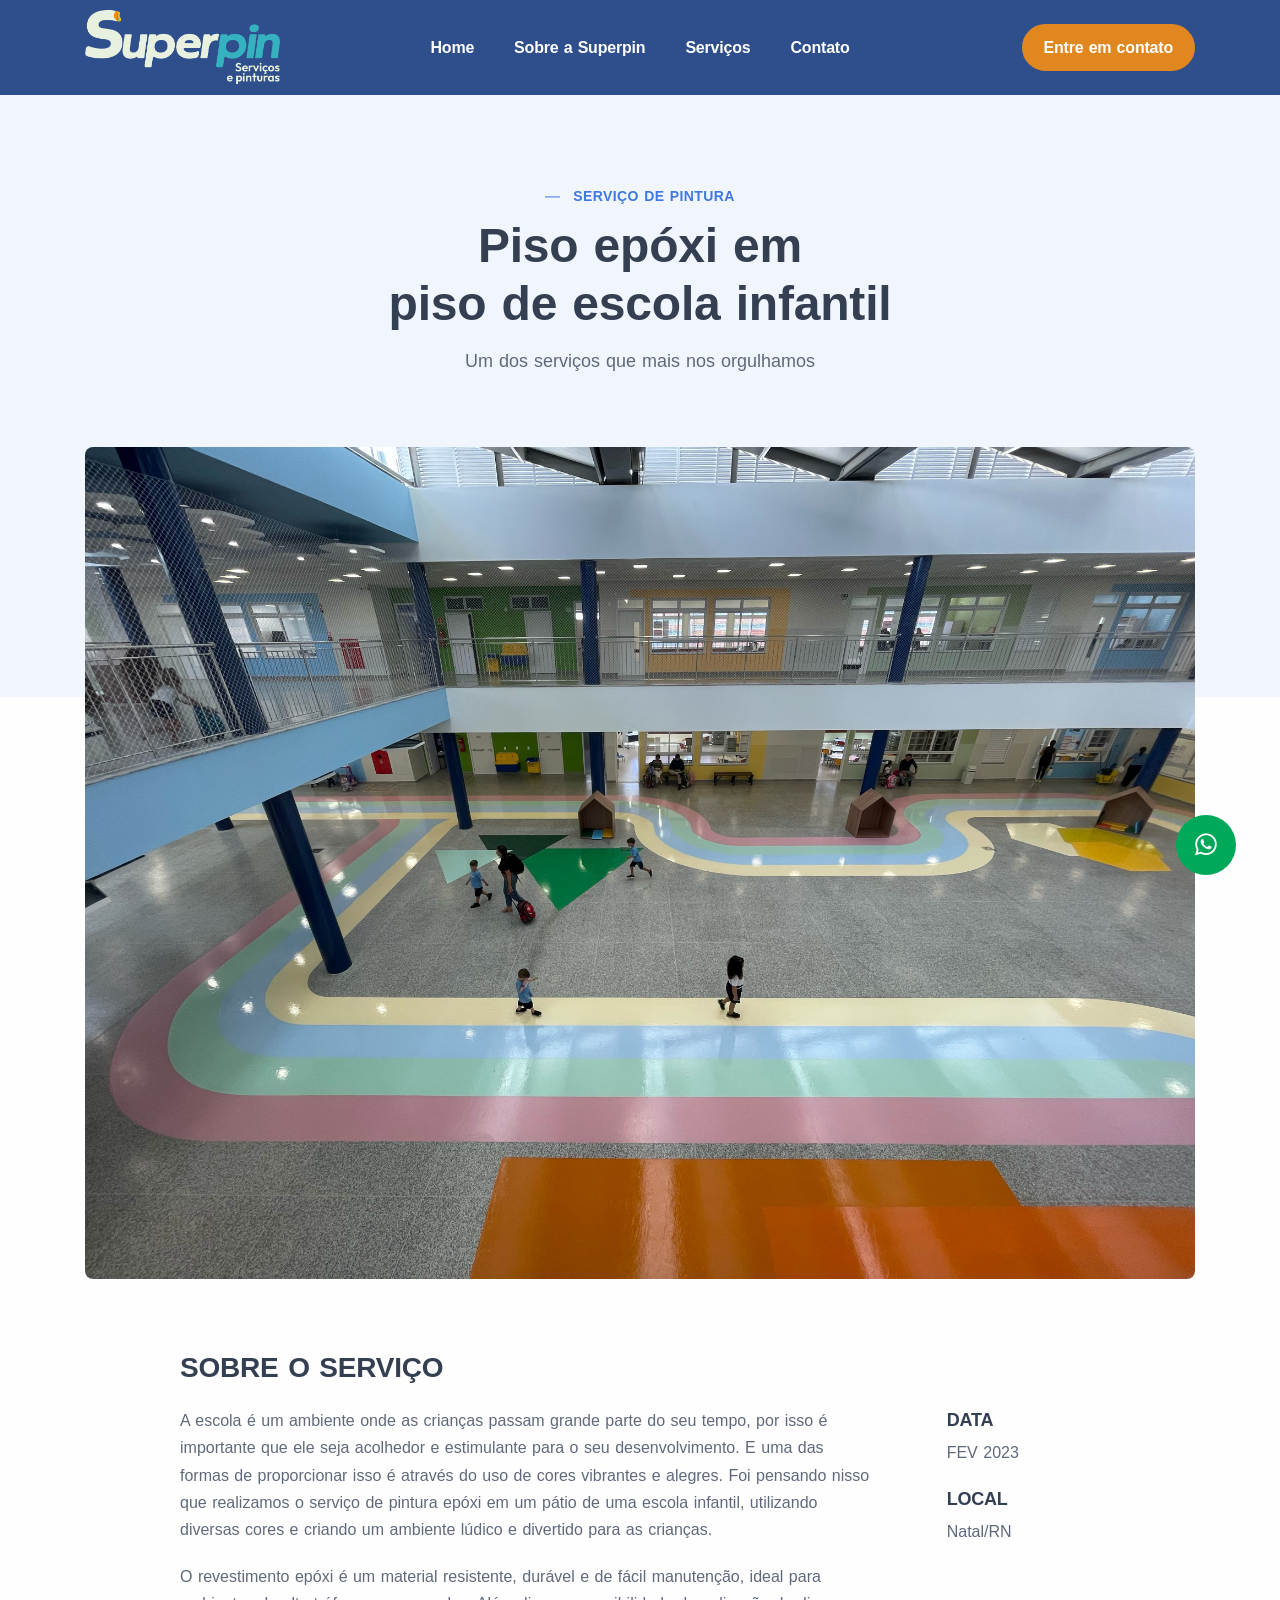
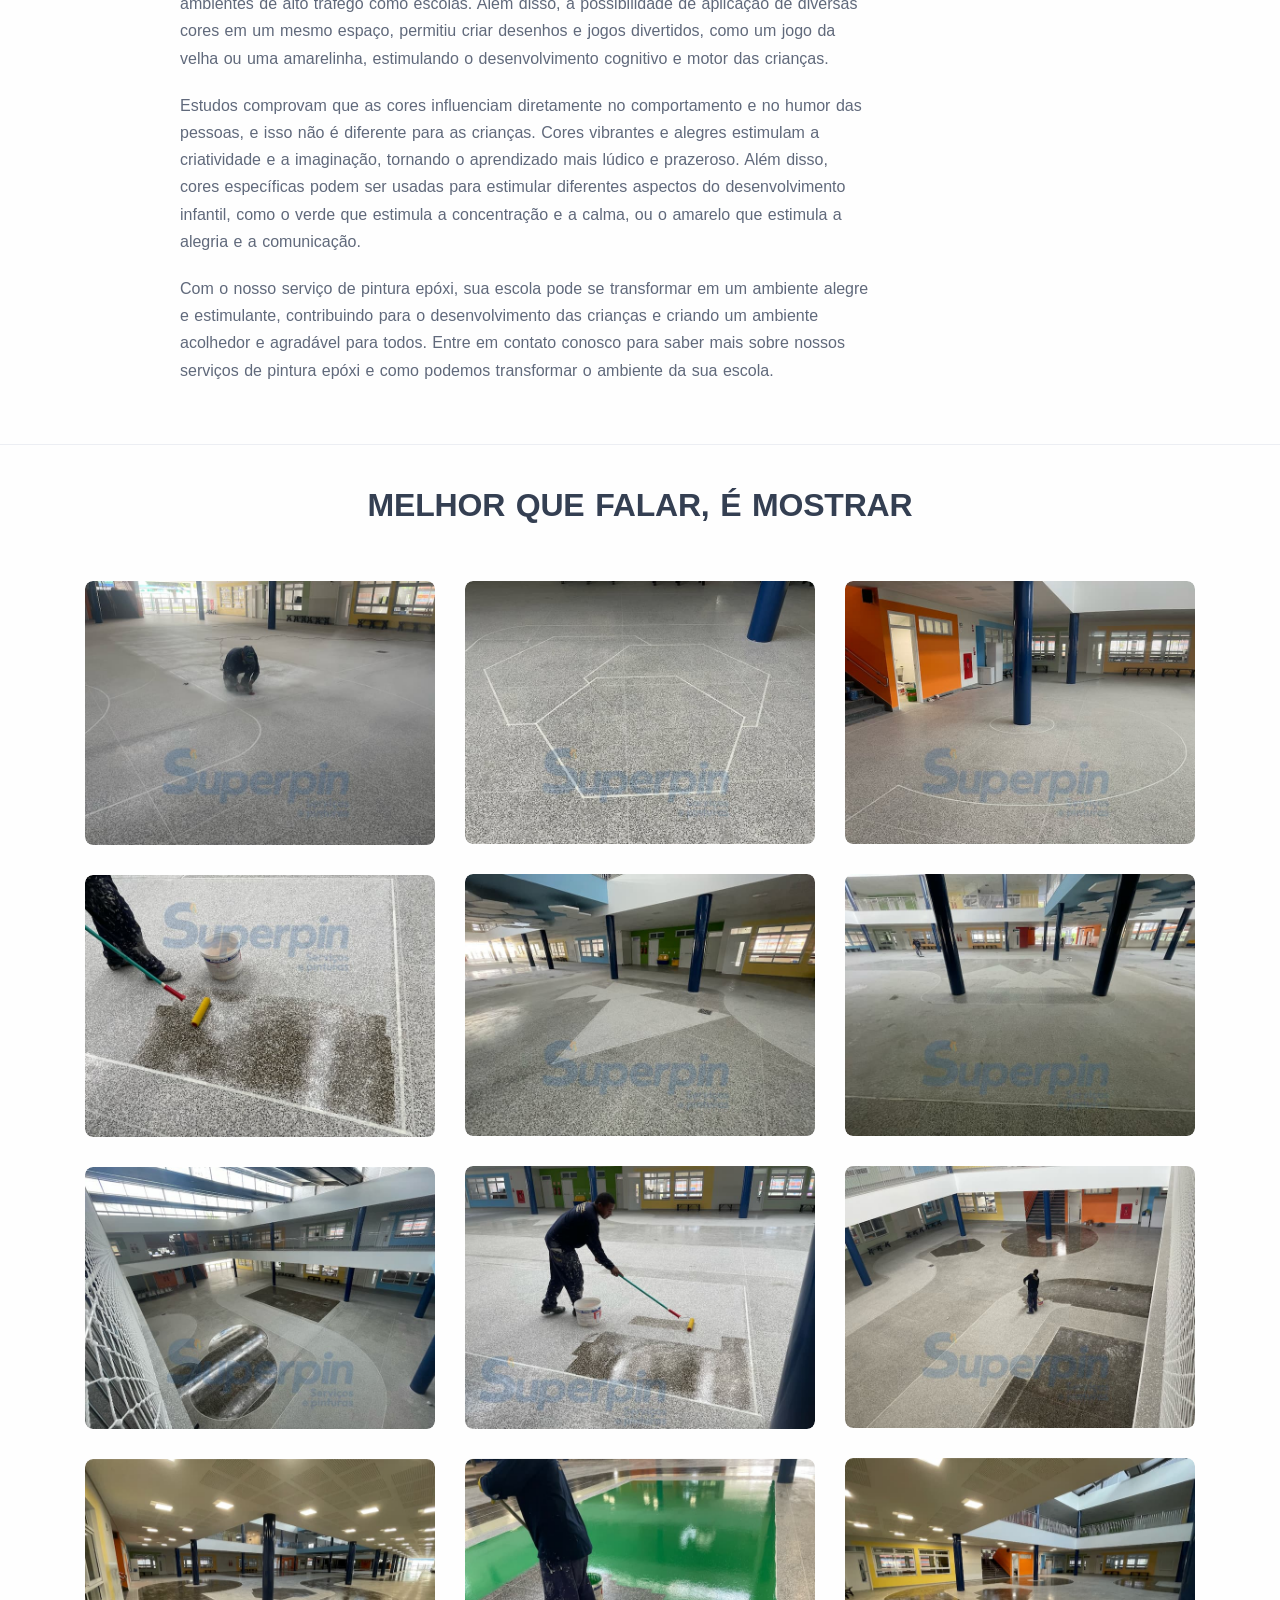
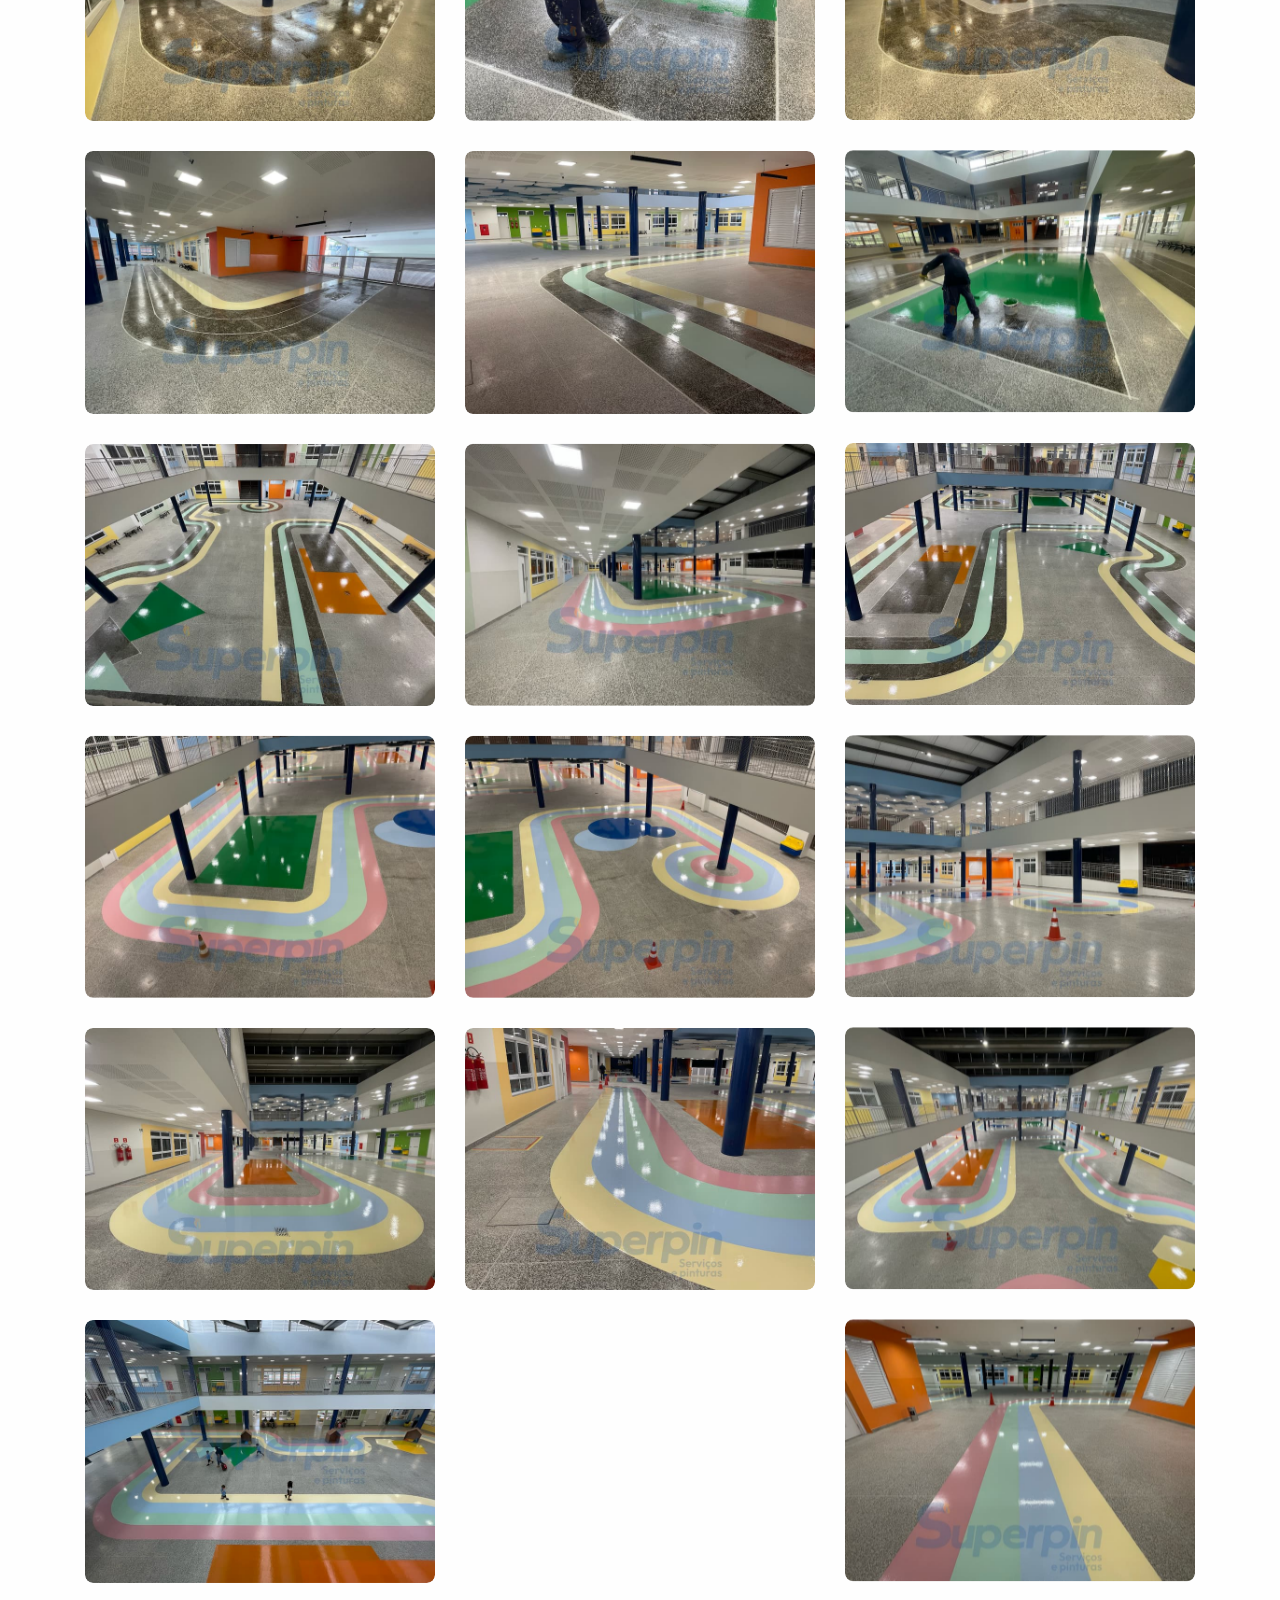
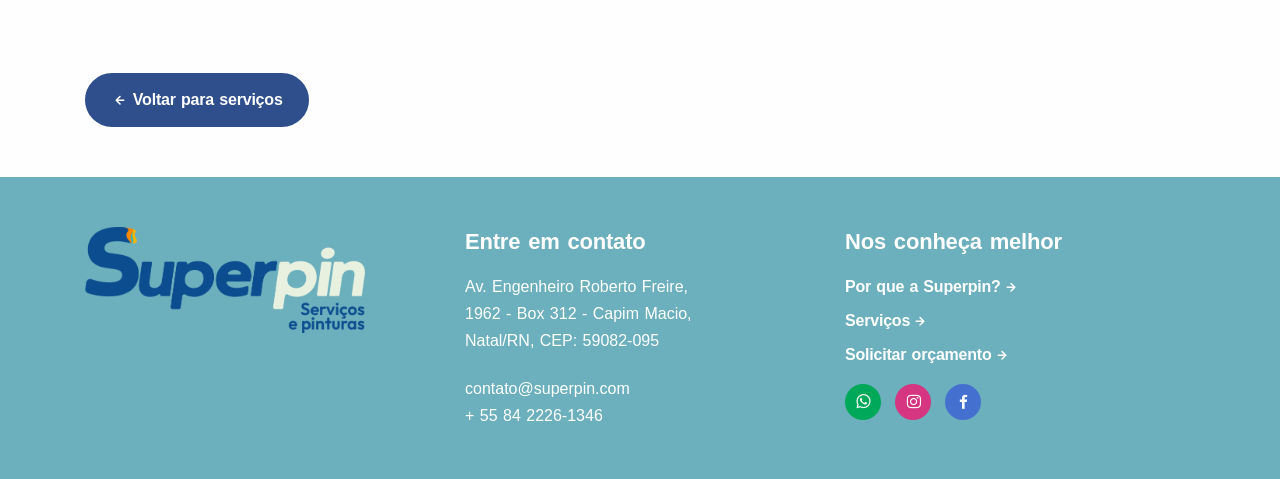
<file: pisoEpoxi.html>
<!DOCTYPE html>
<html lang="pt-br">
  <head>
    <meta charset="utf-8" />
    <meta name="viewport" content="width=device-width, initial-scale=1.0" />
    <meta
      name="description"
      content="Empresa prestadora de serviços de pintura, limpeza, impermeabilização e demais serviços para construção de Natal/RN"
    />
    <meta
      name="keywords"
      content="empresa de pintura Natal, pintor, serviço de pintura, pintura de parede, pintura airless, empresa de prestação de serviços de pintura, pintura de quadra poliesportiva, empresa de limpeza, serviço de limpeza, preço limpeza, lavagem, lavagem de fachada, impermeabilização, impermeabilização de laje, manta asfáltica, manutenção de fachada, substituição de junta de dilatação"
    />
    <meta name="author" content="Superpin" />
    <title>Superpin - Serviços e Pinturas</title>
    <link rel="shortcut icon" href="./assets/img/favicon.png" />
    <link rel="stylesheet" href="./assets/css/plugins.css" />
    <link rel="stylesheet" href="./assets/css/style.css" />
    <link
      rel="stylesheet"
      href="https://fonts.googleapis.com/css?family=Montserrat>"
    />
    <style>
      * {
        font-family: "Montserrat", sans-serif;
      }
    </style>
    <!-- Global site tag (gtag.js) - Google Analytics -->
    <script
      async
      src="https://www.googletagmanager.com/gtag/js?id=G-2SSFP15J9F"
    ></script>
    <script>
      window.dataLayer = window.dataLayer || [];
      function gtag() {
        dataLayer.push(arguments);
      }
      gtag("js", new Date());
      gtag("config", "G-2SSFP15J9F");
    </script>
    <!-- /Global site tag (gtag.js) - Google Analytics -->
    <!-- <open graph> -->
    <meta property="og:url" content="http://www.superpin.com.br" />
    <meta property="og:type" content="website" />
    <meta property="og:title" content="Superpin Serviços e Pinturas" />
    <meta property="og:description" content="Serviços para construção civil." />
    <meta
      property="og:image"
      content="//www.superpin.com.br/assets/img/logoSuperpinOpenGraph.jpg"
    />
    <!-- </open graph> -->
  </head>

  <body>
    <div class="content-wrapper">
      <header class="wrapper bg-soft-primary">
        <nav
          class="navbar navbar-expand-lg center-nav navbar-dark navbar-bg-dark"
        >
          <div class="container flex-lg-row flex-nowrap align-items-center">
            <div class="navbar-brand w-100">
              <a href="./index.html">
                <img
                  src="./assets/img/Logo 2.png"
                  srcset="./assets/img/Logo 2.png"
                  alt="logo Superpin"
                  height="60%"
                  width="60%"
                />
              </a>
            </div>
            <div
              class="navbar-collapse offcanvas offcanvas-nav offcanvas-start"
            >
              <div class="offcanvas-header d-lg-none">
                <a href="./index.html"
                  ><img src="./assets/img/Logo 2.png" srcset="./assets/img/Logo
                  2.png" alt="logo Superpin" height="60%" width="60%"
                </a>
                <button
                  type="button"
                  class="btn-close btn-close-white"
                  data-bs-dismiss="offcanvas"
                  aria-label="Close"
                ></button>
              </div>
              <div class="offcanvas-body ms-lg-auto d-flex flex-column h-100">
                <ul class="navbar-nav">
                  <li class="nav-item">
                    <a class="nav-link" href="./index.html">Home</a>
                  </li>

                  <li class="nav-item">
                    <a class="nav-link" href="./about.html">Sobre a Superpin</a>
                  </li>
                  <!-- <li class="nav-item dropdown">
                    <a
                      class="nav-link dropdown-toggle"
                      href="#about"
                      data-bs-toggle="dropdown"
                      >Serviços</a
                    >
                    <ul class="dropdown-menu">
                      <li class="nav-item">
                        <a class="dropdown-item" href="#">Pintura</a>
                      </li>
                      <li class="nav-item">
                        <a class="dropdown-item" href="#">Limpeza</a>
                      </li>
                      <li class="nav-item">
                        <a class="dropdown-item" href="#">Impermeablização</a>
                      </li>
                      <li class="nav-item">
                        <a class="dropdown-item" href="#">Fachada</a>
                      </li>
                    </ul>
                  </li> -->
                  <li class="nav-item">
                    <a class="nav-link" href="./portfolio.html">Serviços</a>
                  </li>
                  <li class="nav-item">
                    <a class="nav-link" href="#footer">Contato</a>
                  </li>
                </ul>
                <!-- /.navbar-nav -->
                <div class="d-lg-none mt-auto pt-6 pb-6 order-4">
                  <a href="mailto:contato@superpin.com.br" class="link-inverse"
                    >contato@superpin.com.br</a
                  >
                  <br />
                  +55 84 2226-1346 <br />
                  <nav class="nav social social-white mt-4">
                    <a
                      href="http://api.whatsapp.com/send/?phone=558422261346"
                      target="_blank"
                      ><i class="uil uil-whatsapp"></i
                    ></a>
                    <a href="http://facebook.com/SuperpinBR" target="_blank"
                      ><i class="uil uil-facebook-f"></i
                    ></a>
                    <a href="http://instagram.com/SuperpinBR" target="_blank"
                      ><i class="uil uil-instagram"></i
                    ></a>
                  </nav>
                  <!-- /.social -->
                </div>
                <!-- /offcanvas-nav-other -->
              </div>
              <!-- /.offcanvas-body -->
            </div>
            <!-- /.navbar-collapse -->
            <div class="navbar-other w-100 d-flex ms-auto">
              <ul class="navbar-nav flex-row align-items-center ms-auto">
                <li class="nav-item d-none d-md-block">
                  <a
                    href="http://api.whatsapp.com/send/?phone=558422261346"
                    target="_blank"
                    class="btn btn-sm btn-primary rounded-pill"
                    >Entre em contato</a
                  >
                </li>
                <li class="nav-item d-lg-none">
                  <button class="hamburger offcanvas-nav-btn">
                    <span></span>
                  </button>
                </li>
              </ul>
              <!-- /.navbar-nav -->
            </div>
            <!-- /.navbar-other -->
          </div>
          <!-- /.container -->
        </nav>
        <!-- /.navbar -->
        <div
          class="offcanvas offcanvas-end text-inverse"
          id="offcanvas-info"
          data-bs-scroll="true"
        >
          <div class="offcanvas-header">
            <h3 class="text-white fs-30 mb-0">Superpin</h3>
            <button
              type="button"
              class="btn-close btn-close-white"
              data-bs-dismiss="offcanvas"
              aria-label="Close"
            ></button>
          </div>
          <div class="offcanvas-body pb-6">
            <div class="widget mb-8">
              <p>Superpin serviços para construção</p>
            </div>
            <!-- /.widget -->
            <div class="widget mb-8">
              <h4 class="widget-title text-white mb-3">Contato</h4>
              <address>
                Av. Engenheiro Roberto Freire, 1962 - Box 312 <br />
                Capim Macio, Natal/RN, CEP: 59082-095
              </address>
              <a href="mailto:contato@superpin.com.br"
                >contato@superpin.com.br</a
              ><br />
              +55 (84) 2226-1346
            </div>
            /.widget -->
            <!-- <div class="widget mb-8">
              <h4 class="widget-title text-white mb-3">Learn More</h4>
              <ul class="list-unstyled">
                <li><a href="#">Our Story</a></li>
                <li><a href="#">Terms of Use</a></li>
                <li><a href="#">Privacy Policy</a></li>
                <li><a href="#">Contact Us</a></li>
              </ul>
            </div> -->
            <!-- /.widget -->
            <!-- <div class="widget">
              <h4 class="widget-title text-white mb-3">Follow Us</h4>
              <nav class="nav social social-white">
                <a href="#"><i class="uil uil-twitter"></i></a>
                <a href="#"><i class="uil uil-facebook-f"></i></a>
                <a href="#"><i class="uil uil-dribbble"></i></a>
                <a href="#"><i class="uil uil-instagram"></i></a>
                <a href="#"><i class="uil uil-youtube"></i></a>
              </nav>
              <!-- /.social -->
          </div>
          -->
          <!-- /.widget
          </div>
          <!-- /.offcanvas-body -->
        </div>
        <!-- /.offcanvas -->
        <div
          class="offcanvas offcanvas-top bg-light"
          id="offcanvas-search"
          data-bs-scroll="true"
        >
          <div class="container d-flex flex-row py-6">
            <form class="search-form w-100">
              <input
                id="search-form"
                type="text"
                class="form-control"
                placeholder="Type keyword and hit enter"
              />
            </form>
            <!-- /.search-form -->
            <button
              type="button"
              class="btn-close"
              data-bs-dismiss="offcanvas"
              aria-label="Close"
            ></button>
          </div>
          <!-- /.container -->
        </div>
        <!-- /.offcanvas -->
      </header>
      <!-- /header -->
      <section class="wrapper bg-soft-primary">
        <div class="container pt-10 pb-19 pt-md-14 pb-md-22 text-center">
          <div class="row">
            <div class="col-md-10 col-lg-8 col-xl-7 mx-auto">
              <div class="post-header">
                <div class="post-category text-line">
                  <a href="#" class="hover" rel="category"
                    >SERVIÇO DE PINTURA</a
                  >
                </div>
                <!-- /.post-category -->
                <h1 class="display-1 mb-3">
                  Piso epóxi em<br />
                  piso de escola infantil
                </h1>
                <p class="lead px-md-12 px-lg-12 px-xl-15 px-xxl-18">
                  Um dos serviços que mais nos orgulhamos
                </p>
              </div>
              <!-- /.post-header -->
            </div>
            <!-- /column -->
          </div>
          <!-- /.row -->
        </div>
        <!-- /.container -->
      </section>
      <!-- /section -->
      <section class="wrapper bg-light wrapper-border">
        <div class="container pb-14 pb-md-8">
          <div class="row">
            <div class="col-12">
              <article class="mt-n21">
                <figure class="rounded mb-8 mb-md-12">
                  <img
                    src="./assets/img/pisoEpoxi.jpg"
                    alt="Foto de capa do serviço"
                  />
                </figure>
                <div class="row">
                  <div class="col-lg-10 offset-lg-1">
                    <h2 class="display-6 mb-4">SOBRE O SERVIÇO</h2>
                    <div class="row gx-0">
                      <div class="col-md-9 text-justify">
                        <p>
                          A escola é um ambiente onde as crianças passam grande
                          parte do seu tempo, por isso é importante que ele seja
                          acolhedor e estimulante para o seu desenvolvimento. E
                          uma das formas de proporcionar isso é através do uso
                          de cores vibrantes e alegres. Foi pensando nisso que
                          realizamos o serviço de pintura epóxi em um pátio de
                          uma escola infantil, utilizando diversas cores e
                          criando um ambiente lúdico e divertido para as
                          crianças.
                        </p>
                        <p>
                          O revestimento epóxi é um material resistente, durável
                          e de fácil manutenção, ideal para ambientes de alto
                          tráfego como escolas. Além disso, a possibilidade de
                          aplicação de diversas cores em um mesmo espaço,
                          permitiu criar desenhos e jogos divertidos, como um
                          jogo da velha ou uma amarelinha, estimulando o
                          desenvolvimento cognitivo e motor das crianças.
                        </p>
                        <p>
                          Estudos comprovam que as cores influenciam diretamente
                          no comportamento e no humor das pessoas, e isso não é
                          diferente para as crianças. Cores vibrantes e alegres
                          estimulam a criatividade e a imaginação, tornando o
                          aprendizado mais lúdico e prazeroso. Além disso, cores
                          específicas podem ser usadas para estimular diferentes
                          aspectos do desenvolvimento infantil, como o verde que
                          estimula a concentração e a calma, ou o amarelo que
                          estimula a alegria e a comunicação.
                        </p>
                        <p>
                          Com o nosso serviço de pintura epóxi, sua escola pode
                          se transformar em um ambiente alegre e estimulante,
                          contribuindo para o desenvolvimento das crianças e
                          criando um ambiente acolhedor e agradável para todos.
                          Entre em contato conosco para saber mais sobre nossos
                          serviços de pintura epóxi e como podemos transformar o
                          ambiente da sua escola.
                        </p>
                      </div>
                      <!--/column -->
                      <div class="col-md-2 ms-auto">
                        <ul class="list-unstyled">
                          <li>
                            <h5 class="mb-1">DATA</h5>
                            <p>FEV 2023</p>
                          </li>
                          <li>
                            <h5 class="mb-1">LOCAL</h5>
                            <p>Natal/RN</p>
                          </li>
                        </ul>
                      </div>
                      <!--/column -->
                    </div>
                    <!--/.row -->
                  </div>
                  <!-- /column -->
                </div>
                <!--/.row -->
              </article>
              <!-- /.project -->
            </div>
            <!-- /column -->
          </div>
          <!-- /.row -->
        </div>
        <!-- /.container -->
      </section>
      <!-- /section -->
      <section class="wrapper bg-light">
        <div class="container py-14 py-md-8 text-center">
          <div class="row">
            <div class="col-lg-10 col-xl-8 col-xxl-7 mx-auto mb-8">
              <h2 class="display-5 mb-3">MELHOR QUE FALAR, É MOSTRAR</h2>
            </div>
            <!-- /column -->
          </div>
          <!-- /.row -->
          <div class="grid grid-view projects-masonry">
            <div class="row gx-md-6 gy-6 isotope">
              <div class="project item col-md-6 col-xl-4">
                <figure class="overlay overlay-1 rounded">
                  <a
                    href="./assets/img/pisoEpoxi/foto1.jpg"
                    data-glightbox
                    data-gallery="shots-group"
                  >
                    <img
                      src="./assets/img/pisoEpoxi/foto1.jpg"
                      alt="foto do serviço"
                  /></a>
                </figure>
              </div>
              <!-- /.project -->
              <div class="project item col-md-6 col-xl-4">
                <figure class="overlay overlay-1 rounded">
                  <a
                    href="./assets/img/pisoEpoxi/foto2.jpg"
                    data-glightbox
                    data-gallery="shots-group"
                  >
                    <img
                      src="./assets/img/pisoEpoxi/foto2.jpg"
                      alt="foto do serviço"
                  /></a>
                </figure>
              </div>
              <!-- /.project -->
              <div class="project item col-md-6 col-xl-4">
                <figure class="overlay overlay-1 rounded">
                  <a
                    href="./assets/img/pisoEpoxi/foto3.jpg"
                    data-glightbox
                    data-gallery="shots-group"
                  >
                    <img
                      src="./assets/img/pisoEpoxi/foto3.jpg"
                      alt="foto do serviço"
                  /></a>
                </figure>
              </div>
              <!-- /.project -->
              <div class="project item col-md-6 col-xl-4">
                <figure class="overlay overlay-1 rounded">
                  <a
                    href="./assets/img/pisoEpoxi/foto4.jpg"
                    data-glightbox
                    data-gallery="shots-group"
                  >
                    <img
                      src="./assets/img/pisoEpoxi/foto4.jpg"
                      alt="foto do serviço"
                  /></a>
                </figure>
              </div>
              <!-- /.project -->
              <div class="project item col-md-6 col-xl-4">
                <figure class="overlay overlay-1 rounded">
                  <a
                    href="./assets/img/pisoEpoxi/foto5.jpg"
                    data-glightbox
                    data-gallery="shots-group"
                  >
                    <img
                      src="./assets/img/pisoEpoxi/foto5.jpg"
                      alt="foto do serviço"
                  /></a>
                </figure>
              </div>
              <!-- /.project -->
              <div class="project item col-md-6 col-xl-4">
                <figure class="overlay overlay-1 rounded">
                  <a
                    href="./assets/img/pisoEpoxi/foto6.jpg"
                    data-glightbox
                    data-gallery="shots-group"
                  >
                    <img
                      src="./assets/img/pisoEpoxi/foto6.jpg"
                      alt="foto do serviço"
                  /></a>
                </figure>
              </div>
              <!-- /.project -->
              <div class="project item col-md-6 col-xl-4">
                <figure class="overlay overlay-1 rounded">
                  <a
                    href="./assets/img/pisoEpoxi/foto7.jpg"
                    data-glightbox
                    data-gallery="shots-group"
                  >
                    <img
                      src="./assets/img/pisoEpoxi/foto7.jpg"
                      alt="foto do serviço"
                  /></a>
                </figure>
              </div>
              <!-- /.project -->
              <div class="project item col-md-6 col-xl-4">
                <figure class="overlay overlay-1 rounded">
                  <a
                    href="./assets/img/pisoEpoxi/foto8.jpg"
                    data-glightbox
                    data-gallery="shots-group"
                  >
                    <img
                      src="./assets/img/pisoEpoxi/foto8.jpg"
                      alt="foto do serviço"
                  /></a>
                </figure>
              </div>
              <!-- /.project -->
              <div class="project item col-md-6 col-xl-4">
                <figure class="overlay overlay-1 rounded">
                  <a
                    href="./assets/img/pisoEpoxi/foto9.jpg"
                    data-glightbox
                    data-gallery="shots-group"
                  >
                    <img
                      src="./assets/img/pisoEpoxi/foto9.jpg"
                      alt="foto do serviço"
                  /></a>
                </figure>
              </div>
              <!-- /.project -->
              <div class="project item col-md-6 col-xl-4">
                <figure class="overlay overlay-1 rounded">
                  <a
                    href="./assets/img/pisoEpoxi/foto10.jpg"
                    data-glightbox
                    data-gallery="shots-group"
                  >
                    <img
                      src="./assets/img/pisoEpoxi/foto10.jpg"
                      alt="foto do serviço"
                  /></a>
                </figure>
              </div>
              <!-- /.project -->
              <div class="project item col-md-6 col-xl-4">
                <figure class="overlay overlay-1 rounded">
                  <a
                    href="./assets/img/pisoEpoxi/foto11.jpg"
                    data-glightbox
                    data-gallery="shots-group"
                  >
                    <img
                      src="./assets/img/pisoEpoxi/foto11.jpg"
                      alt="foto do serviço"
                  /></a>
                </figure>
              </div>
              <!-- /.project -->
              <div class="project item col-md-6 col-xl-4">
                <figure class="overlay overlay-1 rounded">
                  <a
                    href="./assets/img/pisoEpoxi/foto12.jpg"
                    data-glightbox
                    data-gallery="shots-group"
                  >
                    <img
                      src="./assets/img/pisoEpoxi/foto12.jpg"
                      alt="foto do serviço"
                  /></a>
                </figure>
              </div>
              <!-- /.project -->
              <div class="project item col-md-6 col-xl-4">
                <figure class="overlay overlay-1 rounded">
                  <a
                    href="./assets/img/pisoEpoxi/foto13.jpg"
                    data-glightbox
                    data-gallery="shots-group"
                  >
                    <img
                      src="./assets/img/pisoEpoxi/foto13.jpg"
                      alt="foto do serviço"
                  /></a>
                </figure>
              </div>
              <!-- /.project -->
              <div class="project item col-md-6 col-xl-4">
                <figure class="overlay overlay-1 rounded">
                  <a
                    href="./assets/img/pisoEpoxi/foto14.jpg"
                    data-glightbox
                    data-gallery="shots-group"
                  >
                    <img
                      src="./assets/img/pisoEpoxi/foto14.jpg"
                      alt="foto do serviço"
                  /></a>
                </figure>
              </div>
              <!-- /.project -->
              <div class="project item col-md-6 col-xl-4">
                <figure class="overlay overlay-1 rounded">
                  <a
                    href="./assets/img/pisoEpoxi/foto15.jpg"
                    data-glightbox
                    data-gallery="shots-group"
                  >
                    <img
                      src="./assets/img/pisoEpoxi/foto15.jpg"
                      alt="foto do serviço"
                  /></a>
                </figure>
              </div>
              <!-- /.project -->
              <div class="project item col-md-6 col-xl-4">
                <figure class="overlay overlay-1 rounded">
                  <a
                    href="./assets/img/pisoEpoxi/foto16.jpg"
                    data-glightbox
                    data-gallery="shots-group"
                  >
                    <img
                      src="./assets/img/pisoEpoxi/foto16.jpg"
                      alt="foto do serviço"
                  /></a>
                </figure>
              </div>
              <!-- /.project -->
              <div class="project item col-md-6 col-xl-4">
                <figure class="overlay overlay-1 rounded">
                  <a
                    href="./assets/img/pisoEpoxi/foto17.jpg"
                    data-glightbox
                    data-gallery="shots-group"
                  >
                    <img
                      src="./assets/img/pisoEpoxi/foto17.jpg"
                      alt="foto do serviço"
                  /></a>
                </figure>
              </div>
              <!-- /.project -->
              <div class="project item col-md-6 col-xl-4">
                <figure class="overlay overlay-1 rounded">
                  <a
                    href="./assets/img/pisoEpoxi/foto18.jpg"
                    data-glightbox
                    data-gallery="shots-group"
                  >
                    <img
                      src="./assets/img/pisoEpoxi/foto18.jpg"
                      alt="foto do serviço"
                  /></a>
                </figure>
              </div>
              <!-- /.project -->
              <div class="project item col-md-6 col-xl-4">
                <figure class="overlay overlay-1 rounded">
                  <a
                    href="./assets/img/pisoEpoxi/foto19.jpg"
                    data-glightbox
                    data-gallery="shots-group"
                  >
                    <img
                      src="./assets/img/pisoEpoxi/foto19.jpg"
                      alt="foto do serviço"
                  /></a>
                </figure>
              </div>

              <!-- /.project -->
              <div class="project item col-md-6 col-xl-4">
                <figure class="overlay overlay-1 rounded">
                  <a
                    href="./assets/img/pisoEpoxi/foto20.jpg"
                    data-glightbox
                    data-gallery="shots-group"
                  >
                    <img
                      src="./assets/img/pisoEpoxi/foto20.jpg"
                      alt="foto do serviço"
                  /></a>
                </figure>
              </div>
              <!-- /.project -->
              <div class="project item col-md-6 col-xl-4">
                <figure class="overlay overlay-1 rounded">
                  <a
                    href="./assets/img/pisoEpoxi/foto21.jpg"
                    data-glightbox
                    data-gallery="shots-group"
                  >
                    <img
                      src="./assets/img/pisoEpoxi/foto21.jpg"
                      alt="foto do serviço"
                  /></a>
                </figure>
              </div>
              <!-- /.project -->
              <div class="project item col-md-6 col-xl-4">
                <figure class="overlay overlay-1 rounded">
                  <a
                    href="./assets/img/pisoEpoxi/foto22.jpg"
                    data-glightbox
                    data-gallery="shots-group"
                  >
                    <img
                      src="./assets/img/pisoEpoxi/foto22.jpg"
                      alt="foto do serviço"
                  /></a>
                </figure>
              </div>
              <!-- /.project -->
              <div class="project item col-md-6 col-xl-4">
                <figure class="overlay overlay-1 rounded">
                  <a
                    href="./assets/img/pisoEpoxi/foto23.jpg"
                    data-glightbox
                    data-gallery="shots-group"
                  >
                    <img
                      src="./assets/img/pisoEpoxi/foto23.jpg"
                      alt="foto do serviço"
                  /></a>
                </figure>
              </div>
              <!-- /.project -->
              <div class="project item col-md-6 col-xl-4">
                <figure class="overlay overlay-1 rounded">
                  <a
                    href="./assets/img/pisoEpoxi/foto24.jpg"
                    data-glightbox
                    data-gallery="shots-group"
                  >
                    <img
                      src="./assets/img/pisoEpoxi/foto24.jpg"
                      alt="foto do serviço"
                  /></a>
                </figure>
              </div>
              <!-- /.project -->
              <div class="project item col-md-6 col-xl-4">
                <figure class="overlay overlay-1 rounded">
                  <a
                    href="./assets/img/pisoEpoxi/foto25.jpg"
                    data-glightbox
                    data-gallery="shots-group"
                  >
                    <img
                      src="./assets/img/pisoEpoxi/foto25.jpg"
                      alt="foto do serviço"
                  /></a>
                </figure>
              </div>
              <!-- /.project -->
              <div class="project item col-md-6 col-xl-4">
                <figure class="overlay overlay-1 rounded">
                  <a
                    href="./assets/img/pisoEpoxi/foto26.jpg"
                    data-glightbox
                    data-gallery="shots-group"
                  >
                    <img
                      src="./assets/img/pisoEpoxi/foto26.jpg"
                      alt="foto do serviço"
                  /></a>
                </figure>
              </div>
              <!-- /.project -->
            </div>
            <!-- /.row -->
          </div>
          <!-- /.grid -->
        </div>
        <!-- /.container -->
      </section>
      <!-- /section -->

      <section class="wrapper bg-light">
        <div class="container py-10">
          <div class="row gx-md-6 gy-3 gy-md-0">
            <div
              class="col-md-8 align-self-center text-center text-md-start navigation"
            >
              <a
                href="./portfolio.html"
                class="btn btn-secondary rounded-pill btn-icon btn-icon-start mb-0 me-1"
                ><i class="uil uil-arrow-left"></i>Voltar para serviços</a
              >
            </div>
            <!--/column -->
          </div>
          <!--/.row -->
        </div>
        <!-- /.container -->
      </section>
      <!-- /section -->
    </div>
    <!-- /.content-wrapper -->
    <footer id="footer" class="bg-light-superpin">
      <div class="container py-13 py-md-10">
        <div class="row gy-6 gy-lg-0">
          <div class="col-md-4">
            <div class="widget">
              <img
                class="mb-3"
                src="./assets/img/Logo 3.png"
                srcset="./assets/img/Logo 3.png"
                alt="logo Superpin"
                heigth="80%"
                width="80%"
              />
              <!-- <p class="text-white">© 2023 Superpin. <br class="d-none d-lg-block" />Marca registrada.</p> -->
            </div>
            <!-- /.widget -->
          </div>
          <!-- /column -->
          <div class="col-md-4">
            <div class="widget">
              <h3 class="widget-title text-white mb-3">Entre em contato</h3>
              <address class="pe-xl-15 pe-xxl-17 text-white">
                Av. Engenheiro Roberto Freire, 1962 - Box 312 - Capim Macio,
                Natal/RN, CEP: 59082-095
              </address>
              <a class="text-white" href="mailto:contato@superpin.com.br"
                >contato@superpin.com</a
              ><br />
              <a
                href="http://api.whatsapp.com/send/?phone=558422261346"
                class="text-white"
                target="_blank"
                >+ 55 84 2226-1346</a
              >
            </div>
            <!-- /.widget -->
          </div>
          <!-- /column -->
          <div class="col-md-4">
            <div class="widget">
              <h3 class="widget-title text-white mb-3">Nos conheça melhor</h3>
              <ul class="list-unstyled mb-0 text-white">
                <li>
                  <a href="./about.html" class="text-white hover more"
                    >Por que a Superpin?</a
                  >
                </li>
                <li>
                  <a href="./portfolio.html" class="text-white hover more"
                    >Serviços</a
                  >
                </li>
                <li>
                  <a
                    href="http://api.whatsapp.com/send/?phone=558422261346"
                    target="_blank"
                    class="text-white hover more"
                    >Solicitar orçamento</a
                  >
                </li>
              </ul>
            </div>
            <!-- /.widget -->
            <nav class="nav social mt-3">
              <a
                href="http://api.whatsapp.com/send/?phone=558422261346"
                target="_blank"
                class="btn btn-circle btn-sm btn-whatsapp"
                ><i class="uil uil-whatsapp"></i
              ></a>
              <a
                href="http://instagram.com/SuperpinBR"
                target="_blank"
                class="btn btn-circle btn-sm btn-instagram"
                ><i class="uil uil-instagram"></i
              ></a>
              <a
                href="http://facebook.com/SuperpinBR"
                target="_blank"
                class="btn btn-circle btn-sm btn-facebook"
                ><i class="uil uil-facebook-f"></i
              ></a>
            </nav>
            <!-- /.social -->
          </div>
        </div>
        <!--/.row -->
      </div>
      <!-- /.container -->
    </footer>
    <!-- <div class="progress-wrap">
      <svg
        class="progress-circle svg-content"
        width="100%"
        height="100%"
        viewBox="-1 -1 102 102"
      >

      
        <path d="M50,1 a49,49 0 0,1 0,98 a49,49 0 0,1 0,-98" />
      </svg>
    </div> -->
    <nav class="nav social">
      <a
        href="http://api.whatsapp.com/send/?phone=558422261346"
        target="_blank"
        class="btn btn-circle btn-lg btn-whatsapp whatsapp-icon-fixed"
        ><i class="uil uil-whatsapp"></i
      ></a>
    </nav>
    <script src="./assets/js/plugins.js"></script>
    <script src="./assets/js/theme.js"></script>
  </body>
</html>
</file>
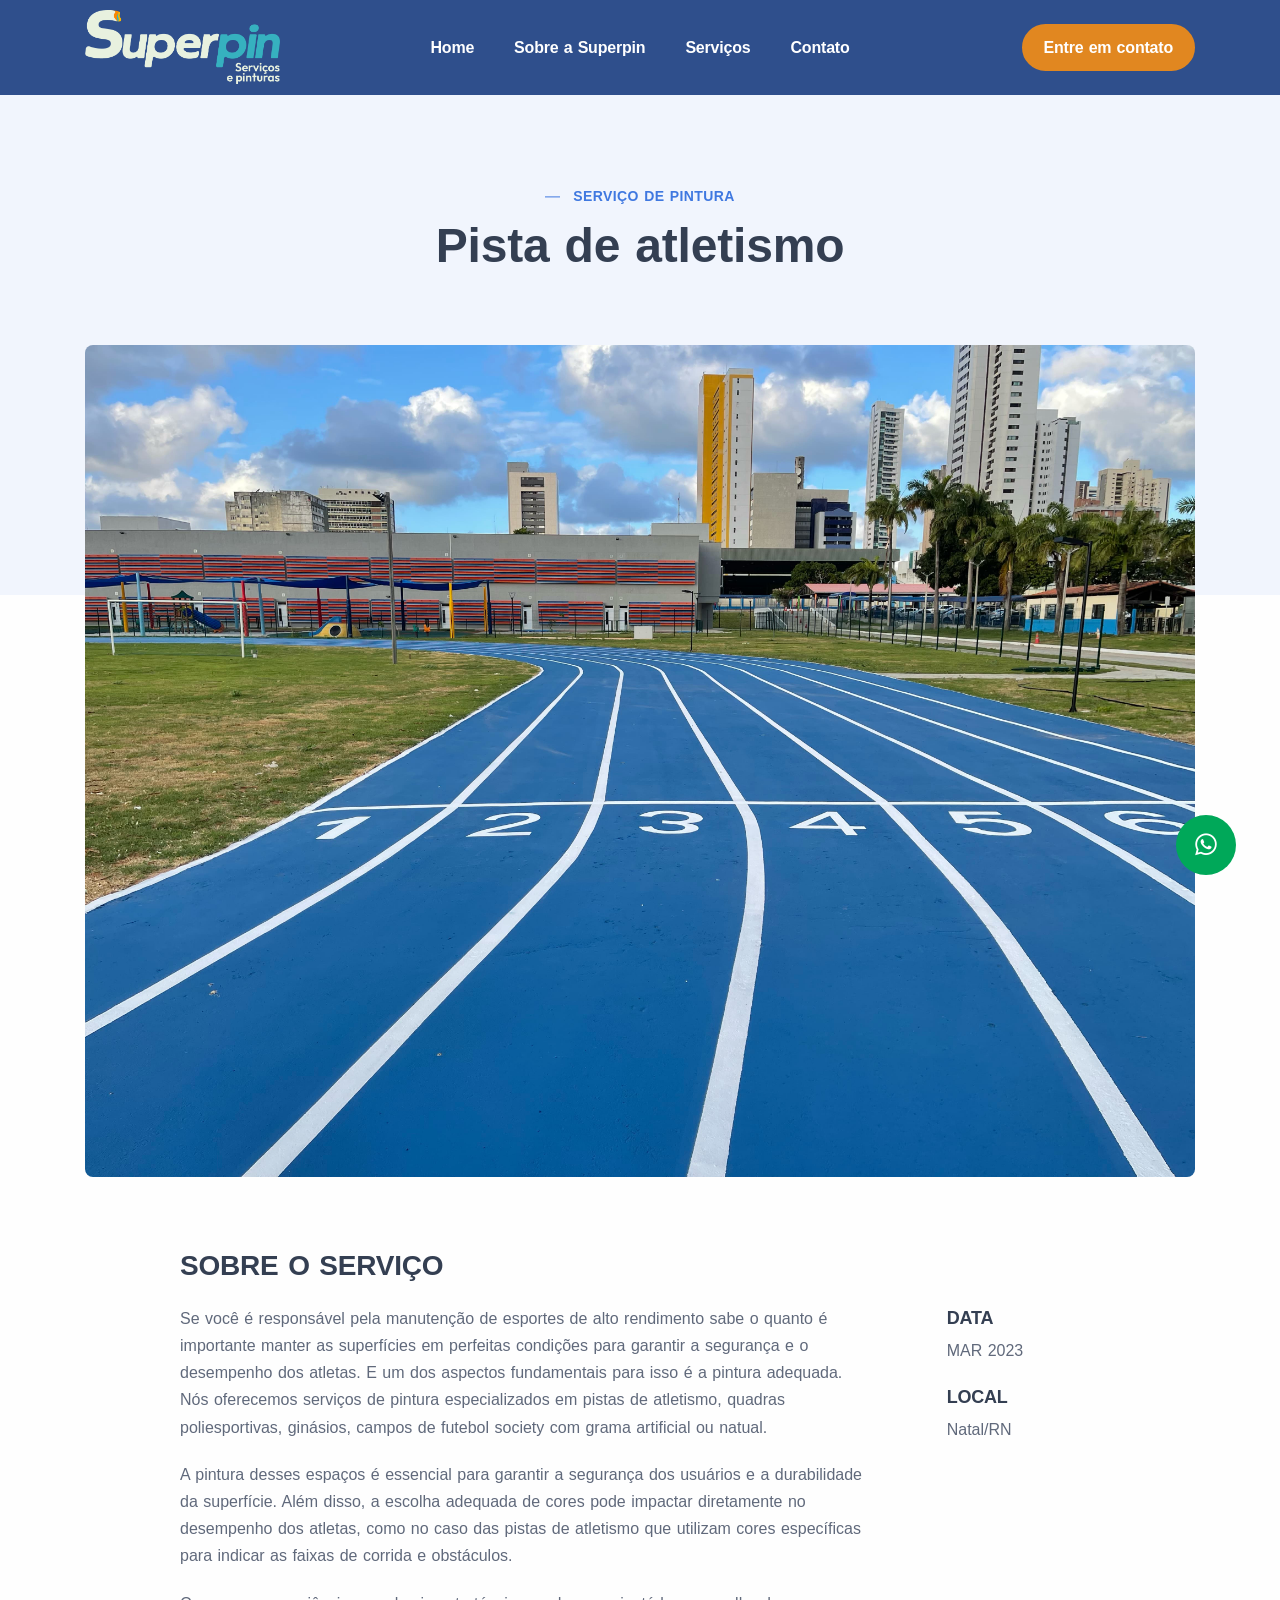
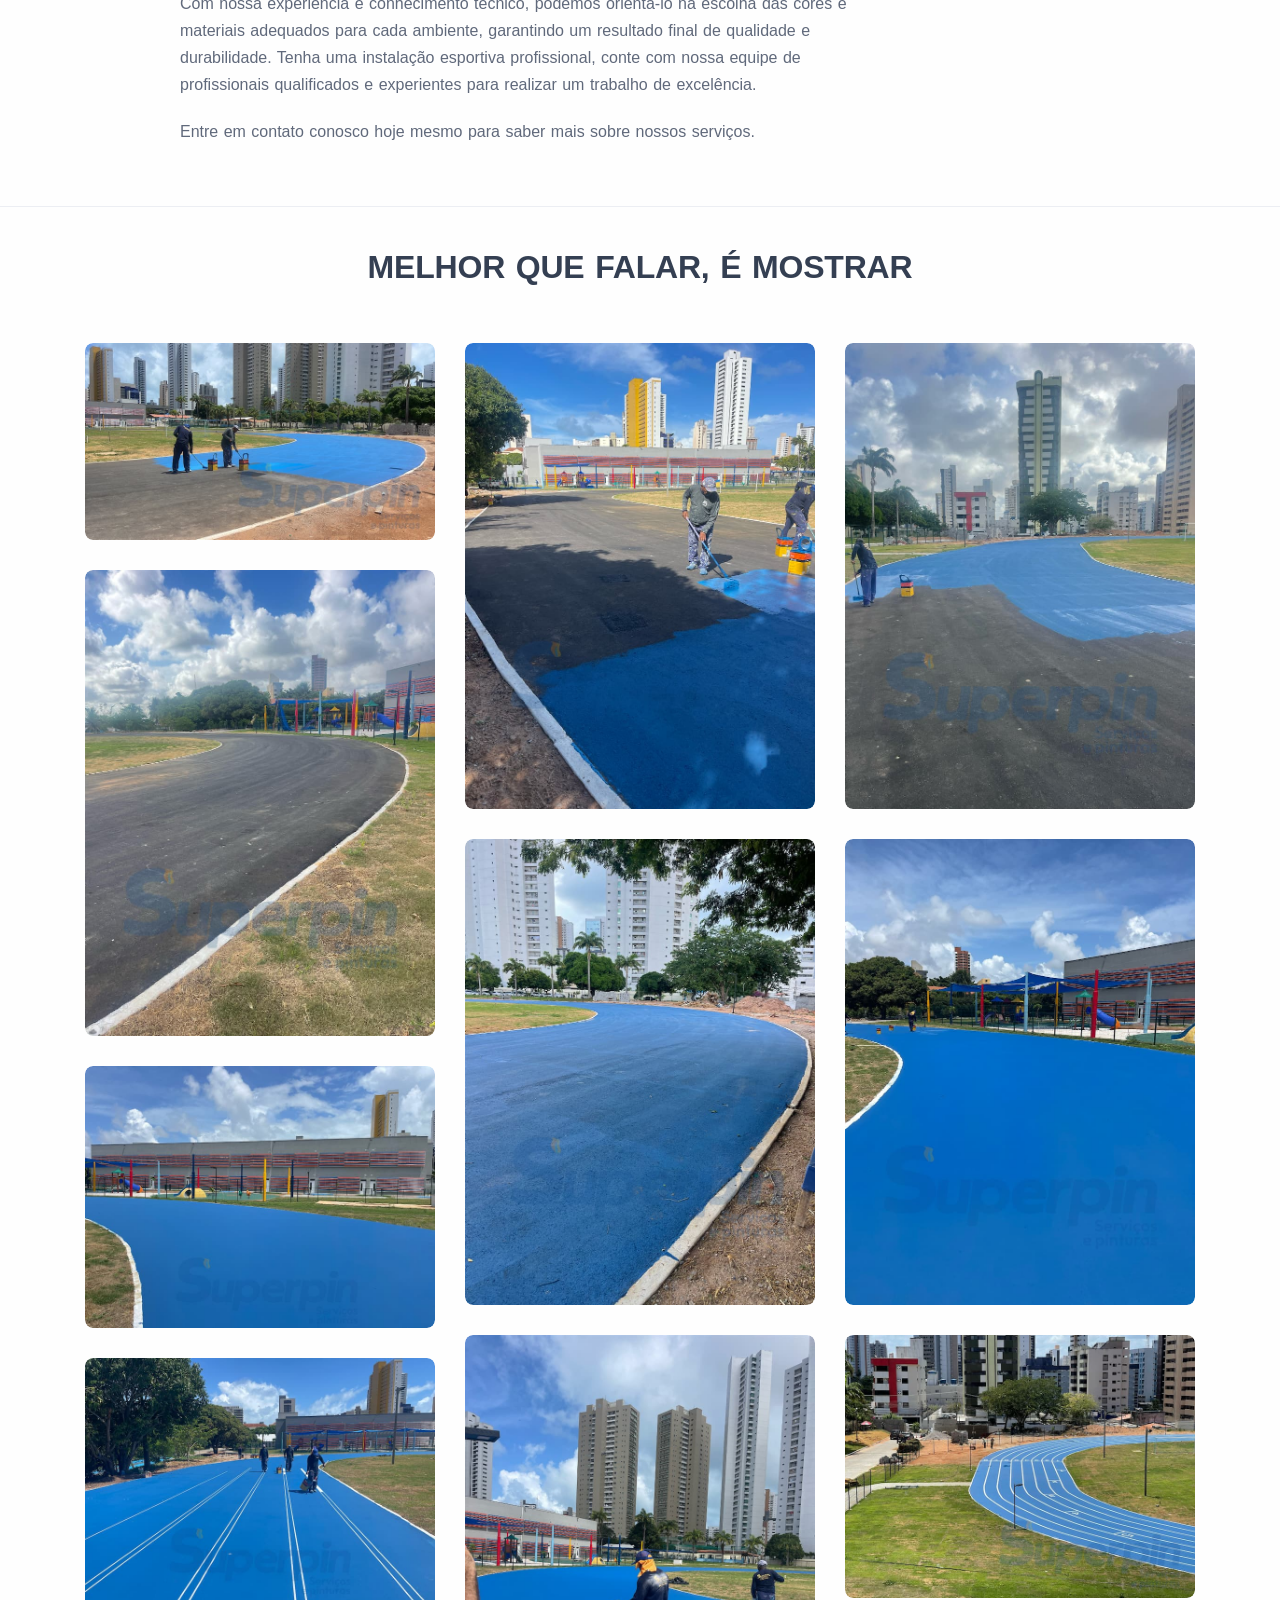
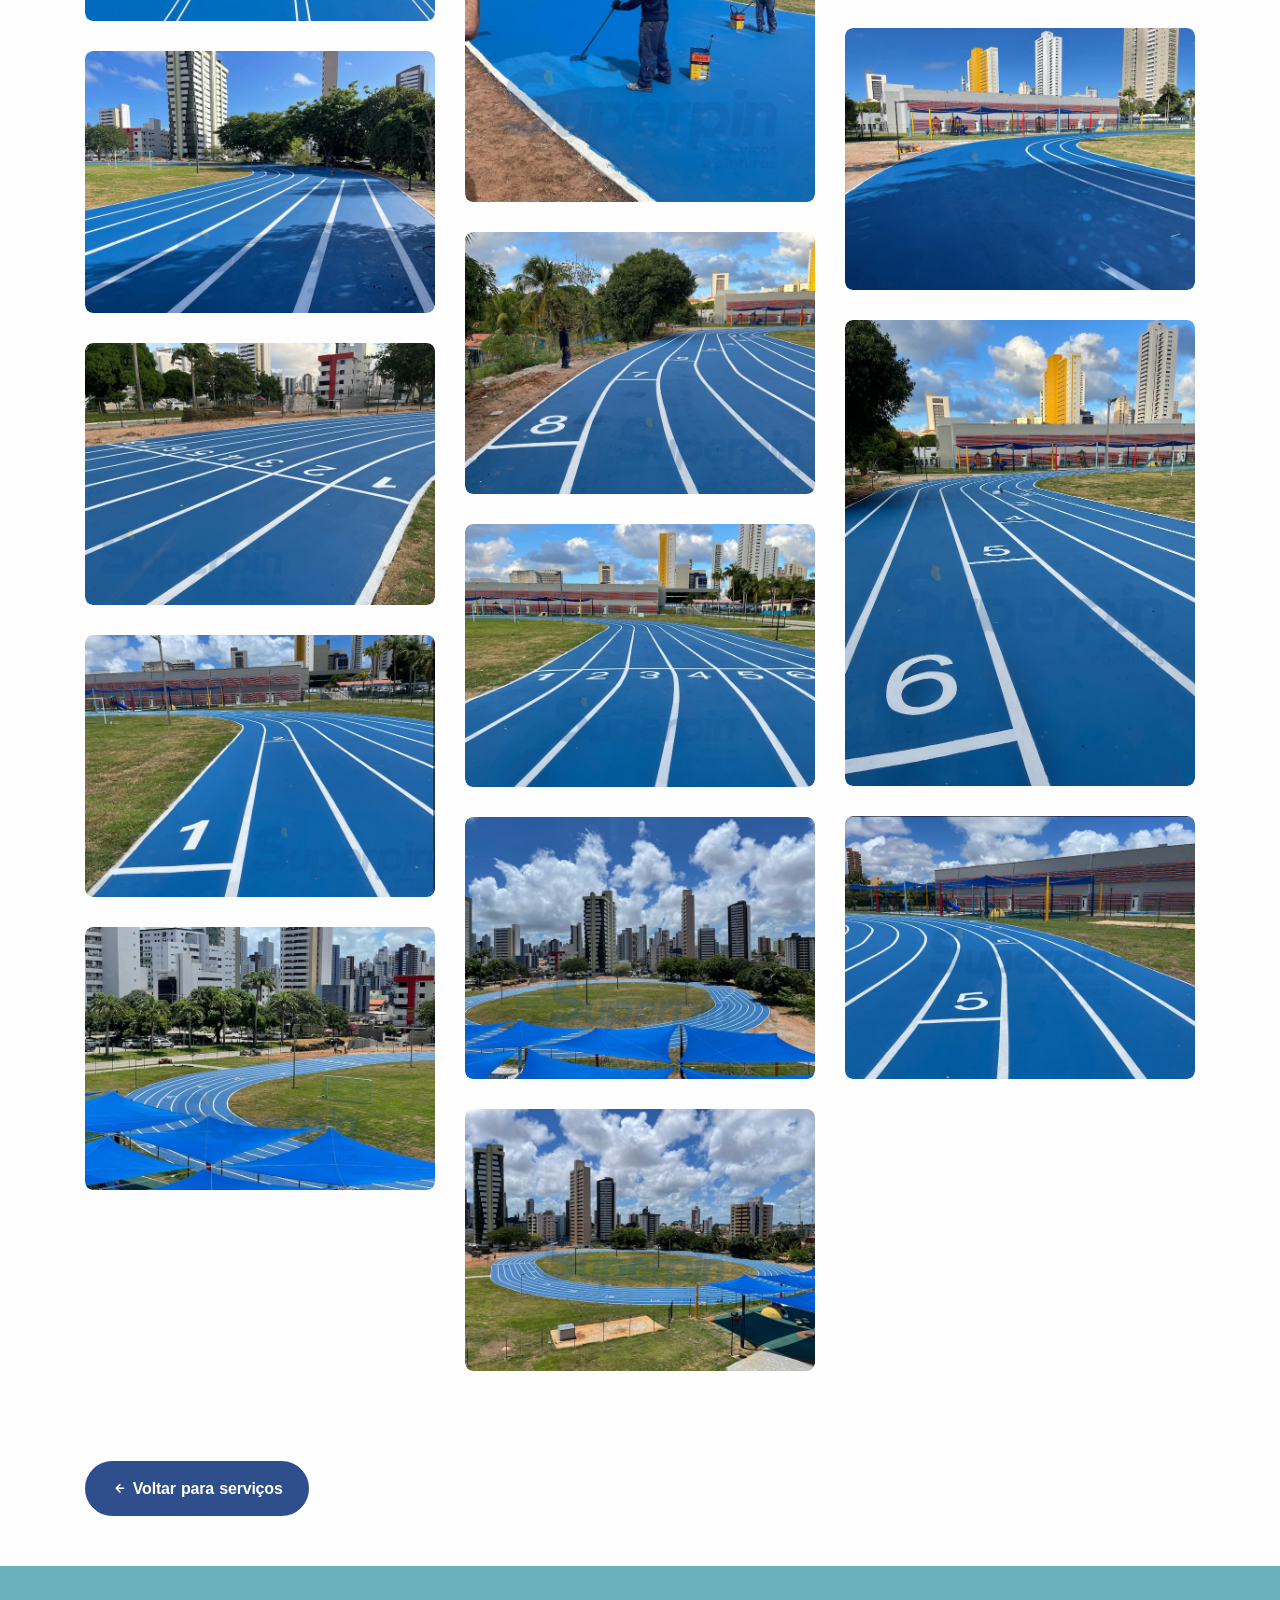
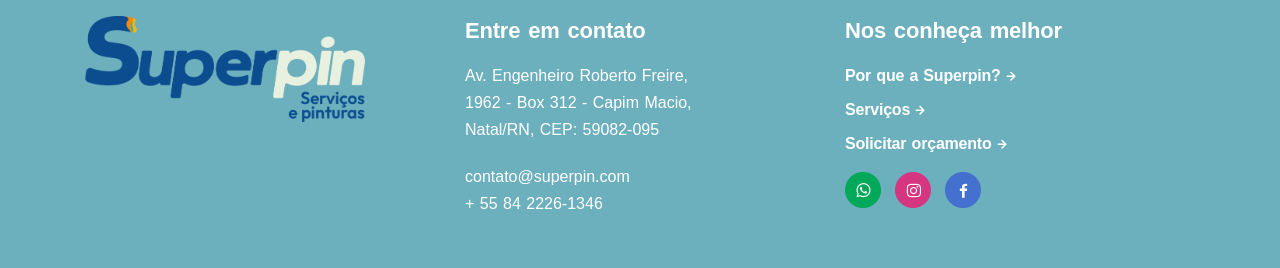
<file: pistaAtletismo.html>
<!DOCTYPE html>
<html lang="pt-br">
  <head>
    <meta charset="utf-8" />
    <meta name="viewport" content="width=device-width, initial-scale=1.0" />
    <meta
      name="description"
      content="Empresa prestadora de serviços de pintura, limpeza, impermeabilização e demais serviços para construção de Natal/RN"
    />
    <meta
      name="keywords"
      content="empresa de pintura Natal, pintor, serviço de pintura, pintura de parede, pintura airless, empresa de prestação de serviços de pintura, pintura de quadra poliesportiva, empresa de limpeza, serviço de limpeza, preço limpeza, lavagem, lavagem de fachada, impermeabilização, impermeabilização de laje, manta asfáltica, manutenção de fachada, substituição de junta de dilatação"
    />
    <meta name="author" content="Superpin" />
    <title>Superpin - Serviços e Pinturas</title>
    <link rel="shortcut icon" href="./assets/img/favicon.png" />
    <link rel="stylesheet" href="./assets/css/plugins.css" />
    <link rel="stylesheet" href="./assets/css/style.css" />
    <link
      rel="stylesheet"
      href="https://fonts.googleapis.com/css?family=Montserrat>"
    />
    <style>
      * {
        font-family: "Montserrat", sans-serif;
      }
    </style>
    <!-- Global site tag (gtag.js) - Google Analytics -->
    <script
      async
      src="https://www.googletagmanager.com/gtag/js?id=G-2SSFP15J9F"
    ></script>
    <script>
      window.dataLayer = window.dataLayer || [];
      function gtag() {
        dataLayer.push(arguments);
      }
      gtag("js", new Date());
      gtag("config", "G-2SSFP15J9F");
    </script>
    <!-- /Global site tag (gtag.js) - Google Analytics -->
    <!-- <open graph> -->
    <meta property="og:url" content="http://www.superpin.com.br" />
    <meta property="og:type" content="website" />
    <meta property="og:title" content="Superpin Serviços e Pinturas" />
    <meta property="og:description" content="Serviços para construção civil." />
    <meta
      property="og:image"
      content="//www.superpin.com.br/assets/img/logoSuperpinOpenGraph.jpg"
    />
    <!-- </open graph> -->
  </head>

  <body>
    <div class="content-wrapper">
      <header class="wrapper bg-soft-primary">
        <nav
          class="navbar navbar-expand-lg center-nav navbar-dark navbar-bg-dark"
        >
          <div class="container flex-lg-row flex-nowrap align-items-center">
            <div class="navbar-brand w-100">
              <a href="./index.html">
                <img
                  src="./assets/img/Logo 2.png"
                  srcset="./assets/img/Logo 2.png"
                  alt="logo Superpin"
                  height="60%"
                  width="60%"
                />
              </a>
            </div>
            <div
              class="navbar-collapse offcanvas offcanvas-nav offcanvas-start"
            >
              <div class="offcanvas-header d-lg-none">
                <a href="./index.html"
                  ><img src="./assets/img/Logo 2.png" srcset="./assets/img/Logo
                  2.png" alt="logo Superpin" height="60%" width="60%"
                </a>
                <button
                  type="button"
                  class="btn-close btn-close-white"
                  data-bs-dismiss="offcanvas"
                  aria-label="Close"
                ></button>
              </div>
              <div class="offcanvas-body ms-lg-auto d-flex flex-column h-100">
                <ul class="navbar-nav">
                  <li class="nav-item">
                    <a class="nav-link" href="./index.html">Home</a>
                  </li>

                  <li class="nav-item">
                    <a class="nav-link" href="./about.html">Sobre a Superpin</a>
                  </li>
                  <!-- <li class="nav-item dropdown">
                    <a
                      class="nav-link dropdown-toggle"
                      href="#about"
                      data-bs-toggle="dropdown"
                      >Serviços</a
                    >
                    <ul class="dropdown-menu">
                      <li class="nav-item">
                        <a class="dropdown-item" href="#">Pintura</a>
                      </li>
                      <li class="nav-item">
                        <a class="dropdown-item" href="#">Limpeza</a>
                      </li>
                      <li class="nav-item">
                        <a class="dropdown-item" href="#">Impermeablização</a>
                      </li>
                      <li class="nav-item">
                        <a class="dropdown-item" href="#">Fachada</a>
                      </li>
                    </ul>
                  </li> -->
                  <li class="nav-item">
                    <a class="nav-link" href="./portfolio.html">Serviços</a>
                  </li>
                  <li class="nav-item">
                    <a class="nav-link" href="#footer">Contato</a>
                  </li>
                </ul>
                <!-- /.navbar-nav -->
                <div class="d-lg-none mt-auto pt-6 pb-6 order-4">
                  <a href="mailto:contato@superpin.com.br" class="link-inverse"
                    >contato@superpin.com.br</a
                  >
                  <br />
                  +55 84 2226-1346 <br />
                  <nav class="nav social social-white mt-4">
                    <a
                      href="http://api.whatsapp.com/send/?phone=558422261346"
                      target="_blank"
                      ><i class="uil uil-whatsapp"></i
                    ></a>
                    <a href="http://facebook.com/SuperpinBR" target="_blank"
                      ><i class="uil uil-facebook-f"></i
                    ></a>
                    <a href="http://instagram.com/SuperpinBR" target="_blank"
                      ><i class="uil uil-instagram"></i
                    ></a>
                  </nav>
                  <!-- /.social -->
                </div>
                <!-- /offcanvas-nav-other -->
              </div>
              <!-- /.offcanvas-body -->
            </div>
            <!-- /.navbar-collapse -->
            <div class="navbar-other w-100 d-flex ms-auto">
              <ul class="navbar-nav flex-row align-items-center ms-auto">
                <li class="nav-item d-none d-md-block">
                  <a
                    href="http://api.whatsapp.com/send/?phone=558422261346"
                    target="_blank"
                    class="btn btn-sm btn-primary rounded-pill"
                    >Entre em contato</a
                  >
                </li>
                <li class="nav-item d-lg-none">
                  <button class="hamburger offcanvas-nav-btn">
                    <span></span>
                  </button>
                </li>
              </ul>
              <!-- /.navbar-nav -->
            </div>
            <!-- /.navbar-other -->
          </div>
          <!-- /.container -->
        </nav>
        <!-- /.navbar -->
        <div
          class="offcanvas offcanvas-end text-inverse"
          id="offcanvas-info"
          data-bs-scroll="true"
        >
          <div class="offcanvas-header">
            <h3 class="text-white fs-30 mb-0">Superpin</h3>
            <button
              type="button"
              class="btn-close btn-close-white"
              data-bs-dismiss="offcanvas"
              aria-label="Close"
            ></button>
          </div>
          <div class="offcanvas-body pb-6">
            <div class="widget mb-8">
              <p>Superpin serviços para construção</p>
            </div>
            <!-- /.widget -->
            <div class="widget mb-8">
              <h4 class="widget-title text-white mb-3">Contato</h4>
              <address>
                Av. Engenheiro Roberto Freire, 1962 - Box 312 <br />
                Capim Macio, Natal/RN, CEP: 59082-095
              </address>
              <a href="mailto:contato@superpin.com.br"
                >contato@superpin.com.br</a
              ><br />
              +55 (84) 2226-1346
            </div>
            /.widget -->
            <!-- <div class="widget mb-8">
              <h4 class="widget-title text-white mb-3">Learn More</h4>
              <ul class="list-unstyled">
                <li><a href="#">Our Story</a></li>
                <li><a href="#">Terms of Use</a></li>
                <li><a href="#">Privacy Policy</a></li>
                <li><a href="#">Contact Us</a></li>
              </ul>
            </div> -->
            <!-- /.widget -->
            <!-- <div class="widget">
              <h4 class="widget-title text-white mb-3">Follow Us</h4>
              <nav class="nav social social-white">
                <a href="#"><i class="uil uil-twitter"></i></a>
                <a href="#"><i class="uil uil-facebook-f"></i></a>
                <a href="#"><i class="uil uil-dribbble"></i></a>
                <a href="#"><i class="uil uil-instagram"></i></a>
                <a href="#"><i class="uil uil-youtube"></i></a>
              </nav>
              <!-- /.social -->
          </div>
          -->
          <!-- /.widget
          </div>
          <!-- /.offcanvas-body -->
        </div>
        <!-- /.offcanvas -->
        <div
          class="offcanvas offcanvas-top bg-light"
          id="offcanvas-search"
          data-bs-scroll="true"
        >
          <div class="container d-flex flex-row py-6">
            <form class="search-form w-100">
              <input
                id="search-form"
                type="text"
                class="form-control"
                placeholder="Type keyword and hit enter"
              />
            </form>
            <!-- /.search-form -->
            <button
              type="button"
              class="btn-close"
              data-bs-dismiss="offcanvas"
              aria-label="Close"
            ></button>
          </div>
          <!-- /.container -->
        </div>
        <!-- /.offcanvas -->
      </header>
      <!-- /header -->
      <section class="wrapper bg-soft-primary">
        <div class="container pt-10 pb-19 pt-md-14 pb-md-22 text-center">
          <div class="row">
            <div class="col-md-10 col-lg-8 col-xl-7 mx-auto">
              <div class="post-header">
                <div class="post-category text-line">
                  <a href="#" class="hover" rel="category"
                    >SERVIÇO DE PINTURA</a
                  >
                </div>
                <!-- /.post-category -->
                <h1 class="display-1 mb-3">Pista de atletismo</h1>
                <p class="lead px-md-12 px-lg-12 px-xl-15 px-xxl-18"></p>
              </div>
              <!-- /.post-header -->
            </div>
            <!-- /column -->
          </div>
          <!-- /.row -->
        </div>
        <!-- /.container -->
      </section>
      <!-- /section -->
      <section class="wrapper bg-light wrapper-border">
        <div class="container pb-14 pb-md-8">
          <div class="row">
            <div class="col-12">
              <article class="mt-n21">
                <figure class="rounded mb-8 mb-md-12">
                  <img
                    src="./assets/img/pistaAtletismo.jpg"
                    alt="Foto de capa do serviço"
                  />
                </figure>
                <div class="row">
                  <div class="col-lg-10 offset-lg-1">
                    <h2 class="display-6 mb-4">SOBRE O SERVIÇO</h2>
                    <div class="row gx-0">
                      <div class="col-md-9 text-justify">
                        <p>
                          Se você é responsável pela manutenção de esportes de
                          alto rendimento sabe o quanto é importante manter as
                          superfícies em perfeitas condições para garantir a
                          segurança e o desempenho dos atletas. E um dos
                          aspectos fundamentais para isso é a pintura adequada.
                          Nós oferecemos serviços de pintura especializados em
                          pistas de atletismo, quadras poliesportivas, ginásios,
                          campos de futebol society com grama artificial ou
                          natual.
                        </p>

                        <p>
                          A pintura desses espaços é essencial para garantir a
                          segurança dos usuários e a durabilidade da superfície.
                          Além disso, a escolha adequada de cores pode impactar
                          diretamente no desempenho dos atletas, como no caso
                          das pistas de atletismo que utilizam cores específicas
                          para indicar as faixas de corrida e obstáculos.
                        </p>
                        <p>
                          Com nossa experiência e conhecimento técnico, podemos
                          orientá-lo na escolha das cores e materiais adequados
                          para cada ambiente, garantindo um resultado final de
                          qualidade e durabilidade. Tenha uma instalação
                          esportiva profissional, conte com nossa equipe de
                          profissionais qualificados e experientes para realizar
                          um trabalho de excelência.
                        </p>
                        <p>
                          Entre em contato conosco hoje mesmo para saber mais
                          sobre nossos serviços.
                        </p>
                      </div>
                      <!--/column -->
                      <div class="col-md-2 ms-auto">
                        <ul class="list-unstyled">
                          <li>
                            <h5 class="mb-1">DATA</h5>
                            <p>MAR 2023</p>
                          </li>
                          <li>
                            <h5 class="mb-1">LOCAL</h5>
                            <p>Natal/RN</p>
                          </li>
                        </ul>
                      </div>
                      <!--/column -->
                    </div>
                    <!--/.row -->
                  </div>
                  <!-- /column -->
                </div>
                <!--/.row -->
              </article>
              <!-- /.project -->
            </div>
            <!-- /column -->
          </div>
          <!-- /.row -->
        </div>
        <!-- /.container -->
      </section>
      <!-- /section -->
      <section class="wrapper bg-light">
        <div class="container py-14 py-md-8 text-center">
          <div class="row">
            <div class="col-lg-10 col-xl-8 col-xxl-7 mx-auto mb-8">
              <h2 class="display-5 mb-3">MELHOR QUE FALAR, É MOSTRAR</h2>
            </div>
            <!-- /column -->
          </div>
          <!-- /.row -->
          <div class="grid grid-view projects-masonry">
            <div class="row gx-md-6 gy-6 isotope">
              <div class="project item col-md-6 col-xl-4">
                <figure class="overlay overlay-1 rounded">
                  <a
                    href="./assets/img/pistaAtletismo/foto1.jpg"
                    data-glightbox
                    data-gallery="shots-group"
                  >
                    <img
                      src="./assets/img/pistaAtletismo/foto1.jpg"
                      alt="foto do serviço"
                  /></a>
                </figure>
              </div>
              <!-- /.project -->
              <div class="project item col-md-6 col-xl-4">
                <figure class="overlay overlay-1 rounded">
                  <a
                    href="./assets/img/pistaAtletismo/foto2.jpg"
                    data-glightbox
                    data-gallery="shots-group"
                  >
                    <img
                      src="./assets/img/pistaAtletismo/foto2.jpg"
                      alt="foto do serviço"
                  /></a>
                </figure>
              </div>
              <!-- /.project -->
              <div class="project item col-md-6 col-xl-4">
                <figure class="overlay overlay-1 rounded">
                  <a
                    href="./assets/img/pistaAtletismo/foto3.jpg"
                    data-glightbox
                    data-gallery="shots-group"
                  >
                    <img
                      src="./assets/img/pistaAtletismo/foto3.jpg"
                      alt="foto do serviço"
                  /></a>
                </figure>
              </div>
              <!-- /.project -->
              <div class="project item col-md-6 col-xl-4">
                <figure class="overlay overlay-1 rounded">
                  <a
                    href="./assets/img/pistaAtletismo/foto4.jpg"
                    data-glightbox
                    data-gallery="shots-group"
                  >
                    <img
                      src="./assets/img/pistaAtletismo/foto4.jpg"
                      alt="foto do serviço"
                  /></a>
                </figure>
              </div>
              <!-- /.project -->
              <div class="project item col-md-6 col-xl-4">
                <figure class="overlay overlay-1 rounded">
                  <a
                    href="./assets/img/pistaAtletismo/foto5.jpg"
                    data-glightbox
                    data-gallery="shots-group"
                  >
                    <img
                      src="./assets/img/pistaAtletismo/foto5.jpg"
                      alt="foto do serviço"
                  /></a>
                </figure>
              </div>
              <!-- /.project -->
              <div class="project item col-md-6 col-xl-4">
                <figure class="overlay overlay-1 rounded">
                  <a
                    href="./assets/img/pistaAtletismo/foto6.jpg"
                    data-glightbox
                    data-gallery="shots-group"
                  >
                    <img
                      src="./assets/img/pistaAtletismo/foto6.jpg"
                      alt="foto do serviço"
                  /></a>
                </figure>
              </div>
              <!-- /.project -->
              <div class="project item col-md-6 col-xl-4">
                <figure class="overlay overlay-1 rounded">
                  <a
                    href="./assets/img/pistaAtletismo/foto7.jpg"
                    data-glightbox
                    data-gallery="shots-group"
                  >
                    <img
                      src="./assets/img/pistaAtletismo/foto7.jpg"
                      alt="foto do serviço"
                  /></a>
                </figure>
              </div>
              <!-- /.project -->
              <div class="project item col-md-6 col-xl-4">
                <figure class="overlay overlay-1 rounded">
                  <a
                    href="./assets/img/pistaAtletismo/foto8.jpg"
                    data-glightbox
                    data-gallery="shots-group"
                  >
                    <img
                      src="./assets/img/pistaAtletismo/foto8.jpg"
                      alt="foto do serviço"
                  /></a>
                </figure>
              </div>
              <!-- /.project -->
              <div class="project item col-md-6 col-xl-4">
                <figure class="overlay overlay-1 rounded">
                  <a
                    href="./assets/img/pistaAtletismo/foto9.jpg"
                    data-glightbox
                    data-gallery="shots-group"
                  >
                    <img
                      src="./assets/img/pistaAtletismo/foto9.jpg"
                      alt="foto do serviço"
                  /></a>
                </figure>
              </div>
              <!-- /.project -->
              <div class="project item col-md-6 col-xl-4">
                <figure class="overlay overlay-1 rounded">
                  <a
                    href="./assets/img/pistaAtletismo/foto10.jpg"
                    data-glightbox
                    data-gallery="shots-group"
                  >
                    <img
                      src="./assets/img/pistaAtletismo/foto10.jpg"
                      alt="foto do serviço"
                  /></a>
                </figure>
              </div>
              <!-- /.project -->
              <div class="project item col-md-6 col-xl-4">
                <figure class="overlay overlay-1 rounded">
                  <a
                    href="./assets/img/pistaAtletismo/foto11.jpg"
                    data-glightbox
                    data-gallery="shots-group"
                  >
                    <img
                      src="./assets/img/pistaAtletismo/foto11.jpg"
                      alt="foto do serviço"
                  /></a>
                </figure>
              </div>
              <!-- /.project -->
              <div class="project item col-md-6 col-xl-4">
                <figure class="overlay overlay-1 rounded">
                  <a
                    href="./assets/img/pistaAtletismo/foto12.jpg"
                    data-glightbox
                    data-gallery="shots-group"
                  >
                    <img
                      src="./assets/img/pistaAtletismo/foto12.jpg"
                      alt="foto do serviço"
                  /></a>
                </figure>
              </div>
              <!-- /.project -->
              <div class="project item col-md-6 col-xl-4">
                <figure class="overlay overlay-1 rounded">
                  <a
                    href="./assets/img/pistaAtletismo/foto13.jpg"
                    data-glightbox
                    data-gallery="shots-group"
                  >
                    <img
                      src="./assets/img/pistaAtletismo/foto13.jpg"
                      alt="foto do serviço"
                  /></a>
                </figure>
              </div>
              <!-- /.project -->
              <div class="project item col-md-6 col-xl-4">
                <figure class="overlay overlay-1 rounded">
                  <a
                    href="./assets/img/pistaAtletismo/foto14.jpg"
                    data-glightbox
                    data-gallery="shots-group"
                  >
                    <img
                      src="./assets/img/pistaAtletismo/foto14.jpg"
                      alt="foto do serviço"
                  /></a>
                </figure>
              </div>
              <!-- /.project -->
              <div class="project item col-md-6 col-xl-4">
                <figure class="overlay overlay-1 rounded">
                  <a
                    href="./assets/img/pistaAtletismo/foto15.jpg"
                    data-glightbox
                    data-gallery="shots-group"
                  >
                    <img
                      src="./assets/img/pistaAtletismo/foto15.jpg"
                      alt="foto do serviço"
                  /></a>
                </figure>
              </div>
              <!-- /.project -->
              <div class="project item col-md-6 col-xl-4">
                <figure class="overlay overlay-1 rounded">
                  <a
                    href="./assets/img/pistaAtletismo/foto16.jpg"
                    data-glightbox
                    data-gallery="shots-group"
                  >
                    <img
                      src="./assets/img/pistaAtletismo/foto16.jpg"
                      alt="foto do serviço"
                  /></a>
                </figure>
              </div>
              <!-- /.project -->
              <div class="project item col-md-6 col-xl-4">
                <figure class="overlay overlay-1 rounded">
                  <a
                    href="./assets/img/pistaAtletismo/foto17.jpg"
                    data-glightbox
                    data-gallery="shots-group"
                  >
                    <img
                      src="./assets/img/pistaAtletismo/foto17.jpg"
                      alt="foto do serviço"
                  /></a>
                </figure>
              </div>
              <!-- /.project -->
              <div class="project item col-md-6 col-xl-4">
                <figure class="overlay overlay-1 rounded">
                  <a
                    href="./assets/img/pistaAtletismo/foto18.jpg"
                    data-glightbox
                    data-gallery="shots-group"
                  >
                    <img
                      src="./assets/img/pistaAtletismo/foto18.jpg"
                      alt="foto do serviço"
                  /></a>
                </figure>
              </div>
              <!-- /.project -->
              <div class="project item col-md-6 col-xl-4">
                <figure class="overlay overlay-1 rounded">
                  <a
                    href="./assets/img/pistaAtletismo/foto19.jpg"
                    data-glightbox
                    data-gallery="shots-group"
                  >
                    <img
                      src="./assets/img/pistaAtletismo/foto19.jpg"
                      alt="foto do serviço"
                  /></a>
                </figure>
              </div>
              <!-- /.project -->
              <div class="project item col-md-6 col-xl-4">
                <figure class="overlay overlay-1 rounded">
                  <a
                    href="./assets/img/pistaAtletismo/foto20.jpg"
                    data-glightbox
                    data-gallery="shots-group"
                  >
                    <img
                      src="./assets/img/pistaAtletismo/foto20.jpg"
                      alt="foto do serviço"
                  /></a>
                </figure>
              </div>
              <!-- /.project -->
              <div class="project item col-md-6 col-xl-4">
                <figure class="overlay overlay-1 rounded">
                  <a
                    href="./assets/img/pistaAtletismo/foto21.jpg"
                    data-glightbox
                    data-gallery="shots-group"
                  >
                    <img
                      src="./assets/img/pistaAtletismo/foto21.jpg"
                      alt="foto do serviço"
                  /></a>
                </figure>
              </div>
              <!-- /.project -->
            </div>
            <!-- /.row -->
          </div>
          <!-- /.grid -->
        </div>
        <!-- /.container -->
      </section>
      <!-- /section -->

      <section class="wrapper bg-light">
        <div class="container py-10">
          <div class="row gx-md-6 gy-3 gy-md-0">
            <div
              class="col-md-8 align-self-center text-center text-md-start navigation"
            >
              <a
                href="./portfolio.html"
                class="btn btn-secondary rounded-pill btn-icon btn-icon-start mb-0 me-1"
                ><i class="uil uil-arrow-left"></i>Voltar para serviços</a
              >
            </div>
            <!--/column -->
          </div>
          <!--/.row -->
        </div>
        <!-- /.container -->
      </section>
      <!-- /section -->
    </div>
    <!-- /.content-wrapper -->
    <footer id="footer" class="bg-light-superpin">
      <div class="container py-13 py-md-10">
        <div class="row gy-6 gy-lg-0">
          <div class="col-md-4">
            <div class="widget">
              <img
                class="mb-3"
                src="./assets/img/Logo 3.png"
                srcset="./assets/img/Logo 3.png"
                alt="logo Superpin"
                heigth="80%"
                width="80%"
              />
              <!-- <p class="text-white">© 2023 Superpin. <br class="d-none d-lg-block" />Marca registrada.</p> -->
            </div>
            <!-- /.widget -->
          </div>
          <!-- /column -->
          <div class="col-md-4">
            <div class="widget">
              <h3 class="widget-title text-white mb-3">Entre em contato</h3>
              <address class="pe-xl-15 pe-xxl-17 text-white">
                Av. Engenheiro Roberto Freire, 1962 - Box 312 - Capim Macio,
                Natal/RN, CEP: 59082-095
              </address>
              <a class="text-white" href="mailto:contato@superpin.com.br"
                >contato@superpin.com</a
              ><br />
              <a
                href="http://api.whatsapp.com/send/?phone=558422261346"
                class="text-white"
                target="_blank"
                >+ 55 84 2226-1346</a
              >
            </div>
            <!-- /.widget -->
          </div>
          <!-- /column -->
          <div class="col-md-4">
            <div class="widget">
              <h3 class="widget-title text-white mb-3">Nos conheça melhor</h3>
              <ul class="list-unstyled mb-0 text-white">
                <li>
                  <a href="./about.html" class="text-white hover more"
                    >Por que a Superpin?</a
                  >
                </li>
                <li>
                  <a href="./portfolio.html" class="text-white hover more"
                    >Serviços</a
                  >
                </li>
                <li>
                  <a
                    href="http://api.whatsapp.com/send/?phone=558422261346"
                    target="_blank"
                    class="text-white hover more"
                    >Solicitar orçamento</a
                  >
                </li>
              </ul>
            </div>
            <!-- /.widget -->
            <nav class="nav social mt-3">
              <a
                href="http://api.whatsapp.com/send/?phone=558422261346"
                target="_blank"
                class="btn btn-circle btn-sm btn-whatsapp"
                ><i class="uil uil-whatsapp"></i
              ></a>
              <a
                href="http://instagram.com/SuperpinBR"
                target="_blank"
                class="btn btn-circle btn-sm btn-instagram"
                ><i class="uil uil-instagram"></i
              ></a>
              <a
                href="http://facebook.com/SuperpinBR"
                target="_blank"
                class="btn btn-circle btn-sm btn-facebook"
                ><i class="uil uil-facebook-f"></i
              ></a>
            </nav>
            <!-- /.social -->
          </div>
        </div>
        <!--/.row -->
      </div>
      <!-- /.container -->
    </footer>
    <!-- <div class="progress-wrap">
      <svg
        class="progress-circle svg-content"
        width="100%"
        height="100%"
        viewBox="-1 -1 102 102"
      >

      
        <path d="M50,1 a49,49 0 0,1 0,98 a49,49 0 0,1 0,-98" />
      </svg>
    </div> -->
    <nav class="nav social">
      <a
        href="http://api.whatsapp.com/send/?phone=558422261346"
        target="_blank"
        class="btn btn-circle btn-lg btn-whatsapp whatsapp-icon-fixed"
        ><i class="uil uil-whatsapp"></i
      ></a>
    </nav>
    <script src="./assets/js/plugins.js"></script>
    <script src="./assets/js/theme.js"></script>
  </body>
</html>
</file>
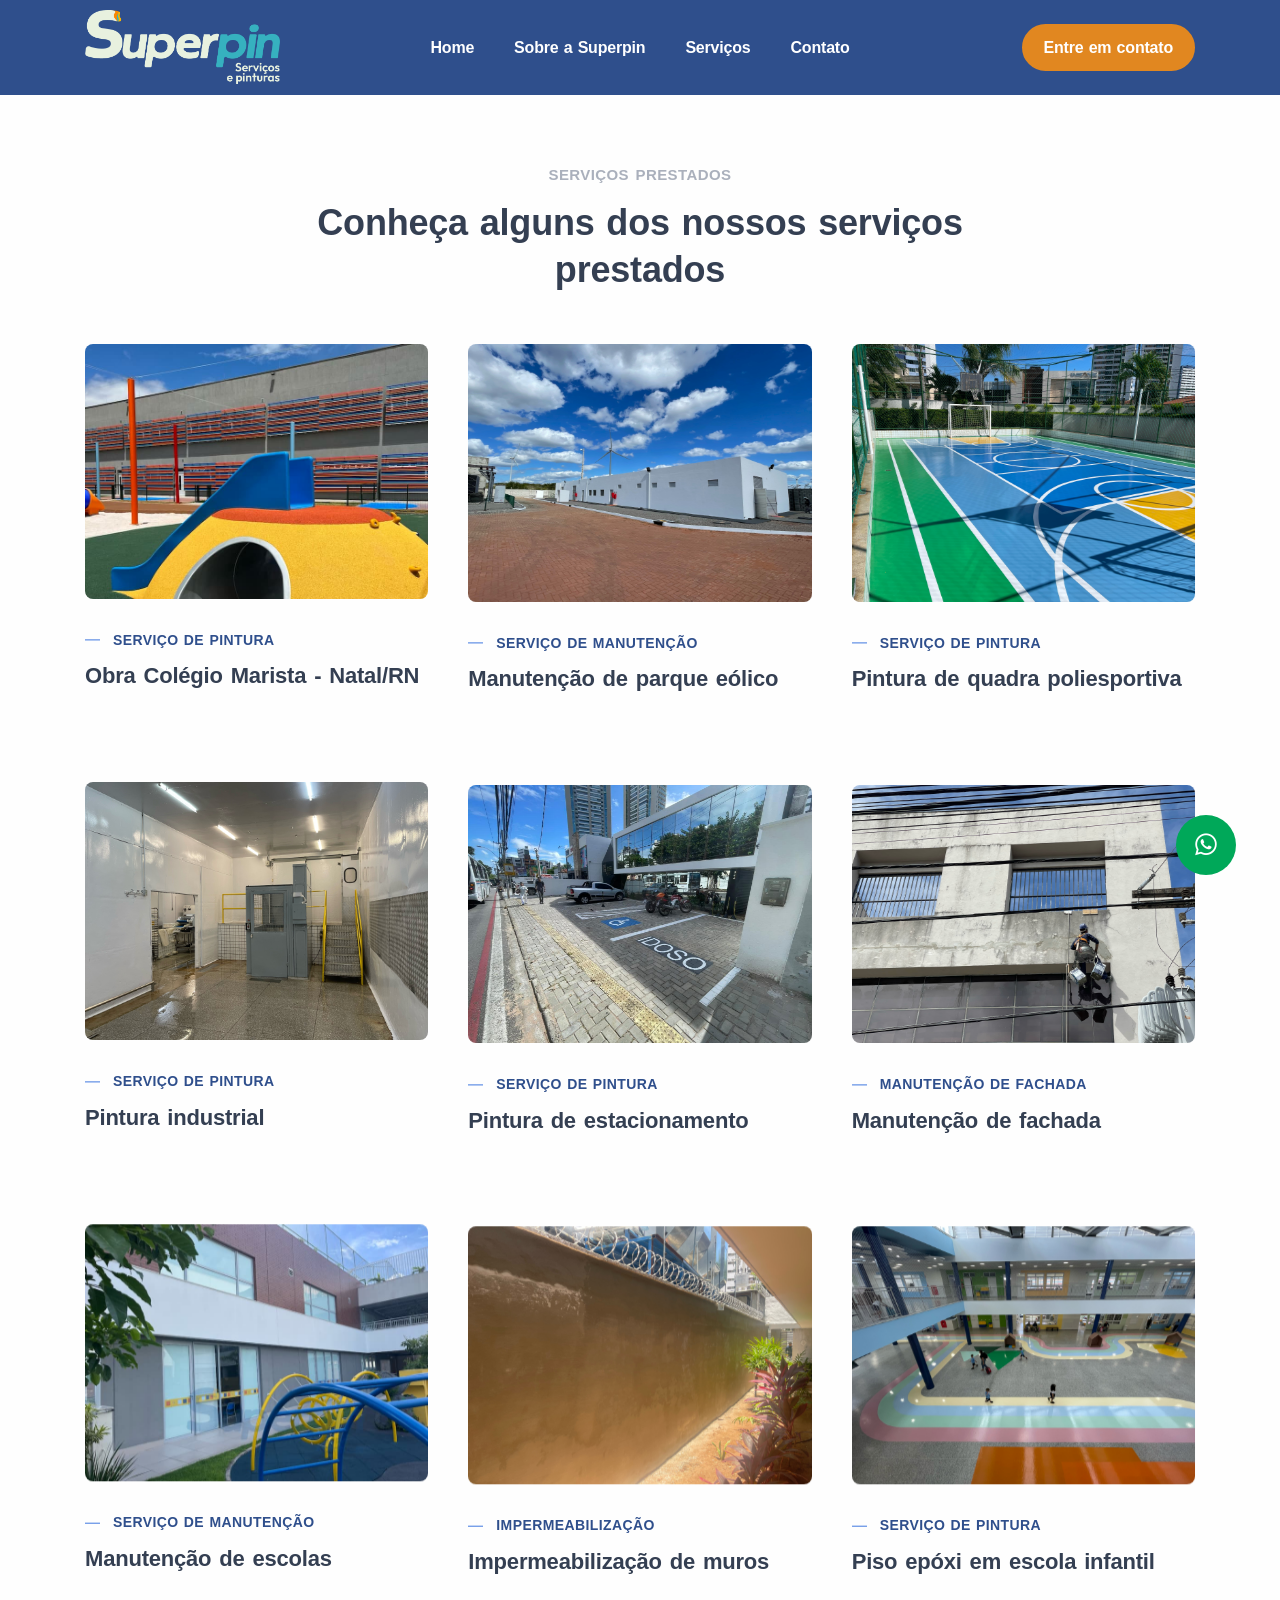
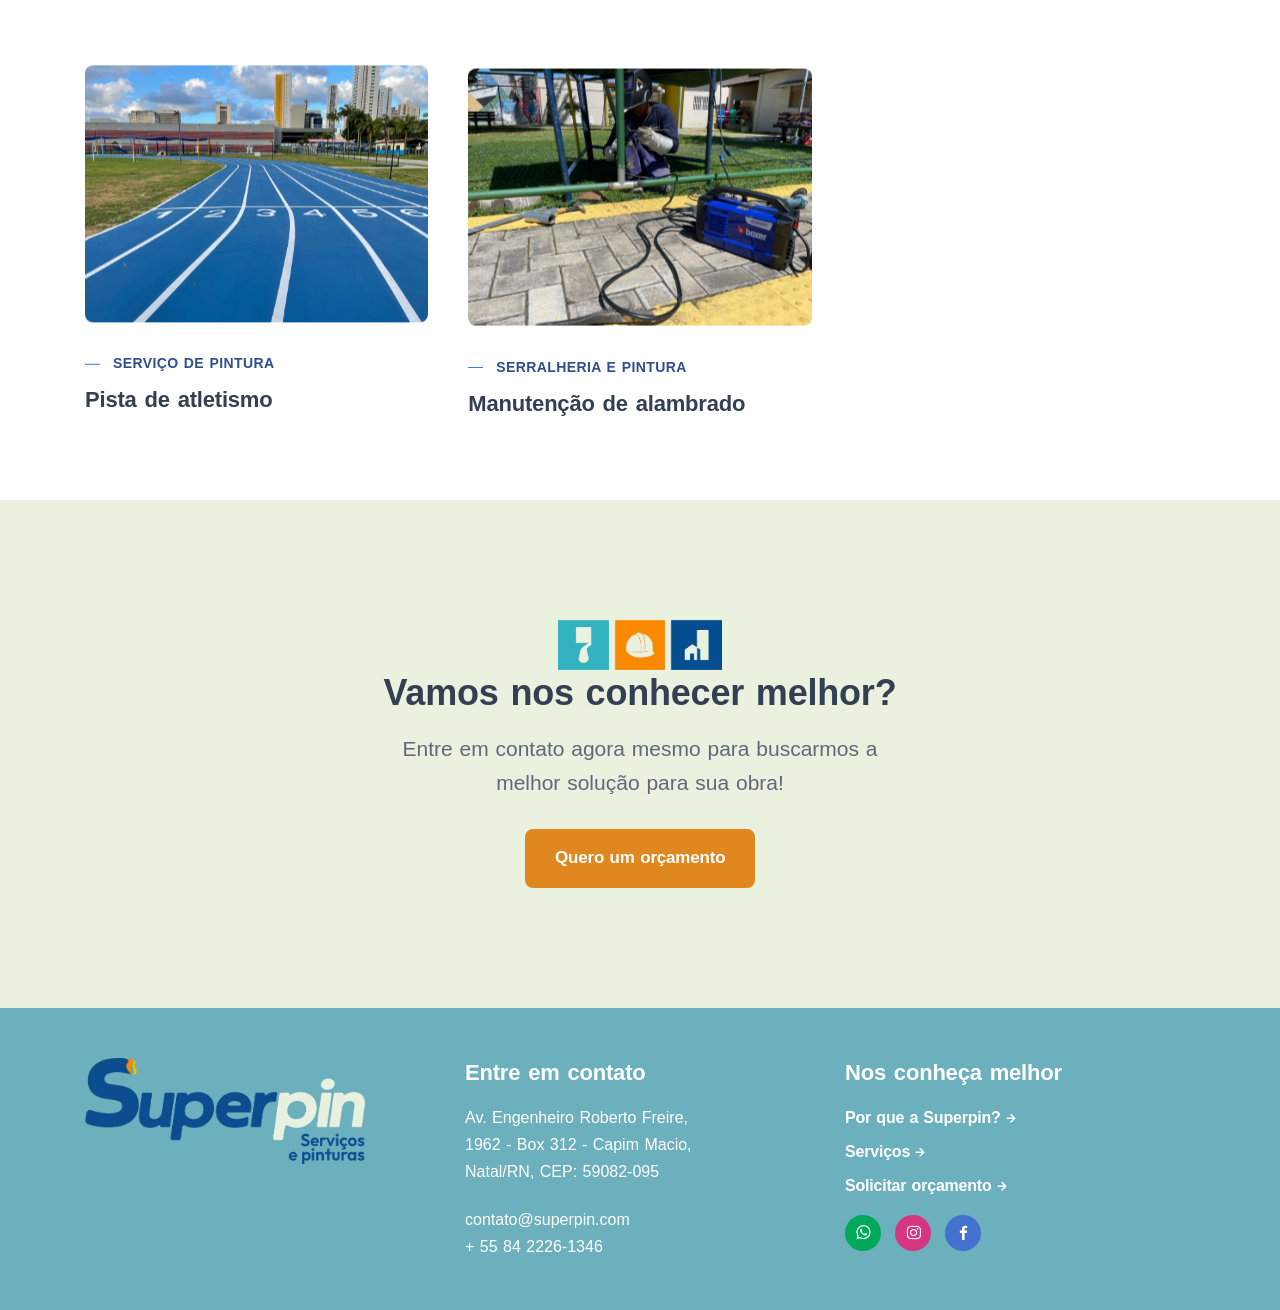
<file: portfolio.html>
<!DOCTYPE html>
<html lang="pt-br">
  <head>
    <meta charset="utf-8" />
    <meta name="viewport" content="width=device-width, initial-scale=1.0" />
    <meta
      name="description"
      content="Empresa prestadora de serviços de pintura, limpeza, impermeabilização e demais serviços para construção de Natal/RN"
    />
    <meta
      name="keywords"
      content="empresa de pintura Natal, pintor, serviço de pintura, pintura de parede, pintura airless, empresa de prestação de serviços de pintura, pintura de quadra poliesportiva, empresa de limpeza, serviço de limpeza, preço limpeza, lavagem, lavagem de fachada, impermeabilização, impermeabilização de laje, manta asfáltica, manutenção de fachada, substituição de junta de dilatação"
    />
    <meta name="author" content="Superpin" />
    <title>Superpin - Serviços e Pinturas</title>
    <link rel="shortcut icon" href="./assets/img/favicon.png" />
    <link rel="stylesheet" href="./assets/css/plugins.css" />
    <link rel="stylesheet" href="./assets/css/style.css" />
    <link rel="stylesheet" href="https://fonts.googleapis.com/css?family=Montserrat>">
    <style>
      * {
        font-family: "Montserrat", sans-serif;
      }
    </style>
<!-- Global site tag (gtag.js) - Google Analytics -->
    <script
      async
      src="https://www.googletagmanager.com/gtag/js?id=G-2SSFP15J9F"
    ></script>
    <script>
      window.dataLayer = window.dataLayer || [];
      function gtag() {
        dataLayer.push(arguments);
      }
      gtag("js", new Date());
      gtag("config", "G-2SSFP15J9F");
    </script>
    <!-- /Global site tag (gtag.js) - Google Analytics -->
    <!-- <open graph> -->
    <meta property="og:url" content="http://www.superpin.com.br" />
    <meta property="og:type" content="website" />
    <meta property="og:title" content="Superpin Serviços e Pinturas" />
    <meta property="og:description" content="Serviços para construção civil." />
    <meta
      property="og:image"
      content="//www.superpin.com.br/assets/img/logoSuperpinOpenGraph.jpg"
    />
    <!-- </open graph> -->
    
  </head>
  <body>
    <div class="content-wrapper">
      <header class="wrapper bg-soft-primary">
        <nav class="navbar navbar-expand-lg center-nav navbar-dark navbar-bg-dark">
          <div class="container flex-lg-row flex-nowrap align-items-center">
            <div class="navbar-brand w-100">
              <a href="./index.html">
                <img
                  src="./assets/img/Logo 2.png"
                  srcset="./assets/img/Logo 2.png"
                  alt="logo Superpin"
                  height="60%"
                  width="60%"
                />
              </a>
            </div>
            <div
              class="navbar-collapse offcanvas offcanvas-nav offcanvas-start"
            >
              <div class="offcanvas-header d-lg-none">
                <a href="./index.html"
                  ><img src="./assets/img/Logo 2.png" srcset="./assets/img/Logo
                  2.png" alt="logo Superpin" height="60%" width="60%"
                </a>
                <button
                  type="button"
                  class="btn-close btn-close-white"
                  data-bs-dismiss="offcanvas"
                  aria-label="Close"
                ></button>
              </div>
              <div class="offcanvas-body ms-lg-auto d-flex flex-column h-100">
                <ul class="navbar-nav">
                  <li class="nav-item">
                    <a class="nav-link" href="./index.html">Home</a>
                  </li>
                  
                  <li class="nav-item">
                    <a class="nav-link" href="./about.html">Sobre a Superpin</a>
                  </li>
                  <!-- <li class="nav-item dropdown">
                    <a
                      class="nav-link dropdown-toggle"
                      href="#about"
                      data-bs-toggle="dropdown"
                      >Serviços</a
                    >
                    <ul class="dropdown-menu">
                      <li class="nav-item">
                        <a class="dropdown-item" href="#">Pintura</a>
                      </li>
                      <li class="nav-item">
                        <a class="dropdown-item" href="#">Limpeza</a>
                      </li>
                      <li class="nav-item">
                        <a class="dropdown-item" href="#">Impermeablização</a>
                      </li>
                      <li class="nav-item">
                        <a class="dropdown-item" href="#">Fachada</a>
                      </li>
                    </ul>
                  </li> -->
                  <li class="nav-item">
                    <a class="nav-link" href="./portfolio.html">Serviços</a>
                  </li>
                  <li class="nav-item">
                    <a class="nav-link" href="#footer">Contato</a>
                  </li>
                </ul>
                <!-- /.navbar-nav -->
                <div class="d-lg-none mt-auto pt-6 pb-6 order-4">
                  <a href="mailto:contato@superpin.com.br" class="link-inverse"
                    >contato@superpin.com.br</a
                  >
                  <br />
                  +55 84 2226-1346 <br />
                  <nav class="nav social social-white mt-4">
                    <a href="http://api.whatsapp.com/send/?phone=558422261346" target ="_blank"><i class="uil uil-whatsapp"></i></a>
                    <a href="http://facebook.com/SuperpinBR" target="_blank"><i class="uil uil-facebook-f"></i></a>
                    <a href="http://instagram.com/SuperpinBR" target="_blank"><i class="uil uil-instagram"></i></a>
                  </nav>
                  <!-- /.social -->
                </div>
                <!-- /offcanvas-nav-other -->
              </div>
              <!-- /.offcanvas-body -->
            </div>
            <!-- /.navbar-collapse -->
            <div class="navbar-other w-100 d-flex ms-auto">
              <ul class="navbar-nav flex-row align-items-center ms-auto">
                <li class="nav-item d-none d-md-block">
                  <a
                    href="http://api.whatsapp.com/send/?phone=558422261346"
                    target ="_blank"
                    class="btn btn-sm btn-primary rounded-pill"
                    >Entre em contato</a
                  >
                </li>
                <li class="nav-item d-lg-none">
                  <button class="hamburger offcanvas-nav-btn">
                    <span></span>
                  </button>
                </li>
              </ul>
              <!-- /.navbar-nav -->
            </div>
            <!-- /.navbar-other -->
          </div>
          <!-- /.container -->
        </nav>
        <!-- /.navbar -->
        <div
          class="offcanvas offcanvas-end text-inverse"
          id="offcanvas-info"
          data-bs-scroll="true"
        >
          <div class="offcanvas-header">
            <h3 class="text-white fs-30 mb-0">Superpin</h3>
            <button
              type="button"
              class="btn-close btn-close-white"
              data-bs-dismiss="offcanvas"
              aria-label="Close"
            ></button>
          </div>
          <div class="offcanvas-body pb-6">
            <div class="widget mb-8">
              <p>Superpin serviços para construção</p>
            </div>
            <!-- /.widget -->
            <div class="widget mb-8">
              <h4 class="widget-title text-white mb-3">Contato</h4>
              <address>
                Av. Engenheiro Roberto Freire, 1962 - Box 312 <br />
                Capim Macio, Natal/RN, CEP: 59082-095
              </address>
              <a href="mailto:contato@superpin.com.br"
                >contato@superpin.com.br</a
              ><br />
              +55 (84) 2226-1346
            </div>
            /.widget -->
            <!-- <div class="widget mb-8">
                <h4 class="widget-title text-white mb-3">Learn More</h4>
                <ul class="list-unstyled">
                  <li><a href="#">Our Story</a></li>
                  <li><a href="#">Terms of Use</a></li>
                  <li><a href="#">Privacy Policy</a></li>
                  <li><a href="#">Contact Us</a></li>
                </ul>
              </div> -->
            <!-- /.widget -->
            <!-- <div class="widget">
                <h4 class="widget-title text-white mb-3">Follow Us</h4>
                <nav class="nav social social-white">
                  <a href="#"><i class="uil uil-twitter"></i></a>
                  <a href="#"><i class="uil uil-facebook-f"></i></a>
                  <a href="#"><i class="uil uil-dribbble"></i></a>
                  <a href="#"><i class="uil uil-instagram"></i></a>
                  <a href="#"><i class="uil uil-youtube"></i></a>
                </nav>
                <!-- /.social -->
          </div>
          -->
          <!-- /.widget
            </div>
            <!-- /.offcanvas-body -->
        </div>
        <!-- /.offcanvas -->
        <div
          class="offcanvas offcanvas-top bg-light"
          id="offcanvas-search"
          data-bs-scroll="true"
        >
          <div class="container d-flex flex-row py-6">
            <form class="search-form w-100">
              <input
                id="search-form"
                type="text"
                class="form-control"
                placeholder="Type keyword and hit enter"
              />
            </form>
            <!-- /.search-form -->
            <button
              type="button"
              class="btn-close"
              data-bs-dismiss="offcanvas"
              aria-label="Close"
            ></button>
          </div>
          <!-- /.container -->
        </div>
        <!-- /.offcanvas -->
      </header>
      <!-- /header -->

      <section class="wrapper bg-light">
        <div class="container py-14 py-md-12">
          <div class="row">
            <div class="col-lg-9 col-xl-8 col-xxl-7 mx-auto mb-8">
              <h2 class="fs-15 text-uppercase text-muted text-center mb-3">
                SERVIÇOS PRESTADOS
              </h2>
              <h3 class="display-4 text-center">
                Conheça alguns dos nossos serviços prestados
              </h3>
            </div>
            <!-- /column -->
          </div>
          <!-- /.row -->
          <div class="grid grid-view projects-mansory">
            <div class="row gx-md-8 gy-10 gy-md-13 isotope">
              <div class="project item col-md-6 col-xl-4">
                <figure class="lift rounded mb-6">
                  <a href="./obra-colegioMarista.html" target="">
                    <img src="./assets/img/fachadaMarista.jpg" alt="Colégio Marista"
                  /></a>
                </figure>
                <div
                  class="project-details d-flex justify-content-center flex-column"
                >
                  <div class="post-header">
                    <div class="post-category text-line mb-1 text-primary">
                      Serviço de pintura
                    </div>
                    <h2 ><a class="post-title h3" href="./obra-colegioMarista.html" target="">Obra Colégio Marista - Natal/RN</a></h2>
                  </div>
                  <!-- /.post-header -->
                </div>
                <!-- /.project-details -->
              </div>
              <!-- /.project -->
              <div class="row gx-md-8 gy-10 gy-md-13 isotope">
                <div class="project item col-md-6 col-xl-4">
                  <figure class="lift rounded mb-6">
                    <a href="./parqueEolico.html" target="">
                      <img src="./assets/img/parqueEolico.jpg" alt="Manutenção de parque eólico"
                    /></a>
                  </figure>
                  <div
                    class="project-details d-flex justify-content-center flex-column"
                  >
                    <div class="post-header">
                      <div class="post-category text-line mb-1 text-primary">
                        Serviço de manutenção
                      </div>
                      <h2 ><a class="post-title h3" href="./parqueEolico.html" target="">Manutenção de parque eólico</a></h2>
                    </div>
                    <!-- /.post-header -->
                  </div>
                  <!-- /.project-details -->
                  
                </div>
                <!-- /.project -->
              <div class="row gx-md-8 gy-10 gy-md-13 isotope">
                <div class="project item col-md-6 col-xl-4">
                  <figure class="lift rounded mb-6">
                    <a href="./quadraPoliesportiva.html" target="">
                      <img src="./assets/img/quadraPoliesportiva.jpg" alt="Quadra poliesportiva"
                    /></a>
                  </figure>
                  <div
                    class="project-details d-flex justify-content-center flex-column"
                  >
                    <div class="post-header">
                      <div class="post-category text-line mb-1 text-primary">
                        Serviço de pintura
                      </div>
                      <h2 ><a class="post-title h3" href="./quadraPoliesportiva.html" target="">Pintura de quadra poliesportiva</a></h2>
                      </div>
                    <!-- /.post-header -->
                  </div>
                  <!-- /.project-details -->
                  </div>
                <!-- /.project -->
                <div class="row gx-md-8 gy-10 gy-md-13 isotope">
                  <div class="project item col-md-6 col-xl-4">
                    <figure class="lift rounded mb-6">
                      <a href="./pinturaIndustrial.html" target="">
                        <img src="./assets/img/pinturaIndustrial.jpg" alt="Pintura industrial"
                      /></a>
                    </figure>
                    <div
                      class="project-details d-flex justify-content-center flex-column"
                    >
                      <div class="post-header">
                        <div class="post-category text-line mb-1 text-primary">
                          Serviço de pintura
                        </div>
                        <h2 ><a class="post-title h3" href="./pinturaIndustrial.html" target="">Pintura industrial</a></h2>
                      </div>
                      <!-- /.post-header -->
                    </div>
                    <!-- /.project-details -->
                    </div>
                  <!-- /.project -->
                  <div class="row gx-md-8 gy-10 gy-md-13 isotope">
                    <div class="project item col-md-6 col-xl-4">
                      <figure class="lift rounded mb-6">
                        <a href="./pinturaEstacionamento.html" target="">
                          <img src="./assets/img/pinturaEstacionamento.jpg" alt="Pintura de estacionamento"
                        /></a>
                      </figure>
                      <div
                        class="project-details d-flex justify-content-center flex-column"
                      >
                        <div class="post-header">
                          <div class="post-category text-line mb-1 text-primary">
                            Serviço de pintura
                          </div>
                          <h2 ><a class="post-title h3" href="./pinturaEstacionamento.html" target="">Pintura de estacionamento</a></h2>
                        </div>
                        <!-- /.post-header -->
                      </div>
                      <!-- /.project-details -->
                      </div>
                    <!-- /.project -->
                  <div class="row gx-md-8 gy-10 gy-md-13 isotope">
                    <div class="project item col-md-6 col-xl-4">
                      <figure class="lift rounded mb-6">
                        <a href="./manutencaoFachada.html" target="">
                          <img src="./assets/img/pinturaFachada.jpg" alt="Manutenção de fachada"
                        /></a>
                      </figure>
                      <div
                        class="project-details d-flex justify-content-center flex-column"
                      >
                        <div class="post-header">
                          <div class="post-category text-line mb-1 text-primary">
                            Manutenção de fachada
                          </div>
                          <h2 ><a class="post-title h3" href="./manutencaoFachada.html" target="">Manutenção de fachada</a></h2>
                        </div>
                        <!-- /.post-header -->
                      </div>
                      <!-- /.project-details -->
                      </div>
                    <!-- /.project -->
                    <div class="row gx-md-8 gy-10 gy-md-13 isotope">
                      <div class="project item col-md-6 col-xl-4">
                        <figure class="lift rounded mb-6">
                          <a href="./manutencaoEscola.html" target="">
                            <img src="./assets/img/manutencaoEscola.jpg" alt="Manutenção de escola"
                          /></a>
                        </figure>
                        <div
                          class="project-details d-flex justify-content-center flex-column"
                        >
                          <div class="post-header">
                            <div class="post-category text-line mb-1 text-primary">
                              Serviço de manutenção
                            </div>
                            <h2 ><a class="post-title h3" href="./manutencaoEscola.html" target="">Manutenção de escolas</a></h2>
                          </div>
                          <!-- /.post-header -->
                        </div>
                        <!-- /.project-details -->
                        </div>
              <!-- /.project -->
            <div class="row gx-md-8 gy-10 gy-md-13 isotope">
              <div class="project item col-md-6 col-xl-4">
                <figure class="lift rounded mb-6">
                  <a href="./impermeabilizacaoMuros.html" target="">
                    <img src="./assets/img/impermeabilizacao.jpg" alt="Impermeabilização de muros"
                  /></a>
                </figure>
                <div
                  class="project-details d-flex justify-content-center flex-column"
                >
                  <div class="post-header">
                    <div class="post-category text-line mb-1 text-primary">
                      Impermeabilização
                    </div>
                    <h2 ><a class="post-title h3" href="./impermeabilizacaoMuros.html" target="">Impermeabilização de muros</a></h2>
                  </div>
                  <!-- /.post-header -->
                </div>
                <!-- /.project-details -->
                </div>
              <!-- /.project -->
            <div class="row gx-md-8 gy-10 gy-md-13 isotope">
              <div class="project item col-md-6 col-xl-4">
                <figure class="lift rounded mb-6">
                  <a href="./pisoEpoxi.html" target="">
                    <img src="./assets/img/pisoEpoxi.jpg" alt="Piso epóxi em escola infantil"
                  /></a>
                </figure>
                <div
                  class="project-details d-flex justify-content-center flex-column"
                >
                  <div class="post-header">
                    <div class="post-category text-line mb-1 text-primary">
                      Serviço de pintura
                    </div>
                    <h2 ><a class="post-title h3" href="./pisoEpoxi.html" target="">Piso epóxi em escola infantil</a></h2>
                  </div>
                  <!-- /.post-header -->
                </div>
                <!-- /.project-details -->
                </div>
              <!-- /.project -->
            <div class="row gx-md-8 gy-10 gy-md-13 isotope">
              <div class="project item col-md-6 col-xl-4">
                <figure class="lift rounded mb-6">
                  <a href="./pistaAtletismo.html" target="">
                    <img src="./assets/img/pistaAtletismo.jpg" alt="Pista de atletismo"
                  /></a>
                </figure>
                <div
                  class="project-details d-flex justify-content-center flex-column"
                >
                  <div class="post-header">
                    <div class="post-category text-line mb-1 text-primary">
                      Serviço de pintura
                    </div>
                    <h2 ><a class="post-title h3" href="./pistaAtletismo.html" target="">Pista de atletismo</a></h2>
                  </div>
                  <!-- /.post-header -->
                </div>
                <!-- /.project-details -->
                </div>
              <!-- /.project -->
              <div class="row gx-md-8 gy-10 gy-md-13 isotope">
                <div class="project item col-md-6 col-xl-4">
                  <figure class="lift rounded mb-6">
                    <a href="./manutencaoAlambrado.html" target="">
                      <img src="./assets/img/manutencaoAlambrado.jpg" alt="Manutenção de alambrado"
                    /></a>
                  </figure>
                  <div
                    class="project-details d-flex justify-content-center flex-column"
                  >
                    <div class="post-header">
                      <div class="post-category text-line mb-1 text-primary">
                        Serralheria e pintura
                      </div>
                      <h2 ><a class="post-title h3" href="./manutencaoAlambrado.html" target="">Manutenção de alambrado</a></h2>
                    </div>
                    <!-- /.post-header -->
                  </div>
                <!-- /.project-details -->
                  </div>
                <!-- /.project -->
            </div>
            <!-- /.row -->
          </div>
          <!-- /.grid -->
        </div>
        <!-- /.container -->
      </section>
      <!-- /section -->
    </div>
    <section class="wrapper bg-light-secondary-superpin">
      <div class="container py-14 py-md-16 text-center">
        <div class="row">
          <div class="col-md-9 col-lg-7 col-xl-7 mx-auto text-center">
            <img data-cue="fadeIn" src="./assets/img/elements/1.png" alt="elemento 1" width="8%" >
            <img data-cue="fadeIn"src="./assets/img/elements/2.png" alt="elemento 2" width="8%">
            <img data-cue="fadeIn"src="./assets/img/elements/3.png" alt="elemento 3" width="8%">
            <h2 class="display-4 mb-3">Vamos nos conhecer melhor?</h2>
            <p class="lead fs-lg mb-6 px-xl-10 px-xxl-15">Entre em contato agora mesmo para buscarmos a melhor solução para sua obra!</p>
            <a href="http://api.whatsapp.com/send/?phone=558422261346" target ="_blank" class="btn btn-lg btn-primary rounded" data-cue="zoomIn">Quero um orçamento</a>
          </div>
          <!-- /column -->
        </div>
        <!-- /.row -->
      </div>
      <!-- /.container -->
    </section>
    <!-- /section -->
    <footer id="footer" class="bg-light-superpin">
      <div class="container py-13 py-md-10">
        <div class="row gy-6 gy-lg-0">
          <div class="col-md-4">
            <div class="widget">
              <img class="mb-3" src="./assets/img/Logo 3.png" srcset="./assets/img/Logo 3.png" alt="logo Superpin" heigth="80%" width="80%" />
              <!-- <p class="text-white">© 2023 Superpin. <br class="d-none d-lg-block" />Marca registrada.</p> -->
              
            </div>
            <!-- /.widget -->
          </div>
          <!-- /column -->
          <div class="col-md-4">
            <div class="widget">
              <h3 class="widget-title text-white mb-3">Entre em contato</h3>
              <address class="pe-xl-15 pe-xxl-17 text-white ">Av. Engenheiro Roberto Freire, 1962 - Box 312 - Capim Macio, Natal/RN, CEP: 59082-095</address>
              <a class="text-white" href="mailto:contato@superpin.com.br">contato@superpin.com</a><br>  
              <a href="http://api.whatsapp.com/send/?phone=558422261346" class="text-white" target ="_blank">+ 55 84 2226-1346</a>
            </div>
            <!-- /.widget -->
          </div>
          <!-- /column -->
          <div class="col-md-4">
            <div class="widget">
              <h3 class="widget-title text-white mb-3">Nos conheça melhor</h3>
              <ul class="list-unstyled mb-0 text-white">
                <li><a href="./about.html" class="text-white hover more ">Por que a Superpin?</a></li>
                <li><a href="./portfolio.html" class="text-white hover more">Serviços</a></li>
                <li><a href="http://api.whatsapp.com/send/?phone=558422261346" target="_blank" class="text-white hover more">Solicitar orçamento</a></li>
              </ul>
            </div>
            <!-- /.widget -->
            <nav class="nav social mt-3">
              <a href="http://api.whatsapp.com/send/?phone=558422261346" target ="_blank" class="btn btn-circle btn-sm btn-whatsapp"><i class="uil uil-whatsapp"></i></a>
              <a href="http://instagram.com/SuperpinBR" target="_blank" class="btn btn-circle btn-sm btn-instagram"><i class="uil uil-instagram"></i></a>
              <a href="http://facebook.com/SuperpinBR" target="_blank" class="btn btn-circle btn-sm btn-facebook"><i class="uil uil-facebook-f"></i></a>
            </nav>
            <!-- /.social -->
          </div>
          
        </div>
        <!--/.row -->
      </div>
      <!-- /.container -->
    </footer>
    <!-- <div class="progress-wrap">
          <svg
            class="progress-circle svg-content"
            width="100%"
            height="100%"
            viewBox="-1 -1 102 102"
          >

          
            <path d="M50,1 a49,49 0 0,1 0,98 a49,49 0 0,1 0,-98" />
          </svg>
        </div> -->
    <nav class="nav social">
      <a
        href="http://api.whatsapp.com/send/?phone=558422261346"
        target="_blank"
        class="btn btn-circle btn-lg btn-whatsapp whatsapp-icon-fixed"
        ><i class="uil uil-whatsapp"></i
      ></a>
    </nav>

    <script src="./assets/js/plugins.js"></script>
    <script src="./assets/js/theme.js"></script>
  </body>
</html>
</file>
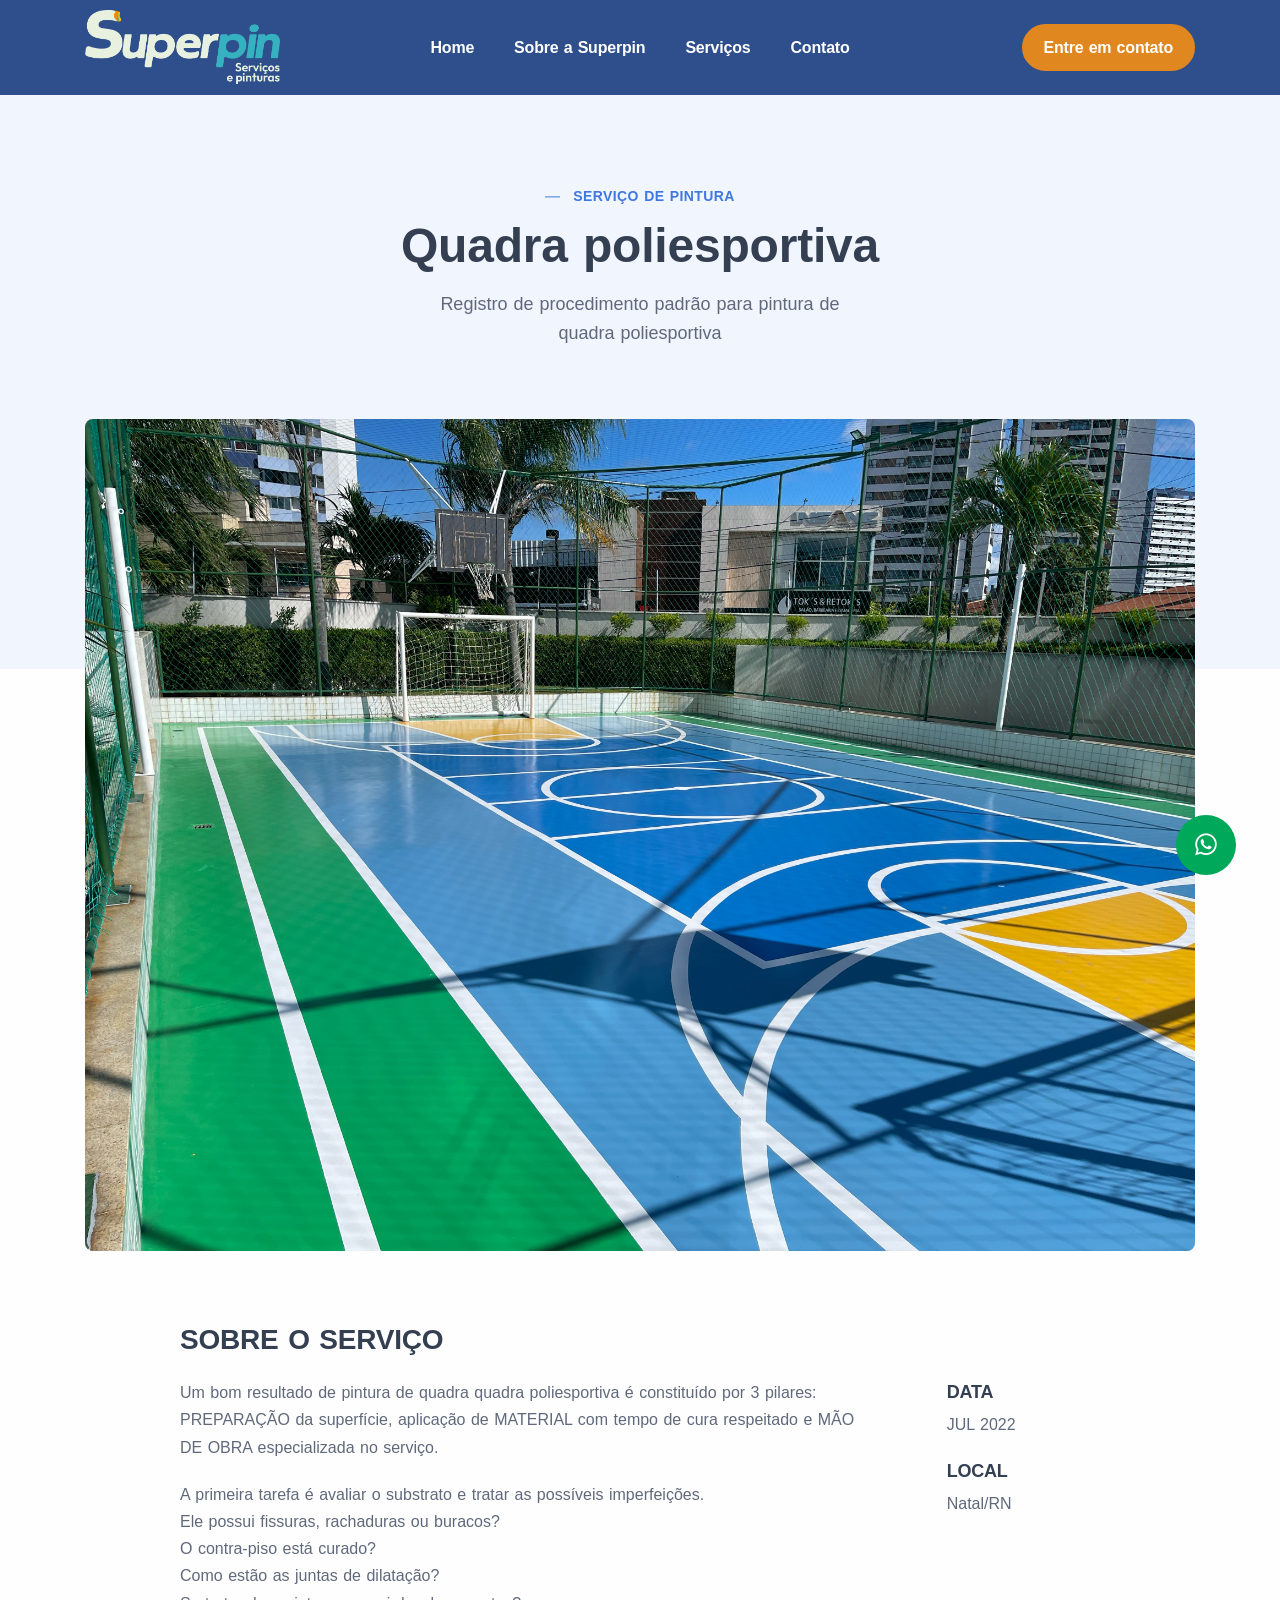
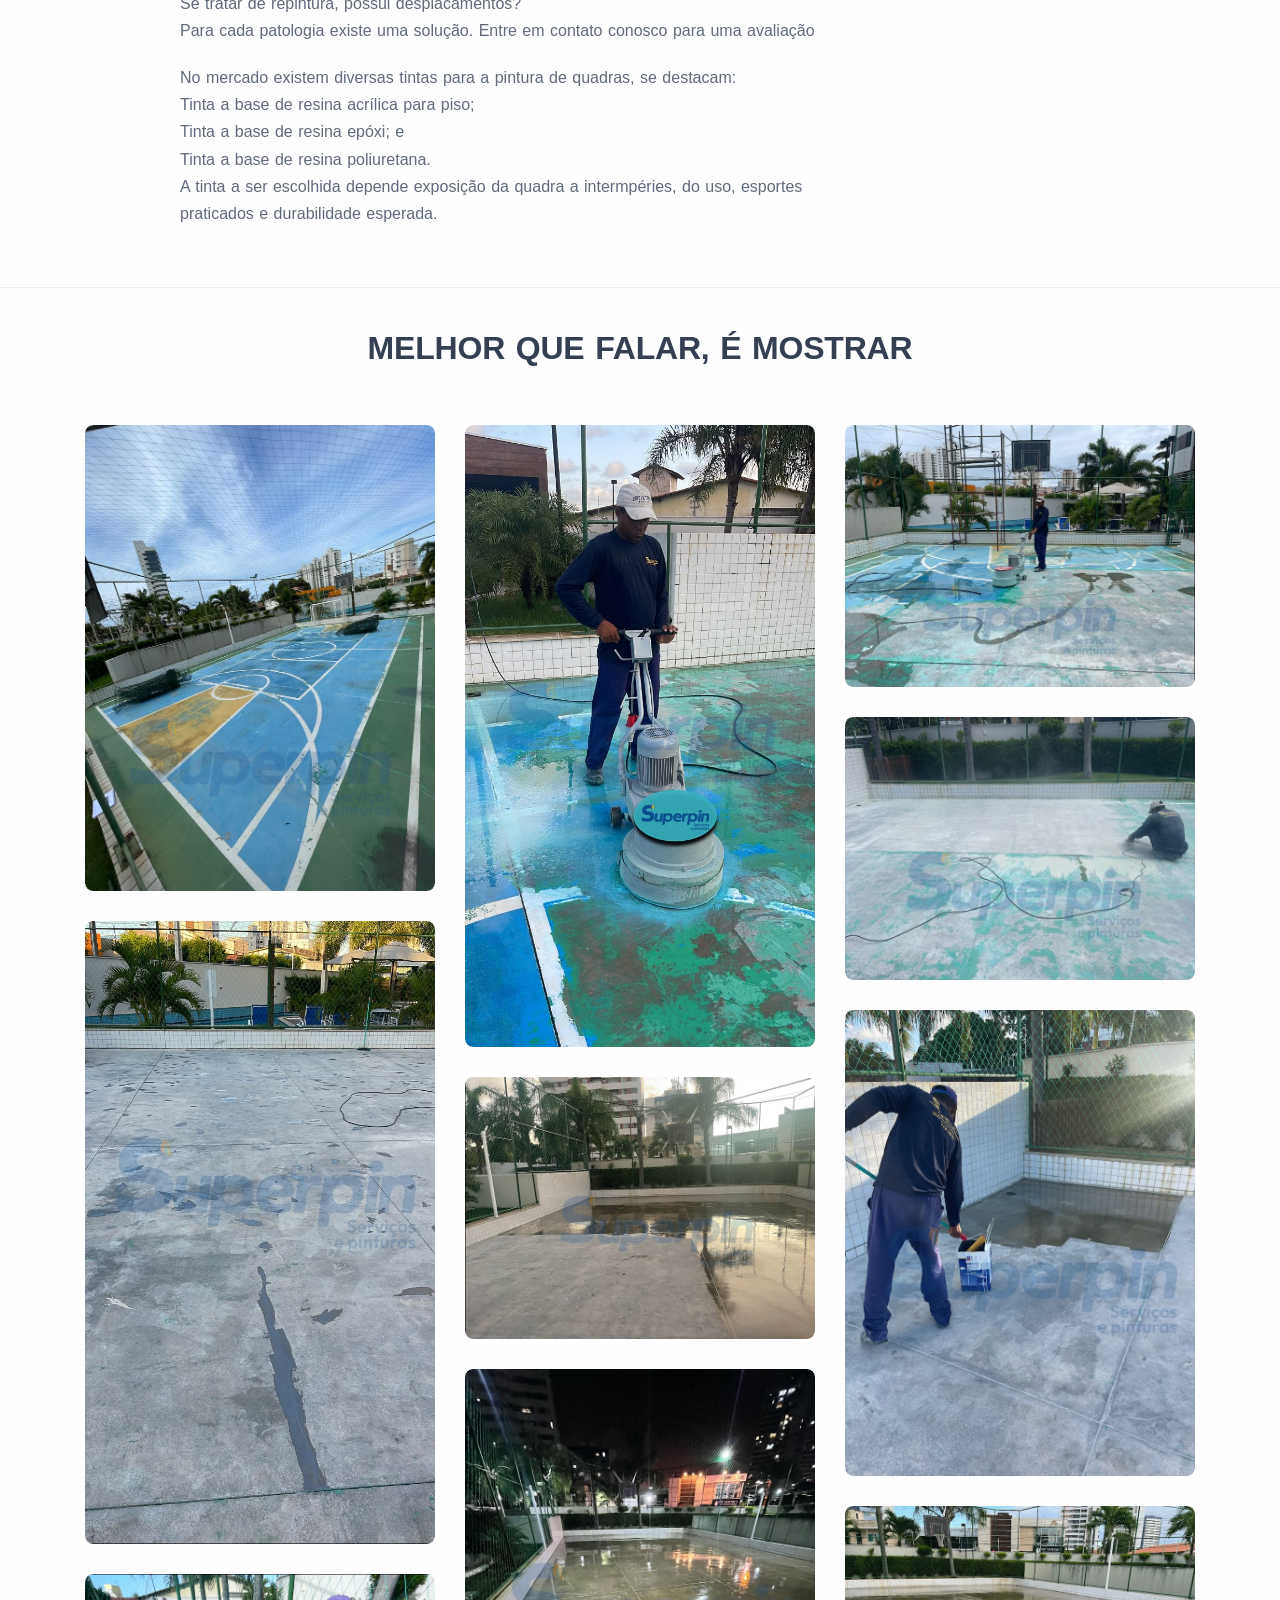
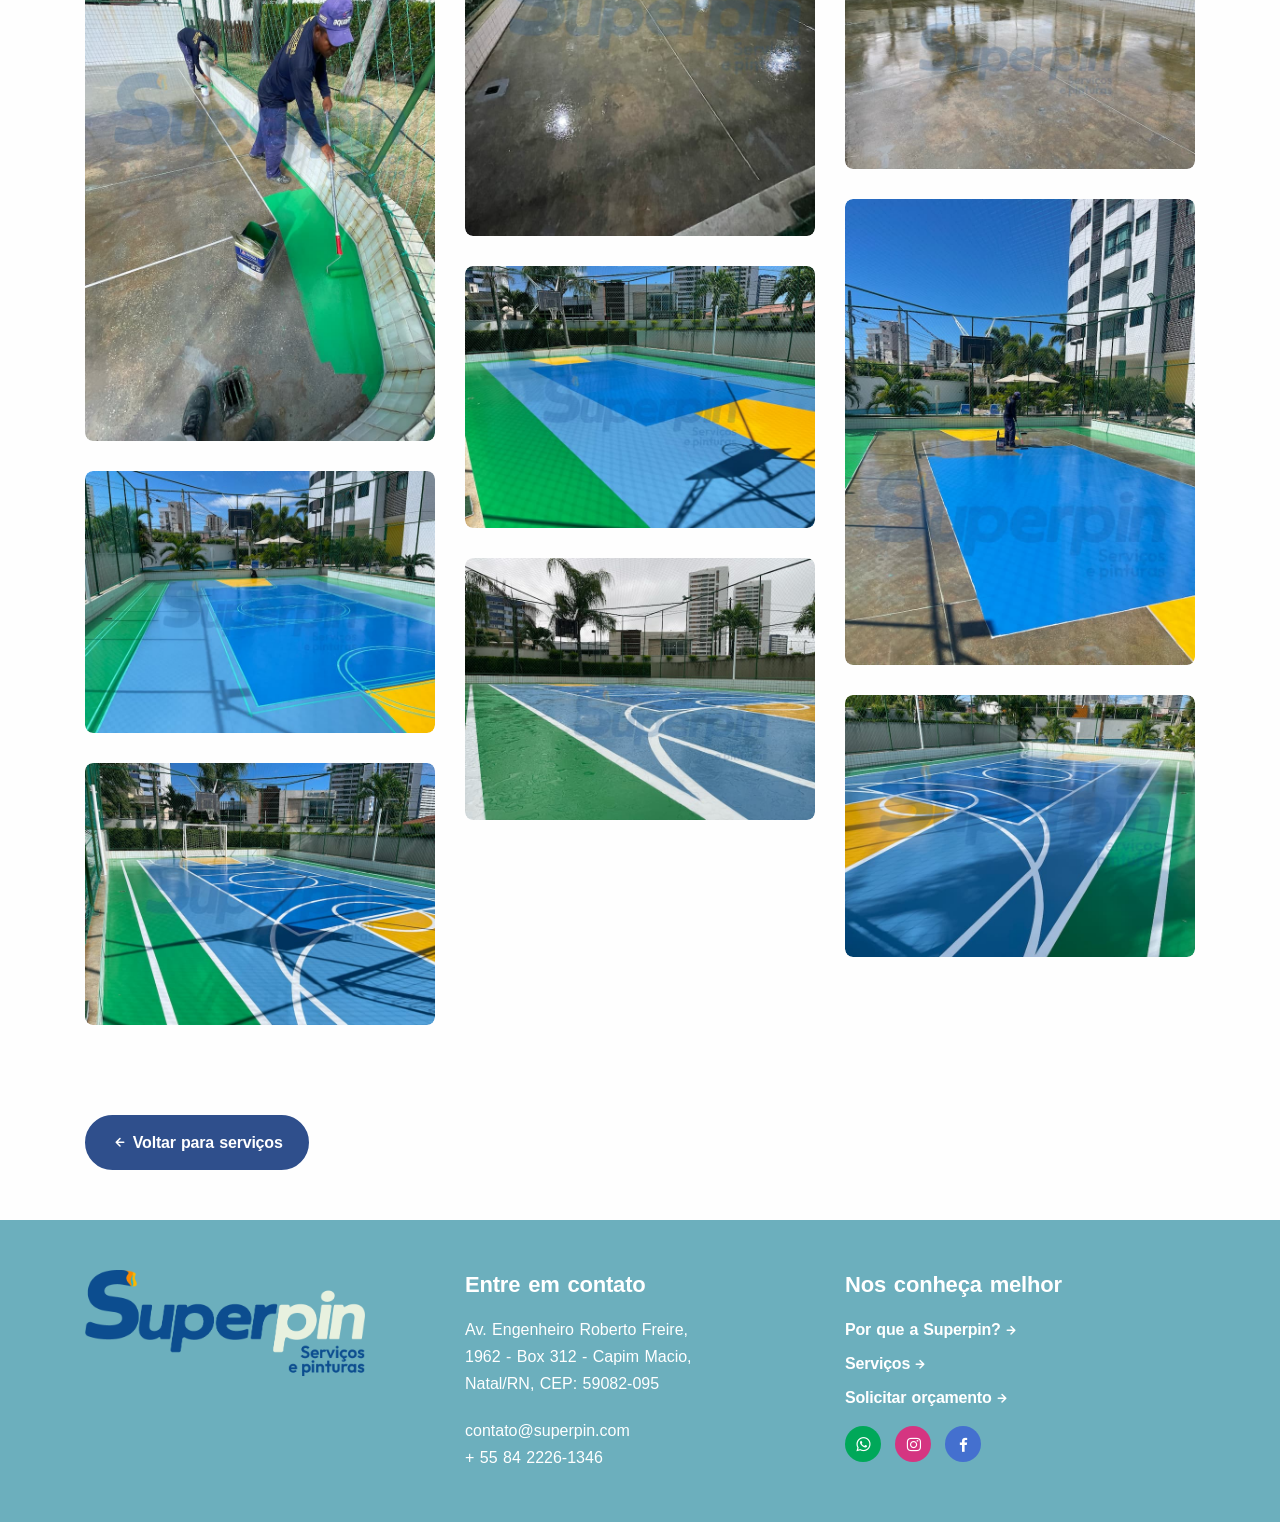
<file: quadraPoliesportiva.html>
<!DOCTYPE html>
<html lang="pt-br">
  <head>
    <meta charset="utf-8" />
    <meta name="viewport" content="width=device-width, initial-scale=1.0" />
    <meta
      name="description"
      content="Empresa prestadora de serviços de pintura, limpeza, impermeabilização e demais serviços para construção de Natal/RN"
    />
    <meta
      name="keywords"
      content="empresa de pintura Natal, pintor, serviço de pintura, pintura de parede, pintura airless, empresa de prestação de serviços de pintura, pintura de quadra poliesportiva, empresa de limpeza, serviço de limpeza, preço limpeza, lavagem, lavagem de fachada, impermeabilização, impermeabilização de laje, manta asfáltica, manutenção de fachada, substituição de junta de dilatação"
    />
    <meta name="author" content="Superpin" />
    <title>Superpin - Serviços e Pinturas</title>
    <link rel="shortcut icon" href="./assets/img/favicon.png" />
    <link rel="stylesheet" href="./assets/css/plugins.css" />
    <link rel="stylesheet" href="./assets/css/style.css" />
    <link
      rel="stylesheet"
      href="https://fonts.googleapis.com/css?family=Montserrat>"
    />
    <style>
      * {
        font-family: "Montserrat", sans-serif;
      }
    </style>
    <!-- Global site tag (gtag.js) - Google Analytics -->
    <script
      async
      src="https://www.googletagmanager.com/gtag/js?id=G-2SSFP15J9F"
    ></script>
    <script>
      window.dataLayer = window.dataLayer || [];
      function gtag() {
        dataLayer.push(arguments);
      }
      gtag("js", new Date());
      gtag("config", "G-2SSFP15J9F");
    </script>
    <!-- /Global site tag (gtag.js) - Google Analytics -->
    <!-- <open graph> -->
    <meta property="og:url" content="http://www.superpin.com.br" />
    <meta property="og:type" content="website" />
    <meta property="og:title" content="Superpin Serviços e Pinturas" />
    <meta property="og:description" content="Serviços para construção civil." />
    <meta
      property="og:image"
      content="//www.superpin.com.br/assets/img/logoSuperpinOpenGraph.jpg"
    />
    <!-- </open graph> -->
  </head>

  <body>
    <div class="content-wrapper">
      <header class="wrapper bg-soft-primary">
        <nav
          class="navbar navbar-expand-lg center-nav navbar-dark navbar-bg-dark"
        >
          <div class="container flex-lg-row flex-nowrap align-items-center">
            <div class="navbar-brand w-100">
              <a href="./index.html">
                <img
                  src="./assets/img/Logo 2.png"
                  srcset="./assets/img/Logo 2.png"
                  alt="logo Superpin"
                  height="60%"
                  width="60%"
                />
              </a>
            </div>
            <div
              class="navbar-collapse offcanvas offcanvas-nav offcanvas-start"
            >
              <div class="offcanvas-header d-lg-none">
                <a href="./index.html"
                  ><img src="./assets/img/Logo 2.png" srcset="./assets/img/Logo
                  2.png" alt="logo Superpin" height="60%" width="60%"
                </a>
                <button
                  type="button"
                  class="btn-close btn-close-white"
                  data-bs-dismiss="offcanvas"
                  aria-label="Close"
                ></button>
              </div>
              <div class="offcanvas-body ms-lg-auto d-flex flex-column h-100">
                <ul class="navbar-nav">
                  <li class="nav-item">
                    <a class="nav-link" href="./index.html">Home</a>
                  </li>

                  <li class="nav-item">
                    <a class="nav-link" href="./about.html">Sobre a Superpin</a>
                  </li>
                  <!-- <li class="nav-item dropdown">
                    <a
                      class="nav-link dropdown-toggle"
                      href="#about"
                      data-bs-toggle="dropdown"
                      >Serviços</a
                    >
                    <ul class="dropdown-menu">
                      <li class="nav-item">
                        <a class="dropdown-item" href="#">Pintura</a>
                      </li>
                      <li class="nav-item">
                        <a class="dropdown-item" href="#">Limpeza</a>
                      </li>
                      <li class="nav-item">
                        <a class="dropdown-item" href="#">Impermeablização</a>
                      </li>
                      <li class="nav-item">
                        <a class="dropdown-item" href="#">Fachada</a>
                      </li>
                    </ul>
                  </li> -->
                  <li class="nav-item">
                    <a class="nav-link" href="./portfolio.html">Serviços</a>
                  </li>
                  <li class="nav-item">
                    <a class="nav-link" href="#footer">Contato</a>
                  </li>
                </ul>
                <!-- /.navbar-nav -->
                <div class="d-lg-none mt-auto pt-6 pb-6 order-4">
                  <a href="mailto:contato@superpin.com.br" class="link-inverse"
                    >contato@superpin.com.br</a
                  >
                  <br />
                  +55 84 2226-1346 <br />
                  <nav class="nav social social-white mt-4">
                    <a
                      href="http://api.whatsapp.com/send/?phone=558422261346"
                      target="_blank"
                      ><i class="uil uil-whatsapp"></i
                    ></a>
                    <a href="http://facebook.com/SuperpinBR" target="_blank"
                      ><i class="uil uil-facebook-f"></i
                    ></a>
                    <a href="http://instagram.com/SuperpinBR" target="_blank"
                      ><i class="uil uil-instagram"></i
                    ></a>
                  </nav>
                  <!-- /.social -->
                </div>
                <!-- /offcanvas-nav-other -->
              </div>
              <!-- /.offcanvas-body -->
            </div>
            <!-- /.navbar-collapse -->
            <div class="navbar-other w-100 d-flex ms-auto">
              <ul class="navbar-nav flex-row align-items-center ms-auto">
                <li class="nav-item d-none d-md-block">
                  <a
                    href="http://api.whatsapp.com/send/?phone=558422261346"
                    target="_blank"
                    class="btn btn-sm btn-primary rounded-pill"
                    >Entre em contato</a
                  >
                </li>
                <li class="nav-item d-lg-none">
                  <button class="hamburger offcanvas-nav-btn">
                    <span></span>
                  </button>
                </li>
              </ul>
              <!-- /.navbar-nav -->
            </div>
            <!-- /.navbar-other -->
          </div>
          <!-- /.container -->
        </nav>
        <!-- /.navbar -->
        <div
          class="offcanvas offcanvas-end text-inverse"
          id="offcanvas-info"
          data-bs-scroll="true"
        >
          <div class="offcanvas-header">
            <h3 class="text-white fs-30 mb-0">Superpin</h3>
            <button
              type="button"
              class="btn-close btn-close-white"
              data-bs-dismiss="offcanvas"
              aria-label="Close"
            ></button>
          </div>
          <div class="offcanvas-body pb-6">
            <div class="widget mb-8">
              <p>Superpin serviços para construção</p>
            </div>
            <!-- /.widget -->
            <div class="widget mb-8">
              <h4 class="widget-title text-white mb-3">Contato</h4>
              <address>
                Av. Engenheiro Roberto Freire, 1962 - Box 312 <br />
                Capim Macio, Natal/RN, CEP: 59082-095
              </address>
              <a href="mailto:contato@superpin.com.br"
                >contato@superpin.com.br</a
              ><br />
              +55 (84) 2226-1346
            </div>
            /.widget -->
            <!-- <div class="widget mb-8">
              <h4 class="widget-title text-white mb-3">Learn More</h4>
              <ul class="list-unstyled">
                <li><a href="#">Our Story</a></li>
                <li><a href="#">Terms of Use</a></li>
                <li><a href="#">Privacy Policy</a></li>
                <li><a href="#">Contact Us</a></li>
              </ul>
            </div> -->
            <!-- /.widget -->
            <!-- <div class="widget">
              <h4 class="widget-title text-white mb-3">Follow Us</h4>
              <nav class="nav social social-white">
                <a href="#"><i class="uil uil-twitter"></i></a>
                <a href="#"><i class="uil uil-facebook-f"></i></a>
                <a href="#"><i class="uil uil-dribbble"></i></a>
                <a href="#"><i class="uil uil-instagram"></i></a>
                <a href="#"><i class="uil uil-youtube"></i></a>
              </nav>
              <!-- /.social -->
          </div>
          -->
          <!-- /.widget
          </div>
          <!-- /.offcanvas-body -->
        </div>
        <!-- /.offcanvas -->
        <div
          class="offcanvas offcanvas-top bg-light"
          id="offcanvas-search"
          data-bs-scroll="true"
        >
          <div class="container d-flex flex-row py-6">
            <form class="search-form w-100">
              <input
                id="search-form"
                type="text"
                class="form-control"
                placeholder="Type keyword and hit enter"
              />
            </form>
            <!-- /.search-form -->
            <button
              type="button"
              class="btn-close"
              data-bs-dismiss="offcanvas"
              aria-label="Close"
            ></button>
          </div>
          <!-- /.container -->
        </div>
        <!-- /.offcanvas -->
      </header>
      <!-- /header -->
      <section class="wrapper bg-soft-primary">
        <div class="container pt-10 pb-19 pt-md-14 pb-md-22 text-center">
          <div class="row">
            <div class="col-md-10 col-lg-8 col-xl-7 mx-auto">
              <div class="post-header">
                <div class="post-category text-line">
                  <a href="#" class="hover" rel="category"
                    >SERVIÇO DE PINTURA</a
                  >
                </div>
                <!-- /.post-category -->
                <h1 class="display-1 mb-3">Quadra poliesportiva</h1>
                <p class="lead px-md-12 px-lg-12 px-xl-15 px-xxl-18">
                  Registro de procedimento padrão para pintura de quadra
                  poliesportiva
                </p>
              </div>
              <!-- /.post-header -->
            </div>
            <!-- /column -->
          </div>
          <!-- /.row -->
        </div>
        <!-- /.container -->
      </section>
      <!-- /section -->
      <section class="wrapper bg-light wrapper-border">
        <div class="container pb-14 pb-md-8">
          <div class="row">
            <div class="col-12">
              <article class="mt-n21">
                <figure class="rounded mb-8 mb-md-12">
                  <img
                    src="./assets/img/quadraPoliesportiva.jpg"
                    alt="Foto de capa do serviço"
                  />
                </figure>
                <div class="row">
                  <div class="col-lg-10 offset-lg-1">
                    <h2 class="display-6 mb-4">SOBRE O SERVIÇO</h2>
                    <div class="row gx-0">
                      <div class="col-md-9 text-justify">
                        <p>
                          Um bom resultado de pintura de quadra quadra
                          poliesportiva é constituído por 3 pilares: PREPARAÇÃO
                          da superfície, aplicação de MATERIAL com tempo de cura
                          respeitado e MÃO DE OBRA especializada no serviço.
                          <br />
                        </p>
                        <p>
                          A primeira tarefa é avaliar o substrato e tratar as
                          possíveis imperfeições.<br />
                          Ele possui fissuras, rachaduras ou buracos? <br />
                          O contra-piso está curado? <br />
                          Como estão as juntas de dilatação? <br />
                          Se tratar de repintura, possui desplacamentos? <br />
                          Para cada patologia existe uma solução. Entre em
                          contato conosco para uma avaliação
                        </p>
                        <p>
                          No mercado existem diversas tintas para a pintura de
                          quadras, se destacam:<br />
                          Tinta a base de resina acrílica para piso; <br />
                          Tinta a base de resina epóxi; e <br />
                          Tinta a base de resina poliuretana. <br />
                          A tinta a ser escolhida depende exposição da quadra a
                          intermpéries, do uso, esportes praticados e
                          durabilidade esperada.
                        </p>
                        <p></p>
                      </div>
                      <!--/column -->
                      <div class="col-md-2 ms-auto">
                        <ul class="list-unstyled">
                          <li>
                            <h5 class="mb-1">DATA</h5>
                            <p>JUL 2022</p>
                          </li>
                          <li>
                            <h5 class="mb-1">LOCAL</h5>
                            <p>Natal/RN</p>
                          </li>
                        </ul>
                      </div>
                      <!--/column -->
                    </div>
                    <!--/.row -->
                  </div>
                  <!-- /column -->
                </div>
                <!--/.row -->
              </article>
              <!-- /.project -->
            </div>
            <!-- /column -->
          </div>
          <!-- /.row -->
        </div>
        <!-- /.container -->
      </section>
      <!-- /section -->
      <section class="wrapper bg-light">
        <div class="container py-14 py-md-8 text-center">
          <div class="row">
            <div class="col-lg-10 col-xl-8 col-xxl-7 mx-auto mb-8">
              <h2 class="display-5 mb-3">MELHOR QUE FALAR, É MOSTRAR</h2>
            </div>
            <!-- /column -->
          </div>
          <!-- /.row -->
          <div class="grid grid-view projects-masonry">
            <div class="row gx-md-6 gy-6 isotope">
              <div class="project item col-md-6 col-xl-4">
                <figure class="overlay overlay-1 rounded">
                  <a
                    href="./assets/img/quadraPoliesportiva/foto1.jpg"
                    data-glightbox
                    data-gallery="shots-group"
                  >
                    <img
                      src="./assets/img/quadraPoliesportiva/foto1.jpg"
                      alt="foto do serviço"
                  /></a>
                </figure>
              </div>
              <!-- /.project -->
              <div class="project item col-md-6 col-xl-4">
                <figure class="overlay overlay-1 rounded">
                  <a
                    href="./assets/img/quadraPoliesportiva/foto2.jpg"
                    data-glightbox
                    data-gallery="shots-group"
                  >
                    <img
                      src="./assets/img/quadraPoliesportiva/foto2.jpg"
                      alt="foto do serviço"
                  /></a>
                </figure>
              </div>
              <!-- /.project -->
              <div class="project item col-md-6 col-xl-4">
                <figure class="overlay overlay-1 rounded">
                  <a
                    href="./assets/img/quadraPoliesportiva/foto3.jpg"
                    data-glightbox
                    data-gallery="shots-group"
                  >
                    <img
                      src="./assets/img/quadraPoliesportiva/foto3.jpg"
                      alt="foto do serviço"
                  /></a>
                </figure>
              </div>
              <!-- /.project -->
              <div class="project item col-md-6 col-xl-4">
                <figure class="overlay overlay-1 rounded">
                  <a
                    href="./assets/img/quadraPoliesportiva/foto4.jpg"
                    data-glightbox
                    data-gallery="shots-group"
                  >
                    <img
                      src="./assets/img/quadraPoliesportiva/foto4.jpg"
                      alt="foto do serviço"
                  /></a>
                </figure>
              </div>
              <!-- /.project -->
              <div class="project item col-md-6 col-xl-4">
                <figure class="overlay overlay-1 rounded">
                  <a
                    href="./assets/img/quadraPoliesportiva/foto5.jpg"
                    data-glightbox
                    data-gallery="shots-group"
                  >
                    <img
                      src="./assets/img/quadraPoliesportiva/foto5.jpg"
                      alt="foto do serviço"
                  /></a>
                </figure>
              </div>
              <!-- /.project -->
              <div class="project item col-md-6 col-xl-4">
                <figure class="overlay overlay-1 rounded">
                  <a
                    href="./assets/img/quadraPoliesportiva/foto6.jpg"
                    data-glightbox
                    data-gallery="shots-group"
                  >
                    <img
                      src="./assets/img/quadraPoliesportiva/foto6.jpg"
                      alt="foto do serviço"
                  /></a>
                </figure>
              </div>
              <!-- /.project -->
              <div class="project item col-md-6 col-xl-4">
                <figure class="overlay overlay-1 rounded">
                  <a
                    href="./assets/img/quadraPoliesportiva/foto7.jpg"
                    data-glightbox
                    data-gallery="shots-group"
                  >
                    <img
                      src="./assets/img/quadraPoliesportiva/foto7.jpg"
                      alt="foto do serviço"
                  /></a>
                </figure>
              </div>
              <!-- /.project -->
              <div class="project item col-md-6 col-xl-4">
                <figure class="overlay overlay-1 rounded">
                  <a
                    href="./assets/img/quadraPoliesportiva/foto8.jpg"
                    data-glightbox
                    data-gallery="shots-group"
                  >
                    <img
                      src="./assets/img/quadraPoliesportiva/foto8.jpg"
                      alt="foto do serviço"
                  /></a>
                </figure>
              </div>
              <!-- /.project -->
              <div class="project item col-md-6 col-xl-4">
                <figure class="overlay overlay-1 rounded">
                  <a
                    href="./assets/img/quadraPoliesportiva/foto9.jpg"
                    data-glightbox
                    data-gallery="shots-group"
                  >
                    <img
                      src="./assets/img/quadraPoliesportiva/foto9.jpg"
                      alt="foto do serviço"
                  /></a>
                </figure>
              </div>
              <!-- /.project -->
              <div class="project item col-md-6 col-xl-4">
                <figure class="overlay overlay-1 rounded">
                  <a
                    href="./assets/img/quadraPoliesportiva/foto10.jpg"
                    data-glightbox
                    data-gallery="shots-group"
                  >
                    <img
                      src="./assets/img/quadraPoliesportiva/foto10.jpg"
                      alt="foto do serviço"
                  /></a>
                </figure>
              </div>
              <!-- /.project -->
              <div class="project item col-md-6 col-xl-4">
                <figure class="overlay overlay-1 rounded">
                  <a
                    href="./assets/img/quadraPoliesportiva/foto11.jpg"
                    data-glightbox
                    data-gallery="shots-group"
                  >
                    <img
                      src="./assets/img/quadraPoliesportiva/foto11.jpg"
                      alt="foto do serviço"
                  /></a>
                </figure>
              </div>
              <!-- /.project -->
              <div class="project item col-md-6 col-xl-4">
                <figure class="overlay overlay-1 rounded">
                  <a
                    href="./assets/img/quadraPoliesportiva/foto12.jpg"
                    data-glightbox
                    data-gallery="shots-group"
                  >
                    <img
                      src="./assets/img/quadraPoliesportiva/foto12.jpg"
                      alt="foto do serviço"
                  /></a>
                </figure>
              </div>
              <!-- /.project -->
              <div class="project item col-md-6 col-xl-4">
                <figure class="overlay overlay-1 rounded">
                  <a
                    href="./assets/img/quadraPoliesportiva/foto13.jpg"
                    data-glightbox
                    data-gallery="shots-group"
                  >
                    <img
                      src="./assets/img/quadraPoliesportiva/foto13.jpg"
                      alt="foto do serviço"
                  /></a>
                </figure>
              </div>
              <!-- /.project -->
              <div class="project item col-md-6 col-xl-4">
                <figure class="overlay overlay-1 rounded">
                  <a
                    href="./assets/img/quadraPoliesportiva/foto14.jpg"
                    data-glightbox
                    data-gallery="shots-group"
                  >
                    <img
                      src="./assets/img/quadraPoliesportiva/foto14.jpg"
                      alt="foto do serviço"
                  /></a>
                </figure>
              </div>
              <!-- /.project -->
              <div class="project item col-md-6 col-xl-4">
                <figure class="overlay overlay-1 rounded">
                  <a
                    href="./assets/img/quadraPoliesportiva/foto15.jpg"
                    data-glightbox
                    data-gallery="shots-group"
                  >
                    <img
                      src="./assets/img/quadraPoliesportiva/foto15.jpg"
                      alt="foto do serviço"
                  /></a>
                </figure>
              </div>
              <!-- /.project -->
              <div class="project item col-md-6 col-xl-4">
                <figure class="overlay overlay-1 rounded">
                  <a
                    href="./assets/img/quadraPoliesportiva/foto16.jpg"
                    data-glightbox
                    data-gallery="shots-group"
                  >
                    <img
                      src="./assets/img/quadraPoliesportiva/foto16.jpg"
                      alt="foto do serviço"
                  /></a>
                </figure>
              </div>
              <!-- /.project -->
            </div>
            <!-- /.row -->
          </div>
          <!-- /.grid -->
        </div>
        <!-- /.container -->
      </section>
      <!-- /section -->

      <section class="wrapper bg-light">
        <div class="container py-10">
          <div class="row gx-md-6 gy-3 gy-md-0">
            <div
              class="col-md-8 align-self-center text-center text-md-start navigation"
            >
              <a
                href="./portfolio.html"
                class="btn btn-secondary rounded-pill btn-icon btn-icon-start mb-0 me-1"
                ><i class="uil uil-arrow-left"></i>Voltar para serviços</a
              >
            </div>
            <!--/column -->
          </div>
          <!--/.row -->
        </div>
        <!-- /.container -->
      </section>
      <!-- /section -->
    </div>
    <!-- /.content-wrapper -->
    <footer id="footer" class="bg-light-superpin">
      <div class="container py-13 py-md-10">
        <div class="row gy-6 gy-lg-0">
          <div class="col-md-4">
            <div class="widget">
              <img
                class="mb-3"
                src="./assets/img/Logo 3.png"
                srcset="./assets/img/Logo 3.png"
                alt="logo Superpin"
                heigth="80%"
                width="80%"
              />
              <!-- <p class="text-white">© 2023 Superpin. <br class="d-none d-lg-block" />Marca registrada.</p> -->
            </div>
            <!-- /.widget -->
          </div>
          <!-- /column -->
          <div class="col-md-4">
            <div class="widget">
              <h3 class="widget-title text-white mb-3">Entre em contato</h3>
              <address class="pe-xl-15 pe-xxl-17 text-white">
                Av. Engenheiro Roberto Freire, 1962 - Box 312 - Capim Macio,
                Natal/RN, CEP: 59082-095
              </address>
              <a class="text-white" href="mailto:contato@superpin.com.br"
                >contato@superpin.com</a
              ><br />
              <a
                href="http://api.whatsapp.com/send/?phone=558422261346"
                class="text-white"
                target="_blank"
                >+ 55 84 2226-1346</a
              >
            </div>
            <!-- /.widget -->
          </div>
          <!-- /column -->
          <div class="col-md-4">
            <div class="widget">
              <h3 class="widget-title text-white mb-3">Nos conheça melhor</h3>
              <ul class="list-unstyled mb-0 text-white">
                <li>
                  <a href="./about.html" class="text-white hover more"
                    >Por que a Superpin?</a
                  >
                </li>
                <li>
                  <a href="./portfolio.html" class="text-white hover more"
                    >Serviços</a
                  >
                </li>
                <li>
                  <a
                    href="http://api.whatsapp.com/send/?phone=558422261346"
                    target="_blank"
                    class="text-white hover more"
                    >Solicitar orçamento</a
                  >
                </li>
              </ul>
            </div>
            <!-- /.widget -->
            <nav class="nav social mt-3">
              <a
                href="http://api.whatsapp.com/send/?phone=558422261346"
                target="_blank"
                class="btn btn-circle btn-sm btn-whatsapp"
                ><i class="uil uil-whatsapp"></i
              ></a>
              <a
                href="http://instagram.com/SuperpinBR"
                target="_blank"
                class="btn btn-circle btn-sm btn-instagram"
                ><i class="uil uil-instagram"></i
              ></a>
              <a
                href="http://facebook.com/SuperpinBR"
                target="_blank"
                class="btn btn-circle btn-sm btn-facebook"
                ><i class="uil uil-facebook-f"></i
              ></a>
            </nav>
            <!-- /.social -->
          </div>
        </div>
        <!--/.row -->
      </div>
      <!-- /.container -->
    </footer>
    <!-- <div class="progress-wrap">
      <svg
        class="progress-circle svg-content"
        width="100%"
        height="100%"
        viewBox="-1 -1 102 102"
      >

      
        <path d="M50,1 a49,49 0 0,1 0,98 a49,49 0 0,1 0,-98" />
      </svg>
    </div> -->
    <nav class="nav social">
      <a
        href="http://api.whatsapp.com/send/?phone=558422261346"
        target="_blank"
        class="btn btn-circle btn-lg btn-whatsapp whatsapp-icon-fixed"
        ><i class="uil uil-whatsapp"></i
      ></a>
    </nav>
    <script src="./assets/js/plugins.js"></script>
    <script src="./assets/js/theme.js"></script>
  </body>
</html>
</file>
<file: assets/css/plugins.css>
@charset "UTF-8";
/*!
 * animate.css - https://animate.style/
 * Version - 4.1.1
 * Licensed under the MIT license - http://opensource.org/licenses/MIT
 *
 * Copyright (c) 2020 Animate.css
 */
:root {
  --animate-duration: 1s;
  --animate-delay: 1s;
  --animate-repeat: 1
}
.animate__animated {
  -webkit-animation-duration: 1s;
  animation-duration: 1s;
  -webkit-animation-duration: var(--animate-duration);
  animation-duration: var(--animate-duration);
  -webkit-animation-fill-mode: both;
  animation-fill-mode: both
}
.animate__animated.animate__infinite {
  -webkit-animation-iteration-count: infinite;
  animation-iteration-count: infinite
}
.animate__animated.animate__repeat-1 {
  -webkit-animation-iteration-count: 1;
  animation-iteration-count: 1;
  -webkit-animation-iteration-count: var(--animate-repeat);
  animation-iteration-count: var(--animate-repeat)
}
.animate__animated.animate__repeat-2 {
  -webkit-animation-iteration-count: 2;
  animation-iteration-count: 2;
  -webkit-animation-iteration-count: calc(var(--animate-repeat)*2);
  animation-iteration-count: calc(var(--animate-repeat)*2)
}
.animate__animated.animate__repeat-3 {
  -webkit-animation-iteration-count: 3;
  animation-iteration-count: 3;
  -webkit-animation-iteration-count: calc(var(--animate-repeat)*3);
  animation-iteration-count: calc(var(--animate-repeat)*3)
}
.animate__animated.animate__delay-1s {
  -webkit-animation-delay: 1s;
  animation-delay: 1s;
  -webkit-animation-delay: var(--animate-delay);
  animation-delay: var(--animate-delay)
}
.animate__animated.animate__delay-2s {
  -webkit-animation-delay: 2s;
  animation-delay: 2s;
  -webkit-animation-delay: calc(var(--animate-delay)*2);
  animation-delay: calc(var(--animate-delay)*2)
}
.animate__animated.animate__delay-3s {
  -webkit-animation-delay: 3s;
  animation-delay: 3s;
  -webkit-animation-delay: calc(var(--animate-delay)*3);
  animation-delay: calc(var(--animate-delay)*3)
}
.animate__animated.animate__delay-4s {
  -webkit-animation-delay: 4s;
  animation-delay: 4s;
  -webkit-animation-delay: calc(var(--animate-delay)*4);
  animation-delay: calc(var(--animate-delay)*4)
}
.animate__animated.animate__delay-5s {
  -webkit-animation-delay: 5s;
  animation-delay: 5s;
  -webkit-animation-delay: calc(var(--animate-delay)*5);
  animation-delay: calc(var(--animate-delay)*5)
}
.animate__animated.animate__faster {
  -webkit-animation-duration: .5s;
  animation-duration: .5s;
  -webkit-animation-duration: calc(var(--animate-duration)/2);
  animation-duration: calc(var(--animate-duration)/2)
}
.animate__animated.animate__fast {
  -webkit-animation-duration: .8s;
  animation-duration: .8s;
  -webkit-animation-duration: calc(var(--animate-duration)*0.8);
  animation-duration: calc(var(--animate-duration)*0.8)
}
.animate__animated.animate__slow {
  -webkit-animation-duration: 2s;
  animation-duration: 2s;
  -webkit-animation-duration: calc(var(--animate-duration)*2);
  animation-duration: calc(var(--animate-duration)*2)
}
.animate__animated.animate__slower {
  -webkit-animation-duration: 3s;
  animation-duration: 3s;
  -webkit-animation-duration: calc(var(--animate-duration)*3);
  animation-duration: calc(var(--animate-duration)*3)
}
@media (prefers-reduced-motion:reduce),
print {
  .animate__animated {
    -webkit-animation-duration: 1ms !important;
    animation-duration: 1ms !important;
    -webkit-transition-duration: 1ms !important;
    transition-duration: 1ms !important;
    -webkit-animation-iteration-count: 1 !important;
    animation-iteration-count: 1 !important
  }
  .animate__animated[class*=Out] {
    opacity: 0
  }
}
@-webkit-keyframes bounce {
  0%,
  20%,
  53%,
  to {
    -webkit-animation-timing-function: cubic-bezier(.215, .61, .355, 1);
    animation-timing-function: cubic-bezier(.215, .61, .355, 1);
    -webkit-transform: translateZ(0);
    transform: translateZ(0)
  }
  40%,
  43% {
    -webkit-animation-timing-function: cubic-bezier(.755, .05, .855, .06);
    animation-timing-function: cubic-bezier(.755, .05, .855, .06);
    -webkit-transform: translate3d(0, -30px, 0) scaleY(1.1);
    transform: translate3d(0, -30px, 0) scaleY(1.1)
  }
  70% {
    -webkit-animation-timing-function: cubic-bezier(.755, .05, .855, .06);
    animation-timing-function: cubic-bezier(.755, .05, .855, .06);
    -webkit-transform: translate3d(0, -15px, 0) scaleY(1.05);
    transform: translate3d(0, -15px, 0) scaleY(1.05)
  }
  80% {
    -webkit-transition-timing-function: cubic-bezier(.215, .61, .355, 1);
    transition-timing-function: cubic-bezier(.215, .61, .355, 1);
    -webkit-transform: translateZ(0) scaleY(.95);
    transform: translateZ(0) scaleY(.95)
  }
  90% {
    -webkit-transform: translate3d(0, -4px, 0) scaleY(1.02);
    transform: translate3d(0, -4px, 0) scaleY(1.02)
  }
}
@keyframes bounce {
  0%,
  20%,
  53%,
  to {
    -webkit-animation-timing-function: cubic-bezier(.215, .61, .355, 1);
    animation-timing-function: cubic-bezier(.215, .61, .355, 1);
    -webkit-transform: translateZ(0);
    transform: translateZ(0)
  }
  40%,
  43% {
    -webkit-animation-timing-function: cubic-bezier(.755, .05, .855, .06);
    animation-timing-function: cubic-bezier(.755, .05, .855, .06);
    -webkit-transform: translate3d(0, -30px, 0) scaleY(1.1);
    transform: translate3d(0, -30px, 0) scaleY(1.1)
  }
  70% {
    -webkit-animation-timing-function: cubic-bezier(.755, .05, .855, .06);
    animation-timing-function: cubic-bezier(.755, .05, .855, .06);
    -webkit-transform: translate3d(0, -15px, 0) scaleY(1.05);
    transform: translate3d(0, -15px, 0) scaleY(1.05)
  }
  80% {
    -webkit-transition-timing-function: cubic-bezier(.215, .61, .355, 1);
    transition-timing-function: cubic-bezier(.215, .61, .355, 1);
    -webkit-transform: translateZ(0) scaleY(.95);
    transform: translateZ(0) scaleY(.95)
  }
  90% {
    -webkit-transform: translate3d(0, -4px, 0) scaleY(1.02);
    transform: translate3d(0, -4px, 0) scaleY(1.02)
  }
}
.animate__bounce {
  -webkit-animation-name: bounce;
  animation-name: bounce;
  -webkit-transform-origin: center bottom;
  transform-origin: center bottom
}
@-webkit-keyframes flash {
  0%,
  50%,
  to {
    opacity: 1
  }
  25%,
  75% {
    opacity: 0
  }
}
@keyframes flash {
  0%,
  50%,
  to {
    opacity: 1
  }
  25%,
  75% {
    opacity: 0
  }
}
.animate__flash {
  -webkit-animation-name: flash;
  animation-name: flash
}
@-webkit-keyframes pulse {
  0% {
    -webkit-transform: scaleX(1);
    transform: scaleX(1)
  }
  50% {
    -webkit-transform: scale3d(1.05, 1.05, 1.05);
    transform: scale3d(1.05, 1.05, 1.05)
  }
  to {
    -webkit-transform: scaleX(1);
    transform: scaleX(1)
  }
}
@keyframes pulse {
  0% {
    -webkit-transform: scaleX(1);
    transform: scaleX(1)
  }
  50% {
    -webkit-transform: scale3d(1.05, 1.05, 1.05);
    transform: scale3d(1.05, 1.05, 1.05)
  }
  to {
    -webkit-transform: scaleX(1);
    transform: scaleX(1)
  }
}
.animate__pulse {
  -webkit-animation-name: pulse;
  animation-name: pulse;
  -webkit-animation-timing-function: ease-in-out;
  animation-timing-function: ease-in-out
}
@-webkit-keyframes rubberBand {
  0% {
    -webkit-transform: scaleX(1);
    transform: scaleX(1)
  }
  30% {
    -webkit-transform: scale3d(1.25, .75, 1);
    transform: scale3d(1.25, .75, 1)
  }
  40% {
    -webkit-transform: scale3d(.75, 1.25, 1);
    transform: scale3d(.75, 1.25, 1)
  }
  50% {
    -webkit-transform: scale3d(1.15, .85, 1);
    transform: scale3d(1.15, .85, 1)
  }
  65% {
    -webkit-transform: scale3d(.95, 1.05, 1);
    transform: scale3d(.95, 1.05, 1)
  }
  75% {
    -webkit-transform: scale3d(1.05, .95, 1);
    transform: scale3d(1.05, .95, 1)
  }
  to {
    -webkit-transform: scaleX(1);
    transform: scaleX(1)
  }
}
@keyframes rubberBand {
  0% {
    -webkit-transform: scaleX(1);
    transform: scaleX(1)
  }
  30% {
    -webkit-transform: scale3d(1.25, .75, 1);
    transform: scale3d(1.25, .75, 1)
  }
  40% {
    -webkit-transform: scale3d(.75, 1.25, 1);
    transform: scale3d(.75, 1.25, 1)
  }
  50% {
    -webkit-transform: scale3d(1.15, .85, 1);
    transform: scale3d(1.15, .85, 1)
  }
  65% {
    -webkit-transform: scale3d(.95, 1.05, 1);
    transform: scale3d(.95, 1.05, 1)
  }
  75% {
    -webkit-transform: scale3d(1.05, .95, 1);
    transform: scale3d(1.05, .95, 1)
  }
  to {
    -webkit-transform: scaleX(1);
    transform: scaleX(1)
  }
}
.animate__rubberBand {
  -webkit-animation-name: rubberBand;
  animation-name: rubberBand
}
@-webkit-keyframes shakeX {
  0%,
  to {
    -webkit-transform: translateZ(0);
    transform: translateZ(0)
  }
  10%,
  30%,
  50%,
  70%,
  90% {
    -webkit-transform: translate3d(-10px, 0, 0);
    transform: translate3d(-10px, 0, 0)
  }
  20%,
  40%,
  60%,
  80% {
    -webkit-transform: translate3d(10px, 0, 0);
    transform: translate3d(10px, 0, 0)
  }
}
@keyframes shakeX {
  0%,
  to {
    -webkit-transform: translateZ(0);
    transform: translateZ(0)
  }
  10%,
  30%,
  50%,
  70%,
  90% {
    -webkit-transform: translate3d(-10px, 0, 0);
    transform: translate3d(-10px, 0, 0)
  }
  20%,
  40%,
  60%,
  80% {
    -webkit-transform: translate3d(10px, 0, 0);
    transform: translate3d(10px, 0, 0)
  }
}
.animate__shakeX {
  -webkit-animation-name: shakeX;
  animation-name: shakeX
}
@-webkit-keyframes shakeY {
  0%,
  to {
    -webkit-transform: translateZ(0);
    transform: translateZ(0)
  }
  10%,
  30%,
  50%,
  70%,
  90% {
    -webkit-transform: translate3d(0, -10px, 0);
    transform: translate3d(0, -10px, 0)
  }
  20%,
  40%,
  60%,
  80% {
    -webkit-transform: translate3d(0, 10px, 0);
    transform: translate3d(0, 10px, 0)
  }
}
@keyframes shakeY {
  0%,
  to {
    -webkit-transform: translateZ(0);
    transform: translateZ(0)
  }
  10%,
  30%,
  50%,
  70%,
  90% {
    -webkit-transform: translate3d(0, -10px, 0);
    transform: translate3d(0, -10px, 0)
  }
  20%,
  40%,
  60%,
  80% {
    -webkit-transform: translate3d(0, 10px, 0);
    transform: translate3d(0, 10px, 0)
  }
}
.animate__shakeY {
  -webkit-animation-name: shakeY;
  animation-name: shakeY
}
@-webkit-keyframes headShake {
  0% {
    -webkit-transform: translateX(0);
    transform: translateX(0)
  }
  6.5% {
    -webkit-transform: translateX(-6px) rotateY(-9deg);
    transform: translateX(-6px) rotateY(-9deg)
  }
  18.5% {
    -webkit-transform: translateX(5px) rotateY(7deg);
    transform: translateX(5px) rotateY(7deg)
  }
  31.5% {
    -webkit-transform: translateX(-3px) rotateY(-5deg);
    transform: translateX(-3px) rotateY(-5deg)
  }
  43.5% {
    -webkit-transform: translateX(2px) rotateY(3deg);
    transform: translateX(2px) rotateY(3deg)
  }
  50% {
    -webkit-transform: translateX(0);
    transform: translateX(0)
  }
}
@keyframes headShake {
  0% {
    -webkit-transform: translateX(0);
    transform: translateX(0)
  }
  6.5% {
    -webkit-transform: translateX(-6px) rotateY(-9deg);
    transform: translateX(-6px) rotateY(-9deg)
  }
  18.5% {
    -webkit-transform: translateX(5px) rotateY(7deg);
    transform: translateX(5px) rotateY(7deg)
  }
  31.5% {
    -webkit-transform: translateX(-3px) rotateY(-5deg);
    transform: translateX(-3px) rotateY(-5deg)
  }
  43.5% {
    -webkit-transform: translateX(2px) rotateY(3deg);
    transform: translateX(2px) rotateY(3deg)
  }
  50% {
    -webkit-transform: translateX(0);
    transform: translateX(0)
  }
}
.animate__headShake {
  -webkit-animation-timing-function: ease-in-out;
  animation-timing-function: ease-in-out;
  -webkit-animation-name: headShake;
  animation-name: headShake
}
@-webkit-keyframes swing {
  20% {
    -webkit-transform: rotate(15deg);
    transform: rotate(15deg)
  }
  40% {
    -webkit-transform: rotate(-10deg);
    transform: rotate(-10deg)
  }
  60% {
    -webkit-transform: rotate(5deg);
    transform: rotate(5deg)
  }
  80% {
    -webkit-transform: rotate(-5deg);
    transform: rotate(-5deg)
  }
  to {
    -webkit-transform: rotate(0deg);
    transform: rotate(0deg)
  }
}
@keyframes swing {
  20% {
    -webkit-transform: rotate(15deg);
    transform: rotate(15deg)
  }
  40% {
    -webkit-transform: rotate(-10deg);
    transform: rotate(-10deg)
  }
  60% {
    -webkit-transform: rotate(5deg);
    transform: rotate(5deg)
  }
  80% {
    -webkit-transform: rotate(-5deg);
    transform: rotate(-5deg)
  }
  to {
    -webkit-transform: rotate(0deg);
    transform: rotate(0deg)
  }
}
.animate__swing {
  -webkit-transform-origin: top center;
  transform-origin: top center;
  -webkit-animation-name: swing;
  animation-name: swing
}
@-webkit-keyframes tada {
  0% {
    -webkit-transform: scaleX(1);
    transform: scaleX(1)
  }
  10%,
  20% {
    -webkit-transform: scale3d(.9, .9, .9) rotate(-3deg);
    transform: scale3d(.9, .9, .9) rotate(-3deg)
  }
  30%,
  50%,
  70%,
  90% {
    -webkit-transform: scale3d(1.1, 1.1, 1.1) rotate(3deg);
    transform: scale3d(1.1, 1.1, 1.1) rotate(3deg)
  }
  40%,
  60%,
  80% {
    -webkit-transform: scale3d(1.1, 1.1, 1.1) rotate(-3deg);
    transform: scale3d(1.1, 1.1, 1.1) rotate(-3deg)
  }
  to {
    -webkit-transform: scaleX(1);
    transform: scaleX(1)
  }
}
@keyframes tada {
  0% {
    -webkit-transform: scaleX(1);
    transform: scaleX(1)
  }
  10%,
  20% {
    -webkit-transform: scale3d(.9, .9, .9) rotate(-3deg);
    transform: scale3d(.9, .9, .9) rotate(-3deg)
  }
  30%,
  50%,
  70%,
  90% {
    -webkit-transform: scale3d(1.1, 1.1, 1.1) rotate(3deg);
    transform: scale3d(1.1, 1.1, 1.1) rotate(3deg)
  }
  40%,
  60%,
  80% {
    -webkit-transform: scale3d(1.1, 1.1, 1.1) rotate(-3deg);
    transform: scale3d(1.1, 1.1, 1.1) rotate(-3deg)
  }
  to {
    -webkit-transform: scaleX(1);
    transform: scaleX(1)
  }
}
.animate__tada {
  -webkit-animation-name: tada;
  animation-name: tada
}
@-webkit-keyframes wobble {
  0% {
    -webkit-transform: translateZ(0);
    transform: translateZ(0)
  }
  15% {
    -webkit-transform: translate3d(-25%, 0, 0) rotate(-5deg);
    transform: translate3d(-25%, 0, 0) rotate(-5deg)
  }
  30% {
    -webkit-transform: translate3d(20%, 0, 0) rotate(3deg);
    transform: translate3d(20%, 0, 0) rotate(3deg)
  }
  45% {
    -webkit-transform: translate3d(-15%, 0, 0) rotate(-3deg);
    transform: translate3d(-15%, 0, 0) rotate(-3deg)
  }
  60% {
    -webkit-transform: translate3d(10%, 0, 0) rotate(2deg);
    transform: translate3d(10%, 0, 0) rotate(2deg)
  }
  75% {
    -webkit-transform: translate3d(-5%, 0, 0) rotate(-1deg);
    transform: translate3d(-5%, 0, 0) rotate(-1deg)
  }
  to {
    -webkit-transform: translateZ(0);
    transform: translateZ(0)
  }
}
@keyframes wobble {
  0% {
    -webkit-transform: translateZ(0);
    transform: translateZ(0)
  }
  15% {
    -webkit-transform: translate3d(-25%, 0, 0) rotate(-5deg);
    transform: translate3d(-25%, 0, 0) rotate(-5deg)
  }
  30% {
    -webkit-transform: translate3d(20%, 0, 0) rotate(3deg);
    transform: translate3d(20%, 0, 0) rotate(3deg)
  }
  45% {
    -webkit-transform: translate3d(-15%, 0, 0) rotate(-3deg);
    transform: translate3d(-15%, 0, 0) rotate(-3deg)
  }
  60% {
    -webkit-transform: translate3d(10%, 0, 0) rotate(2deg);
    transform: translate3d(10%, 0, 0) rotate(2deg)
  }
  75% {
    -webkit-transform: translate3d(-5%, 0, 0) rotate(-1deg);
    transform: translate3d(-5%, 0, 0) rotate(-1deg)
  }
  to {
    -webkit-transform: translateZ(0);
    transform: translateZ(0)
  }
}
.animate__wobble {
  -webkit-animation-name: wobble;
  animation-name: wobble
}
@-webkit-keyframes jello {
  0%,
  11.1%,
  to {
    -webkit-transform: translateZ(0);
    transform: translateZ(0)
  }
  22.2% {
    -webkit-transform: skewX(-12.5deg) skewY(-12.5deg);
    transform: skewX(-12.5deg) skewY(-12.5deg)
  }
  33.3% {
    -webkit-transform: skewX(6.25deg) skewY(6.25deg);
    transform: skewX(6.25deg) skewY(6.25deg)
  }
  44.4% {
    -webkit-transform: skewX(-3.125deg) skewY(-3.125deg);
    transform: skewX(-3.125deg) skewY(-3.125deg)
  }
  55.5% {
    -webkit-transform: skewX(1.5625deg) skewY(1.5625deg);
    transform: skewX(1.5625deg) skewY(1.5625deg)
  }
  66.6% {
    -webkit-transform: skewX(-.78125deg) skewY(-.78125deg);
    transform: skewX(-.78125deg) skewY(-.78125deg)
  }
  77.7% {
    -webkit-transform: skewX(.390625deg) skewY(.390625deg);
    transform: skewX(.390625deg) skewY(.390625deg)
  }
  88.8% {
    -webkit-transform: skewX(-.1953125deg) skewY(-.1953125deg);
    transform: skewX(-.1953125deg) skewY(-.1953125deg)
  }
}
@keyframes jello {
  0%,
  11.1%,
  to {
    -webkit-transform: translateZ(0);
    transform: translateZ(0)
  }
  22.2% {
    -webkit-transform: skewX(-12.5deg) skewY(-12.5deg);
    transform: skewX(-12.5deg) skewY(-12.5deg)
  }
  33.3% {
    -webkit-transform: skewX(6.25deg) skewY(6.25deg);
    transform: skewX(6.25deg) skewY(6.25deg)
  }
  44.4% {
    -webkit-transform: skewX(-3.125deg) skewY(-3.125deg);
    transform: skewX(-3.125deg) skewY(-3.125deg)
  }
  55.5% {
    -webkit-transform: skewX(1.5625deg) skewY(1.5625deg);
    transform: skewX(1.5625deg) skewY(1.5625deg)
  }
  66.6% {
    -webkit-transform: skewX(-.78125deg) skewY(-.78125deg);
    transform: skewX(-.78125deg) skewY(-.78125deg)
  }
  77.7% {
    -webkit-transform: skewX(.390625deg) skewY(.390625deg);
    transform: skewX(.390625deg) skewY(.390625deg)
  }
  88.8% {
    -webkit-transform: skewX(-.1953125deg) skewY(-.1953125deg);
    transform: skewX(-.1953125deg) skewY(-.1953125deg)
  }
}
.animate__jello {
  -webkit-animation-name: jello;
  animation-name: jello;
  -webkit-transform-origin: center;
  transform-origin: center
}
@-webkit-keyframes heartBeat {
  0% {
    -webkit-transform: scale(1);
    transform: scale(1)
  }
  14% {
    -webkit-transform: scale(1.3);
    transform: scale(1.3)
  }
  28% {
    -webkit-transform: scale(1);
    transform: scale(1)
  }
  42% {
    -webkit-transform: scale(1.3);
    transform: scale(1.3)
  }
  70% {
    -webkit-transform: scale(1);
    transform: scale(1)
  }
}
@keyframes heartBeat {
  0% {
    -webkit-transform: scale(1);
    transform: scale(1)
  }
  14% {
    -webkit-transform: scale(1.3);
    transform: scale(1.3)
  }
  28% {
    -webkit-transform: scale(1);
    transform: scale(1)
  }
  42% {
    -webkit-transform: scale(1.3);
    transform: scale(1.3)
  }
  70% {
    -webkit-transform: scale(1);
    transform: scale(1)
  }
}
.animate__heartBeat {
  -webkit-animation-name: heartBeat;
  animation-name: heartBeat;
  -webkit-animation-duration: 1.3s;
  animation-duration: 1.3s;
  -webkit-animation-duration: calc(var(--animate-duration)*1.3);
  animation-duration: calc(var(--animate-duration)*1.3);
  -webkit-animation-timing-function: ease-in-out;
  animation-timing-function: ease-in-out
}
@-webkit-keyframes backInDown {
  0% {
    -webkit-transform: translateY(-1200px) scale(.7);
    transform: translateY(-1200px) scale(.7);
    opacity: .7
  }
  80% {
    -webkit-transform: translateY(0) scale(.7);
    transform: translateY(0) scale(.7);
    opacity: .7
  }
  to {
    -webkit-transform: scale(1);
    transform: scale(1);
    opacity: 1
  }
}
@keyframes backInDown {
  0% {
    -webkit-transform: translateY(-1200px) scale(.7);
    transform: translateY(-1200px) scale(.7);
    opacity: .7
  }
  80% {
    -webkit-transform: translateY(0) scale(.7);
    transform: translateY(0) scale(.7);
    opacity: .7
  }
  to {
    -webkit-transform: scale(1);
    transform: scale(1);
    opacity: 1
  }
}
.animate__backInDown {
  -webkit-animation-name: backInDown;
  animation-name: backInDown
}
@-webkit-keyframes backInLeft {
  0% {
    -webkit-transform: translateX(-2000px) scale(.7);
    transform: translateX(-2000px) scale(.7);
    opacity: .7
  }
  80% {
    -webkit-transform: translateX(0) scale(.7);
    transform: translateX(0) scale(.7);
    opacity: .7
  }
  to {
    -webkit-transform: scale(1);
    transform: scale(1);
    opacity: 1
  }
}
@keyframes backInLeft {
  0% {
    -webkit-transform: translateX(-2000px) scale(.7);
    transform: translateX(-2000px) scale(.7);
    opacity: .7
  }
  80% {
    -webkit-transform: translateX(0) scale(.7);
    transform: translateX(0) scale(.7);
    opacity: .7
  }
  to {
    -webkit-transform: scale(1);
    transform: scale(1);
    opacity: 1
  }
}
.animate__backInLeft {
  -webkit-animation-name: backInLeft;
  animation-name: backInLeft
}
@-webkit-keyframes backInRight {
  0% {
    -webkit-transform: translateX(2000px) scale(.7);
    transform: translateX(2000px) scale(.7);
    opacity: .7
  }
  80% {
    -webkit-transform: translateX(0) scale(.7);
    transform: translateX(0) scale(.7);
    opacity: .7
  }
  to {
    -webkit-transform: scale(1);
    transform: scale(1);
    opacity: 1
  }
}
@keyframes backInRight {
  0% {
    -webkit-transform: translateX(2000px) scale(.7);
    transform: translateX(2000px) scale(.7);
    opacity: .7
  }
  80% {
    -webkit-transform: translateX(0) scale(.7);
    transform: translateX(0) scale(.7);
    opacity: .7
  }
  to {
    -webkit-transform: scale(1);
    transform: scale(1);
    opacity: 1
  }
}
.animate__backInRight {
  -webkit-animation-name: backInRight;
  animation-name: backInRight
}
@-webkit-keyframes backInUp {
  0% {
    -webkit-transform: translateY(1200px) scale(.7);
    transform: translateY(1200px) scale(.7);
    opacity: .7
  }
  80% {
    -webkit-transform: translateY(0) scale(.7);
    transform: translateY(0) scale(.7);
    opacity: .7
  }
  to {
    -webkit-transform: scale(1);
    transform: scale(1);
    opacity: 1
  }
}
@keyframes backInUp {
  0% {
    -webkit-transform: translateY(1200px) scale(.7);
    transform: translateY(1200px) scale(.7);
    opacity: .7
  }
  80% {
    -webkit-transform: translateY(0) scale(.7);
    transform: translateY(0) scale(.7);
    opacity: .7
  }
  to {
    -webkit-transform: scale(1);
    transform: scale(1);
    opacity: 1
  }
}
.animate__backInUp {
  -webkit-animation-name: backInUp;
  animation-name: backInUp
}
@-webkit-keyframes backOutDown {
  0% {
    -webkit-transform: scale(1);
    transform: scale(1);
    opacity: 1
  }
  20% {
    -webkit-transform: translateY(0) scale(.7);
    transform: translateY(0) scale(.7);
    opacity: .7
  }
  to {
    -webkit-transform: translateY(700px) scale(.7);
    transform: translateY(700px) scale(.7);
    opacity: .7
  }
}
@keyframes backOutDown {
  0% {
    -webkit-transform: scale(1);
    transform: scale(1);
    opacity: 1
  }
  20% {
    -webkit-transform: translateY(0) scale(.7);
    transform: translateY(0) scale(.7);
    opacity: .7
  }
  to {
    -webkit-transform: translateY(700px) scale(.7);
    transform: translateY(700px) scale(.7);
    opacity: .7
  }
}
.animate__backOutDown {
  -webkit-animation-name: backOutDown;
  animation-name: backOutDown
}
@-webkit-keyframes backOutLeft {
  0% {
    -webkit-transform: scale(1);
    transform: scale(1);
    opacity: 1
  }
  20% {
    -webkit-transform: translateX(0) scale(.7);
    transform: translateX(0) scale(.7);
    opacity: .7
  }
  to {
    -webkit-transform: translateX(-2000px) scale(.7);
    transform: translateX(-2000px) scale(.7);
    opacity: .7
  }
}
@keyframes backOutLeft {
  0% {
    -webkit-transform: scale(1);
    transform: scale(1);
    opacity: 1
  }
  20% {
    -webkit-transform: translateX(0) scale(.7);
    transform: translateX(0) scale(.7);
    opacity: .7
  }
  to {
    -webkit-transform: translateX(-2000px) scale(.7);
    transform: translateX(-2000px) scale(.7);
    opacity: .7
  }
}
.animate__backOutLeft {
  -webkit-animation-name: backOutLeft;
  animation-name: backOutLeft
}
@-webkit-keyframes backOutRight {
  0% {
    -webkit-transform: scale(1);
    transform: scale(1);
    opacity: 1
  }
  20% {
    -webkit-transform: translateX(0) scale(.7);
    transform: translateX(0) scale(.7);
    opacity: .7
  }
  to {
    -webkit-transform: translateX(2000px) scale(.7);
    transform: translateX(2000px) scale(.7);
    opacity: .7
  }
}
@keyframes backOutRight {
  0% {
    -webkit-transform: scale(1);
    transform: scale(1);
    opacity: 1
  }
  20% {
    -webkit-transform: translateX(0) scale(.7);
    transform: translateX(0) scale(.7);
    opacity: .7
  }
  to {
    -webkit-transform: translateX(2000px) scale(.7);
    transform: translateX(2000px) scale(.7);
    opacity: .7
  }
}
.animate__backOutRight {
  -webkit-animation-name: backOutRight;
  animation-name: backOutRight
}
@-webkit-keyframes backOutUp {
  0% {
    -webkit-transform: scale(1);
    transform: scale(1);
    opacity: 1
  }
  20% {
    -webkit-transform: translateY(0) scale(.7);
    transform: translateY(0) scale(.7);
    opacity: .7
  }
  to {
    -webkit-transform: translateY(-700px) scale(.7);
    transform: translateY(-700px) scale(.7);
    opacity: .7
  }
}
@keyframes backOutUp {
  0% {
    -webkit-transform: scale(1);
    transform: scale(1);
    opacity: 1
  }
  20% {
    -webkit-transform: translateY(0) scale(.7);
    transform: translateY(0) scale(.7);
    opacity: .7
  }
  to {
    -webkit-transform: translateY(-700px) scale(.7);
    transform: translateY(-700px) scale(.7);
    opacity: .7
  }
}
.animate__backOutUp {
  -webkit-animation-name: backOutUp;
  animation-name: backOutUp
}
@-webkit-keyframes bounceIn {
  0%,
  20%,
  40%,
  60%,
  80%,
  to {
    -webkit-animation-timing-function: cubic-bezier(.215, .61, .355, 1);
    animation-timing-function: cubic-bezier(.215, .61, .355, 1)
  }
  0% {
    opacity: 0;
    -webkit-transform: scale3d(.3, .3, .3);
    transform: scale3d(.3, .3, .3)
  }
  20% {
    -webkit-transform: scale3d(1.1, 1.1, 1.1);
    transform: scale3d(1.1, 1.1, 1.1)
  }
  40% {
    -webkit-transform: scale3d(.9, .9, .9);
    transform: scale3d(.9, .9, .9)
  }
  60% {
    opacity: 1;
    -webkit-transform: scale3d(1.03, 1.03, 1.03);
    transform: scale3d(1.03, 1.03, 1.03)
  }
  80% {
    -webkit-transform: scale3d(.97, .97, .97);
    transform: scale3d(.97, .97, .97)
  }
  to {
    opacity: 1;
    -webkit-transform: scaleX(1);
    transform: scaleX(1)
  }
}
@keyframes bounceIn {
  0%,
  20%,
  40%,
  60%,
  80%,
  to {
    -webkit-animation-timing-function: cubic-bezier(.215, .61, .355, 1);
    animation-timing-function: cubic-bezier(.215, .61, .355, 1)
  }
  0% {
    opacity: 0;
    -webkit-transform: scale3d(.3, .3, .3);
    transform: scale3d(.3, .3, .3)
  }
  20% {
    -webkit-transform: scale3d(1.1, 1.1, 1.1);
    transform: scale3d(1.1, 1.1, 1.1)
  }
  40% {
    -webkit-transform: scale3d(.9, .9, .9);
    transform: scale3d(.9, .9, .9)
  }
  60% {
    opacity: 1;
    -webkit-transform: scale3d(1.03, 1.03, 1.03);
    transform: scale3d(1.03, 1.03, 1.03)
  }
  80% {
    -webkit-transform: scale3d(.97, .97, .97);
    transform: scale3d(.97, .97, .97)
  }
  to {
    opacity: 1;
    -webkit-transform: scaleX(1);
    transform: scaleX(1)
  }
}
.animate__bounceIn {
  -webkit-animation-duration: .75s;
  animation-duration: .75s;
  -webkit-animation-duration: calc(var(--animate-duration)*0.75);
  animation-duration: calc(var(--animate-duration)*0.75);
  -webkit-animation-name: bounceIn;
  animation-name: bounceIn
}
@-webkit-keyframes bounceInDown {
  0%,
  60%,
  75%,
  90%,
  to {
    -webkit-animation-timing-function: cubic-bezier(.215, .61, .355, 1);
    animation-timing-function: cubic-bezier(.215, .61, .355, 1)
  }
  0% {
    opacity: 0;
    -webkit-transform: translate3d(0, -3000px, 0) scaleY(3);
    transform: translate3d(0, -3000px, 0) scaleY(3)
  }
  60% {
    opacity: 1;
    -webkit-transform: translate3d(0, 25px, 0) scaleY(.9);
    transform: translate3d(0, 25px, 0) scaleY(.9)
  }
  75% {
    -webkit-transform: translate3d(0, -10px, 0) scaleY(.95);
    transform: translate3d(0, -10px, 0) scaleY(.95)
  }
  90% {
    -webkit-transform: translate3d(0, 5px, 0) scaleY(.985);
    transform: translate3d(0, 5px, 0) scaleY(.985)
  }
  to {
    -webkit-transform: translateZ(0);
    transform: translateZ(0)
  }
}
@keyframes bounceInDown {
  0%,
  60%,
  75%,
  90%,
  to {
    -webkit-animation-timing-function: cubic-bezier(.215, .61, .355, 1);
    animation-timing-function: cubic-bezier(.215, .61, .355, 1)
  }
  0% {
    opacity: 0;
    -webkit-transform: translate3d(0, -3000px, 0) scaleY(3);
    transform: translate3d(0, -3000px, 0) scaleY(3)
  }
  60% {
    opacity: 1;
    -webkit-transform: translate3d(0, 25px, 0) scaleY(.9);
    transform: translate3d(0, 25px, 0) scaleY(.9)
  }
  75% {
    -webkit-transform: translate3d(0, -10px, 0) scaleY(.95);
    transform: translate3d(0, -10px, 0) scaleY(.95)
  }
  90% {
    -webkit-transform: translate3d(0, 5px, 0) scaleY(.985);
    transform: translate3d(0, 5px, 0) scaleY(.985)
  }
  to {
    -webkit-transform: translateZ(0);
    transform: translateZ(0)
  }
}
.animate__bounceInDown {
  -webkit-animation-name: bounceInDown;
  animation-name: bounceInDown
}
@-webkit-keyframes bounceInLeft {
  0%,
  60%,
  75%,
  90%,
  to {
    -webkit-animation-timing-function: cubic-bezier(.215, .61, .355, 1);
    animation-timing-function: cubic-bezier(.215, .61, .355, 1)
  }
  0% {
    opacity: 0;
    -webkit-transform: translate3d(-3000px, 0, 0) scaleX(3);
    transform: translate3d(-3000px, 0, 0) scaleX(3)
  }
  60% {
    opacity: 1;
    -webkit-transform: translate3d(25px, 0, 0) scaleX(1);
    transform: translate3d(25px, 0, 0) scaleX(1)
  }
  75% {
    -webkit-transform: translate3d(-10px, 0, 0) scaleX(.98);
    transform: translate3d(-10px, 0, 0) scaleX(.98)
  }
  90% {
    -webkit-transform: translate3d(5px, 0, 0) scaleX(.995);
    transform: translate3d(5px, 0, 0) scaleX(.995)
  }
  to {
    -webkit-transform: translateZ(0);
    transform: translateZ(0)
  }
}
@keyframes bounceInLeft {
  0%,
  60%,
  75%,
  90%,
  to {
    -webkit-animation-timing-function: cubic-bezier(.215, .61, .355, 1);
    animation-timing-function: cubic-bezier(.215, .61, .355, 1)
  }
  0% {
    opacity: 0;
    -webkit-transform: translate3d(-3000px, 0, 0) scaleX(3);
    transform: translate3d(-3000px, 0, 0) scaleX(3)
  }
  60% {
    opacity: 1;
    -webkit-transform: translate3d(25px, 0, 0) scaleX(1);
    transform: translate3d(25px, 0, 0) scaleX(1)
  }
  75% {
    -webkit-transform: translate3d(-10px, 0, 0) scaleX(.98);
    transform: translate3d(-10px, 0, 0) scaleX(.98)
  }
  90% {
    -webkit-transform: translate3d(5px, 0, 0) scaleX(.995);
    transform: translate3d(5px, 0, 0) scaleX(.995)
  }
  to {
    -webkit-transform: translateZ(0);
    transform: translateZ(0)
  }
}
.animate__bounceInLeft {
  -webkit-animation-name: bounceInLeft;
  animation-name: bounceInLeft
}
@-webkit-keyframes bounceInRight {
  0%,
  60%,
  75%,
  90%,
  to {
    -webkit-animation-timing-function: cubic-bezier(.215, .61, .355, 1);
    animation-timing-function: cubic-bezier(.215, .61, .355, 1)
  }
  0% {
    opacity: 0;
    -webkit-transform: translate3d(3000px, 0, 0) scaleX(3);
    transform: translate3d(3000px, 0, 0) scaleX(3)
  }
  60% {
    opacity: 1;
    -webkit-transform: translate3d(-25px, 0, 0) scaleX(1);
    transform: translate3d(-25px, 0, 0) scaleX(1)
  }
  75% {
    -webkit-transform: translate3d(10px, 0, 0) scaleX(.98);
    transform: translate3d(10px, 0, 0) scaleX(.98)
  }
  90% {
    -webkit-transform: translate3d(-5px, 0, 0) scaleX(.995);
    transform: translate3d(-5px, 0, 0) scaleX(.995)
  }
  to {
    -webkit-transform: translateZ(0);
    transform: translateZ(0)
  }
}
@keyframes bounceInRight {
  0%,
  60%,
  75%,
  90%,
  to {
    -webkit-animation-timing-function: cubic-bezier(.215, .61, .355, 1);
    animation-timing-function: cubic-bezier(.215, .61, .355, 1)
  }
  0% {
    opacity: 0;
    -webkit-transform: translate3d(3000px, 0, 0) scaleX(3);
    transform: translate3d(3000px, 0, 0) scaleX(3)
  }
  60% {
    opacity: 1;
    -webkit-transform: translate3d(-25px, 0, 0) scaleX(1);
    transform: translate3d(-25px, 0, 0) scaleX(1)
  }
  75% {
    -webkit-transform: translate3d(10px, 0, 0) scaleX(.98);
    transform: translate3d(10px, 0, 0) scaleX(.98)
  }
  90% {
    -webkit-transform: translate3d(-5px, 0, 0) scaleX(.995);
    transform: translate3d(-5px, 0, 0) scaleX(.995)
  }
  to {
    -webkit-transform: translateZ(0);
    transform: translateZ(0)
  }
}
.animate__bounceInRight {
  -webkit-animation-name: bounceInRight;
  animation-name: bounceInRight
}
@-webkit-keyframes bounceInUp {
  0%,
  60%,
  75%,
  90%,
  to {
    -webkit-animation-timing-function: cubic-bezier(.215, .61, .355, 1);
    animation-timing-function: cubic-bezier(.215, .61, .355, 1)
  }
  0% {
    opacity: 0;
    -webkit-transform: translate3d(0, 3000px, 0) scaleY(5);
    transform: translate3d(0, 3000px, 0) scaleY(5)
  }
  60% {
    opacity: 1;
    -webkit-transform: translate3d(0, -20px, 0) scaleY(.9);
    transform: translate3d(0, -20px, 0) scaleY(.9)
  }
  75% {
    -webkit-transform: translate3d(0, 10px, 0) scaleY(.95);
    transform: translate3d(0, 10px, 0) scaleY(.95)
  }
  90% {
    -webkit-transform: translate3d(0, -5px, 0) scaleY(.985);
    transform: translate3d(0, -5px, 0) scaleY(.985)
  }
  to {
    -webkit-transform: translateZ(0);
    transform: translateZ(0)
  }
}
@keyframes bounceInUp {
  0%,
  60%,
  75%,
  90%,
  to {
    -webkit-animation-timing-function: cubic-bezier(.215, .61, .355, 1);
    animation-timing-function: cubic-bezier(.215, .61, .355, 1)
  }
  0% {
    opacity: 0;
    -webkit-transform: translate3d(0, 3000px, 0) scaleY(5);
    transform: translate3d(0, 3000px, 0) scaleY(5)
  }
  60% {
    opacity: 1;
    -webkit-transform: translate3d(0, -20px, 0) scaleY(.9);
    transform: translate3d(0, -20px, 0) scaleY(.9)
  }
  75% {
    -webkit-transform: translate3d(0, 10px, 0) scaleY(.95);
    transform: translate3d(0, 10px, 0) scaleY(.95)
  }
  90% {
    -webkit-transform: translate3d(0, -5px, 0) scaleY(.985);
    transform: translate3d(0, -5px, 0) scaleY(.985)
  }
  to {
    -webkit-transform: translateZ(0);
    transform: translateZ(0)
  }
}
.animate__bounceInUp {
  -webkit-animation-name: bounceInUp;
  animation-name: bounceInUp
}
@-webkit-keyframes bounceOut {
  20% {
    -webkit-transform: scale3d(.9, .9, .9);
    transform: scale3d(.9, .9, .9)
  }
  50%,
  55% {
    opacity: 1;
    -webkit-transform: scale3d(1.1, 1.1, 1.1);
    transform: scale3d(1.1, 1.1, 1.1)
  }
  to {
    opacity: 0;
    -webkit-transform: scale3d(.3, .3, .3);
    transform: scale3d(.3, .3, .3)
  }
}
@keyframes bounceOut {
  20% {
    -webkit-transform: scale3d(.9, .9, .9);
    transform: scale3d(.9, .9, .9)
  }
  50%,
  55% {
    opacity: 1;
    -webkit-transform: scale3d(1.1, 1.1, 1.1);
    transform: scale3d(1.1, 1.1, 1.1)
  }
  to {
    opacity: 0;
    -webkit-transform: scale3d(.3, .3, .3);
    transform: scale3d(.3, .3, .3)
  }
}
.animate__bounceOut {
  -webkit-animation-duration: .75s;
  animation-duration: .75s;
  -webkit-animation-duration: calc(var(--animate-duration)*0.75);
  animation-duration: calc(var(--animate-duration)*0.75);
  -webkit-animation-name: bounceOut;
  animation-name: bounceOut
}
@-webkit-keyframes bounceOutDown {
  20% {
    -webkit-transform: translate3d(0, 10px, 0) scaleY(.985);
    transform: translate3d(0, 10px, 0) scaleY(.985)
  }
  40%,
  45% {
    opacity: 1;
    -webkit-transform: translate3d(0, -20px, 0) scaleY(.9);
    transform: translate3d(0, -20px, 0) scaleY(.9)
  }
  to {
    opacity: 0;
    -webkit-transform: translate3d(0, 2000px, 0) scaleY(3);
    transform: translate3d(0, 2000px, 0) scaleY(3)
  }
}
@keyframes bounceOutDown {
  20% {
    -webkit-transform: translate3d(0, 10px, 0) scaleY(.985);
    transform: translate3d(0, 10px, 0) scaleY(.985)
  }
  40%,
  45% {
    opacity: 1;
    -webkit-transform: translate3d(0, -20px, 0) scaleY(.9);
    transform: translate3d(0, -20px, 0) scaleY(.9)
  }
  to {
    opacity: 0;
    -webkit-transform: translate3d(0, 2000px, 0) scaleY(3);
    transform: translate3d(0, 2000px, 0) scaleY(3)
  }
}
.animate__bounceOutDown {
  -webkit-animation-name: bounceOutDown;
  animation-name: bounceOutDown
}
@-webkit-keyframes bounceOutLeft {
  20% {
    opacity: 1;
    -webkit-transform: translate3d(20px, 0, 0) scaleX(.9);
    transform: translate3d(20px, 0, 0) scaleX(.9)
  }
  to {
    opacity: 0;
    -webkit-transform: translate3d(-2000px, 0, 0) scaleX(2);
    transform: translate3d(-2000px, 0, 0) scaleX(2)
  }
}
@keyframes bounceOutLeft {
  20% {
    opacity: 1;
    -webkit-transform: translate3d(20px, 0, 0) scaleX(.9);
    transform: translate3d(20px, 0, 0) scaleX(.9)
  }
  to {
    opacity: 0;
    -webkit-transform: translate3d(-2000px, 0, 0) scaleX(2);
    transform: translate3d(-2000px, 0, 0) scaleX(2)
  }
}
.animate__bounceOutLeft {
  -webkit-animation-name: bounceOutLeft;
  animation-name: bounceOutLeft
}
@-webkit-keyframes bounceOutRight {
  20% {
    opacity: 1;
    -webkit-transform: translate3d(-20px, 0, 0) scaleX(.9);
    transform: translate3d(-20px, 0, 0) scaleX(.9)
  }
  to {
    opacity: 0;
    -webkit-transform: translate3d(2000px, 0, 0) scaleX(2);
    transform: translate3d(2000px, 0, 0) scaleX(2)
  }
}
@keyframes bounceOutRight {
  20% {
    opacity: 1;
    -webkit-transform: translate3d(-20px, 0, 0) scaleX(.9);
    transform: translate3d(-20px, 0, 0) scaleX(.9)
  }
  to {
    opacity: 0;
    -webkit-transform: translate3d(2000px, 0, 0) scaleX(2);
    transform: translate3d(2000px, 0, 0) scaleX(2)
  }
}
.animate__bounceOutRight {
  -webkit-animation-name: bounceOutRight;
  animation-name: bounceOutRight
}
@-webkit-keyframes bounceOutUp {
  20% {
    -webkit-transform: translate3d(0, -10px, 0) scaleY(.985);
    transform: translate3d(0, -10px, 0) scaleY(.985)
  }
  40%,
  45% {
    opacity: 1;
    -webkit-transform: translate3d(0, 20px, 0) scaleY(.9);
    transform: translate3d(0, 20px, 0) scaleY(.9)
  }
  to {
    opacity: 0;
    -webkit-transform: translate3d(0, -2000px, 0) scaleY(3);
    transform: translate3d(0, -2000px, 0) scaleY(3)
  }
}
@keyframes bounceOutUp {
  20% {
    -webkit-transform: translate3d(0, -10px, 0) scaleY(.985);
    transform: translate3d(0, -10px, 0) scaleY(.985)
  }
  40%,
  45% {
    opacity: 1;
    -webkit-transform: translate3d(0, 20px, 0) scaleY(.9);
    transform: translate3d(0, 20px, 0) scaleY(.9)
  }
  to {
    opacity: 0;
    -webkit-transform: translate3d(0, -2000px, 0) scaleY(3);
    transform: translate3d(0, -2000px, 0) scaleY(3)
  }
}
.animate__bounceOutUp {
  -webkit-animation-name: bounceOutUp;
  animation-name: bounceOutUp
}
@-webkit-keyframes fadeIn {
  0% {
    opacity: 0
  }
  to {
    opacity: 1
  }
}
@keyframes fadeIn {
  0% {
    opacity: 0
  }
  to {
    opacity: 1
  }
}
.animate__fadeIn {
  -webkit-animation-name: fadeIn;
  animation-name: fadeIn
}
@-webkit-keyframes fadeInDown {
  0% {
    opacity: 0;
    -webkit-transform: translate3d(0, -100%, 0);
    transform: translate3d(0, -100%, 0)
  }
  to {
    opacity: 1;
    -webkit-transform: translateZ(0);
    transform: translateZ(0)
  }
}
@keyframes fadeInDown {
  0% {
    opacity: 0;
    -webkit-transform: translate3d(0, -100%, 0);
    transform: translate3d(0, -100%, 0)
  }
  to {
    opacity: 1;
    -webkit-transform: translateZ(0);
    transform: translateZ(0)
  }
}
.animate__fadeInDown {
  -webkit-animation-name: fadeInDown;
  animation-name: fadeInDown
}
@-webkit-keyframes fadeInDownBig {
  0% {
    opacity: 0;
    -webkit-transform: translate3d(0, -2000px, 0);
    transform: translate3d(0, -2000px, 0)
  }
  to {
    opacity: 1;
    -webkit-transform: translateZ(0);
    transform: translateZ(0)
  }
}
@keyframes fadeInDownBig {
  0% {
    opacity: 0;
    -webkit-transform: translate3d(0, -2000px, 0);
    transform: translate3d(0, -2000px, 0)
  }
  to {
    opacity: 1;
    -webkit-transform: translateZ(0);
    transform: translateZ(0)
  }
}
.animate__fadeInDownBig {
  -webkit-animation-name: fadeInDownBig;
  animation-name: fadeInDownBig
}
@-webkit-keyframes fadeInLeft {
  0% {
    opacity: 0;
    -webkit-transform: translate3d(-100%, 0, 0);
    transform: translate3d(-100%, 0, 0)
  }
  to {
    opacity: 1;
    -webkit-transform: translateZ(0);
    transform: translateZ(0)
  }
}
@keyframes fadeInLeft {
  0% {
    opacity: 0;
    -webkit-transform: translate3d(-100%, 0, 0);
    transform: translate3d(-100%, 0, 0)
  }
  to {
    opacity: 1;
    -webkit-transform: translateZ(0);
    transform: translateZ(0)
  }
}
.animate__fadeInLeft {
  -webkit-animation-name: fadeInLeft;
  animation-name: fadeInLeft
}
@-webkit-keyframes fadeInLeftBig {
  0% {
    opacity: 0;
    -webkit-transform: translate3d(-2000px, 0, 0);
    transform: translate3d(-2000px, 0, 0)
  }
  to {
    opacity: 1;
    -webkit-transform: translateZ(0);
    transform: translateZ(0)
  }
}
@keyframes fadeInLeftBig {
  0% {
    opacity: 0;
    -webkit-transform: translate3d(-2000px, 0, 0);
    transform: translate3d(-2000px, 0, 0)
  }
  to {
    opacity: 1;
    -webkit-transform: translateZ(0);
    transform: translateZ(0)
  }
}
.animate__fadeInLeftBig {
  -webkit-animation-name: fadeInLeftBig;
  animation-name: fadeInLeftBig
}
@-webkit-keyframes fadeInRight {
  0% {
    opacity: 0;
    -webkit-transform: translate3d(100%, 0, 0);
    transform: translate3d(100%, 0, 0)
  }
  to {
    opacity: 1;
    -webkit-transform: translateZ(0);
    transform: translateZ(0)
  }
}
@keyframes fadeInRight {
  0% {
    opacity: 0;
    -webkit-transform: translate3d(100%, 0, 0);
    transform: translate3d(100%, 0, 0)
  }
  to {
    opacity: 1;
    -webkit-transform: translateZ(0);
    transform: translateZ(0)
  }
}
.animate__fadeInRight {
  -webkit-animation-name: fadeInRight;
  animation-name: fadeInRight
}
@-webkit-keyframes fadeInRightBig {
  0% {
    opacity: 0;
    -webkit-transform: translate3d(2000px, 0, 0);
    transform: translate3d(2000px, 0, 0)
  }
  to {
    opacity: 1;
    -webkit-transform: translateZ(0);
    transform: translateZ(0)
  }
}
@keyframes fadeInRightBig {
  0% {
    opacity: 0;
    -webkit-transform: translate3d(2000px, 0, 0);
    transform: translate3d(2000px, 0, 0)
  }
  to {
    opacity: 1;
    -webkit-transform: translateZ(0);
    transform: translateZ(0)
  }
}
.animate__fadeInRightBig {
  -webkit-animation-name: fadeInRightBig;
  animation-name: fadeInRightBig
}
@-webkit-keyframes fadeInUp {
  0% {
    opacity: 0;
    -webkit-transform: translate3d(0, 100%, 0);
    transform: translate3d(0, 100%, 0)
  }
  to {
    opacity: 1;
    -webkit-transform: translateZ(0);
    transform: translateZ(0)
  }
}
@keyframes fadeInUp {
  0% {
    opacity: 0;
    -webkit-transform: translate3d(0, 100%, 0);
    transform: translate3d(0, 100%, 0)
  }
  to {
    opacity: 1;
    -webkit-transform: translateZ(0);
    transform: translateZ(0)
  }
}
.animate__fadeInUp {
  -webkit-animation-name: fadeInUp;
  animation-name: fadeInUp
}
@-webkit-keyframes fadeInUpBig {
  0% {
    opacity: 0;
    -webkit-transform: translate3d(0, 2000px, 0);
    transform: translate3d(0, 2000px, 0)
  }
  to {
    opacity: 1;
    -webkit-transform: translateZ(0);
    transform: translateZ(0)
  }
}
@keyframes fadeInUpBig {
  0% {
    opacity: 0;
    -webkit-transform: translate3d(0, 2000px, 0);
    transform: translate3d(0, 2000px, 0)
  }
  to {
    opacity: 1;
    -webkit-transform: translateZ(0);
    transform: translateZ(0)
  }
}
.animate__fadeInUpBig {
  -webkit-animation-name: fadeInUpBig;
  animation-name: fadeInUpBig
}
@-webkit-keyframes fadeInTopLeft {
  0% {
    opacity: 0;
    -webkit-transform: translate3d(-100%, -100%, 0);
    transform: translate3d(-100%, -100%, 0)
  }
  to {
    opacity: 1;
    -webkit-transform: translateZ(0);
    transform: translateZ(0)
  }
}
@keyframes fadeInTopLeft {
  0% {
    opacity: 0;
    -webkit-transform: translate3d(-100%, -100%, 0);
    transform: translate3d(-100%, -100%, 0)
  }
  to {
    opacity: 1;
    -webkit-transform: translateZ(0);
    transform: translateZ(0)
  }
}
.animate__fadeInTopLeft {
  -webkit-animation-name: fadeInTopLeft;
  animation-name: fadeInTopLeft
}
@-webkit-keyframes fadeInTopRight {
  0% {
    opacity: 0;
    -webkit-transform: translate3d(100%, -100%, 0);
    transform: translate3d(100%, -100%, 0)
  }
  to {
    opacity: 1;
    -webkit-transform: translateZ(0);
    transform: translateZ(0)
  }
}
@keyframes fadeInTopRight {
  0% {
    opacity: 0;
    -webkit-transform: translate3d(100%, -100%, 0);
    transform: translate3d(100%, -100%, 0)
  }
  to {
    opacity: 1;
    -webkit-transform: translateZ(0);
    transform: translateZ(0)
  }
}
.animate__fadeInTopRight {
  -webkit-animation-name: fadeInTopRight;
  animation-name: fadeInTopRight
}
@-webkit-keyframes fadeInBottomLeft {
  0% {
    opacity: 0;
    -webkit-transform: translate3d(-100%, 100%, 0);
    transform: translate3d(-100%, 100%, 0)
  }
  to {
    opacity: 1;
    -webkit-transform: translateZ(0);
    transform: translateZ(0)
  }
}
@keyframes fadeInBottomLeft {
  0% {
    opacity: 0;
    -webkit-transform: translate3d(-100%, 100%, 0);
    transform: translate3d(-100%, 100%, 0)
  }
  to {
    opacity: 1;
    -webkit-transform: translateZ(0);
    transform: translateZ(0)
  }
}
.animate__fadeInBottomLeft {
  -webkit-animation-name: fadeInBottomLeft;
  animation-name: fadeInBottomLeft
}
@-webkit-keyframes fadeInBottomRight {
  0% {
    opacity: 0;
    -webkit-transform: translate3d(100%, 100%, 0);
    transform: translate3d(100%, 100%, 0)
  }
  to {
    opacity: 1;
    -webkit-transform: translateZ(0);
    transform: translateZ(0)
  }
}
@keyframes fadeInBottomRight {
  0% {
    opacity: 0;
    -webkit-transform: translate3d(100%, 100%, 0);
    transform: translate3d(100%, 100%, 0)
  }
  to {
    opacity: 1;
    -webkit-transform: translateZ(0);
    transform: translateZ(0)
  }
}
.animate__fadeInBottomRight {
  -webkit-animation-name: fadeInBottomRight;
  animation-name: fadeInBottomRight
}
@-webkit-keyframes fadeOut {
  0% {
    opacity: 1
  }
  to {
    opacity: 0
  }
}
@keyframes fadeOut {
  0% {
    opacity: 1
  }
  to {
    opacity: 0
  }
}
.animate__fadeOut {
  -webkit-animation-name: fadeOut;
  animation-name: fadeOut
}
@-webkit-keyframes fadeOutDown {
  0% {
    opacity: 1
  }
  to {
    opacity: 0;
    -webkit-transform: translate3d(0, 100%, 0);
    transform: translate3d(0, 100%, 0)
  }
}
@keyframes fadeOutDown {
  0% {
    opacity: 1
  }
  to {
    opacity: 0;
    -webkit-transform: translate3d(0, 100%, 0);
    transform: translate3d(0, 100%, 0)
  }
}
.animate__fadeOutDown {
  -webkit-animation-name: fadeOutDown;
  animation-name: fadeOutDown
}
@-webkit-keyframes fadeOutDownBig {
  0% {
    opacity: 1
  }
  to {
    opacity: 0;
    -webkit-transform: translate3d(0, 2000px, 0);
    transform: translate3d(0, 2000px, 0)
  }
}
@keyframes fadeOutDownBig {
  0% {
    opacity: 1
  }
  to {
    opacity: 0;
    -webkit-transform: translate3d(0, 2000px, 0);
    transform: translate3d(0, 2000px, 0)
  }
}
.animate__fadeOutDownBig {
  -webkit-animation-name: fadeOutDownBig;
  animation-name: fadeOutDownBig
}
@-webkit-keyframes fadeOutLeft {
  0% {
    opacity: 1
  }
  to {
    opacity: 0;
    -webkit-transform: translate3d(-100%, 0, 0);
    transform: translate3d(-100%, 0, 0)
  }
}
@keyframes fadeOutLeft {
  0% {
    opacity: 1
  }
  to {
    opacity: 0;
    -webkit-transform: translate3d(-100%, 0, 0);
    transform: translate3d(-100%, 0, 0)
  }
}
.animate__fadeOutLeft {
  -webkit-animation-name: fadeOutLeft;
  animation-name: fadeOutLeft
}
@-webkit-keyframes fadeOutLeftBig {
  0% {
    opacity: 1
  }
  to {
    opacity: 0;
    -webkit-transform: translate3d(-2000px, 0, 0);
    transform: translate3d(-2000px, 0, 0)
  }
}
@keyframes fadeOutLeftBig {
  0% {
    opacity: 1
  }
  to {
    opacity: 0;
    -webkit-transform: translate3d(-2000px, 0, 0);
    transform: translate3d(-2000px, 0, 0)
  }
}
.animate__fadeOutLeftBig {
  -webkit-animation-name: fadeOutLeftBig;
  animation-name: fadeOutLeftBig
}
@-webkit-keyframes fadeOutRight {
  0% {
    opacity: 1
  }
  to {
    opacity: 0;
    -webkit-transform: translate3d(100%, 0, 0);
    transform: translate3d(100%, 0, 0)
  }
}
@keyframes fadeOutRight {
  0% {
    opacity: 1
  }
  to {
    opacity: 0;
    -webkit-transform: translate3d(100%, 0, 0);
    transform: translate3d(100%, 0, 0)
  }
}
.animate__fadeOutRight {
  -webkit-animation-name: fadeOutRight;
  animation-name: fadeOutRight
}
@-webkit-keyframes fadeOutRightBig {
  0% {
    opacity: 1
  }
  to {
    opacity: 0;
    -webkit-transform: translate3d(2000px, 0, 0);
    transform: translate3d(2000px, 0, 0)
  }
}
@keyframes fadeOutRightBig {
  0% {
    opacity: 1
  }
  to {
    opacity: 0;
    -webkit-transform: translate3d(2000px, 0, 0);
    transform: translate3d(2000px, 0, 0)
  }
}
.animate__fadeOutRightBig {
  -webkit-animation-name: fadeOutRightBig;
  animation-name: fadeOutRightBig
}
@-webkit-keyframes fadeOutUp {
  0% {
    opacity: 1
  }
  to {
    opacity: 0;
    -webkit-transform: translate3d(0, -100%, 0);
    transform: translate3d(0, -100%, 0)
  }
}
@keyframes fadeOutUp {
  0% {
    opacity: 1
  }
  to {
    opacity: 0;
    -webkit-transform: translate3d(0, -100%, 0);
    transform: translate3d(0, -100%, 0)
  }
}
.animate__fadeOutUp {
  -webkit-animation-name: fadeOutUp;
  animation-name: fadeOutUp
}
@-webkit-keyframes fadeOutUpBig {
  0% {
    opacity: 1
  }
  to {
    opacity: 0;
    -webkit-transform: translate3d(0, -2000px, 0);
    transform: translate3d(0, -2000px, 0)
  }
}
@keyframes fadeOutUpBig {
  0% {
    opacity: 1
  }
  to {
    opacity: 0;
    -webkit-transform: translate3d(0, -2000px, 0);
    transform: translate3d(0, -2000px, 0)
  }
}
.animate__fadeOutUpBig {
  -webkit-animation-name: fadeOutUpBig;
  animation-name: fadeOutUpBig
}
@-webkit-keyframes fadeOutTopLeft {
  0% {
    opacity: 1;
    -webkit-transform: translateZ(0);
    transform: translateZ(0)
  }
  to {
    opacity: 0;
    -webkit-transform: translate3d(-100%, -100%, 0);
    transform: translate3d(-100%, -100%, 0)
  }
}
@keyframes fadeOutTopLeft {
  0% {
    opacity: 1;
    -webkit-transform: translateZ(0);
    transform: translateZ(0)
  }
  to {
    opacity: 0;
    -webkit-transform: translate3d(-100%, -100%, 0);
    transform: translate3d(-100%, -100%, 0)
  }
}
.animate__fadeOutTopLeft {
  -webkit-animation-name: fadeOutTopLeft;
  animation-name: fadeOutTopLeft
}
@-webkit-keyframes fadeOutTopRight {
  0% {
    opacity: 1;
    -webkit-transform: translateZ(0);
    transform: translateZ(0)
  }
  to {
    opacity: 0;
    -webkit-transform: translate3d(100%, -100%, 0);
    transform: translate3d(100%, -100%, 0)
  }
}
@keyframes fadeOutTopRight {
  0% {
    opacity: 1;
    -webkit-transform: translateZ(0);
    transform: translateZ(0)
  }
  to {
    opacity: 0;
    -webkit-transform: translate3d(100%, -100%, 0);
    transform: translate3d(100%, -100%, 0)
  }
}
.animate__fadeOutTopRight {
  -webkit-animation-name: fadeOutTopRight;
  animation-name: fadeOutTopRight
}
@-webkit-keyframes fadeOutBottomRight {
  0% {
    opacity: 1;
    -webkit-transform: translateZ(0);
    transform: translateZ(0)
  }
  to {
    opacity: 0;
    -webkit-transform: translate3d(100%, 100%, 0);
    transform: translate3d(100%, 100%, 0)
  }
}
@keyframes fadeOutBottomRight {
  0% {
    opacity: 1;
    -webkit-transform: translateZ(0);
    transform: translateZ(0)
  }
  to {
    opacity: 0;
    -webkit-transform: translate3d(100%, 100%, 0);
    transform: translate3d(100%, 100%, 0)
  }
}
.animate__fadeOutBottomRight {
  -webkit-animation-name: fadeOutBottomRight;
  animation-name: fadeOutBottomRight
}
@-webkit-keyframes fadeOutBottomLeft {
  0% {
    opacity: 1;
    -webkit-transform: translateZ(0);
    transform: translateZ(0)
  }
  to {
    opacity: 0;
    -webkit-transform: translate3d(-100%, 100%, 0);
    transform: translate3d(-100%, 100%, 0)
  }
}
@keyframes fadeOutBottomLeft {
  0% {
    opacity: 1;
    -webkit-transform: translateZ(0);
    transform: translateZ(0)
  }
  to {
    opacity: 0;
    -webkit-transform: translate3d(-100%, 100%, 0);
    transform: translate3d(-100%, 100%, 0)
  }
}
.animate__fadeOutBottomLeft {
  -webkit-animation-name: fadeOutBottomLeft;
  animation-name: fadeOutBottomLeft
}
@-webkit-keyframes flip {
  0% {
    -webkit-transform: perspective(400px) scaleX(1) translateZ(0) rotateY(-1turn);
    transform: perspective(400px) scaleX(1) translateZ(0) rotateY(-1turn);
    -webkit-animation-timing-function: ease-out;
    animation-timing-function: ease-out
  }
  40% {
    -webkit-transform: perspective(400px) scaleX(1) translateZ(150px) rotateY(-190deg);
    transform: perspective(400px) scaleX(1) translateZ(150px) rotateY(-190deg);
    -webkit-animation-timing-function: ease-out;
    animation-timing-function: ease-out
  }
  50% {
    -webkit-transform: perspective(400px) scaleX(1) translateZ(150px) rotateY(-170deg);
    transform: perspective(400px) scaleX(1) translateZ(150px) rotateY(-170deg);
    -webkit-animation-timing-function: ease-in;
    animation-timing-function: ease-in
  }
  80% {
    -webkit-transform: perspective(400px) scale3d(.95, .95, .95) translateZ(0) rotateY(0deg);
    transform: perspective(400px) scale3d(.95, .95, .95) translateZ(0) rotateY(0deg);
    -webkit-animation-timing-function: ease-in;
    animation-timing-function: ease-in
  }
  to {
    -webkit-transform: perspective(400px) scaleX(1) translateZ(0) rotateY(0deg);
    transform: perspective(400px) scaleX(1) translateZ(0) rotateY(0deg);
    -webkit-animation-timing-function: ease-in;
    animation-timing-function: ease-in
  }
}
@keyframes flip {
  0% {
    -webkit-transform: perspective(400px) scaleX(1) translateZ(0) rotateY(-1turn);
    transform: perspective(400px) scaleX(1) translateZ(0) rotateY(-1turn);
    -webkit-animation-timing-function: ease-out;
    animation-timing-function: ease-out
  }
  40% {
    -webkit-transform: perspective(400px) scaleX(1) translateZ(150px) rotateY(-190deg);
    transform: perspective(400px) scaleX(1) translateZ(150px) rotateY(-190deg);
    -webkit-animation-timing-function: ease-out;
    animation-timing-function: ease-out
  }
  50% {
    -webkit-transform: perspective(400px) scaleX(1) translateZ(150px) rotateY(-170deg);
    transform: perspective(400px) scaleX(1) translateZ(150px) rotateY(-170deg);
    -webkit-animation-timing-function: ease-in;
    animation-timing-function: ease-in
  }
  80% {
    -webkit-transform: perspective(400px) scale3d(.95, .95, .95) translateZ(0) rotateY(0deg);
    transform: perspective(400px) scale3d(.95, .95, .95) translateZ(0) rotateY(0deg);
    -webkit-animation-timing-function: ease-in;
    animation-timing-function: ease-in
  }
  to {
    -webkit-transform: perspective(400px) scaleX(1) translateZ(0) rotateY(0deg);
    transform: perspective(400px) scaleX(1) translateZ(0) rotateY(0deg);
    -webkit-animation-timing-function: ease-in;
    animation-timing-function: ease-in
  }
}
.animate__animated.animate__flip {
  -webkit-backface-visibility: visible;
  backface-visibility: visible;
  -webkit-animation-name: flip;
  animation-name: flip
}
@-webkit-keyframes flipInX {
  0% {
    -webkit-transform: perspective(400px) rotateX(90deg);
    transform: perspective(400px) rotateX(90deg);
    -webkit-animation-timing-function: ease-in;
    animation-timing-function: ease-in;
    opacity: 0
  }
  40% {
    -webkit-transform: perspective(400px) rotateX(-20deg);
    transform: perspective(400px) rotateX(-20deg);
    -webkit-animation-timing-function: ease-in;
    animation-timing-function: ease-in
  }
  60% {
    -webkit-transform: perspective(400px) rotateX(10deg);
    transform: perspective(400px) rotateX(10deg);
    opacity: 1
  }
  80% {
    -webkit-transform: perspective(400px) rotateX(-5deg);
    transform: perspective(400px) rotateX(-5deg)
  }
  to {
    -webkit-transform: perspective(400px);
    transform: perspective(400px)
  }
}
@keyframes flipInX {
  0% {
    -webkit-transform: perspective(400px) rotateX(90deg);
    transform: perspective(400px) rotateX(90deg);
    -webkit-animation-timing-function: ease-in;
    animation-timing-function: ease-in;
    opacity: 0
  }
  40% {
    -webkit-transform: perspective(400px) rotateX(-20deg);
    transform: perspective(400px) rotateX(-20deg);
    -webkit-animation-timing-function: ease-in;
    animation-timing-function: ease-in
  }
  60% {
    -webkit-transform: perspective(400px) rotateX(10deg);
    transform: perspective(400px) rotateX(10deg);
    opacity: 1
  }
  80% {
    -webkit-transform: perspective(400px) rotateX(-5deg);
    transform: perspective(400px) rotateX(-5deg)
  }
  to {
    -webkit-transform: perspective(400px);
    transform: perspective(400px)
  }
}
.animate__flipInX {
  -webkit-backface-visibility: visible !important;
  backface-visibility: visible !important;
  -webkit-animation-name: flipInX;
  animation-name: flipInX
}
@-webkit-keyframes flipInY {
  0% {
    -webkit-transform: perspective(400px) rotateY(90deg);
    transform: perspective(400px) rotateY(90deg);
    -webkit-animation-timing-function: ease-in;
    animation-timing-function: ease-in;
    opacity: 0
  }
  40% {
    -webkit-transform: perspective(400px) rotateY(-20deg);
    transform: perspective(400px) rotateY(-20deg);
    -webkit-animation-timing-function: ease-in;
    animation-timing-function: ease-in
  }
  60% {
    -webkit-transform: perspective(400px) rotateY(10deg);
    transform: perspective(400px) rotateY(10deg);
    opacity: 1
  }
  80% {
    -webkit-transform: perspective(400px) rotateY(-5deg);
    transform: perspective(400px) rotateY(-5deg)
  }
  to {
    -webkit-transform: perspective(400px);
    transform: perspective(400px)
  }
}
@keyframes flipInY {
  0% {
    -webkit-transform: perspective(400px) rotateY(90deg);
    transform: perspective(400px) rotateY(90deg);
    -webkit-animation-timing-function: ease-in;
    animation-timing-function: ease-in;
    opacity: 0
  }
  40% {
    -webkit-transform: perspective(400px) rotateY(-20deg);
    transform: perspective(400px) rotateY(-20deg);
    -webkit-animation-timing-function: ease-in;
    animation-timing-function: ease-in
  }
  60% {
    -webkit-transform: perspective(400px) rotateY(10deg);
    transform: perspective(400px) rotateY(10deg);
    opacity: 1
  }
  80% {
    -webkit-transform: perspective(400px) rotateY(-5deg);
    transform: perspective(400px) rotateY(-5deg)
  }
  to {
    -webkit-transform: perspective(400px);
    transform: perspective(400px)
  }
}
.animate__flipInY {
  -webkit-backface-visibility: visible !important;
  backface-visibility: visible !important;
  -webkit-animation-name: flipInY;
  animation-name: flipInY
}
@-webkit-keyframes flipOutX {
  0% {
    -webkit-transform: perspective(400px);
    transform: perspective(400px)
  }
  30% {
    -webkit-transform: perspective(400px) rotateX(-20deg);
    transform: perspective(400px) rotateX(-20deg);
    opacity: 1
  }
  to {
    -webkit-transform: perspective(400px) rotateX(90deg);
    transform: perspective(400px) rotateX(90deg);
    opacity: 0
  }
}
@keyframes flipOutX {
  0% {
    -webkit-transform: perspective(400px);
    transform: perspective(400px)
  }
  30% {
    -webkit-transform: perspective(400px) rotateX(-20deg);
    transform: perspective(400px) rotateX(-20deg);
    opacity: 1
  }
  to {
    -webkit-transform: perspective(400px) rotateX(90deg);
    transform: perspective(400px) rotateX(90deg);
    opacity: 0
  }
}
.animate__flipOutX {
  -webkit-animation-duration: .75s;
  animation-duration: .75s;
  -webkit-animation-duration: calc(var(--animate-duration)*0.75);
  animation-duration: calc(var(--animate-duration)*0.75);
  -webkit-animation-name: flipOutX;
  animation-name: flipOutX;
  -webkit-backface-visibility: visible !important;
  backface-visibility: visible !important
}
@-webkit-keyframes flipOutY {
  0% {
    -webkit-transform: perspective(400px);
    transform: perspective(400px)
  }
  30% {
    -webkit-transform: perspective(400px) rotateY(-15deg);
    transform: perspective(400px) rotateY(-15deg);
    opacity: 1
  }
  to {
    -webkit-transform: perspective(400px) rotateY(90deg);
    transform: perspective(400px) rotateY(90deg);
    opacity: 0
  }
}
@keyframes flipOutY {
  0% {
    -webkit-transform: perspective(400px);
    transform: perspective(400px)
  }
  30% {
    -webkit-transform: perspective(400px) rotateY(-15deg);
    transform: perspective(400px) rotateY(-15deg);
    opacity: 1
  }
  to {
    -webkit-transform: perspective(400px) rotateY(90deg);
    transform: perspective(400px) rotateY(90deg);
    opacity: 0
  }
}
.animate__flipOutY {
  -webkit-animation-duration: .75s;
  animation-duration: .75s;
  -webkit-animation-duration: calc(var(--animate-duration)*0.75);
  animation-duration: calc(var(--animate-duration)*0.75);
  -webkit-backface-visibility: visible !important;
  backface-visibility: visible !important;
  -webkit-animation-name: flipOutY;
  animation-name: flipOutY
}
@-webkit-keyframes lightSpeedInRight {
  0% {
    -webkit-transform: translate3d(100%, 0, 0) skewX(-30deg);
    transform: translate3d(100%, 0, 0) skewX(-30deg);
    opacity: 0
  }
  60% {
    -webkit-transform: skewX(20deg);
    transform: skewX(20deg);
    opacity: 1
  }
  80% {
    -webkit-transform: skewX(-5deg);
    transform: skewX(-5deg)
  }
  to {
    -webkit-transform: translateZ(0);
    transform: translateZ(0)
  }
}
@keyframes lightSpeedInRight {
  0% {
    -webkit-transform: translate3d(100%, 0, 0) skewX(-30deg);
    transform: translate3d(100%, 0, 0) skewX(-30deg);
    opacity: 0
  }
  60% {
    -webkit-transform: skewX(20deg);
    transform: skewX(20deg);
    opacity: 1
  }
  80% {
    -webkit-transform: skewX(-5deg);
    transform: skewX(-5deg)
  }
  to {
    -webkit-transform: translateZ(0);
    transform: translateZ(0)
  }
}
.animate__lightSpeedInRight {
  -webkit-animation-name: lightSpeedInRight;
  animation-name: lightSpeedInRight;
  -webkit-animation-timing-function: ease-out;
  animation-timing-function: ease-out
}
@-webkit-keyframes lightSpeedInLeft {
  0% {
    -webkit-transform: translate3d(-100%, 0, 0) skewX(30deg);
    transform: translate3d(-100%, 0, 0) skewX(30deg);
    opacity: 0
  }
  60% {
    -webkit-transform: skewX(-20deg);
    transform: skewX(-20deg);
    opacity: 1
  }
  80% {
    -webkit-transform: skewX(5deg);
    transform: skewX(5deg)
  }
  to {
    -webkit-transform: translateZ(0);
    transform: translateZ(0)
  }
}
@keyframes lightSpeedInLeft {
  0% {
    -webkit-transform: translate3d(-100%, 0, 0) skewX(30deg);
    transform: translate3d(-100%, 0, 0) skewX(30deg);
    opacity: 0
  }
  60% {
    -webkit-transform: skewX(-20deg);
    transform: skewX(-20deg);
    opacity: 1
  }
  80% {
    -webkit-transform: skewX(5deg);
    transform: skewX(5deg)
  }
  to {
    -webkit-transform: translateZ(0);
    transform: translateZ(0)
  }
}
.animate__lightSpeedInLeft {
  -webkit-animation-name: lightSpeedInLeft;
  animation-name: lightSpeedInLeft;
  -webkit-animation-timing-function: ease-out;
  animation-timing-function: ease-out
}
@-webkit-keyframes lightSpeedOutRight {
  0% {
    opacity: 1
  }
  to {
    -webkit-transform: translate3d(100%, 0, 0) skewX(30deg);
    transform: translate3d(100%, 0, 0) skewX(30deg);
    opacity: 0
  }
}
@keyframes lightSpeedOutRight {
  0% {
    opacity: 1
  }
  to {
    -webkit-transform: translate3d(100%, 0, 0) skewX(30deg);
    transform: translate3d(100%, 0, 0) skewX(30deg);
    opacity: 0
  }
}
.animate__lightSpeedOutRight {
  -webkit-animation-name: lightSpeedOutRight;
  animation-name: lightSpeedOutRight;
  -webkit-animation-timing-function: ease-in;
  animation-timing-function: ease-in
}
@-webkit-keyframes lightSpeedOutLeft {
  0% {
    opacity: 1
  }
  to {
    -webkit-transform: translate3d(-100%, 0, 0) skewX(-30deg);
    transform: translate3d(-100%, 0, 0) skewX(-30deg);
    opacity: 0
  }
}
@keyframes lightSpeedOutLeft {
  0% {
    opacity: 1
  }
  to {
    -webkit-transform: translate3d(-100%, 0, 0) skewX(-30deg);
    transform: translate3d(-100%, 0, 0) skewX(-30deg);
    opacity: 0
  }
}
.animate__lightSpeedOutLeft {
  -webkit-animation-name: lightSpeedOutLeft;
  animation-name: lightSpeedOutLeft;
  -webkit-animation-timing-function: ease-in;
  animation-timing-function: ease-in
}
@-webkit-keyframes rotateIn {
  0% {
    -webkit-transform: rotate(-200deg);
    transform: rotate(-200deg);
    opacity: 0
  }
  to {
    -webkit-transform: translateZ(0);
    transform: translateZ(0);
    opacity: 1
  }
}
@keyframes rotateIn {
  0% {
    -webkit-transform: rotate(-200deg);
    transform: rotate(-200deg);
    opacity: 0
  }
  to {
    -webkit-transform: translateZ(0);
    transform: translateZ(0);
    opacity: 1
  }
}
.animate__rotateIn {
  -webkit-animation-name: rotateIn;
  animation-name: rotateIn;
  -webkit-transform-origin: center;
  transform-origin: center
}
@-webkit-keyframes rotateInDownLeft {
  0% {
    -webkit-transform: rotate(-45deg);
    transform: rotate(-45deg);
    opacity: 0
  }
  to {
    -webkit-transform: translateZ(0);
    transform: translateZ(0);
    opacity: 1
  }
}
@keyframes rotateInDownLeft {
  0% {
    -webkit-transform: rotate(-45deg);
    transform: rotate(-45deg);
    opacity: 0
  }
  to {
    -webkit-transform: translateZ(0);
    transform: translateZ(0);
    opacity: 1
  }
}
.animate__rotateInDownLeft {
  -webkit-animation-name: rotateInDownLeft;
  animation-name: rotateInDownLeft;
  -webkit-transform-origin: left bottom;
  transform-origin: left bottom
}
@-webkit-keyframes rotateInDownRight {
  0% {
    -webkit-transform: rotate(45deg);
    transform: rotate(45deg);
    opacity: 0
  }
  to {
    -webkit-transform: translateZ(0);
    transform: translateZ(0);
    opacity: 1
  }
}
@keyframes rotateInDownRight {
  0% {
    -webkit-transform: rotate(45deg);
    transform: rotate(45deg);
    opacity: 0
  }
  to {
    -webkit-transform: translateZ(0);
    transform: translateZ(0);
    opacity: 1
  }
}
.animate__rotateInDownRight {
  -webkit-animation-name: rotateInDownRight;
  animation-name: rotateInDownRight;
  -webkit-transform-origin: right bottom;
  transform-origin: right bottom
}
@-webkit-keyframes rotateInUpLeft {
  0% {
    -webkit-transform: rotate(45deg);
    transform: rotate(45deg);
    opacity: 0
  }
  to {
    -webkit-transform: translateZ(0);
    transform: translateZ(0);
    opacity: 1
  }
}
@keyframes rotateInUpLeft {
  0% {
    -webkit-transform: rotate(45deg);
    transform: rotate(45deg);
    opacity: 0
  }
  to {
    -webkit-transform: translateZ(0);
    transform: translateZ(0);
    opacity: 1
  }
}
.animate__rotateInUpLeft {
  -webkit-animation-name: rotateInUpLeft;
  animation-name: rotateInUpLeft;
  -webkit-transform-origin: left bottom;
  transform-origin: left bottom
}
@-webkit-keyframes rotateInUpRight {
  0% {
    -webkit-transform: rotate(-90deg);
    transform: rotate(-90deg);
    opacity: 0
  }
  to {
    -webkit-transform: translateZ(0);
    transform: translateZ(0);
    opacity: 1
  }
}
@keyframes rotateInUpRight {
  0% {
    -webkit-transform: rotate(-90deg);
    transform: rotate(-90deg);
    opacity: 0
  }
  to {
    -webkit-transform: translateZ(0);
    transform: translateZ(0);
    opacity: 1
  }
}
.animate__rotateInUpRight {
  -webkit-animation-name: rotateInUpRight;
  animation-name: rotateInUpRight;
  -webkit-transform-origin: right bottom;
  transform-origin: right bottom
}
@-webkit-keyframes rotateOut {
  0% {
    opacity: 1
  }
  to {
    -webkit-transform: rotate(200deg);
    transform: rotate(200deg);
    opacity: 0
  }
}
@keyframes rotateOut {
  0% {
    opacity: 1
  }
  to {
    -webkit-transform: rotate(200deg);
    transform: rotate(200deg);
    opacity: 0
  }
}
.animate__rotateOut {
  -webkit-animation-name: rotateOut;
  animation-name: rotateOut;
  -webkit-transform-origin: center;
  transform-origin: center
}
@-webkit-keyframes rotateOutDownLeft {
  0% {
    opacity: 1
  }
  to {
    -webkit-transform: rotate(45deg);
    transform: rotate(45deg);
    opacity: 0
  }
}
@keyframes rotateOutDownLeft {
  0% {
    opacity: 1
  }
  to {
    -webkit-transform: rotate(45deg);
    transform: rotate(45deg);
    opacity: 0
  }
}
.animate__rotateOutDownLeft {
  -webkit-animation-name: rotateOutDownLeft;
  animation-name: rotateOutDownLeft;
  -webkit-transform-origin: left bottom;
  transform-origin: left bottom
}
@-webkit-keyframes rotateOutDownRight {
  0% {
    opacity: 1
  }
  to {
    -webkit-transform: rotate(-45deg);
    transform: rotate(-45deg);
    opacity: 0
  }
}
@keyframes rotateOutDownRight {
  0% {
    opacity: 1
  }
  to {
    -webkit-transform: rotate(-45deg);
    transform: rotate(-45deg);
    opacity: 0
  }
}
.animate__rotateOutDownRight {
  -webkit-animation-name: rotateOutDownRight;
  animation-name: rotateOutDownRight;
  -webkit-transform-origin: right bottom;
  transform-origin: right bottom
}
@-webkit-keyframes rotateOutUpLeft {
  0% {
    opacity: 1
  }
  to {
    -webkit-transform: rotate(-45deg);
    transform: rotate(-45deg);
    opacity: 0
  }
}
@keyframes rotateOutUpLeft {
  0% {
    opacity: 1
  }
  to {
    -webkit-transform: rotate(-45deg);
    transform: rotate(-45deg);
    opacity: 0
  }
}
.animate__rotateOutUpLeft {
  -webkit-animation-name: rotateOutUpLeft;
  animation-name: rotateOutUpLeft;
  -webkit-transform-origin: left bottom;
  transform-origin: left bottom
}
@-webkit-keyframes rotateOutUpRight {
  0% {
    opacity: 1
  }
  to {
    -webkit-transform: rotate(90deg);
    transform: rotate(90deg);
    opacity: 0
  }
}
@keyframes rotateOutUpRight {
  0% {
    opacity: 1
  }
  to {
    -webkit-transform: rotate(90deg);
    transform: rotate(90deg);
    opacity: 0
  }
}
.animate__rotateOutUpRight {
  -webkit-animation-name: rotateOutUpRight;
  animation-name: rotateOutUpRight;
  -webkit-transform-origin: right bottom;
  transform-origin: right bottom
}
@-webkit-keyframes hinge {
  0% {
    -webkit-animation-timing-function: ease-in-out;
    animation-timing-function: ease-in-out
  }
  20%,
  60% {
    -webkit-transform: rotate(80deg);
    transform: rotate(80deg);
    -webkit-animation-timing-function: ease-in-out;
    animation-timing-function: ease-in-out
  }
  40%,
  80% {
    -webkit-transform: rotate(60deg);
    transform: rotate(60deg);
    -webkit-animation-timing-function: ease-in-out;
    animation-timing-function: ease-in-out;
    opacity: 1
  }
  to {
    -webkit-transform: translate3d(0, 700px, 0);
    transform: translate3d(0, 700px, 0);
    opacity: 0
  }
}
@keyframes hinge {
  0% {
    -webkit-animation-timing-function: ease-in-out;
    animation-timing-function: ease-in-out
  }
  20%,
  60% {
    -webkit-transform: rotate(80deg);
    transform: rotate(80deg);
    -webkit-animation-timing-function: ease-in-out;
    animation-timing-function: ease-in-out
  }
  40%,
  80% {
    -webkit-transform: rotate(60deg);
    transform: rotate(60deg);
    -webkit-animation-timing-function: ease-in-out;
    animation-timing-function: ease-in-out;
    opacity: 1
  }
  to {
    -webkit-transform: translate3d(0, 700px, 0);
    transform: translate3d(0, 700px, 0);
    opacity: 0
  }
}
.animate__hinge {
  -webkit-animation-duration: 2s;
  animation-duration: 2s;
  -webkit-animation-duration: calc(var(--animate-duration)*2);
  animation-duration: calc(var(--animate-duration)*2);
  -webkit-animation-name: hinge;
  animation-name: hinge;
  -webkit-transform-origin: top left;
  transform-origin: top left
}
@-webkit-keyframes jackInTheBox {
  0% {
    opacity: 0;
    -webkit-transform: scale(.1) rotate(30deg);
    transform: scale(.1) rotate(30deg);
    -webkit-transform-origin: center bottom;
    transform-origin: center bottom
  }
  50% {
    -webkit-transform: rotate(-10deg);
    transform: rotate(-10deg)
  }
  70% {
    -webkit-transform: rotate(3deg);
    transform: rotate(3deg)
  }
  to {
    opacity: 1;
    -webkit-transform: scale(1);
    transform: scale(1)
  }
}
@keyframes jackInTheBox {
  0% {
    opacity: 0;
    -webkit-transform: scale(.1) rotate(30deg);
    transform: scale(.1) rotate(30deg);
    -webkit-transform-origin: center bottom;
    transform-origin: center bottom
  }
  50% {
    -webkit-transform: rotate(-10deg);
    transform: rotate(-10deg)
  }
  70% {
    -webkit-transform: rotate(3deg);
    transform: rotate(3deg)
  }
  to {
    opacity: 1;
    -webkit-transform: scale(1);
    transform: scale(1)
  }
}
.animate__jackInTheBox {
  -webkit-animation-name: jackInTheBox;
  animation-name: jackInTheBox
}
@-webkit-keyframes rollIn {
  0% {
    opacity: 0;
    -webkit-transform: translate3d(-100%, 0, 0) rotate(-120deg);
    transform: translate3d(-100%, 0, 0) rotate(-120deg)
  }
  to {
    opacity: 1;
    -webkit-transform: translateZ(0);
    transform: translateZ(0)
  }
}
@keyframes rollIn {
  0% {
    opacity: 0;
    -webkit-transform: translate3d(-100%, 0, 0) rotate(-120deg);
    transform: translate3d(-100%, 0, 0) rotate(-120deg)
  }
  to {
    opacity: 1;
    -webkit-transform: translateZ(0);
    transform: translateZ(0)
  }
}
.animate__rollIn {
  -webkit-animation-name: rollIn;
  animation-name: rollIn
}
@-webkit-keyframes rollOut {
  0% {
    opacity: 1
  }
  to {
    opacity: 0;
    -webkit-transform: translate3d(100%, 0, 0) rotate(120deg);
    transform: translate3d(100%, 0, 0) rotate(120deg)
  }
}
@keyframes rollOut {
  0% {
    opacity: 1
  }
  to {
    opacity: 0;
    -webkit-transform: translate3d(100%, 0, 0) rotate(120deg);
    transform: translate3d(100%, 0, 0) rotate(120deg)
  }
}
.animate__rollOut {
  -webkit-animation-name: rollOut;
  animation-name: rollOut
}
@-webkit-keyframes zoomIn {
  0% {
    opacity: 0;
    -webkit-transform: scale3d(.3, .3, .3);
    transform: scale3d(.3, .3, .3)
  }
  50% {
    opacity: 1
  }
}
@keyframes zoomIn {
  0% {
    opacity: 0;
    -webkit-transform: scale3d(.3, .3, .3);
    transform: scale3d(.3, .3, .3)
  }
  50% {
    opacity: 1
  }
}
.animate__zoomIn {
  -webkit-animation-name: zoomIn;
  animation-name: zoomIn
}
@-webkit-keyframes zoomInDown {
  0% {
    opacity: 0;
    -webkit-transform: scale3d(.1, .1, .1) translate3d(0, -1000px, 0);
    transform: scale3d(.1, .1, .1) translate3d(0, -1000px, 0);
    -webkit-animation-timing-function: cubic-bezier(.55, .055, .675, .19);
    animation-timing-function: cubic-bezier(.55, .055, .675, .19)
  }
  60% {
    opacity: 1;
    -webkit-transform: scale3d(.475, .475, .475) translate3d(0, 60px, 0);
    transform: scale3d(.475, .475, .475) translate3d(0, 60px, 0);
    -webkit-animation-timing-function: cubic-bezier(.175, .885, .32, 1);
    animation-timing-function: cubic-bezier(.175, .885, .32, 1)
  }
}
@keyframes zoomInDown {
  0% {
    opacity: 0;
    -webkit-transform: scale3d(.1, .1, .1) translate3d(0, -1000px, 0);
    transform: scale3d(.1, .1, .1) translate3d(0, -1000px, 0);
    -webkit-animation-timing-function: cubic-bezier(.55, .055, .675, .19);
    animation-timing-function: cubic-bezier(.55, .055, .675, .19)
  }
  60% {
    opacity: 1;
    -webkit-transform: scale3d(.475, .475, .475) translate3d(0, 60px, 0);
    transform: scale3d(.475, .475, .475) translate3d(0, 60px, 0);
    -webkit-animation-timing-function: cubic-bezier(.175, .885, .32, 1);
    animation-timing-function: cubic-bezier(.175, .885, .32, 1)
  }
}
.animate__zoomInDown {
  -webkit-animation-name: zoomInDown;
  animation-name: zoomInDown
}
@-webkit-keyframes zoomInLeft {
  0% {
    opacity: 0;
    -webkit-transform: scale3d(.1, .1, .1) translate3d(-1000px, 0, 0);
    transform: scale3d(.1, .1, .1) translate3d(-1000px, 0, 0);
    -webkit-animation-timing-function: cubic-bezier(.55, .055, .675, .19);
    animation-timing-function: cubic-bezier(.55, .055, .675, .19)
  }
  60% {
    opacity: 1;
    -webkit-transform: scale3d(.475, .475, .475) translate3d(10px, 0, 0);
    transform: scale3d(.475, .475, .475) translate3d(10px, 0, 0);
    -webkit-animation-timing-function: cubic-bezier(.175, .885, .32, 1);
    animation-timing-function: cubic-bezier(.175, .885, .32, 1)
  }
}
@keyframes zoomInLeft {
  0% {
    opacity: 0;
    -webkit-transform: scale3d(.1, .1, .1) translate3d(-1000px, 0, 0);
    transform: scale3d(.1, .1, .1) translate3d(-1000px, 0, 0);
    -webkit-animation-timing-function: cubic-bezier(.55, .055, .675, .19);
    animation-timing-function: cubic-bezier(.55, .055, .675, .19)
  }
  60% {
    opacity: 1;
    -webkit-transform: scale3d(.475, .475, .475) translate3d(10px, 0, 0);
    transform: scale3d(.475, .475, .475) translate3d(10px, 0, 0);
    -webkit-animation-timing-function: cubic-bezier(.175, .885, .32, 1);
    animation-timing-function: cubic-bezier(.175, .885, .32, 1)
  }
}
.animate__zoomInLeft {
  -webkit-animation-name: zoomInLeft;
  animation-name: zoomInLeft
}
@-webkit-keyframes zoomInRight {
  0% {
    opacity: 0;
    -webkit-transform: scale3d(.1, .1, .1) translate3d(1000px, 0, 0);
    transform: scale3d(.1, .1, .1) translate3d(1000px, 0, 0);
    -webkit-animation-timing-function: cubic-bezier(.55, .055, .675, .19);
    animation-timing-function: cubic-bezier(.55, .055, .675, .19)
  }
  60% {
    opacity: 1;
    -webkit-transform: scale3d(.475, .475, .475) translate3d(-10px, 0, 0);
    transform: scale3d(.475, .475, .475) translate3d(-10px, 0, 0);
    -webkit-animation-timing-function: cubic-bezier(.175, .885, .32, 1);
    animation-timing-function: cubic-bezier(.175, .885, .32, 1)
  }
}
@keyframes zoomInRight {
  0% {
    opacity: 0;
    -webkit-transform: scale3d(.1, .1, .1) translate3d(1000px, 0, 0);
    transform: scale3d(.1, .1, .1) translate3d(1000px, 0, 0);
    -webkit-animation-timing-function: cubic-bezier(.55, .055, .675, .19);
    animation-timing-function: cubic-bezier(.55, .055, .675, .19)
  }
  60% {
    opacity: 1;
    -webkit-transform: scale3d(.475, .475, .475) translate3d(-10px, 0, 0);
    transform: scale3d(.475, .475, .475) translate3d(-10px, 0, 0);
    -webkit-animation-timing-function: cubic-bezier(.175, .885, .32, 1);
    animation-timing-function: cubic-bezier(.175, .885, .32, 1)
  }
}
.animate__zoomInRight {
  -webkit-animation-name: zoomInRight;
  animation-name: zoomInRight
}
@-webkit-keyframes zoomInUp {
  0% {
    opacity: 0;
    -webkit-transform: scale3d(.1, .1, .1) translate3d(0, 1000px, 0);
    transform: scale3d(.1, .1, .1) translate3d(0, 1000px, 0);
    -webkit-animation-timing-function: cubic-bezier(.55, .055, .675, .19);
    animation-timing-function: cubic-bezier(.55, .055, .675, .19)
  }
  60% {
    opacity: 1;
    -webkit-transform: scale3d(.475, .475, .475) translate3d(0, -60px, 0);
    transform: scale3d(.475, .475, .475) translate3d(0, -60px, 0);
    -webkit-animation-timing-function: cubic-bezier(.175, .885, .32, 1);
    animation-timing-function: cubic-bezier(.175, .885, .32, 1)
  }
}
@keyframes zoomInUp {
  0% {
    opacity: 0;
    -webkit-transform: scale3d(.1, .1, .1) translate3d(0, 1000px, 0);
    transform: scale3d(.1, .1, .1) translate3d(0, 1000px, 0);
    -webkit-animation-timing-function: cubic-bezier(.55, .055, .675, .19);
    animation-timing-function: cubic-bezier(.55, .055, .675, .19)
  }
  60% {
    opacity: 1;
    -webkit-transform: scale3d(.475, .475, .475) translate3d(0, -60px, 0);
    transform: scale3d(.475, .475, .475) translate3d(0, -60px, 0);
    -webkit-animation-timing-function: cubic-bezier(.175, .885, .32, 1);
    animation-timing-function: cubic-bezier(.175, .885, .32, 1)
  }
}
.animate__zoomInUp {
  -webkit-animation-name: zoomInUp;
  animation-name: zoomInUp
}
@-webkit-keyframes zoomOut {
  0% {
    opacity: 1
  }
  50% {
    opacity: 0;
    -webkit-transform: scale3d(.3, .3, .3);
    transform: scale3d(.3, .3, .3)
  }
  to {
    opacity: 0
  }
}
@keyframes zoomOut {
  0% {
    opacity: 1
  }
  50% {
    opacity: 0;
    -webkit-transform: scale3d(.3, .3, .3);
    transform: scale3d(.3, .3, .3)
  }
  to {
    opacity: 0
  }
}
.animate__zoomOut {
  -webkit-animation-name: zoomOut;
  animation-name: zoomOut
}
@-webkit-keyframes zoomOutDown {
  40% {
    opacity: 1;
    -webkit-transform: scale3d(.475, .475, .475) translate3d(0, -60px, 0);
    transform: scale3d(.475, .475, .475) translate3d(0, -60px, 0);
    -webkit-animation-timing-function: cubic-bezier(.55, .055, .675, .19);
    animation-timing-function: cubic-bezier(.55, .055, .675, .19)
  }
  to {
    opacity: 0;
    -webkit-transform: scale3d(.1, .1, .1) translate3d(0, 2000px, 0);
    transform: scale3d(.1, .1, .1) translate3d(0, 2000px, 0);
    -webkit-animation-timing-function: cubic-bezier(.175, .885, .32, 1);
    animation-timing-function: cubic-bezier(.175, .885, .32, 1)
  }
}
@keyframes zoomOutDown {
  40% {
    opacity: 1;
    -webkit-transform: scale3d(.475, .475, .475) translate3d(0, -60px, 0);
    transform: scale3d(.475, .475, .475) translate3d(0, -60px, 0);
    -webkit-animation-timing-function: cubic-bezier(.55, .055, .675, .19);
    animation-timing-function: cubic-bezier(.55, .055, .675, .19)
  }
  to {
    opacity: 0;
    -webkit-transform: scale3d(.1, .1, .1) translate3d(0, 2000px, 0);
    transform: scale3d(.1, .1, .1) translate3d(0, 2000px, 0);
    -webkit-animation-timing-function: cubic-bezier(.175, .885, .32, 1);
    animation-timing-function: cubic-bezier(.175, .885, .32, 1)
  }
}
.animate__zoomOutDown {
  -webkit-animation-name: zoomOutDown;
  animation-name: zoomOutDown;
  -webkit-transform-origin: center bottom;
  transform-origin: center bottom
}
@-webkit-keyframes zoomOutLeft {
  40% {
    opacity: 1;
    -webkit-transform: scale3d(.475, .475, .475) translate3d(42px, 0, 0);
    transform: scale3d(.475, .475, .475) translate3d(42px, 0, 0)
  }
  to {
    opacity: 0;
    -webkit-transform: scale(.1) translate3d(-2000px, 0, 0);
    transform: scale(.1) translate3d(-2000px, 0, 0)
  }
}
@keyframes zoomOutLeft {
  40% {
    opacity: 1;
    -webkit-transform: scale3d(.475, .475, .475) translate3d(42px, 0, 0);
    transform: scale3d(.475, .475, .475) translate3d(42px, 0, 0)
  }
  to {
    opacity: 0;
    -webkit-transform: scale(.1) translate3d(-2000px, 0, 0);
    transform: scale(.1) translate3d(-2000px, 0, 0)
  }
}
.animate__zoomOutLeft {
  -webkit-animation-name: zoomOutLeft;
  animation-name: zoomOutLeft;
  -webkit-transform-origin: left center;
  transform-origin: left center
}
@-webkit-keyframes zoomOutRight {
  40% {
    opacity: 1;
    -webkit-transform: scale3d(.475, .475, .475) translate3d(-42px, 0, 0);
    transform: scale3d(.475, .475, .475) translate3d(-42px, 0, 0)
  }
  to {
    opacity: 0;
    -webkit-transform: scale(.1) translate3d(2000px, 0, 0);
    transform: scale(.1) translate3d(2000px, 0, 0)
  }
}
@keyframes zoomOutRight {
  40% {
    opacity: 1;
    -webkit-transform: scale3d(.475, .475, .475) translate3d(-42px, 0, 0);
    transform: scale3d(.475, .475, .475) translate3d(-42px, 0, 0)
  }
  to {
    opacity: 0;
    -webkit-transform: scale(.1) translate3d(2000px, 0, 0);
    transform: scale(.1) translate3d(2000px, 0, 0)
  }
}
.animate__zoomOutRight {
  -webkit-animation-name: zoomOutRight;
  animation-name: zoomOutRight;
  -webkit-transform-origin: right center;
  transform-origin: right center
}
@-webkit-keyframes zoomOutUp {
  40% {
    opacity: 1;
    -webkit-transform: scale3d(.475, .475, .475) translate3d(0, 60px, 0);
    transform: scale3d(.475, .475, .475) translate3d(0, 60px, 0);
    -webkit-animation-timing-function: cubic-bezier(.55, .055, .675, .19);
    animation-timing-function: cubic-bezier(.55, .055, .675, .19)
  }
  to {
    opacity: 0;
    -webkit-transform: scale3d(.1, .1, .1) translate3d(0, -2000px, 0);
    transform: scale3d(.1, .1, .1) translate3d(0, -2000px, 0);
    -webkit-animation-timing-function: cubic-bezier(.175, .885, .32, 1);
    animation-timing-function: cubic-bezier(.175, .885, .32, 1)
  }
}
@keyframes zoomOutUp {
  40% {
    opacity: 1;
    -webkit-transform: scale3d(.475, .475, .475) translate3d(0, 60px, 0);
    transform: scale3d(.475, .475, .475) translate3d(0, 60px, 0);
    -webkit-animation-timing-function: cubic-bezier(.55, .055, .675, .19);
    animation-timing-function: cubic-bezier(.55, .055, .675, .19)
  }
  to {
    opacity: 0;
    -webkit-transform: scale3d(.1, .1, .1) translate3d(0, -2000px, 0);
    transform: scale3d(.1, .1, .1) translate3d(0, -2000px, 0);
    -webkit-animation-timing-function: cubic-bezier(.175, .885, .32, 1);
    animation-timing-function: cubic-bezier(.175, .885, .32, 1)
  }
}
.animate__zoomOutUp {
  -webkit-animation-name: zoomOutUp;
  animation-name: zoomOutUp;
  -webkit-transform-origin: center bottom;
  transform-origin: center bottom
}
@-webkit-keyframes slideInDown {
  0% {
    -webkit-transform: translate3d(0, -100%, 0);
    transform: translate3d(0, -100%, 0);
    visibility: visible
  }
  to {
    -webkit-transform: translateZ(0);
    transform: translateZ(0)
  }
}
@keyframes slideInDown {
  0% {
    -webkit-transform: translate3d(0, -100%, 0);
    transform: translate3d(0, -100%, 0);
    visibility: visible
  }
  to {
    -webkit-transform: translateZ(0);
    transform: translateZ(0)
  }
}
.animate__slideInDown {
  -webkit-animation-name: slideInDown;
  animation-name: slideInDown
}
@-webkit-keyframes slideInLeft {
  0% {
    -webkit-transform: translate3d(-100%, 0, 0);
    transform: translate3d(-100%, 0, 0);
    visibility: visible
  }
  to {
    -webkit-transform: translateZ(0);
    transform: translateZ(0)
  }
}
@keyframes slideInLeft {
  0% {
    -webkit-transform: translate3d(-100%, 0, 0);
    transform: translate3d(-100%, 0, 0);
    visibility: visible
  }
  to {
    -webkit-transform: translateZ(0);
    transform: translateZ(0)
  }
}
.animate__slideInLeft {
  -webkit-animation-name: slideInLeft;
  animation-name: slideInLeft
}
@-webkit-keyframes slideInRight {
  0% {
    -webkit-transform: translate3d(100%, 0, 0);
    transform: translate3d(100%, 0, 0);
    visibility: visible
  }
  to {
    -webkit-transform: translateZ(0);
    transform: translateZ(0)
  }
}
@keyframes slideInRight {
  0% {
    -webkit-transform: translate3d(100%, 0, 0);
    transform: translate3d(100%, 0, 0);
    visibility: visible
  }
  to {
    -webkit-transform: translateZ(0);
    transform: translateZ(0)
  }
}
.animate__slideInRight {
  -webkit-animation-name: slideInRight;
  animation-name: slideInRight
}
@-webkit-keyframes slideInUp {
  0% {
    -webkit-transform: translate3d(0, 100%, 0);
    transform: translate3d(0, 100%, 0);
    visibility: visible
  }
  to {
    -webkit-transform: translateZ(0);
    transform: translateZ(0)
  }
}
@keyframes slideInUp {
  0% {
    -webkit-transform: translate3d(0, 100%, 0);
    transform: translate3d(0, 100%, 0);
    visibility: visible
  }
  to {
    -webkit-transform: translateZ(0);
    transform: translateZ(0)
  }
}
.animate__slideInUp {
  -webkit-animation-name: slideInUp;
  animation-name: slideInUp
}
@-webkit-keyframes slideOutDown {
  0% {
    -webkit-transform: translateZ(0);
    transform: translateZ(0)
  }
  to {
    visibility: hidden;
    -webkit-transform: translate3d(0, 100%, 0);
    transform: translate3d(0, 100%, 0)
  }
}
@keyframes slideOutDown {
  0% {
    -webkit-transform: translateZ(0);
    transform: translateZ(0)
  }
  to {
    visibility: hidden;
    -webkit-transform: translate3d(0, 100%, 0);
    transform: translate3d(0, 100%, 0)
  }
}
.animate__slideOutDown {
  -webkit-animation-name: slideOutDown;
  animation-name: slideOutDown
}
@-webkit-keyframes slideOutLeft {
  0% {
    -webkit-transform: translateZ(0);
    transform: translateZ(0)
  }
  to {
    visibility: hidden;
    -webkit-transform: translate3d(-100%, 0, 0);
    transform: translate3d(-100%, 0, 0)
  }
}
@keyframes slideOutLeft {
  0% {
    -webkit-transform: translateZ(0);
    transform: translateZ(0)
  }
  to {
    visibility: hidden;
    -webkit-transform: translate3d(-100%, 0, 0);
    transform: translate3d(-100%, 0, 0)
  }
}
.animate__slideOutLeft {
  -webkit-animation-name: slideOutLeft;
  animation-name: slideOutLeft
}
@-webkit-keyframes slideOutRight {
  0% {
    -webkit-transform: translateZ(0);
    transform: translateZ(0)
  }
  to {
    visibility: hidden;
    -webkit-transform: translate3d(100%, 0, 0);
    transform: translate3d(100%, 0, 0)
  }
}
@keyframes slideOutRight {
  0% {
    -webkit-transform: translateZ(0);
    transform: translateZ(0)
  }
  to {
    visibility: hidden;
    -webkit-transform: translate3d(100%, 0, 0);
    transform: translate3d(100%, 0, 0)
  }
}
.animate__slideOutRight {
  -webkit-animation-name: slideOutRight;
  animation-name: slideOutRight
}
@-webkit-keyframes slideOutUp {
  0% {
    -webkit-transform: translateZ(0);
    transform: translateZ(0)
  }
  to {
    visibility: hidden;
    -webkit-transform: translate3d(0, -100%, 0);
    transform: translate3d(0, -100%, 0)
  }
}
@keyframes slideOutUp {
  0% {
    -webkit-transform: translateZ(0);
    transform: translateZ(0)
  }
  to {
    visibility: hidden;
    -webkit-transform: translate3d(0, -100%, 0);
    transform: translate3d(0, -100%, 0)
  }
}
.animate__slideOutUp {
  -webkit-animation-name: slideOutUp;
  animation-name: slideOutUp
}
/*!
 * GLightbox v3.2.0
 * https://github.com/biati-digital/glightbox
 */
.glightbox-container {
  width: 100%;
  height: 100%;
  position: fixed;
  top: 0;
  left: 0;
  z-index: 999999 !important;
  overflow: hidden;
  -ms-touch-action: none;
  touch-action: none;
  -webkit-text-size-adjust: 100%;
  -moz-text-size-adjust: 100%;
  -ms-text-size-adjust: 100%;
  text-size-adjust: 100%;
  -webkit-backface-visibility: hidden;
  backface-visibility: hidden;
  outline: none;
}
.glightbox-container.inactive {
  display: none;
}
.glightbox-container .gcontainer {
  position: relative;
  width: 100%;
  height: 100%;
  z-index: 9999;
  overflow: hidden;
}
.glightbox-container .gslider {
  -webkit-transition: -webkit-transform 0.4s ease;
  transition: -webkit-transform 0.4s ease;
  transition: transform 0.4s ease;
  transition: transform 0.4s ease, -webkit-transform 0.4s ease;
  height: 100%;
  left: 0;
  top: 0;
  width: 100%;
  position: relative;
  overflow: hidden;
  display: -webkit-box !important;
  display: -ms-flexbox !important;
  display: flex !important;
  -webkit-box-pack: center;
  -ms-flex-pack: center;
  justify-content: center;
  -webkit-box-align: center;
  -ms-flex-align: center;
  align-items: center;
  -webkit-transform: translate3d(0, 0, 0);
  transform: translate3d(0, 0, 0);
}
.glightbox-container .gslide {
  width: 100%;
  position: absolute;
  -webkit-user-select: none;
  -moz-user-select: none;
  -ms-user-select: none;
  user-select: none;
  display: -webkit-box;
  display: -ms-flexbox;
  display: flex;
  -webkit-box-align: center;
  -ms-flex-align: center;
  align-items: center;
  -webkit-box-pack: center;
  -ms-flex-pack: center;
  justify-content: center;
  opacity: 0;
}
.glightbox-container .gslide.current {
  opacity: 1;
  z-index: 99999;
  position: relative;
}
.glightbox-container .gslide.prev {
  opacity: 1;
  z-index: 9999;
}
.glightbox-container .gslide-inner-content {
  width: 100%;
}
.glightbox-container .ginner-container {
  position: relative;
  width: 100%;
  display: -webkit-box;
  display: -ms-flexbox;
  display: flex;
  -webkit-box-pack: center;
  -ms-flex-pack: center;
  justify-content: center;
  -webkit-box-orient: vertical;
  -webkit-box-direction: normal;
  -ms-flex-direction: column;
  flex-direction: column;
  max-width: 100%;
  margin: auto;
  //height: 100vh;
}
.glightbox-container .ginner-container.gvideo-container {
  width: 100%;
}
.glightbox-container .ginner-container.desc-bottom,
.glightbox-container .ginner-container.desc-top {
  -webkit-box-orient: vertical;
  -webkit-box-direction: normal;
  -ms-flex-direction: column;
  flex-direction: column;
}
.glightbox-container .ginner-container.desc-left,
.glightbox-container .ginner-container.desc-right {
  max-width: 100% !important;
}
.gslide iframe,
.gslide video {
  outline: none !important;
  border: none;
  min-height: 165px;
  -webkit-overflow-scrolling: touch;
  -ms-touch-action: auto;
  touch-action: auto;
}
.gslide:not(.current) {
  pointer-events: none;
}
.gslide-image {
  -webkit-box-align: center;
  -ms-flex-align: center;
  align-items: center;
}
.gslide-image img {
  max-height: 100vh;
  display: block;
  padding: 0;
  float: none;
  outline: none;
  border: none;
  -webkit-user-select: none;
  -moz-user-select: none;
  -ms-user-select: none;
  user-select: none;
  max-width: 100vw;
  width: auto;
  height: auto;
  -o-object-fit: cover;
  object-fit: cover;
  -ms-touch-action: none;
  touch-action: none;
  margin: auto;
  min-width: 200px;
}
.desc-top .gslide-image img,
.desc-bottom .gslide-image img {
  width: auto;
}
.desc-left .gslide-image img,
.desc-right .gslide-image img {
  width: auto;
  max-width: 100%;
}
.gslide-image img.zoomable {
  position: relative;
}
.gslide-image img.dragging {
  cursor: -webkit-grabbing !important;
  cursor: grabbing !important;
  -webkit-transition: none;
  transition: none;
}
.gslide-video {
  position: relative;
  max-width: 100vh;
  width: 100% !important;
}
.gslide-video .plyr__poster-enabled.plyr--loading .plyr__poster {
  display: none;
}
.gslide-video .gvideo-wrapper {
  width: 100%;
  /* max-width: 160vmin; */
  margin: auto;
}
.gslide-video::before {
  content: '';
  position: absolute;
  width: 100%;
  height: 100%;
  background: rgba(255, 0, 0, 0.34);
  display: none;
}
.gslide-video.playing::before {
  display: none;
}
.gslide-video.fullscreen {
  max-width: 100% !important;
  min-width: 100%;
  height: 75vh;
}
.gslide-video.fullscreen video {
  max-width: 100% !important;
  width: 100% !important;
}
.gslide-inline {
  background: #fff;
  text-align: left;
  max-height: calc(100vh - 40px);
  overflow: auto;
  max-width: 100%;
  margin: auto;
}
.gslide-inline .ginlined-content {
  padding: 20px;
  width: 100%;
}
.gslide-inline .dragging {
  cursor: -webkit-grabbing !important;
  cursor: grabbing !important;
  -webkit-transition: none;
  transition: none;
}
.ginlined-content {
  overflow: auto;
  display: block !important;
  opacity: 1;
}
.gslide-external {
  display: -webkit-box;
  display: -ms-flexbox;
  display: flex;
  width: 100%;
  min-width: 100%;
  background: #fff;
  padding: 0;
  overflow: auto;
  max-height: 75vh;
  height: 100%;
}
.gslide-media {
  display: -webkit-box;
  display: -ms-flexbox;
  display: flex;
  width: auto;
}
.zoomed .gslide-media {
  -webkit-box-shadow: none !important;
  box-shadow: none !important;
}
.desc-top .gslide-media,
.desc-bottom .gslide-media {
  margin: 0 auto;
  -webkit-box-orient: vertical;
  -webkit-box-direction: normal;
  -ms-flex-direction: column;
  flex-direction: column;
}
.gslide-description {
  position: relative;
  -webkit-box-flex: 1;
  -ms-flex: 1 0 100%;
  flex: 1 0 100%;
}
.gslide-description.description-left,
.gslide-description.description-right {
  max-width: 100%;
}
.gslide-description.description-bottom,
.gslide-description.description-top {
  margin: 0 auto;
  width: 100%;
}
.gslide-description p {
  margin-bottom: 12px;
}
.gslide-description p:last-child {
  margin-bottom: 0;
}
.zoomed .gslide-description {
  display: none;
}
.glightbox-button-hidden {
  display: none;
}
/*
 * Description for mobiles
 * something like facebook does the description
 * for the photos

.glightbox-mobile .glightbox-container .gslide-description {
  height: auto !important;
  width: 100%;
  position: absolute;
  bottom: 0;
  padding: 19px 11px;
  max-width: 100vw !important;
  -webkit-box-ordinal-group: 3 !important;
  -ms-flex-order: 2 !important;
  order: 2 !important;
  max-height: 78vh;
  overflow: auto !important;
  background: -webkit-gradient(linear, left top, left bottom, from(rgba(0, 0, 0, 0)), to(rgba(0, 0, 0, 0.75)));
  background: linear-gradient(to bottom, rgba(0, 0, 0, 0) 0%, rgba(0, 0, 0, 0.75) 100%);
  -webkit-transition: opacity 0.3s linear;
  transition: opacity 0.3s linear;
  padding-bottom: 50px;
}
.glightbox-mobile .glightbox-container .gslide-title {
  color: #fff;
  font-size: 1em;
}
.glightbox-mobile .glightbox-container .gslide-desc {
  color: #a1a1a1;
}
.glightbox-mobile .glightbox-container .gslide-desc a {
  color: #fff;
  font-weight: bold;
}
.glightbox-mobile .glightbox-container .gslide-desc * {
  color: inherit;
}
.glightbox-mobile .glightbox-container .gslide-desc .desc-more {
  color: #fff;
  opacity: 0.4;
}
*/
.gdesc-open .gslide-media {
  -webkit-transition: opacity 0.5s ease;
  transition: opacity 0.5s ease;
  opacity: 0.4;
}
.gdesc-open .gdesc-inner {
  padding-bottom: 30px;
}
.gdesc-closed .gslide-media {
  -webkit-transition: opacity 0.5s ease;
  transition: opacity 0.5s ease;
  opacity: 1;
}
.greset {
  -webkit-transition: all 0.3s ease;
  transition: all 0.3s ease;
}
.gabsolute {
  position: absolute;
}
.grelative {
  position: relative;
}
.glightbox-desc {
  display: none !important;
}
.glightbox-open {
  //overflow: hidden;
}
.gloader {
  height: 25px;
  width: 25px;
  -webkit-animation: lightboxLoader 0.8s infinite linear;
  animation: lightboxLoader 0.8s infinite linear;
  border: 2px solid #fff;
  border-right-color: transparent;
  border-radius: 50%;
  position: absolute;
  display: block;
  z-index: 9999;
  left: 0;
  right: 0;
  margin: 0 auto;
  top: 47%;
}
.goverlay {
  width: 100%;
  height: calc(100vh + 1px);
  position: fixed;
  top: -1px;
  left: 0;
  background: #000;
  will-change: opacity;
}
.glightbox-mobile .goverlay {
  background: #000;
}
.gprev,
.gnext,
.gclose {
  z-index: 99999;
  cursor: pointer;
  width: 26px;
  height: 44px;
  border: none;
  display: -webkit-box;
  display: -ms-flexbox;
  display: flex;
  -webkit-box-pack: center;
  -ms-flex-pack: center;
  justify-content: center;
  -webkit-box-align: center;
  -ms-flex-align: center;
  align-items: center;
  -webkit-box-orient: vertical;
  -webkit-box-direction: normal;
  -ms-flex-direction: column;
  flex-direction: column;
}
.gprev svg,
.gnext svg,
.gclose svg {
  display: block;
  width: 25px;
  height: auto;
  margin: 0;
  padding: 0;
}
.gprev.disabled,
.gnext.disabled,
.gclose.disabled {
  opacity: 0.1;
}
.gprev .garrow,
.gnext .garrow,
.gclose .garrow {
  stroke: #fff;
}
.gbtn.focused {
  outline: 2px solid #0f3d81;
}
iframe.wait-autoplay {
  opacity: 0;
}
.glightbox-closing .gnext,
.glightbox-closing .gprev,
.glightbox-closing .gclose {
  opacity: 0 !important;
}
/*Skin */
.glightbox-clean .gslide-description {
  background: #fff;
}
.glightbox-clean .gdesc-inner {
  padding: 22px 20px;
}
/*.glightbox-clean .gslide-title {
  font-size: 1em;
  font-weight: normal;
  font-family: arial;
  color: #000;
  margin-bottom: 19px;
  line-height: 1.4em;
}
.glightbox-clean .gslide-desc {
  font-size: 0.86em;
  margin-bottom: 0;
  font-family: arial;
  line-height: 1.4em;
}*/
.glightbox-clean .gslide-video {
  background: #000;
}
.glightbox-clean .gprev,
.glightbox-clean .gnext,
.glightbox-clean .gclose {
  background-color: rgba(0, 0, 0, 0.75);
  border-radius: 4px;
}
.glightbox-clean .gprev path,
.glightbox-clean .gnext path,
.glightbox-clean .gclose path {
  fill: #fff;
}
.glightbox-clean .gprev {
  position: absolute;
  top: -100%;
  left: 30px;
  width: 40px;
  height: 50px;
}
.glightbox-clean .gnext {
  position: absolute;
  top: -100%;
  right: 30px;
  width: 40px;
  height: 50px;
}
.glightbox-clean .gclose {
  width: 35px;
  height: 35px;
  top: 15px;
  right: 10px;
  position: absolute;
}
.glightbox-clean .gclose svg {
  width: 18px;
  height: auto;
}
.glightbox-clean .gclose:hover {
  opacity: 1;
}
/*CSS Animations*/
.gfadeIn {
  -webkit-animation: gfadeIn 0.5s ease;
  animation: gfadeIn 0.5s ease;
}
.gfadeOut {
  -webkit-animation: gfadeOut 0.5s ease;
  animation: gfadeOut 0.5s ease;
}
.gslideOutLeft {
  -webkit-animation: gslideOutLeft 0.3s ease;
  animation: gslideOutLeft 0.3s ease;
}
.gslideInLeft {
  -webkit-animation: gslideInLeft 0.3s ease;
  animation: gslideInLeft 0.3s ease;
}
.gslideOutRight {
  -webkit-animation: gslideOutRight 0.3s ease;
  animation: gslideOutRight 0.3s ease;
}
.gslideInRight {
  -webkit-animation: gslideInRight 0.3s ease;
  animation: gslideInRight 0.3s ease;
}
.gzoomIn {
  -webkit-animation: gzoomIn 0.5s ease;
  animation: gzoomIn 0.5s ease;
}
.gzoomOut {
  -webkit-animation: gzoomOut 0.5s ease;
  animation: gzoomOut 0.5s ease;
}
@-webkit-keyframes lightboxLoader {
  0% {
    -webkit-transform: rotate(0deg);
    transform: rotate(0deg);
  }
  100% {
    -webkit-transform: rotate(360deg);
    transform: rotate(360deg);
  }
}
@keyframes lightboxLoader {
  0% {
    -webkit-transform: rotate(0deg);
    transform: rotate(0deg);
  }
  100% {
    -webkit-transform: rotate(360deg);
    transform: rotate(360deg);
  }
}
@-webkit-keyframes gfadeIn {
  from {
    opacity: 0;
  }
  to {
    opacity: 1;
  }
}
@keyframes gfadeIn {
  from {
    opacity: 0;
  }
  to {
    opacity: 1;
  }
}
@-webkit-keyframes gfadeOut {
  from {
    opacity: 1;
  }
  to {
    opacity: 0;
  }
}
@keyframes gfadeOut {
  from {
    opacity: 1;
  }
  to {
    opacity: 0;
  }
}
@-webkit-keyframes gslideInLeft {
  from {
    opacity: 0;
    -webkit-transform: translate3d(-60%, 0, 0);
    transform: translate3d(-60%, 0, 0);
  }
  to {
    visibility: visible;
    -webkit-transform: translate3d(0, 0, 0);
    transform: translate3d(0, 0, 0);
    opacity: 1;
  }
}
@keyframes gslideInLeft {
  from {
    opacity: 0;
    -webkit-transform: translate3d(-60%, 0, 0);
    transform: translate3d(-60%, 0, 0);
  }
  to {
    visibility: visible;
    -webkit-transform: translate3d(0, 0, 0);
    transform: translate3d(0, 0, 0);
    opacity: 1;
  }
}
@-webkit-keyframes gslideOutLeft {
  from {
    opacity: 1;
    visibility: visible;
    -webkit-transform: translate3d(0, 0, 0);
    transform: translate3d(0, 0, 0);
  }
  to {
    -webkit-transform: translate3d(-60%, 0, 0);
    transform: translate3d(-60%, 0, 0);
    opacity: 0;
    visibility: hidden;
  }
}
@keyframes gslideOutLeft {
  from {
    opacity: 1;
    visibility: visible;
    -webkit-transform: translate3d(0, 0, 0);
    transform: translate3d(0, 0, 0);
  }
  to {
    -webkit-transform: translate3d(-60%, 0, 0);
    transform: translate3d(-60%, 0, 0);
    opacity: 0;
    visibility: hidden;
  }
}
@-webkit-keyframes gslideInRight {
  from {
    opacity: 0;
    visibility: visible;
    -webkit-transform: translate3d(60%, 0, 0);
    transform: translate3d(60%, 0, 0);
  }
  to {
    -webkit-transform: translate3d(0, 0, 0);
    transform: translate3d(0, 0, 0);
    opacity: 1;
  }
}
@keyframes gslideInRight {
  from {
    opacity: 0;
    visibility: visible;
    -webkit-transform: translate3d(60%, 0, 0);
    transform: translate3d(60%, 0, 0);
  }
  to {
    -webkit-transform: translate3d(0, 0, 0);
    transform: translate3d(0, 0, 0);
    opacity: 1;
  }
}
@-webkit-keyframes gslideOutRight {
  from {
    opacity: 1;
    visibility: visible;
    -webkit-transform: translate3d(0, 0, 0);
    transform: translate3d(0, 0, 0);
  }
  to {
    -webkit-transform: translate3d(60%, 0, 0);
    transform: translate3d(60%, 0, 0);
    opacity: 0;
  }
}
@keyframes gslideOutRight {
  from {
    opacity: 1;
    visibility: visible;
    -webkit-transform: translate3d(0, 0, 0);
    transform: translate3d(0, 0, 0);
  }
  to {
    -webkit-transform: translate3d(60%, 0, 0);
    transform: translate3d(60%, 0, 0);
    opacity: 0;
  }
}
@-webkit-keyframes gzoomIn {
  from {
    opacity: 0;
    -webkit-transform: scale3d(0.3, 0.3, 0.3);
    transform: scale3d(0.3, 0.3, 0.3);
  }
  to {
    opacity: 1;
  }
}
@keyframes gzoomIn {
  from {
    opacity: 0;
    -webkit-transform: scale3d(0.3, 0.3, 0.3);
    transform: scale3d(0.3, 0.3, 0.3);
  }
  to {
    opacity: 1;
  }
}
@-webkit-keyframes gzoomOut {
  from {
    opacity: 1;
  }
  50% {
    opacity: 0;
    -webkit-transform: scale3d(0.3, 0.3, 0.3);
    transform: scale3d(0.3, 0.3, 0.3);
  }
  to {
    opacity: 0;
  }
}
@keyframes gzoomOut {
  from {
    opacity: 1;
  }
  50% {
    opacity: 0;
    -webkit-transform: scale3d(0.3, 0.3, 0.3);
    transform: scale3d(0.3, 0.3, 0.3);
  }
  to {
    opacity: 0;
  }
}
.glightbox-container .ginner-container {
  width: auto;
  height: auto;
  -webkit-box-orient: horizontal;
  -webkit-box-direction: normal;
  -ms-flex-direction: row;
  flex-direction: row
}
.glightbox-container .ginner-container.desc-top .gslide-description {
  -webkit-box-ordinal-group: 1;
  -ms-flex-order: 0;
  order: 0
}
.glightbox-container .ginner-container.desc-top .gslide-image,
.glightbox-container .ginner-container.desc-top .gslide-image img {
  -webkit-box-ordinal-group: 2;
  -ms-flex-order: 1;
  order: 1
}
.glightbox-container .ginner-container.desc-left .gslide-description {
  -webkit-box-ordinal-group: 1;
  -ms-flex-order: 0;
  order: 0
}
.glightbox-container .ginner-container.desc-left .gslide-image {
  -webkit-box-ordinal-group: 2;
  -ms-flex-order: 1;
  order: 1
}
.gslide-image img {
  max-height: 97vh;
  max-width: 100%
}
.gslide-image img.zoomable {
  cursor: -webkit-zoom-in;
  cursor: zoom-in
}
.zoomed .gslide-image img.zoomable {
  cursor: -webkit-grab;
  cursor: grab
}
.gslide-inline {
  max-height: 95vh
}
.gslide-external {
  max-height: 100vh
}
.gslide-description.description-left,
.gslide-description.description-right {
  max-width: 275px
}
.glightbox-open {
  height: auto
}
.goverlay {
  background: rgba(0, 0, 0, .92)
}
.glightbox-clean .gslide-media {
  -webkit-box-shadow: 1px 2px 9px 0 rgba(0, 0, 0, .65);
  box-shadow: 1px 2px 9px 0 rgba(0, 0, 0, .65)
}
.glightbox-clean .description-left .gdesc-inner,
.glightbox-clean .description-right .gdesc-inner {
  position: absolute;
  height: 100%;
  overflow-y: auto
}
.glightbox-clean .gclose,
.glightbox-clean .gnext,
.glightbox-clean .gprev {
  background-color: rgba(0, 0, 0, .32)
}
.glightbox-clean .gclose:hover,
.glightbox-clean .gnext:hover,
.glightbox-clean .gprev:hover {
  background-color: rgba(0, 0, 0, .7)
}
@media (min-width: 768px) {
  .glightbox-clean .gprev {
    top: 45%
  }
  .glightbox-clean .gnext {
    top: 45%
  }
}
/*
@media (min-width:992px) {
  .glightbox-clean .gclose {
    opacity: .7;
    right: 20px
  }
}
@media screen and (max-height:420px) {
  .goverlay {
    background: #000
  }
}
/**
 * Plyr v3.7.2
 * https://github.com/sampotts/plyr
 */
@charset "UTF-8";
@keyframes plyr-progress {
  to {
    background-position: 25px 0;
    background-position: var(--plyr-progress-loading-size, 25px) 0
  }
}
@keyframes plyr-popup {
  0% {
    opacity: .5;
    transform: translateY(10px)
  }
  to {
    opacity: 1;
    transform: translateY(0)
  }
}
@keyframes plyr-fade-in {
  0% {
    opacity: 0
  }
  to {
    opacity: 1
  }
}
.plyr {
  -moz-osx-font-smoothing: grayscale;
  -webkit-font-smoothing: antialiased;
  align-items: center;
  direction: ltr;
  display: flex;
  flex-direction: column;
  font-family: inherit;
  font-family: var(--plyr-font-family, inherit);
  font-variant-numeric: tabular-nums;
  font-weight: 400;
  font-weight: var(--plyr-font-weight-regular, 400);
  line-height: 1.7;
  line-height: var(--plyr-line-height, 1.7);
  max-width: 100%;
  min-width: 200px;
  position: relative;
  text-shadow: none;
  transition: box-shadow .3s ease;
  z-index: 0
}
.plyr audio,
.plyr iframe,
.plyr video {
  display: block;
  height: 100%;
  width: 100%
}
.plyr button {
  font: inherit;
  line-height: inherit;
  width: auto
}
.plyr:focus {
  outline: 0
}
.plyr--full-ui {
  box-sizing: border-box
}
.plyr--full-ui *,
.plyr--full-ui :after,
.plyr--full-ui :before {
  box-sizing: inherit
}
.plyr--full-ui a,
.plyr--full-ui button,
.plyr--full-ui input,
.plyr--full-ui label {
  touch-action: manipulation
}
.plyr__badge {
  background: #4a5464;
  background: var(--plyr-badge-background, #4a5464);
  border-radius: 2px;
  border-radius: var(--plyr-badge-border-radius, 2px);
  color: #fff;
  color: var(--plyr-badge-text-color, #fff);
  font-size: 9px;
  font-size: var(--plyr-font-size-badge, 9px);
  line-height: 1;
  padding: 3px 4px
}
.plyr--full-ui ::-webkit-media-text-track-container {
  display: none
}
.plyr__captions {
  animation: plyr-fade-in .3s ease;
  bottom: 0;
  display: none;
  font-size: 13px;
  font-size: var(--plyr-font-size-small, 13px);
  left: 0;
  padding: 10px;
  padding: var(--plyr-control-spacing, 10px);
  position: absolute;
  text-align: center;
  transition: transform .4s ease-in-out;
  width: 100%
}
.plyr__captions span:empty {
  display: none
}
@media (min-width:480px) {
  .plyr__captions {
    font-size: 15px;
    font-size: var(--plyr-font-size-base, 15px);
    padding: 20px;
    padding: calc(var(--plyr-control-spacing, 10px)*2)
  }
}
@media (min-width:768px) {
  .plyr__captions {
    font-size: 18px;
    font-size: var(--plyr-font-size-large, 18px)
  }
}
.plyr--captions-active .plyr__captions {
  display: block
}
.plyr:not(.plyr--hide-controls) .plyr__controls:not(:empty)~.plyr__captions {
  transform: translateY(-40px);
  transform: translateY(calc(var(--plyr-control-spacing, 10px)*-4))
}
.plyr__caption {
  background: rgba(0, 0, 0, .8);
  background: var(--plyr-captions-background, rgba(0, 0, 0, .8));
  border-radius: 2px;
  -webkit-box-decoration-break: clone;
  box-decoration-break: clone;
  color: #fff;
  color: var(--plyr-captions-text-color, #fff);
  line-height: 185%;
  padding: .2em .5em;
  white-space: pre-wrap
}
.plyr__caption div {
  display: inline
}
.plyr__control {
  background: transparent;
  border: 0;
  border-radius: 3px;
  border-radius: var(--plyr-control-radius, 3px);
  color: inherit;
  cursor: pointer;
  flex-shrink: 0;
  overflow: visible;
  padding: 7px;
  padding: calc(var(--plyr-control-spacing, 10px)*.7);
  position: relative;
  transition: all .3s ease
}
.plyr__control svg {
  fill: currentColor;
  display: block;
  height: 18px;
  height: var(--plyr-control-icon-size, 18px);
  pointer-events: none;
  width: 18px;
  width: var(--plyr-control-icon-size, 18px)
}
.plyr__control:focus {
  outline: 0
}
.plyr__control.plyr__tab-focus {
  outline: 3px dotted #00b2ff;
  outline: var(--plyr-tab-focus-color, var(--plyr-color-main, var(--plyr-color-main, #00b2ff))) dotted 3px;
  outline-offset: 2px
}
a.plyr__control {
  text-decoration: none
}
.plyr__control.plyr__control--pressed .icon--not-pressed,
.plyr__control.plyr__control--pressed .label--not-pressed,
.plyr__control:not(.plyr__control--pressed) .icon--pressed,
.plyr__control:not(.plyr__control--pressed) .label--pressed,
a.plyr__control:after,
a.plyr__control:before {
  display: none
}
.plyr--full-ui ::-webkit-media-controls {
  display: none
}
.plyr__controls {
  align-items: center;
  display: flex;
  justify-content: flex-end;
  text-align: center
}
.plyr__controls .plyr__progress__container {
  flex: 1;
  min-width: 0
}
.plyr__controls .plyr__controls__item {
  margin-left: 2.5px;
  margin-left: calc(var(--plyr-control-spacing, 10px)/4)
}
.plyr__controls .plyr__controls__item:first-child {
  margin-left: 0;
  margin-right: auto
}
.plyr__controls .plyr__controls__item.plyr__progress__container {
  padding-left: 2.5px;
  padding-left: calc(var(--plyr-control-spacing, 10px)/4)
}
.plyr__controls .plyr__controls__item.plyr__time {
  padding: 0 5px;
  padding: 0 calc(var(--plyr-control-spacing, 10px)/2)
}
.plyr__controls .plyr__controls__item.plyr__progress__container:first-child,
.plyr__controls .plyr__controls__item.plyr__time+.plyr__time,
.plyr__controls .plyr__controls__item.plyr__time:first-child {
  padding-left: 0
}
.plyr [data-plyr=airplay],
.plyr [data-plyr=captions],
.plyr [data-plyr=fullscreen],
.plyr [data-plyr=pip],
.plyr__controls:empty {
  display: none
}
.plyr--airplay-supported [data-plyr=airplay],
.plyr--captions-enabled [data-plyr=captions],
.plyr--fullscreen-enabled [data-plyr=fullscreen],
.plyr--pip-supported [data-plyr=pip] {
  display: inline-block
}
.plyr__menu {
  display: flex;
  position: relative
}
.plyr__menu .plyr__control svg {
  transition: transform .3s ease
}
.plyr__menu .plyr__control[aria-expanded=true] svg {
  transform: rotate(90deg)
}
.plyr__menu .plyr__control[aria-expanded=true] .plyr__tooltip {
  display: none
}
.plyr__menu__container {
  animation: plyr-popup .2s ease;
  background: hsla(0, 0%, 100%, .9);
  background: var(--plyr-menu-background, hsla(0, 0%, 100%, .9));
  border-radius: 4px;
  bottom: 100%;
  box-shadow: 0 1px 2px rgba(0, 0, 0, .15);
  box-shadow: var(--plyr-menu-shadow, 0 1px 2px rgba(0, 0, 0, .15));
  color: #4a5464;
  color: var(--plyr-menu-color, #4a5464);
  font-size: 15px;
  font-size: var(--plyr-font-size-base, 15px);
  margin-bottom: 10px;
  position: absolute;
  right: -3px;
  text-align: left;
  white-space: nowrap;
  z-index: 3
}
.plyr__menu__container>div {
  overflow: hidden;
  transition: height .35s cubic-bezier(.4, 0, .2, 1), width .35s cubic-bezier(.4, 0, .2, 1)
}
.plyr__menu__container:after {
  border: 4px solid transparent;
  border-top-color: hsla(0, 0%, 100%, .9);
  border: var(--plyr-menu-arrow-size, 4px) solid transparent;
  border-top-color: var(--plyr-menu-background, hsla(0, 0%, 100%, .9));
  content: "";
  height: 0;
  position: absolute;
  right: 14px;
  right: calc(var(--plyr-control-icon-size, 18px)/2 + var(--plyr-control-spacing, 10px)*.7 - var(--plyr-menu-arrow-size, 4px)/2);
  top: 100%;
  width: 0
}
.plyr__menu__container [role=menu] {
  padding: 7px;
  padding: calc(var(--plyr-control-spacing, 10px)*.7)
}
.plyr__menu__container [role=menuitem],
.plyr__menu__container [role=menuitemradio] {
  margin-top: 2px
}
.plyr__menu__container [role=menuitem]:first-child,
.plyr__menu__container [role=menuitemradio]:first-child {
  margin-top: 0
}
.plyr__menu__container .plyr__control {
  align-items: center;
  color: #4a5464;
  color: var(--plyr-menu-color, #4a5464);
  display: flex;
  font-size: 13px;
  font-size: var(--plyr-font-size-menu, var(--plyr-font-size-small, 13px));
  padding: 4.66667px 10.5px;
  padding: calc(var(--plyr-control-spacing, 10px)*.7/1.5) calc(var(--plyr-control-spacing, 10px)*.7*1.5);
  -webkit-user-select: none;
  user-select: none;
  width: 100%
}
.plyr__menu__container .plyr__control>span {
  align-items: inherit;
  display: flex;
  width: 100%
}
.plyr__menu__container .plyr__control:after {
  border: 4px solid transparent;
  border: var(--plyr-menu-item-arrow-size, 4px) solid transparent;
  content: "";
  position: absolute;
  top: 50%;
  transform: translateY(-50%)
}
.plyr__menu__container .plyr__control--forward {
  padding-right: 28px;
  padding-right: calc(var(--plyr-control-spacing, 10px)*.7*4)
}
.plyr__menu__container .plyr__control--forward:after {
  border-left-color: #728197;
  border-left-color: var(--plyr-menu-arrow-color, #728197);
  right: 6.5px;
  right: calc(var(--plyr-control-spacing, 10px)*.7*1.5 - var(--plyr-menu-item-arrow-size, 4px))
}
.plyr__menu__container .plyr__control--forward.plyr__tab-focus:after,
.plyr__menu__container .plyr__control--forward:hover:after {
  border-left-color: currentColor
}
.plyr__menu__container .plyr__control--back {
  font-weight: 400;
  font-weight: var(--plyr-font-weight-regular, 400);
  margin: 7px;
  margin: calc(var(--plyr-control-spacing, 10px)*.7);
  margin-bottom: 3.5px;
  margin-bottom: calc(var(--plyr-control-spacing, 10px)*.7/2);
  padding-left: 28px;
  padding-left: calc(var(--plyr-control-spacing, 10px)*.7*4);
  position: relative;
  width: calc(100% - 14px);
  width: calc(100% - var(--plyr-control-spacing, 10px)*.7*2)
}
.plyr__menu__container .plyr__control--back:after {
  border-right-color: #728197;
  border-right-color: var(--plyr-menu-arrow-color, #728197);
  left: 6.5px;
  left: calc(var(--plyr-control-spacing, 10px)*.7*1.5 - var(--plyr-menu-item-arrow-size, 4px))
}
.plyr__menu__container .plyr__control--back:before {
  background: #dcdfe5;
  background: var(--plyr-menu-back-border-color, #dcdfe5);
  box-shadow: 0 1px 0 #fff;
  box-shadow: 0 1px 0 var(--plyr-menu-back-border-shadow-color, #fff);
  content: "";
  height: 1px;
  left: 0;
  margin-top: 3.5px;
  margin-top: calc(var(--plyr-control-spacing, 10px)*.7/2);
  overflow: hidden;
  position: absolute;
  right: 0;
  top: 100%
}
.plyr__menu__container .plyr__control--back.plyr__tab-focus:after,
.plyr__menu__container .plyr__control--back:hover:after {
  border-right-color: currentColor
}
.plyr__menu__container .plyr__control[role=menuitemradio] {
  padding-left: 7px;
  padding-left: calc(var(--plyr-control-spacing, 10px)*.7)
}
.plyr__menu__container .plyr__control[role=menuitemradio]:after,
.plyr__menu__container .plyr__control[role=menuitemradio]:before {
  border-radius: 100%
}
.plyr__menu__container .plyr__control[role=menuitemradio]:before {
  background: rgba(0, 0, 0, .1);
  content: "";
  display: block;
  flex-shrink: 0;
  height: 16px;
  margin-right: 10px;
  margin-right: var(--plyr-control-spacing, 10px);
  transition: all .3s ease;
  width: 16px
}
.plyr__menu__container .plyr__control[role=menuitemradio]:after {
  background: #fff;
  border: 0;
  height: 6px;
  left: 12px;
  opacity: 0;
  top: 50%;
  transform: translateY(-50%) scale(0);
  transition: transform .3s ease, opacity .3s ease;
  width: 6px
}
.plyr__menu__container .plyr__control[role=menuitemradio][aria-checked=true]:before {
  background: #00b2ff;
  background: var(--plyr-control-toggle-checked-background, var(--plyr-color-main, var(--plyr-color-main, #00b2ff)))
}
.plyr__menu__container .plyr__control[role=menuitemradio][aria-checked=true]:after {
  opacity: 1;
  transform: translateY(-50%) scale(1)
}
.plyr__menu__container .plyr__control[role=menuitemradio].plyr__tab-focus:before,
.plyr__menu__container .plyr__control[role=menuitemradio]:hover:before {
  background: rgba(35, 40, 47, .1)
}
.plyr__menu__container .plyr__menu__value {
  align-items: center;
  display: flex;
  margin-left: auto;
  margin-right: calc(-7px - -2);
  margin-right: calc(var(--plyr-control-spacing, 10px)*.7*-1 - -2);
  overflow: hidden;
  padding-left: 24.5px;
  padding-left: calc(var(--plyr-control-spacing, 10px)*.7*3.5);
  pointer-events: none
}
.plyr--full-ui input[type=range] {
  -webkit-appearance: none;
  appearance: none;
  background: transparent;
  border: 0;
  border-radius: 26px;
  border-radius: calc(var(--plyr-range-thumb-height, 13px)*2);
  color: #00b2ff;
  color: var(--plyr-range-fill-background, var(--plyr-color-main, var(--plyr-color-main, #00b2ff)));
  display: block;
  height: 19px;
  height: calc(var(--plyr-range-thumb-active-shadow-width, 3px)*2 + var(--plyr-range-thumb-height, 13px));
  margin: 0;
  min-width: 0;
  padding: 0;
  transition: box-shadow .3s ease;
  width: 100%
}
.plyr--full-ui input[type=range]::-webkit-slider-runnable-track {
  background: transparent;
  background-image: linear-gradient(90deg, currentColor 0, transparent 0);
  background-image: linear-gradient(to right, currentColor var(--value, 0), transparent var(--value, 0));
  border: 0;
  border-radius: 2.5px;
  border-radius: calc(var(--plyr-range-track-height, 5px)/2);
  height: 5px;
  height: var(--plyr-range-track-height, 5px);
  -webkit-transition: box-shadow .3s ease;
  transition: box-shadow .3s ease;
  -webkit-user-select: none;
  user-select: none
}
.plyr--full-ui input[type=range]::-webkit-slider-thumb {
  -webkit-appearance: none;
  appearance: none;
  background: #fff;
  background: var(--plyr-range-thumb-background, #fff);
  border: 0;
  border-radius: 100%;
  box-shadow: 0 1px 1px rgba(35, 40, 47, .15), 0 0 0 1px rgba(35, 40, 47, .2);
  box-shadow: var(--plyr-range-thumb-shadow, 0 1px 1px rgba(35, 40, 47, .15), 0 0 0 1px rgba(35, 40, 47, .2));
  height: 13px;
  height: var(--plyr-range-thumb-height, 13px);
  margin-top: -4px;
  margin-top: calc((var(--plyr-range-thumb-height, 13px) - var(--plyr-range-track-height, 5px))/2*-1);
  position: relative;
  -webkit-transition: all .2s ease;
  transition: all .2s ease;
  width: 13px;
  width: var(--plyr-range-thumb-height, 13px)
}
.plyr--full-ui input[type=range]::-moz-range-track {
  background: transparent;
  border: 0;
  border-radius: 2.5px;
  border-radius: calc(var(--plyr-range-track-height, 5px)/2);
  height: 5px;
  height: var(--plyr-range-track-height, 5px);
  -moz-transition: box-shadow .3s ease;
  transition: box-shadow .3s ease;
  user-select: none
}
.plyr--full-ui input[type=range]::-moz-range-thumb {
  background: #fff;
  background: var(--plyr-range-thumb-background, #fff);
  border: 0;
  border-radius: 100%;
  box-shadow: 0 1px 1px rgba(35, 40, 47, .15), 0 0 0 1px rgba(35, 40, 47, .2);
  box-shadow: var(--plyr-range-thumb-shadow, 0 1px 1px rgba(35, 40, 47, .15), 0 0 0 1px rgba(35, 40, 47, .2));
  height: 13px;
  height: var(--plyr-range-thumb-height, 13px);
  position: relative;
  -moz-transition: all .2s ease;
  transition: all .2s ease;
  width: 13px;
  width: var(--plyr-range-thumb-height, 13px)
}
.plyr--full-ui input[type=range]::-moz-range-progress {
  background: currentColor;
  border-radius: 2.5px;
  border-radius: calc(var(--plyr-range-track-height, 5px)/2);
  height: 5px;
  height: var(--plyr-range-track-height, 5px)
}
.plyr--full-ui input[type=range]::-ms-track {
  color: transparent
}
.plyr--full-ui input[type=range]::-ms-fill-upper,
.plyr--full-ui input[type=range]::-ms-track {
  background: transparent;
  border: 0;
  border-radius: 2.5px;
  border-radius: calc(var(--plyr-range-track-height, 5px)/2);
  height: 5px;
  height: var(--plyr-range-track-height, 5px);
  -ms-transition: box-shadow .3s ease;
  transition: box-shadow .3s ease;
  user-select: none
}
.plyr--full-ui input[type=range]::-ms-fill-lower {
  background: transparent;
  background: currentColor;
  border: 0;
  border-radius: 2.5px;
  border-radius: calc(var(--plyr-range-track-height, 5px)/2);
  height: 5px;
  height: var(--plyr-range-track-height, 5px);
  -ms-transition: box-shadow .3s ease;
  transition: box-shadow .3s ease;
  user-select: none
}
.plyr--full-ui input[type=range]::-ms-thumb {
  background: #fff;
  background: var(--plyr-range-thumb-background, #fff);
  border: 0;
  border-radius: 100%;
  box-shadow: 0 1px 1px rgba(35, 40, 47, .15), 0 0 0 1px rgba(35, 40, 47, .2);
  box-shadow: var(--plyr-range-thumb-shadow, 0 1px 1px rgba(35, 40, 47, .15), 0 0 0 1px rgba(35, 40, 47, .2));
  height: 13px;
  height: var(--plyr-range-thumb-height, 13px);
  margin-top: 0;
  position: relative;
  -ms-transition: all .2s ease;
  transition: all .2s ease;
  width: 13px;
  width: var(--plyr-range-thumb-height, 13px)
}
.plyr--full-ui input[type=range]::-ms-tooltip {
  display: none
}
.plyr--full-ui input[type=range]::-moz-focus-outer {
  border: 0
}
.plyr--full-ui input[type=range]:focus {
  outline: 0
}
.plyr--full-ui input[type=range].plyr__tab-focus::-webkit-slider-runnable-track {
  outline: 3px dotted #00b2ff;
  outline: var(--plyr-tab-focus-color, var(--plyr-color-main, var(--plyr-color-main, #00b2ff))) dotted 3px;
  outline-offset: 2px
}
.plyr--full-ui input[type=range].plyr__tab-focus::-moz-range-track {
  outline: 3px dotted #00b2ff;
  outline: var(--plyr-tab-focus-color, var(--plyr-color-main, var(--plyr-color-main, #00b2ff))) dotted 3px;
  outline-offset: 2px
}
.plyr--full-ui input[type=range].plyr__tab-focus::-ms-track {
  outline: 3px dotted #00b2ff;
  outline: var(--plyr-tab-focus-color, var(--plyr-color-main, var(--plyr-color-main, #00b2ff))) dotted 3px;
  outline-offset: 2px
}
.plyr__poster {
  background-color: #000;
  background-color: var(--plyr-video-background, var(--plyr-video-background, #000));
  background-position: 50% 50%;
  background-repeat: no-repeat;
  background-size: contain;
  height: 100%;
  left: 0;
  opacity: 0;
  position: absolute;
  top: 0;
  transition: opacity .2s ease;
  width: 100%;
  z-index: 1
}
.plyr--stopped.plyr__poster-enabled .plyr__poster {
  opacity: 1
}
.plyr--youtube.plyr--paused.plyr__poster-enabled:not(.plyr--stopped) .plyr__poster {
  display: none
}
.plyr__time {
  font-size: 13px;
  font-size: var(--plyr-font-size-time, var(--plyr-font-size-small, 13px))
}
.plyr__time+.plyr__time:before {
  content: "⁄";
  margin-right: 10px;
  margin-right: var(--plyr-control-spacing, 10px)
}
@media (max-width:767px) {
  .plyr__time+.plyr__time {
    display: none
  }
}
.plyr__tooltip {
  background: hsla(0, 0%, 100%, .9);
  background: var(--plyr-tooltip-background, hsla(0, 0%, 100%, .9));
  border-radius: 5px;
  border-radius: var(--plyr-tooltip-radius, 5px);
  bottom: 100%;
  box-shadow: 0 1px 2px rgba(0, 0, 0, .15);
  box-shadow: var(--plyr-tooltip-shadow, 0 1px 2px rgba(0, 0, 0, .15));
  color: #4a5464;
  color: var(--plyr-tooltip-color, #4a5464);
  font-size: 13px;
  font-size: var(--plyr-font-size-small, 13px);
  font-weight: 400;
  font-weight: var(--plyr-font-weight-regular, 400);
  left: 50%;
  line-height: 1.3;
  margin-bottom: 10px;
  margin-bottom: calc(var(--plyr-control-spacing, 10px)/2*2);
  opacity: 0;
  padding: 5px 7.5px;
  padding: calc(var(--plyr-control-spacing, 10px)/2) calc(var(--plyr-control-spacing, 10px)/2*1.5);
  pointer-events: none;
  position: absolute;
  transform: translate(-50%, 10px) scale(.8);
  transform-origin: 50% 100%;
  transition: transform .2s ease .1s, opacity .2s ease .1s;
  white-space: nowrap;
  z-index: 2
}
.plyr__tooltip:before {
  border-left: 4px solid transparent;
  border-left: var(--plyr-tooltip-arrow-size, 4px) solid transparent;
  border-right: 4px solid transparent;
  border-right: var(--plyr-tooltip-arrow-size, 4px) solid transparent;
  border-top: 4px solid hsla(0, 0%, 100%, .9);
  border-top: var(--plyr-tooltip-arrow-size, 4px) solid var(--plyr-tooltip-background, hsla(0, 0%, 100%, .9));
  bottom: -4px;
  bottom: calc(var(--plyr-tooltip-arrow-size, 4px)*-1);
  content: "";
  height: 0;
  left: 50%;
  position: absolute;
  transform: translateX(-50%);
  width: 0;
  z-index: 2
}
.plyr .plyr__control.plyr__tab-focus .plyr__tooltip,
.plyr .plyr__control:hover .plyr__tooltip,
.plyr__tooltip--visible {
  opacity: 1;
  transform: translate(-50%) scale(1)
}
.plyr .plyr__control:hover .plyr__tooltip {
  z-index: 3
}
.plyr__controls>.plyr__control:first-child .plyr__tooltip,
.plyr__controls>.plyr__control:first-child+.plyr__control .plyr__tooltip {
  left: 0;
  transform: translateY(10px) scale(.8);
  transform-origin: 0 100%
}
.plyr__controls>.plyr__control:first-child .plyr__tooltip:before,
.plyr__controls>.plyr__control:first-child+.plyr__control .plyr__tooltip:before {
  left: 16px;
  left: calc(var(--plyr-control-icon-size, 18px)/2 + var(--plyr-control-spacing, 10px)*.7)
}
.plyr__controls>.plyr__control:last-child .plyr__tooltip {
  left: auto;
  right: 0;
  transform: translateY(10px) scale(.8);
  transform-origin: 100% 100%
}
.plyr__controls>.plyr__control:last-child .plyr__tooltip:before {
  left: auto;
  right: 16px;
  right: calc(var(--plyr-control-icon-size, 18px)/2 + var(--plyr-control-spacing, 10px)*.7);
  transform: translateX(50%)
}
.plyr__controls>.plyr__control:first-child .plyr__tooltip--visible,
.plyr__controls>.plyr__control:first-child+.plyr__control .plyr__tooltip--visible,
.plyr__controls>.plyr__control:first-child+.plyr__control.plyr__tab-focus .plyr__tooltip,
.plyr__controls>.plyr__control:first-child+.plyr__control:hover .plyr__tooltip,
.plyr__controls>.plyr__control:first-child.plyr__tab-focus .plyr__tooltip,
.plyr__controls>.plyr__control:first-child:hover .plyr__tooltip,
.plyr__controls>.plyr__control:last-child .plyr__tooltip--visible,
.plyr__controls>.plyr__control:last-child.plyr__tab-focus .plyr__tooltip,
.plyr__controls>.plyr__control:last-child:hover .plyr__tooltip {
  transform: translate(0) scale(1)
}
.plyr__progress {
  left: 6.5px;
  left: calc(var(--plyr-range-thumb-height, 13px)*.5);
  margin-right: 13px;
  margin-right: var(--plyr-range-thumb-height, 13px);
  position: relative
}
.plyr__progress input[type=range],
.plyr__progress__buffer {
  margin-left: -6.5px;
  margin-left: calc(var(--plyr-range-thumb-height, 13px)*-.5);
  margin-right: -6.5px;
  margin-right: calc(var(--plyr-range-thumb-height, 13px)*-.5);
  width: calc(100% + 13px);
  width: calc(100% + var(--plyr-range-thumb-height, 13px))
}
.plyr__progress input[type=range] {
  position: relative;
  z-index: 2
}
.plyr__progress .plyr__tooltip {
  left: 0;
  max-width: 120px;
  overflow-wrap: break-word;
  white-space: normal
}
.plyr__progress__buffer {
  -webkit-appearance: none;
  background: transparent;
  border: 0;
  border-radius: 100px;
  height: 5px;
  height: var(--plyr-range-track-height, 5px);
  left: 0;
  margin-top: -2.5px;
  margin-top: calc((var(--plyr-range-track-height, 5px)/2)*-1);
  padding: 0;
  position: absolute;
  top: 50%
}
.plyr__progress__buffer::-webkit-progress-bar {
  background: transparent
}
.plyr__progress__buffer::-webkit-progress-value {
  background: currentColor;
  border-radius: 100px;
  min-width: 5px;
  min-width: var(--plyr-range-track-height, 5px);
  -webkit-transition: width .2s ease;
  transition: width .2s ease
}
.plyr__progress__buffer::-moz-progress-bar {
  background: currentColor;
  border-radius: 100px;
  min-width: 5px;
  min-width: var(--plyr-range-track-height, 5px);
  -moz-transition: width .2s ease;
  transition: width .2s ease
}
.plyr__progress__buffer::-ms-fill {
  border-radius: 100px;
  -ms-transition: width .2s ease;
  transition: width .2s ease
}
.plyr--loading .plyr__progress__buffer {
  animation: plyr-progress 1s linear infinite;
  background-image: linear-gradient(-45deg, rgba(35, 40, 47, .6) 25%, transparent 0, transparent 50%, rgba(35, 40, 47, .6) 0, rgba(35, 40, 47, .6) 75%, transparent 0, transparent);
  background-image: linear-gradient(-45deg, var(--plyr-progress-loading-background, rgba(35, 40, 47, .6)) 25%, transparent 25%, transparent 50%, var(--plyr-progress-loading-background, rgba(35, 40, 47, .6)) 50%, var(--plyr-progress-loading-background, rgba(35, 40, 47, .6)) 75%, transparent 75%, transparent);
  background-repeat: repeat-x;
  background-size: 25px 25px;
  background-size: var(--plyr-progress-loading-size, 25px) var(--plyr-progress-loading-size, 25px);
  color: transparent
}
.plyr--video.plyr--loading .plyr__progress__buffer {
  background-color: hsla(0, 0%, 100%, .25);
  background-color: var(--plyr-video-progress-buffered-background, hsla(0, 0%, 100%, .25))
}
.plyr--audio.plyr--loading .plyr__progress__buffer {
  background-color: rgba(193, 200, 209, .6);
  background-color: var(--plyr-audio-progress-buffered-background, rgba(193, 200, 209, .6))
}
.plyr__progress__marker {
  background-color: #fff;
  background-color: var(--plyr-progress-marker-background, #fff);
  border-radius: 1px;
  height: 5px;
  height: var(--plyr-range-track-height, 5px);
  position: absolute;
  top: 50%;
  transform: translate(-50%, -50%);
  width: 3px;
  width: var(--plyr-progress-marker-width, 3px);
  z-index: 3
}
.plyr__volume {
  align-items: center;
  display: flex;
  max-width: 110px;
  min-width: 80px;
  position: relative;
  width: 20%
}
.plyr__volume input[type=range] {
  margin-left: 5px;
  margin-left: calc(var(--plyr-control-spacing, 10px)/2);
  margin-right: 5px;
  margin-right: calc(var(--plyr-control-spacing, 10px)/2);
  position: relative;
  z-index: 2
}
.plyr--is-ios .plyr__volume {
  min-width: 0;
  width: auto
}
.plyr--audio {
  display: block
}
.plyr--audio .plyr__controls {
  background: #fff;
  background: var(--plyr-audio-controls-background, #fff);
  border-radius: inherit;
  color: #4a5464;
  color: var(--plyr-audio-control-color, #4a5464);
  padding: 10px;
  padding: var(--plyr-control-spacing, 10px)
}
.plyr--audio .plyr__control.plyr__tab-focus,
.plyr--audio .plyr__control:hover,
.plyr--audio .plyr__control[aria-expanded=true] {
  background: #00b2ff;
  background: var(--plyr-audio-control-background-hover, var(--plyr-color-main, var(--plyr-color-main, #00b2ff)));
  color: #fff;
  color: var(--plyr-audio-control-color-hover, #fff)
}
.plyr--full-ui.plyr--audio input[type=range]::-webkit-slider-runnable-track {
  background-color: rgba(193, 200, 209, .6);
  background-color: var(--plyr-audio-range-track-background, var(--plyr-audio-progress-buffered-background, rgba(193, 200, 209, .6)))
}
.plyr--full-ui.plyr--audio input[type=range]::-moz-range-track {
  background-color: rgba(193, 200, 209, .6);
  background-color: var(--plyr-audio-range-track-background, var(--plyr-audio-progress-buffered-background, rgba(193, 200, 209, .6)))
}
.plyr--full-ui.plyr--audio input[type=range]::-ms-track {
  background-color: rgba(193, 200, 209, .6);
  background-color: var(--plyr-audio-range-track-background, var(--plyr-audio-progress-buffered-background, rgba(193, 200, 209, .6)))
}
.plyr--full-ui.plyr--audio input[type=range]:active::-webkit-slider-thumb {
  box-shadow: 0 1px 1px rgba(35, 40, 47, .15), 0 0 0 1px rgba(35, 40, 47, .2), 0 0 0 3px rgba(35, 40, 47, .1);
  box-shadow: var(--plyr-range-thumb-shadow, 0 1px 1px rgba(35, 40, 47, .15), 0 0 0 1px rgba(35, 40, 47, .2)), 0 0 0 var(--plyr-range-thumb-active-shadow-width, 3px) var(--plyr-audio-range-thumb-active-shadow-color, rgba(35, 40, 47, .1))
}
.plyr--full-ui.plyr--audio input[type=range]:active::-moz-range-thumb {
  box-shadow: 0 1px 1px rgba(35, 40, 47, .15), 0 0 0 1px rgba(35, 40, 47, .2), 0 0 0 3px rgba(35, 40, 47, .1);
  box-shadow: var(--plyr-range-thumb-shadow, 0 1px 1px rgba(35, 40, 47, .15), 0 0 0 1px rgba(35, 40, 47, .2)), 0 0 0 var(--plyr-range-thumb-active-shadow-width, 3px) var(--plyr-audio-range-thumb-active-shadow-color, rgba(35, 40, 47, .1))
}
.plyr--full-ui.plyr--audio input[type=range]:active::-ms-thumb {
  box-shadow: 0 1px 1px rgba(35, 40, 47, .15), 0 0 0 1px rgba(35, 40, 47, .2), 0 0 0 3px rgba(35, 40, 47, .1);
  box-shadow: var(--plyr-range-thumb-shadow, 0 1px 1px rgba(35, 40, 47, .15), 0 0 0 1px rgba(35, 40, 47, .2)), 0 0 0 var(--plyr-range-thumb-active-shadow-width, 3px) var(--plyr-audio-range-thumb-active-shadow-color, rgba(35, 40, 47, .1))
}
.plyr--audio .plyr__progress__buffer {
  color: rgba(193, 200, 209, .6);
  color: var(--plyr-audio-progress-buffered-background, rgba(193, 200, 209, .6))
}
.plyr--video {
  background: #000;
  background: var(--plyr-video-background, var(--plyr-video-background, #000));
  overflow: hidden
}
.plyr--video.plyr--menu-open {
  overflow: visible
}
.plyr__video-wrapper {
  background: #000;
  background: var(--plyr-video-background, var(--plyr-video-background, #000));
  height: 100%;
  margin: auto;
  overflow: hidden;
  position: relative;
  width: 100%
}
.plyr__video-embed,
.plyr__video-wrapper--fixed-ratio {
  aspect-ratio: 16/9
}
@supports not (aspect-ratio:16/9) {
  .plyr__video-embed,
  .plyr__video-wrapper--fixed-ratio {
    height: 0;
    padding-bottom: 56.25%;
    position: relative
  }
}
.plyr__video-embed iframe,
.plyr__video-wrapper--fixed-ratio video {
  border: 0;
  height: 100%;
  left: 0;
  position: absolute;
  top: 0;
  width: 100%
}
.plyr--full-ui .plyr__video-embed>.plyr__video-embed__container {
  padding-bottom: 240%;
  position: relative;
  transform: translateY(-38.28125%)
}
.plyr--video .plyr__controls {
  background: linear-gradient(transparent, rgba(0, 0, 0, .75));
  background: var(--plyr-video-controls-background, linear-gradient(transparent, rgba(0, 0, 0, .75)));
  border-bottom-left-radius: inherit;
  border-bottom-right-radius: inherit;
  bottom: 0;
  color: #fff;
  color: var(--plyr-video-control-color, #fff);
  left: 0;
  padding: 5px;
  padding: calc(var(--plyr-control-spacing, 10px)/2);
  padding-top: 20px;
  padding-top: calc(var(--plyr-control-spacing, 10px)*2);
  position: absolute;
  right: 0;
  transition: opacity .4s ease-in-out, transform .4s ease-in-out;
  z-index: 3
}
@media (min-width:480px) {
  .plyr--video .plyr__controls {
    padding: 10px;
    padding: var(--plyr-control-spacing, 10px);
    padding-top: 35px;
    padding-top: calc(var(--plyr-control-spacing, 10px)*3.5)
  }
}
.plyr--video.plyr--hide-controls .plyr__controls {
  opacity: 0;
  pointer-events: none;
  transform: translateY(100%)
}
.plyr--video .plyr__control.plyr__tab-focus,
.plyr--video .plyr__control:hover,
.plyr--video .plyr__control[aria-expanded=true] {
  background: #00b2ff;
  background: var(--plyr-video-control-background-hover, var(--plyr-color-main, var(--plyr-color-main, #00b2ff)));
  color: #fff;
  color: var(--plyr-video-control-color-hover, #fff)
}
.plyr__control--overlaid {
  background: #00b2ff;
  background: var(--plyr-video-control-background-hover, var(--plyr-color-main, var(--plyr-color-main, #00b2ff)));
  border: 0;
  border-radius: 100%;
  color: #fff;
  color: var(--plyr-video-control-color, #fff);
  display: none;
  left: 50%;
  opacity: .9;
  padding: 15px;
  padding: calc(var(--plyr-control-spacing, 10px)*1.5);
  position: absolute;
  top: 50%;
  transform: translate(-50%, -50%);
  transition: .3s;
  z-index: 2
}
.plyr__control--overlaid svg {
  left: 2px;
  position: relative
}
.plyr__control--overlaid:focus,
.plyr__control--overlaid:hover {
  opacity: 1
}
.plyr--playing .plyr__control--overlaid {
  opacity: 0;
  visibility: hidden
}
.plyr--full-ui.plyr--video .plyr__control--overlaid {
  display: block
}
.plyr--full-ui.plyr--video input[type=range]::-webkit-slider-runnable-track {
  background-color: hsla(0, 0%, 100%, .25);
  background-color: var(--plyr-video-range-track-background, var(--plyr-video-progress-buffered-background, hsla(0, 0%, 100%, .25)))
}
.plyr--full-ui.plyr--video input[type=range]::-moz-range-track {
  background-color: hsla(0, 0%, 100%, .25);
  background-color: var(--plyr-video-range-track-background, var(--plyr-video-progress-buffered-background, hsla(0, 0%, 100%, .25)))
}
.plyr--full-ui.plyr--video input[type=range]::-ms-track {
  background-color: hsla(0, 0%, 100%, .25);
  background-color: var(--plyr-video-range-track-background, var(--plyr-video-progress-buffered-background, hsla(0, 0%, 100%, .25)))
}
.plyr--full-ui.plyr--video input[type=range]:active::-webkit-slider-thumb {
  box-shadow: 0 1px 1px rgba(35, 40, 47, .15), 0 0 0 1px rgba(35, 40, 47, .2), 0 0 0 3px hsla(0, 0%, 100%, .5);
  box-shadow: var(--plyr-range-thumb-shadow, 0 1px 1px rgba(35, 40, 47, .15), 0 0 0 1px rgba(35, 40, 47, .2)), 0 0 0 var(--plyr-range-thumb-active-shadow-width, 3px) var(--plyr-audio-range-thumb-active-shadow-color, hsla(0, 0%, 100%, .5))
}
.plyr--full-ui.plyr--video input[type=range]:active::-moz-range-thumb {
  box-shadow: 0 1px 1px rgba(35, 40, 47, .15), 0 0 0 1px rgba(35, 40, 47, .2), 0 0 0 3px hsla(0, 0%, 100%, .5);
  box-shadow: var(--plyr-range-thumb-shadow, 0 1px 1px rgba(35, 40, 47, .15), 0 0 0 1px rgba(35, 40, 47, .2)), 0 0 0 var(--plyr-range-thumb-active-shadow-width, 3px) var(--plyr-audio-range-thumb-active-shadow-color, hsla(0, 0%, 100%, .5))
}
.plyr--full-ui.plyr--video input[type=range]:active::-ms-thumb {
  box-shadow: 0 1px 1px rgba(35, 40, 47, .15), 0 0 0 1px rgba(35, 40, 47, .2), 0 0 0 3px hsla(0, 0%, 100%, .5);
  box-shadow: var(--plyr-range-thumb-shadow, 0 1px 1px rgba(35, 40, 47, .15), 0 0 0 1px rgba(35, 40, 47, .2)), 0 0 0 var(--plyr-range-thumb-active-shadow-width, 3px) var(--plyr-audio-range-thumb-active-shadow-color, hsla(0, 0%, 100%, .5))
}
.plyr--video .plyr__progress__buffer {
  color: hsla(0, 0%, 100%, .25);
  color: var(--plyr-video-progress-buffered-background, hsla(0, 0%, 100%, .25))
}
.plyr:fullscreen {
  background: #000;
  border-radius: 0 !important;
  height: 100%;
  margin: 0;
  width: 100%
}
.plyr:fullscreen video {
  height: 100%
}
.plyr:fullscreen .plyr__control .icon--exit-fullscreen {
  display: block
}
.plyr:fullscreen .plyr__control .icon--exit-fullscreen+svg {
  display: none
}
.plyr:fullscreen.plyr--hide-controls {
  cursor: none
}
@media (min-width:1024px) {
  .plyr:fullscreen .plyr__captions {
    font-size: 21px;
    font-size: var(--plyr-font-size-xlarge, 21px)
  }
}
.plyr--fullscreen-fallback {
  background: #000;
  border-radius: 0 !important;
  bottom: 0;
  display: block;
  height: 100%;
  left: 0;
  margin: 0;
  position: fixed;
  right: 0;
  top: 0;
  width: 100%;
  z-index: 10000000
}
.plyr--fullscreen-fallback video {
  height: 100%
}
.plyr--fullscreen-fallback .plyr__control .icon--exit-fullscreen {
  display: block
}
.plyr--fullscreen-fallback .plyr__control .icon--exit-fullscreen+svg {
  display: none
}
.plyr--fullscreen-fallback.plyr--hide-controls {
  cursor: none
}
@media (min-width:1024px) {
  .plyr--fullscreen-fallback .plyr__captions {
    font-size: 21px;
    font-size: var(--plyr-font-size-xlarge, 21px)
  }
}
.plyr__ads {
  border-radius: inherit;
  bottom: 0;
  cursor: pointer;
  left: 0;
  overflow: hidden;
  position: absolute;
  right: 0;
  top: 0;
  z-index: -1
}
.plyr__ads>div,
.plyr__ads>div iframe {
  height: 100%;
  position: absolute;
  width: 100%
}
.plyr__ads:after {
  background: #23282f;
  border-radius: 2px;
  bottom: 10px;
  bottom: var(--plyr-control-spacing, 10px);
  color: #fff;
  content: attr(data-badge-text);
  font-size: 11px;
  padding: 2px 6px;
  pointer-events: none;
  position: absolute;
  right: 10px;
  right: var(--plyr-control-spacing, 10px);
  z-index: 3
}
.plyr__ads:empty:after {
  display: none
}
.plyr__cues {
  background: currentColor;
  display: block;
  height: 5px;
  height: var(--plyr-range-track-height, 5px);
  left: 0;
  opacity: .8;
  position: absolute;
  top: 50%;
  transform: translateY(-50%);
  width: 3px;
  z-index: 3
}
.plyr__preview-thumb {
  background-color: hsla(0, 0%, 100%, .9);
  background-color: var(--plyr-tooltip-background, hsla(0, 0%, 100%, .9));
  border-radius: 5px;
  border-radius: var(--plyr-tooltip-radius, 5px);
  bottom: 100%;
  box-shadow: 0 1px 2px rgba(0, 0, 0, .15);
  box-shadow: var(--plyr-tooltip-shadow, 0 1px 2px rgba(0, 0, 0, .15));
  margin-bottom: 10px;
  margin-bottom: calc(var(--plyr-control-spacing, 10px)/2*2);
  opacity: 0;
  padding: 3px;
  pointer-events: none;
  position: absolute;
  transform: translateY(10px) scale(.8);
  transform-origin: 50% 100%;
  transition: transform .2s ease .1s, opacity .2s ease .1s;
  z-index: 2
}
.plyr__preview-thumb--is-shown {
  opacity: 1;
  transform: translate(0) scale(1)
}
.plyr__preview-thumb:before {
  border-left: 4px solid transparent;
  border-left: var(--plyr-tooltip-arrow-size, 4px) solid transparent;
  border-right: 4px solid transparent;
  border-right: var(--plyr-tooltip-arrow-size, 4px) solid transparent;
  border-top: 4px solid hsla(0, 0%, 100%, .9);
  border-top: var(--plyr-tooltip-arrow-size, 4px) solid var(--plyr-tooltip-background, hsla(0, 0%, 100%, .9));
  bottom: -4px;
  bottom: calc(var(--plyr-tooltip-arrow-size, 4px)*-1);
  content: "";
  height: 0;
  left: calc(50% + var(--preview-arrow-offset));
  position: absolute;
  transform: translateX(-50%);
  width: 0;
  z-index: 2
}
.plyr__preview-thumb__image-container {
  background: #c1c8d1;
  border-radius: 4px;
  border-radius: calc(var(--plyr-tooltip-radius, 5px) - 1px);
  overflow: hidden;
  position: relative;
  z-index: 0
}
.plyr__preview-thumb__image-container img,
.plyr__preview-thumb__image-container:after {
  height: 100%;
  left: 0;
  position: absolute;
  top: 0;
  width: 100%
}
.plyr__preview-thumb__image-container:after {
  border-radius: inherit;
  box-shadow: inset 0 0 0 1px rgba(0, 0, 0, .15);
  content: "";
  pointer-events: none
}
.plyr__preview-thumb__image-container img {
  max-height: none;
  max-width: none
}
.plyr__preview-thumb__time-container {
  background: linear-gradient(transparent, rgba(0, 0, 0, .75));
  background: var(--plyr-video-controls-background, linear-gradient(transparent, rgba(0, 0, 0, .75)));
  border-bottom-left-radius: 4px;
  border-bottom-left-radius: calc(var(--plyr-tooltip-radius, 5px) - 1px);
  border-bottom-right-radius: 4px;
  border-bottom-right-radius: calc(var(--plyr-tooltip-radius, 5px) - 1px);
  bottom: 0;
  left: 0;
  line-height: 1.1;
  padding: 20px 6px 6px;
  position: absolute;
  right: 0;
  z-index: 3
}
.plyr__preview-thumb__time-container span {
  color: #fff;
  font-size: 13px;
  font-size: var(--plyr-font-size-time, var(--plyr-font-size-small, 13px))
}
.plyr__preview-scrubbing {
  bottom: 0;
  filter: blur(1px);
  height: 100%;
  left: 0;
  margin: auto;
  opacity: 0;
  overflow: hidden;
  pointer-events: none;
  position: absolute;
  right: 0;
  top: 0;
  transition: opacity .3s ease;
  width: 100%;
  z-index: 1
}
.plyr__preview-scrubbing--is-shown {
  opacity: 1
}
.plyr__preview-scrubbing img {
  height: 100%;
  left: 0;
  max-height: none;
  max-width: none;
  -o-object-fit: contain;
  object-fit: contain;
  position: absolute;
  top: 0;
  width: 100%
}
.plyr--no-transition {
  transition: none !important
}
.plyr__sr-only {
  clip: rect(1px, 1px, 1px, 1px);
  border: 0 !important;
  height: 1px !important;
  overflow: hidden;
  padding: 0 !important;
  position: absolute !important;
  width: 1px !important
}
.plyr [hidden] {
  display: none !important
}
/* PrismJS 1.24.1 */
code[class*="language-"],
pre[class*="language-"] {
  color: #4EC9B0;
  background: none;
  font-family: SFMono-Regular, Menlo, Monaco, Consolas, "Liberation Mono", "Courier New", monospace;
  -webkit-font-smoothing: auto;
  -moz-osx-font-smoothing: auto;
  font-size: 1em;
  text-align: left;
  white-space: pre-wrap;
  word-spacing: normal;
  word-break: normal;
  word-wrap: normal;
  line-height: 1.5;
  -moz-tab-size: 4;
  -o-tab-size: 4;
  tab-size: 4;
  -webkit-hyphens: none;
  -moz-hyphens: none;
  -ms-hyphens: none;
  hyphens: none;
}
/* Code blocks */
pre[class*="language-"] {
  padding: 1em;
  margin: .5em 0;
  overflow: auto;
}
:not(pre)>code[class*="language-"],
pre[class*="language-"] {
  background: #2d2d2d;
}
/* Inline code */
:not(pre)>code[class*="language-"] {
  padding: .1em;
  border-radius: .3em;
  white-space: normal;
}
.token.comment,
.token.block-comment,
.token.prolog,
.token.doctype,
.token.cdata {
  color: #999;
}
.token.punctuation {
  color: #ccc;
}
.token.tag {
  color: #DCDCDC;
}
.token.attr-name,
.token.namespace,
.token.deleted {
  color: #569CD6;
}
.token.function-name {
  color: #DCDCDC;
}
.token.boolean,
.token.number,
.token.function {
  color: #f08d49;
}
.token.property,
.token.class-name,
.token.constant,
.token.symbol {
  color: #f8c555;
}
.token.selector,
.token.important,
.token.atrule,
.token.keyword,
.token.builtin {
  color: #cc99cd;
}
.token.string,
.token.char,
.token.attr-value,
.token.regex,
.token.variable {
  color: #D69D85;
}
.token.operator,
.token.entity,
.token.url {
  color: #67cdcc;
}
.token.important,
.token.bold {
  font-weight: bold;
}
.token.italic {
  font-style: italic;
}
.token.entity {
  cursor: help;
}
.token.inserted {
  color: green;
}
/*!
 * scrollCue.js v2.0.0
 * https://github.com/prjct-samwest/scrollCue
 */
[data-cue=fadeIn],
[data-cues=fadeIn]>* {
  opacity: 0
}
@keyframes fadeIn {
  from {
    opacity: 0
  }
  to {
    opacity: 1
  }
}
[data-cue=slideInLeft],
[data-cues=slideInLeft]>* {
  opacity: 0
}
@keyframes slideInLeft {
  from {
    opacity: 0;
    transform: translateX(-30px)
  }
  to {
    opacity: 1;
    transform: translateX(0)
  }
}
[data-cue=slideInRight],
[data-cues=slideInRight]>* {
  opacity: 0
}
@keyframes slideInRight {
  from {
    opacity: 0;
    transform: translateX(30px)
  }
  to {
    opacity: 1;
    transform: translateX(0)
  }
}
[data-cue=slideInDown],
[data-cues=slideInDown]>* {
  opacity: 0
}
@keyframes slideInDown {
  from {
    opacity: 0;
    transform: translateY(-30px)
  }
  to {
    opacity: 1;
    transform: translateY(0)
  }
}
[data-cue=slideInUp],
[data-cues=slideInUp]>* {
  opacity: 0
}
@keyframes slideInUp {
  from {
    opacity: 0;
    transform: translateY(30px)
  }
  to {
    opacity: 1;
    transform: translateY(0)
  }
}
[data-cue=zoomIn],
[data-cues=zoomIn]>* {
  opacity: 0
}
@keyframes zoomIn {
  from {
    opacity: 0;
    transform: scale(.8)
  }
  to {
    opacity: 1;
    transform: scale(1)
  }
}
[data-cue=zoomOut],
[data-cues=zoomOut]>* {
  opacity: 0
}
@keyframes zoomOut {
  from {
    opacity: 0;
    transform: scale(1.2)
  }
  to {
    opacity: 1;
    transform: scale(1)
  }
}
[data-cue=rotateIn],
[data-cues=rotateIn]>* {
  opacity: 0
}
@keyframes rotateIn {
  from {
    opacity: 0;
    transform: rotateZ(-15deg)
  }
  to {
    opacity: 1;
    transform: rotateZ(0)
  }
}
[data-cue=bounceIn],
[data-cues=bounceIn]>* {
  opacity: 0
}
@keyframes bounceIn {
  0% {
    transform: scale3d(.3, .3, .3)
  }
  20% {
    transform: scale3d(1.1, 1.1, 1.1)
  }
  40% {
    transform: scale3d(.9, .9, .9)
  }
  60% {
    opacity: 1;
    transform: scale3d(1.03, 1.03, 1.03)
  }
  80% {
    transform: scale3d(.97, .97, .97)
  }
  100% {
    opacity: 1;
    transform: scale3d(1, 1, 1)
  }
}
[data-cue=bounceInLeft],
[data-cues=bounceInLeft]>* {
  opacity: 0
}
@keyframes bounceInLeft {
  60%,
  75%,
  90%,
  from,
  to {
    animation-timing-function: cubic-bezier(.215, .61, .355, 1)
  }
  0% {
    opacity: 0;
    transform: translate3d(-3000px, 0, 0)
  }
  60% {
    opacity: 1;
    transform: translate3d(25px, 0, 0)
  }
  75% {
    transform: translate3d(-10px, 0, 0)
  }
  90% {
    transform: translate3d(5px, 0, 0)
  }
  to {
    opacity: 1;
    transform: translate3d(0, 0, 0)
  }
}
[data-cue=bounceInRight],
[data-cues=bounceInRight]>* {
  opacity: 0
}
@keyframes bounceInRight {
  60%,
  75%,
  90%,
  from,
  to {
    animation-timing-function: cubic-bezier(.215, .61, .355, 1)
  }
  from {
    opacity: 0;
    transform: translate3d(3000px, 0, 0)
  }
  60% {
    opacity: 1;
    transform: translate3d(-25px, 0, 0)
  }
  75% {
    transform: translate3d(10px, 0, 0)
  }
  90% {
    transform: translate3d(-5px, 0, 0)
  }
  to {
    opacity: 1;
    transform: translate3d(0, 0, 0)
  }
}
[data-cue=bounceInDown],
[data-cues=bounceInDown]>* {
  opacity: 0
}
@keyframes bounceInDown {
  60%,
  75%,
  90%,
  from,
  to {
    animation-timing-function: cubic-bezier(.215, .61, .355, 1)
  }
  0% {
    opacity: 0;
    transform: translate3d(0, -3000px, 0)
  }
  60% {
    opacity: 1;
    transform: translate3d(0, 25px, 0)
  }
  75% {
    transform: translate3d(0, -10px, 0)
  }
  90% {
    transform: translate3d(0, 5px, 0)
  }
  to {
    opacity: 1;
    transform: translate3d(0, 0, 0)
  }
}
[data-cue=bounceInUp],
[data-cues=bounceInUp]>* {
  opacity: 0
}
@keyframes bounceInUp {
  60%,
  75%,
  90%,
  from,
  to {
    animation-timing-function: cubic-bezier(.215, .61, .355, 1)
  }
  from {
    opacity: 0;
    transform: translate3d(0, 3000px, 0)
  }
  60% {
    opacity: 1;
    transform: translate3d(0, -20px, 0)
  }
  75% {
    transform: translate3d(0, 10px, 0)
  }
  90% {
    transform: translate3d(0, -5px, 0)
  }
  to {
    opacity: 1;
    transform: translate3d(0, 0, 0)
  }
}
[data-cue=flipInX],
[data-cues=flipInX]>* {
  opacity: 0;
  backface-visibility: visible
}
@keyframes flipInX {
  from {
    transform: perspective(400px) rotate3d(1, 0, 0, 90deg);
    animation-timing-function: ease-in;
    opacity: 0
  }
  40% {
    transform: perspective(400px) rotate3d(1, 0, 0, -20deg);
    animation-timing-function: ease-in
  }
  60% {
    transform: perspective(400px) rotate3d(1, 0, 0, 10deg);
    opacity: 1
  }
  80% {
    transform: perspective(400px) rotate3d(1, 0, 0, -5deg)
  }
  to {
    opacity: 1;
    transform: perspective(400px)
  }
}
[data-cue=flipInY],
[data-cues=flipInY]>* {
  opacity: 0;
  backface-visibility: visible
}
@keyframes flipInY {
  from {
    transform: perspective(400px) rotate3d(0, 1, 0, 90deg);
    animation-timing-function: ease-in;
    opacity: 0
  }
  40% {
    transform: perspective(400px) rotate3d(0, 1, 0, -20deg);
    animation-timing-function: ease-in
  }
  60% {
    transform: perspective(400px) rotate3d(0, 1, 0, 10deg);
    opacity: 1
  }
  80% {
    transform: perspective(400px) rotate3d(0, 1, 0, -5deg)
  }
  to {
    opacity: 1;
    transform: perspective(400px)
  }
}
/**
 * Swiper 8.3.2
 * Most modern mobile touch slider and framework with hardware accelerated transitions
 * https://swiperjs.com
 *
 * Copyright 2014-2022 Vladimir Kharlampidi
 *
 * Released under the MIT License
 *
 * Released on: July 26, 2022
 */
@font-face {
  font-family: swiper-icons;
  src: url('data:application/font-woff;charset=utf-8;base64, [base64]//wADZ2x5ZgAAAywAAADMAAAD2MHtryVoZWFkAAABbAAAADAAAAA2E2+eoWhoZWEAAAGcAAAAHwAAACQC9gDzaG10eAAAAigAAAAZAAAArgJkABFsb2NhAAAC0AAAAFoAAABaFQAUGG1heHAAAAG8AAAAHwAAACAAcABAbmFtZQAAA/gAAAE5AAACXvFdBwlwb3N0AAAFNAAAAGIAAACE5s74hXjaY2BkYGAAYpf5Hu/j+W2+MnAzMYDAzaX6QjD6/4//Bxj5GA8AuRwMYGkAPywL13jaY2BkYGA88P8Agx4j+/8fQDYfA1AEBWgDAIB2BOoAeNpjYGRgYNBh4GdgYgABEMnIABJzYNADCQAACWgAsQB42mNgYfzCOIGBlYGB0YcxjYGBwR1Kf2WQZGhhYGBiYGVmgAFGBiQQkOaawtDAoMBQxXjg/wEGPcYDDA4wNUA2CCgwsAAAO4EL6gAAeNpj2M0gyAACqxgGNWBkZ2D4/wMA+xkDdgAAAHjaY2BgYGaAYBkGRgYQiAHyGMF8FgYHIM3DwMHABGQrMOgyWDLEM1T9/w8UBfEMgLzE////P/5//f/V/xv+r4eaAAeMbAxwIUYmIMHEgKYAYjUcsDAwsLKxc3BycfPw8jEQA/[base64]/uznmfPFBNODM2K7MTQ45YEAZqGP81AmGGcF3iPqOop0r1SPTaTbVkfUe4HXj97wYE+yNwWYxwWu4v1ugWHgo3S1XdZEVqWM7ET0cfnLGxWfkgR42o2PvWrDMBSFj/IHLaF0zKjRgdiVMwScNRAoWUoH78Y2icB/yIY09An6AH2Bdu/UB+yxopYshQiEvnvu0dURgDt8QeC8PDw7Fpji3fEA4z/PEJ6YOB5hKh4dj3EvXhxPqH/SKUY3rJ7srZ4FZnh1PMAtPhwP6fl2PMJMPDgeQ4rY8YT6Gzao0eAEA409DuggmTnFnOcSCiEiLMgxCiTI6Cq5DZUd3Qmp10vO0LaLTd2cjN4fOumlc7lUYbSQcZFkutRG7g6JKZKy0RmdLY680CDnEJ+UMkpFFe1RN7nxdVpXrC4aTtnaurOnYercZg2YVmLN/d/gczfEimrE/fs/bOuq29Zmn8tloORaXgZgGa78yO9/cnXm2BpaGvq25Dv9S4E9+5SIc9PqupJKhYFSSl47+Qcr1mYNAAAAeNptw0cKwkAAAMDZJA8Q7OUJvkLsPfZ6zFVERPy8qHh2YER+3i/BP83vIBLLySsoKimrqKqpa2hp6+jq6RsYGhmbmJqZSy0sraxtbO3sHRydnEMU4uR6yx7JJXveP7WrDycAAAAAAAH//wACeNpjYGRgYOABYhkgZgJCZgZNBkYGLQZtIJsFLMYAAAw3ALgAeNolizEKgDAQBCchRbC2sFER0YD6qVQiBCv/H9ezGI6Z5XBAw8CBK/m5iQQVauVbXLnOrMZv2oLdKFa8Pjuru2hJzGabmOSLzNMzvutpB3N42mNgZGBg4GKQYzBhYMxJLMlj4GBgAYow/P/PAJJhLM6sSoWKfWCAAwDAjgbRAAB42mNgYGBkAIIbCZo5IPrmUn0hGA0AO8EFTQAA');
  font-weight: 400;
  font-style: normal
}
:root {
  --swiper-theme-color: #007aff
}
.swiper {
  margin-left: auto;
  margin-right: auto;
  position: relative;
  overflow: hidden;
  list-style: none;
  padding: 0;
  z-index: 1
}
.swiper-vertical>.swiper-wrapper {
  flex-direction: column
}
.swiper-wrapper {
  position: relative;
  width: 100%;
  height: 100%;
  z-index: 1;
  display: flex;
  transition-property: transform;
  box-sizing: content-box
}
.swiper-android .swiper-slide,
.swiper-wrapper {
  transform: translate3d(0px, 0, 0)
}
.swiper-pointer-events {
  touch-action: pan-y
}
.swiper-pointer-events.swiper-vertical {
  touch-action: pan-x
}
.swiper-slide {
  flex-shrink: 0;
  width: 100%;
  height: 100%;
  position: relative;
  transition-property: transform
}
.swiper-slide-invisible-blank {
  visibility: hidden
}
.swiper-autoheight,
.swiper-autoheight .swiper-slide {
  height: auto
}
.swiper-autoheight .swiper-wrapper {
  align-items: flex-start;
  transition-property: transform, height
}
.swiper-backface-hidden .swiper-slide {
  transform: translateZ(0);
  -webkit-backface-visibility: hidden;
  backface-visibility: hidden
}
.swiper-3d,
.swiper-3d.swiper-css-mode .swiper-wrapper {
  perspective: 1200px
}
.swiper-3d .swiper-cube-shadow,
.swiper-3d .swiper-slide,
.swiper-3d .swiper-slide-shadow,
.swiper-3d .swiper-slide-shadow-bottom,
.swiper-3d .swiper-slide-shadow-left,
.swiper-3d .swiper-slide-shadow-right,
.swiper-3d .swiper-slide-shadow-top,
.swiper-3d .swiper-wrapper {
  transform-style: preserve-3d
}
.swiper-3d .swiper-slide-shadow,
.swiper-3d .swiper-slide-shadow-bottom,
.swiper-3d .swiper-slide-shadow-left,
.swiper-3d .swiper-slide-shadow-right,
.swiper-3d .swiper-slide-shadow-top {
  position: absolute;
  left: 0;
  top: 0;
  width: 100%;
  height: 100%;
  pointer-events: none;
  z-index: 10
}
.swiper-3d .swiper-slide-shadow {
  background: rgba(0, 0, 0, .15)
}
.swiper-3d .swiper-slide-shadow-left {
  background-image: linear-gradient(to left, rgba(0, 0, 0, .5), rgba(0, 0, 0, 0))
}
.swiper-3d .swiper-slide-shadow-right {
  background-image: linear-gradient(to right, rgba(0, 0, 0, .5), rgba(0, 0, 0, 0))
}
.swiper-3d .swiper-slide-shadow-top {
  background-image: linear-gradient(to top, rgba(0, 0, 0, .5), rgba(0, 0, 0, 0))
}
.swiper-3d .swiper-slide-shadow-bottom {
  background-image: linear-gradient(to bottom, rgba(0, 0, 0, .5), rgba(0, 0, 0, 0))
}
.swiper-css-mode>.swiper-wrapper {
  overflow: auto;
  scrollbar-width: none;
  -ms-overflow-style: none
}
.swiper-css-mode>.swiper-wrapper::-webkit-scrollbar {
  display: none
}
.swiper-css-mode>.swiper-wrapper>.swiper-slide {
  scroll-snap-align: start start
}
.swiper-horizontal.swiper-css-mode>.swiper-wrapper {
  scroll-snap-type: x mandatory
}
.swiper-vertical.swiper-css-mode>.swiper-wrapper {
  scroll-snap-type: y mandatory
}
.swiper-centered>.swiper-wrapper::before {
  content: '';
  flex-shrink: 0;
  order: 9999
}
.swiper-centered.swiper-horizontal>.swiper-wrapper>.swiper-slide:first-child {
  margin-inline-start: var(--swiper-centered-offset-before)
}
.swiper-centered.swiper-horizontal>.swiper-wrapper::before {
  height: 100%;
  min-height: 1px;
  width: var(--swiper-centered-offset-after)
}
.swiper-centered.swiper-vertical>.swiper-wrapper>.swiper-slide:first-child {
  margin-block-start: var(--swiper-centered-offset-before)
}
.swiper-centered.swiper-vertical>.swiper-wrapper::before {
  width: 100%;
  min-width: 1px;
  height: var(--swiper-centered-offset-after)
}
.swiper-centered>.swiper-wrapper>.swiper-slide {
  scroll-snap-align: center center
}
.swiper-virtual .swiper-slide {
  -webkit-backface-visibility: hidden;
  transform: translateZ(0)
}
.swiper-virtual.swiper-css-mode .swiper-wrapper::after {
  content: '';
  position: absolute;
  left: 0;
  top: 0;
  pointer-events: none
}
.swiper-virtual.swiper-css-mode.swiper-horizontal .swiper-wrapper::after {
  height: 1px;
  width: var(--swiper-virtual-size)
}
.swiper-virtual.swiper-css-mode.swiper-vertical .swiper-wrapper::after {
  width: 1px;
  height: var(--swiper-virtual-size)
}
:root {
  --swiper-navigation-size: 44px
}
.swiper-button-next,
.swiper-button-prev {
  position: absolute;
  top: 50%;
  width: calc(var(--swiper-navigation-size)/ 44 * 27);
  height: var(--swiper-navigation-size);
  margin-top: calc(0px - (var(--swiper-navigation-size)/ 2));
  z-index: 10;
  cursor: pointer;
  display: flex;
  align-items: center;
  justify-content: center;
  color: var(--swiper-navigation-color, var(--swiper-theme-color))
}
.swiper-button-next.swiper-button-disabled,
.swiper-button-prev.swiper-button-disabled {
  opacity: .35;
  cursor: auto;
  pointer-events: none
}
.swiper-button-next.swiper-button-hidden,
.swiper-button-prev.swiper-button-hidden {
  opacity: 0;
  cursor: auto;
  pointer-events: none
}
.swiper-navigation-disabled .swiper-button-next,
.swiper-navigation-disabled .swiper-button-prev {
  display: none !important
}
.swiper-button-next:after,
.swiper-button-prev:after {
  font-family: swiper-icons;
  font-size: var(--swiper-navigation-size);
  text-transform: none !important;
  letter-spacing: 0;
  font-variant: initial;
  line-height: 1
}
.swiper-button-prev,
.swiper-rtl .swiper-button-next {
  left: 10px;
  right: auto
}
.swiper-button-prev:after,
.swiper-rtl .swiper-button-next:after {
  content: 'prev'
}
.swiper-button-next,
.swiper-rtl .swiper-button-prev {
  right: 10px;
  left: auto
}
.swiper-button-next:after,
.swiper-rtl .swiper-button-prev:after {
  content: 'next'
}
.swiper-button-lock {
  display: none
}
.swiper-pagination {
  position: absolute;
  text-align: center;
  transition: .3s opacity;
  transform: translate3d(0, 0, 0);
  z-index: 10
}
.swiper-pagination.swiper-pagination-hidden {
  opacity: 0
}
.swiper-pagination-disabled>.swiper-pagination,
.swiper-pagination.swiper-pagination-disabled {
  display: none !important
}
.swiper-horizontal>.swiper-pagination-bullets,
.swiper-pagination-bullets.swiper-pagination-horizontal,
.swiper-pagination-custom,
.swiper-pagination-fraction {
  bottom: 10px;
  left: 0;
  width: 100%
}
.swiper-pagination-bullets-dynamic {
  overflow: hidden;
  font-size: 0
}
.swiper-pagination-bullets-dynamic .swiper-pagination-bullet {
  transform: scale(.33);
  position: relative
}
.swiper-pagination-bullets-dynamic .swiper-pagination-bullet-active {
  transform: scale(1)
}
.swiper-pagination-bullets-dynamic .swiper-pagination-bullet-active-main {
  transform: scale(1)
}
.swiper-pagination-bullets-dynamic .swiper-pagination-bullet-active-prev {
  transform: scale(.66)
}
.swiper-pagination-bullets-dynamic .swiper-pagination-bullet-active-prev-prev {
  transform: scale(.33)
}
.swiper-pagination-bullets-dynamic .swiper-pagination-bullet-active-next {
  transform: scale(.66)
}
.swiper-pagination-bullets-dynamic .swiper-pagination-bullet-active-next-next {
  transform: scale(.33)
}
.swiper-pagination-bullet {
  width: var(--swiper-pagination-bullet-width, var(--swiper-pagination-bullet-size, 8px));
  height: var(--swiper-pagination-bullet-height, var(--swiper-pagination-bullet-size, 8px));
  display: inline-block;
  border-radius: 50%;
  background: var(--swiper-pagination-bullet-inactive-color, #000);
  opacity: var(--swiper-pagination-bullet-inactive-opacity, .2)
}
button.swiper-pagination-bullet {
  border: none;
  margin: 0;
  padding: 0;
  box-shadow: none;
  -webkit-appearance: none;
  appearance: none
}
.swiper-pagination-clickable .swiper-pagination-bullet {
  cursor: pointer
}
.swiper-pagination-bullet:only-child {
  display: none !important
}
.swiper-pagination-bullet-active {
  opacity: var(--swiper-pagination-bullet-opacity, 1);
  background: var(--swiper-pagination-color, var(--swiper-theme-color))
}
.swiper-pagination-vertical.swiper-pagination-bullets,
.swiper-vertical>.swiper-pagination-bullets {
  right: 10px;
  top: 50%;
  transform: translate3d(0px, -50%, 0)
}
.swiper-pagination-vertical.swiper-pagination-bullets .swiper-pagination-bullet,
.swiper-vertical>.swiper-pagination-bullets .swiper-pagination-bullet {
  margin: var(--swiper-pagination-bullet-vertical-gap, 6px) 0;
  display: block
}
.swiper-pagination-vertical.swiper-pagination-bullets.swiper-pagination-bullets-dynamic,
.swiper-vertical>.swiper-pagination-bullets.swiper-pagination-bullets-dynamic {
  top: 50%;
  transform: translateY(-50%);
  width: 8px
}
.swiper-pagination-vertical.swiper-pagination-bullets.swiper-pagination-bullets-dynamic .swiper-pagination-bullet,
.swiper-vertical>.swiper-pagination-bullets.swiper-pagination-bullets-dynamic .swiper-pagination-bullet {
  display: inline-block;
  transition: .2s transform, .2s top
}
.swiper-horizontal>.swiper-pagination-bullets .swiper-pagination-bullet,
.swiper-pagination-horizontal.swiper-pagination-bullets .swiper-pagination-bullet {
  margin: 0 var(--swiper-pagination-bullet-horizontal-gap, 4px)
}
.swiper-horizontal>.swiper-pagination-bullets.swiper-pagination-bullets-dynamic,
.swiper-pagination-horizontal.swiper-pagination-bullets.swiper-pagination-bullets-dynamic {
  left: 50%;
  transform: translateX(-50%);
  white-space: nowrap
}
.swiper-horizontal>.swiper-pagination-bullets.swiper-pagination-bullets-dynamic .swiper-pagination-bullet,
.swiper-pagination-horizontal.swiper-pagination-bullets.swiper-pagination-bullets-dynamic .swiper-pagination-bullet {
  transition: .2s transform, .2s left
}
.swiper-horizontal.swiper-rtl>.swiper-pagination-bullets-dynamic .swiper-pagination-bullet {
  transition: .2s transform, .2s right
}
.swiper-pagination-progressbar {
  background: rgba(0, 0, 0, .25);
  position: absolute
}
.swiper-pagination-progressbar .swiper-pagination-progressbar-fill {
  background: var(--swiper-pagination-color, var(--swiper-theme-color));
  position: absolute;
  left: 0;
  top: 0;
  width: 100%;
  height: 100%;
  transform: scale(0);
  transform-origin: left top
}
.swiper-rtl .swiper-pagination-progressbar .swiper-pagination-progressbar-fill {
  transform-origin: right top
}
.swiper-horizontal>.swiper-pagination-progressbar,
.swiper-pagination-progressbar.swiper-pagination-horizontal,
.swiper-pagination-progressbar.swiper-pagination-vertical.swiper-pagination-progressbar-opposite,
.swiper-vertical>.swiper-pagination-progressbar.swiper-pagination-progressbar-opposite {
  width: 100%;
  height: 4px;
  left: 0;
  top: 0
}
.swiper-horizontal>.swiper-pagination-progressbar.swiper-pagination-progressbar-opposite,
.swiper-pagination-progressbar.swiper-pagination-horizontal.swiper-pagination-progressbar-opposite,
.swiper-pagination-progressbar.swiper-pagination-vertical,
.swiper-vertical>.swiper-pagination-progressbar {
  width: 4px;
  height: 100%;
  left: 0;
  top: 0
}
.swiper-pagination-lock {
  display: none
}
.swiper-scrollbar {
  border-radius: 10px;
  position: relative;
  -ms-touch-action: none;
  background: rgba(0, 0, 0, .1)
}
.swiper-scrollbar-disabled>.swiper-scrollbar,
.swiper-scrollbar.swiper-scrollbar-disabled {
  display: none !important
}
.swiper-horizontal>.swiper-scrollbar,
.swiper-scrollbar.swiper-scrollbar-horizontal {
  position: absolute;
  left: 1%;
  bottom: 3px;
  z-index: 50;
  height: 5px;
  width: 98%
}
.swiper-scrollbar.swiper-scrollbar-vertical,
.swiper-vertical>.swiper-scrollbar {
  position: absolute;
  right: 3px;
  top: 1%;
  z-index: 50;
  width: 5px;
  height: 98%
}
.swiper-scrollbar-drag {
  height: 100%;
  width: 100%;
  position: relative;
  background: rgba(0, 0, 0, .5);
  border-radius: 10px;
  left: 0;
  top: 0
}
.swiper-scrollbar-cursor-drag {
  cursor: move
}
.swiper-scrollbar-lock {
  display: none
}
.swiper-zoom-container {
  width: 100%;
  height: 100%;
  display: flex;
  justify-content: center;
  align-items: center;
  text-align: center
}
.swiper-zoom-container>canvas,
.swiper-zoom-container>img,
.swiper-zoom-container>svg {
  max-width: 100%;
  max-height: 100%;
  object-fit: contain
}
.swiper-slide-zoomed {
  cursor: move
}
.swiper-lazy-preloader {
  width: 42px;
  height: 42px;
  position: absolute;
  left: 50%;
  top: 50%;
  margin-left: -21px;
  margin-top: -21px;
  z-index: 10;
  transform-origin: 50%;
  box-sizing: border-box;
  border: 4px solid var(--swiper-preloader-color, var(--swiper-theme-color));
  border-radius: 50%;
  border-top-color: transparent
}
.swiper-watch-progress .swiper-slide-visible .swiper-lazy-preloader,
.swiper:not(.swiper-watch-progress) .swiper-lazy-preloader {
  animation: swiper-preloader-spin 1s infinite linear
}
.swiper-lazy-preloader-white {
  --swiper-preloader-color: #fff
}
.swiper-lazy-preloader-black {
  --swiper-preloader-color: #000
}
@keyframes swiper-preloader-spin {
  0% {
    transform: rotate(0deg)
  }
  100% {
    transform: rotate(360deg)
  }
}
.swiper .swiper-notification {
  position: absolute;
  left: 0;
  top: 0;
  pointer-events: none;
  opacity: 0;
  z-index: -1000
}
.swiper-free-mode>.swiper-wrapper {
  transition-timing-function: ease-out;
  margin: 0 auto
}
.swiper-grid>.swiper-wrapper {
  flex-wrap: wrap
}
.swiper-grid-column>.swiper-wrapper {
  flex-wrap: wrap;
  flex-direction: column
}
.swiper-fade.swiper-free-mode .swiper-slide {
  transition-timing-function: ease-out
}
.swiper-fade .swiper-slide {
  pointer-events: none;
  transition-property: opacity
}
.swiper-fade .swiper-slide .swiper-slide {
  pointer-events: none
}
.swiper-fade .swiper-slide-active,
.swiper-fade .swiper-slide-active .swiper-slide-active {
  pointer-events: auto
}
.swiper-cube {
  overflow: visible
}
.swiper-cube .swiper-slide {
  pointer-events: none;
  -webkit-backface-visibility: hidden;
  backface-visibility: hidden;
  z-index: 1;
  visibility: hidden;
  transform-origin: 0 0;
  width: 100%;
  height: 100%
}
.swiper-cube .swiper-slide .swiper-slide {
  pointer-events: none
}
.swiper-cube.swiper-rtl .swiper-slide {
  transform-origin: 100% 0
}
.swiper-cube .swiper-slide-active,
.swiper-cube .swiper-slide-active .swiper-slide-active {
  pointer-events: auto
}
.swiper-cube .swiper-slide-active,
.swiper-cube .swiper-slide-next,
.swiper-cube .swiper-slide-next+.swiper-slide,
.swiper-cube .swiper-slide-prev {
  pointer-events: auto;
  visibility: visible
}
.swiper-cube .swiper-slide-shadow-bottom,
.swiper-cube .swiper-slide-shadow-left,
.swiper-cube .swiper-slide-shadow-right,
.swiper-cube .swiper-slide-shadow-top {
  z-index: 0;
  -webkit-backface-visibility: hidden;
  backface-visibility: hidden
}
.swiper-cube .swiper-cube-shadow {
  position: absolute;
  left: 0;
  bottom: 0px;
  width: 100%;
  height: 100%;
  opacity: .6;
  z-index: 0
}
.swiper-cube .swiper-cube-shadow:before {
  content: '';
  background: #000;
  position: absolute;
  left: 0;
  top: 0;
  bottom: 0;
  right: 0;
  filter: blur(50px)
}
.swiper-flip {
  overflow: visible
}
.swiper-flip .swiper-slide {
  pointer-events: none;
  -webkit-backface-visibility: hidden;
  backface-visibility: hidden;
  z-index: 1
}
.swiper-flip .swiper-slide .swiper-slide {
  pointer-events: none
}
.swiper-flip .swiper-slide-active,
.swiper-flip .swiper-slide-active .swiper-slide-active {
  pointer-events: auto
}
.swiper-flip .swiper-slide-shadow-bottom,
.swiper-flip .swiper-slide-shadow-left,
.swiper-flip .swiper-slide-shadow-right,
.swiper-flip .swiper-slide-shadow-top {
  z-index: 0;
  -webkit-backface-visibility: hidden;
  backface-visibility: hidden
}
.swiper-creative .swiper-slide {
  -webkit-backface-visibility: hidden;
  backface-visibility: hidden;
  overflow: hidden;
  transition-property: transform, opacity, height
}
.swiper-cards {
  overflow: visible
}
.swiper-cards .swiper-slide {
  transform-origin: center bottom;
  -webkit-backface-visibility: hidden;
  backface-visibility: hidden;
  overflow: hidden
}
</file>
